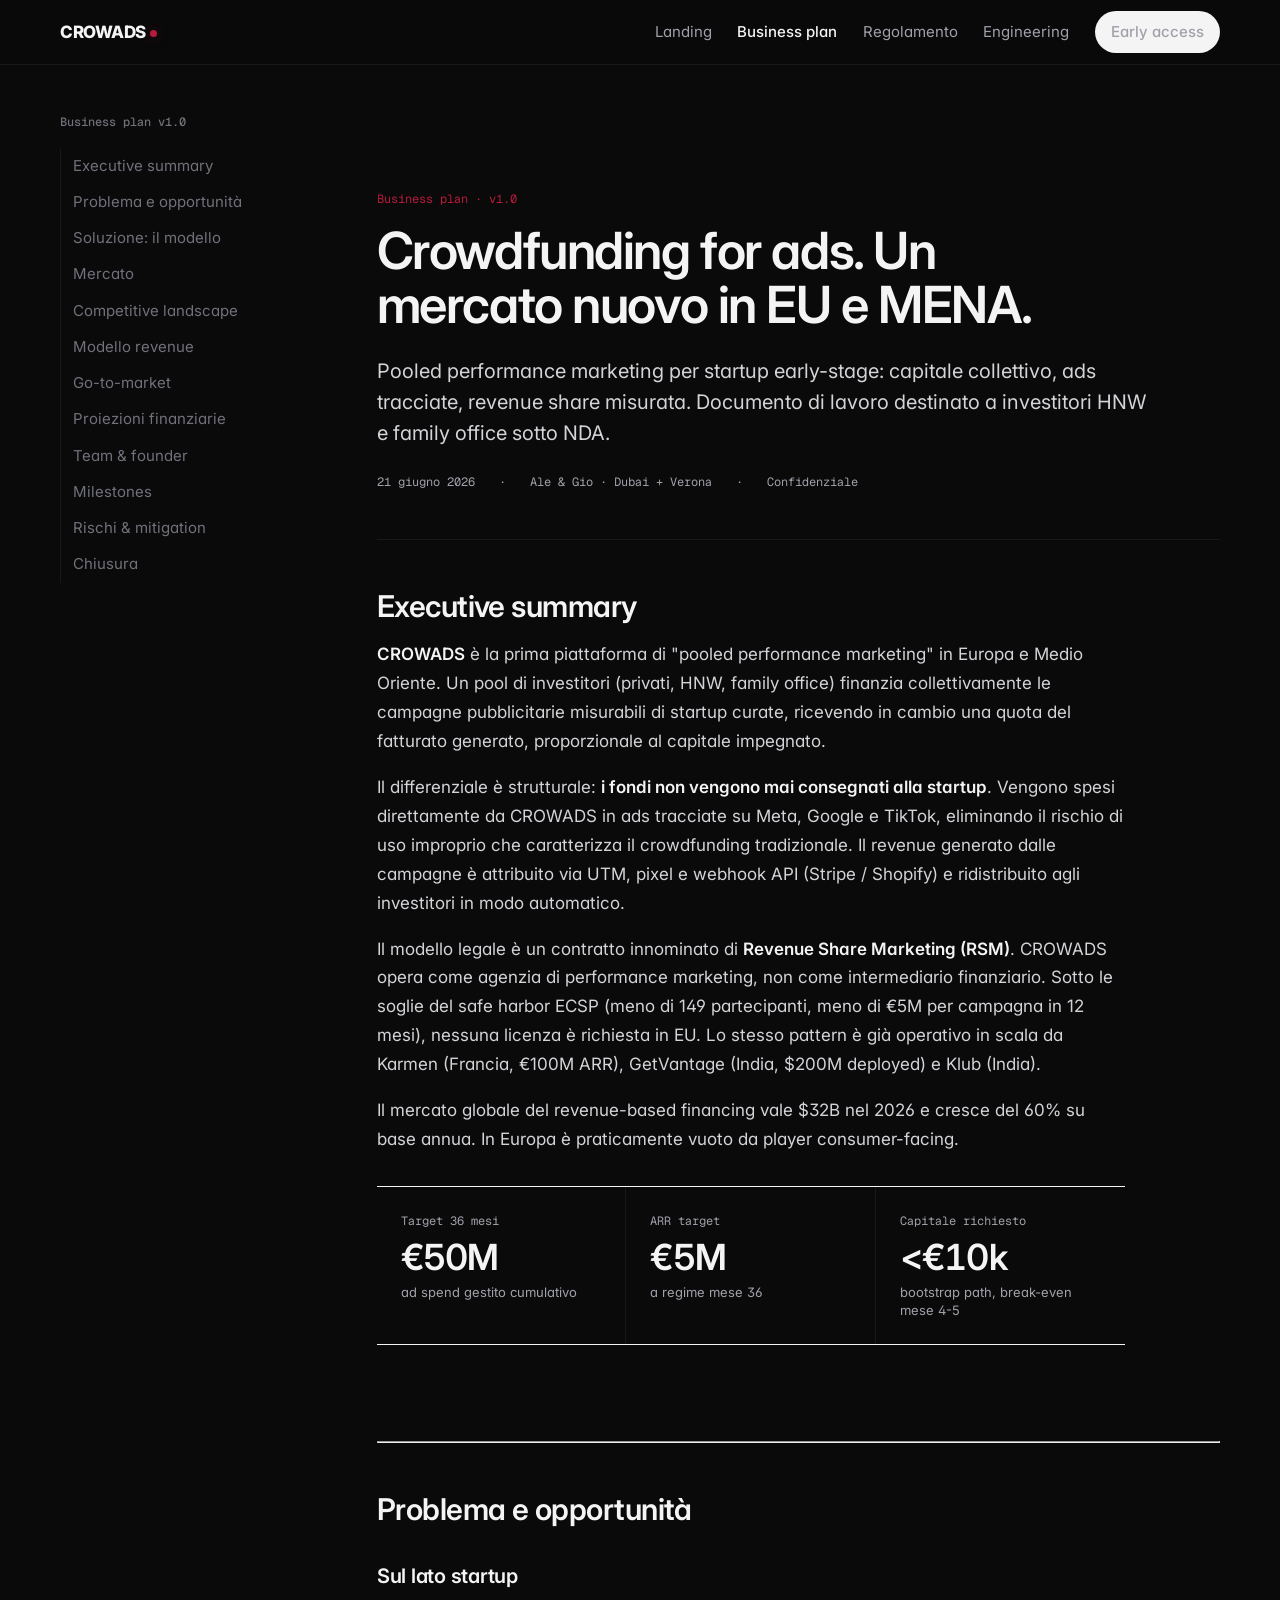
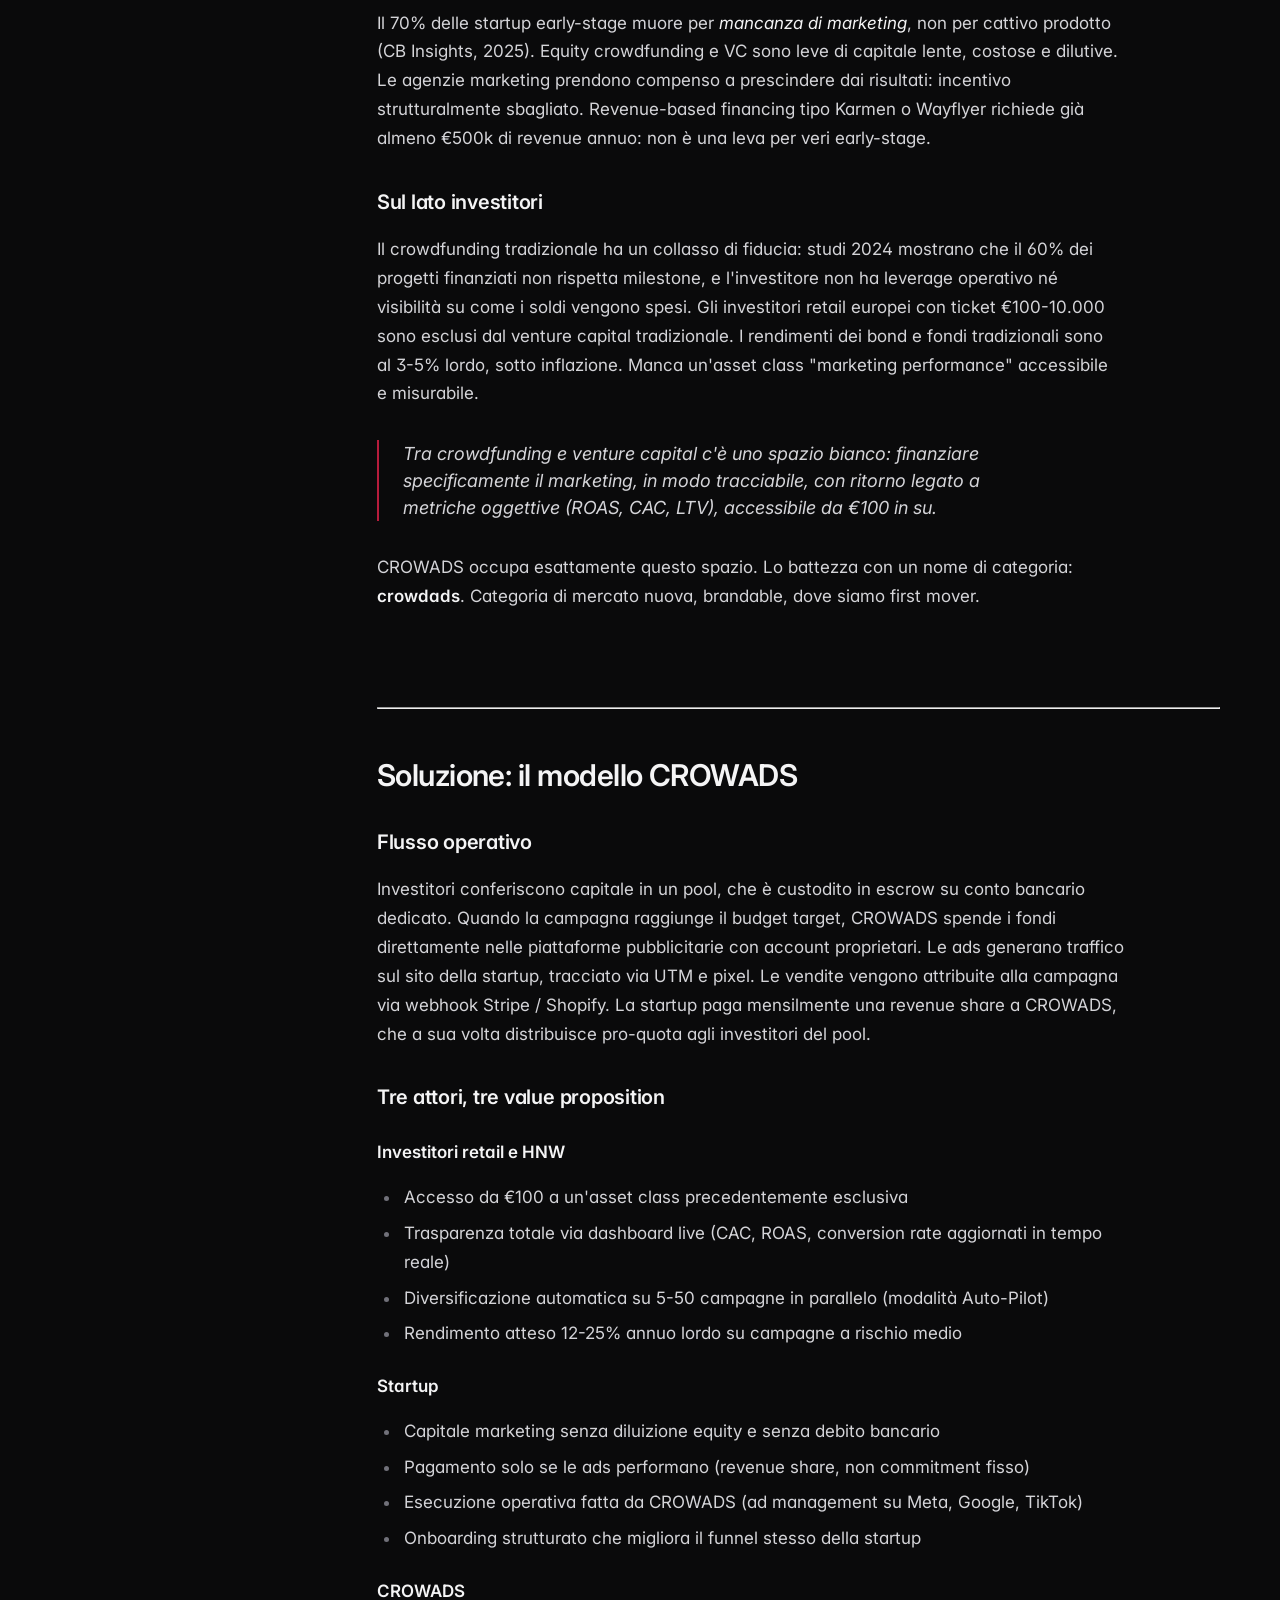
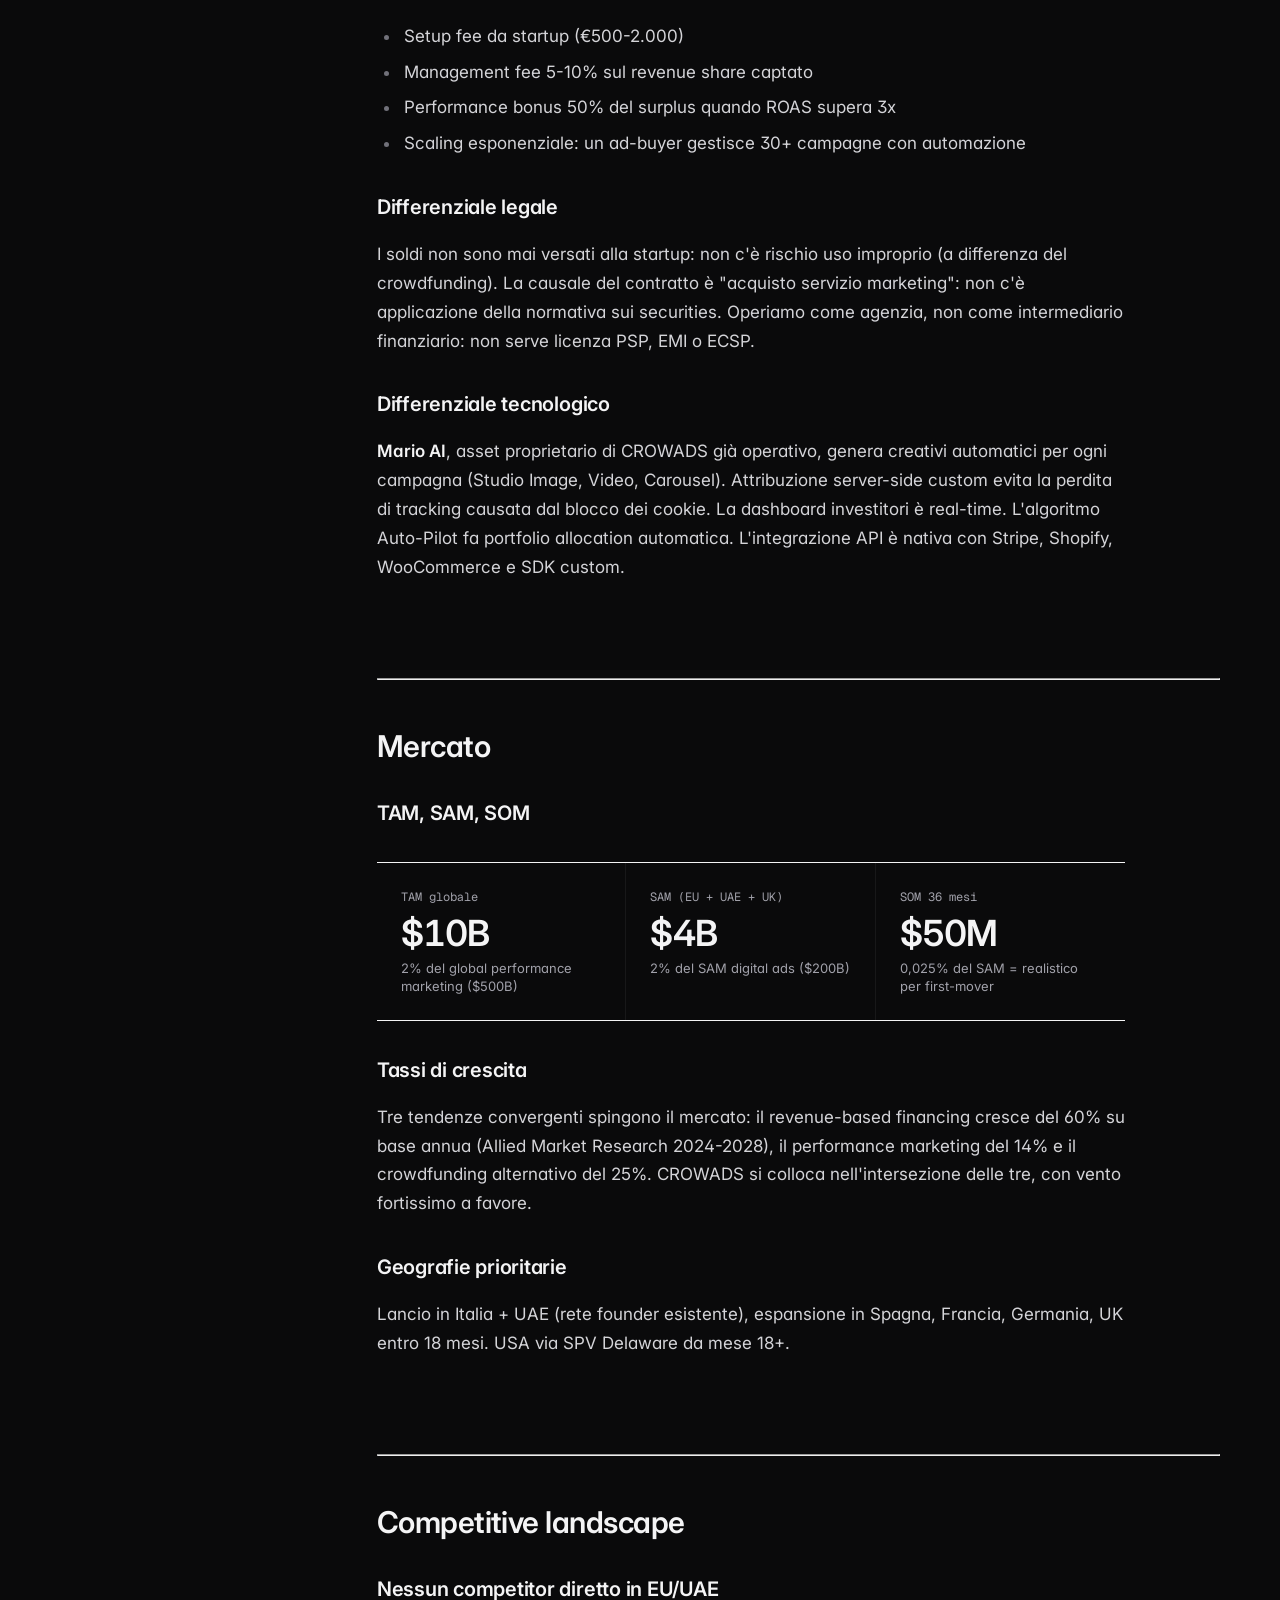
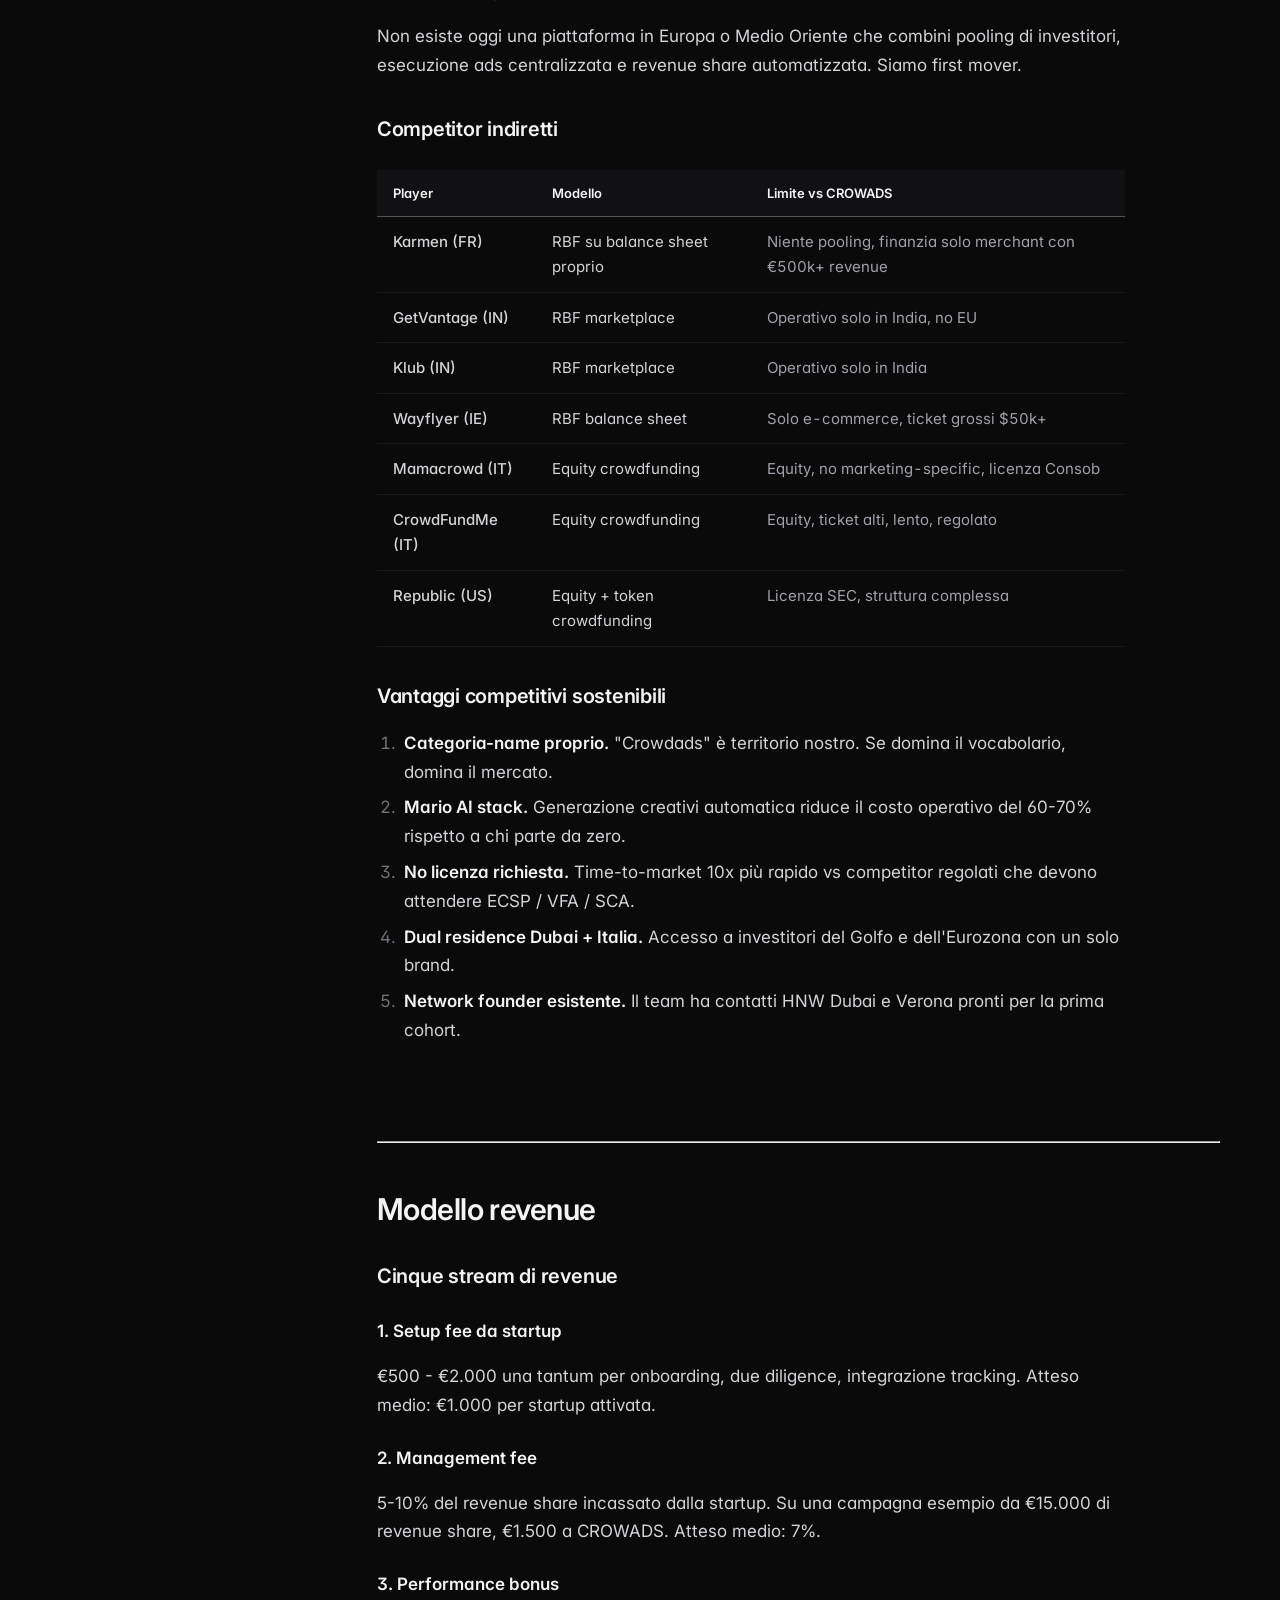
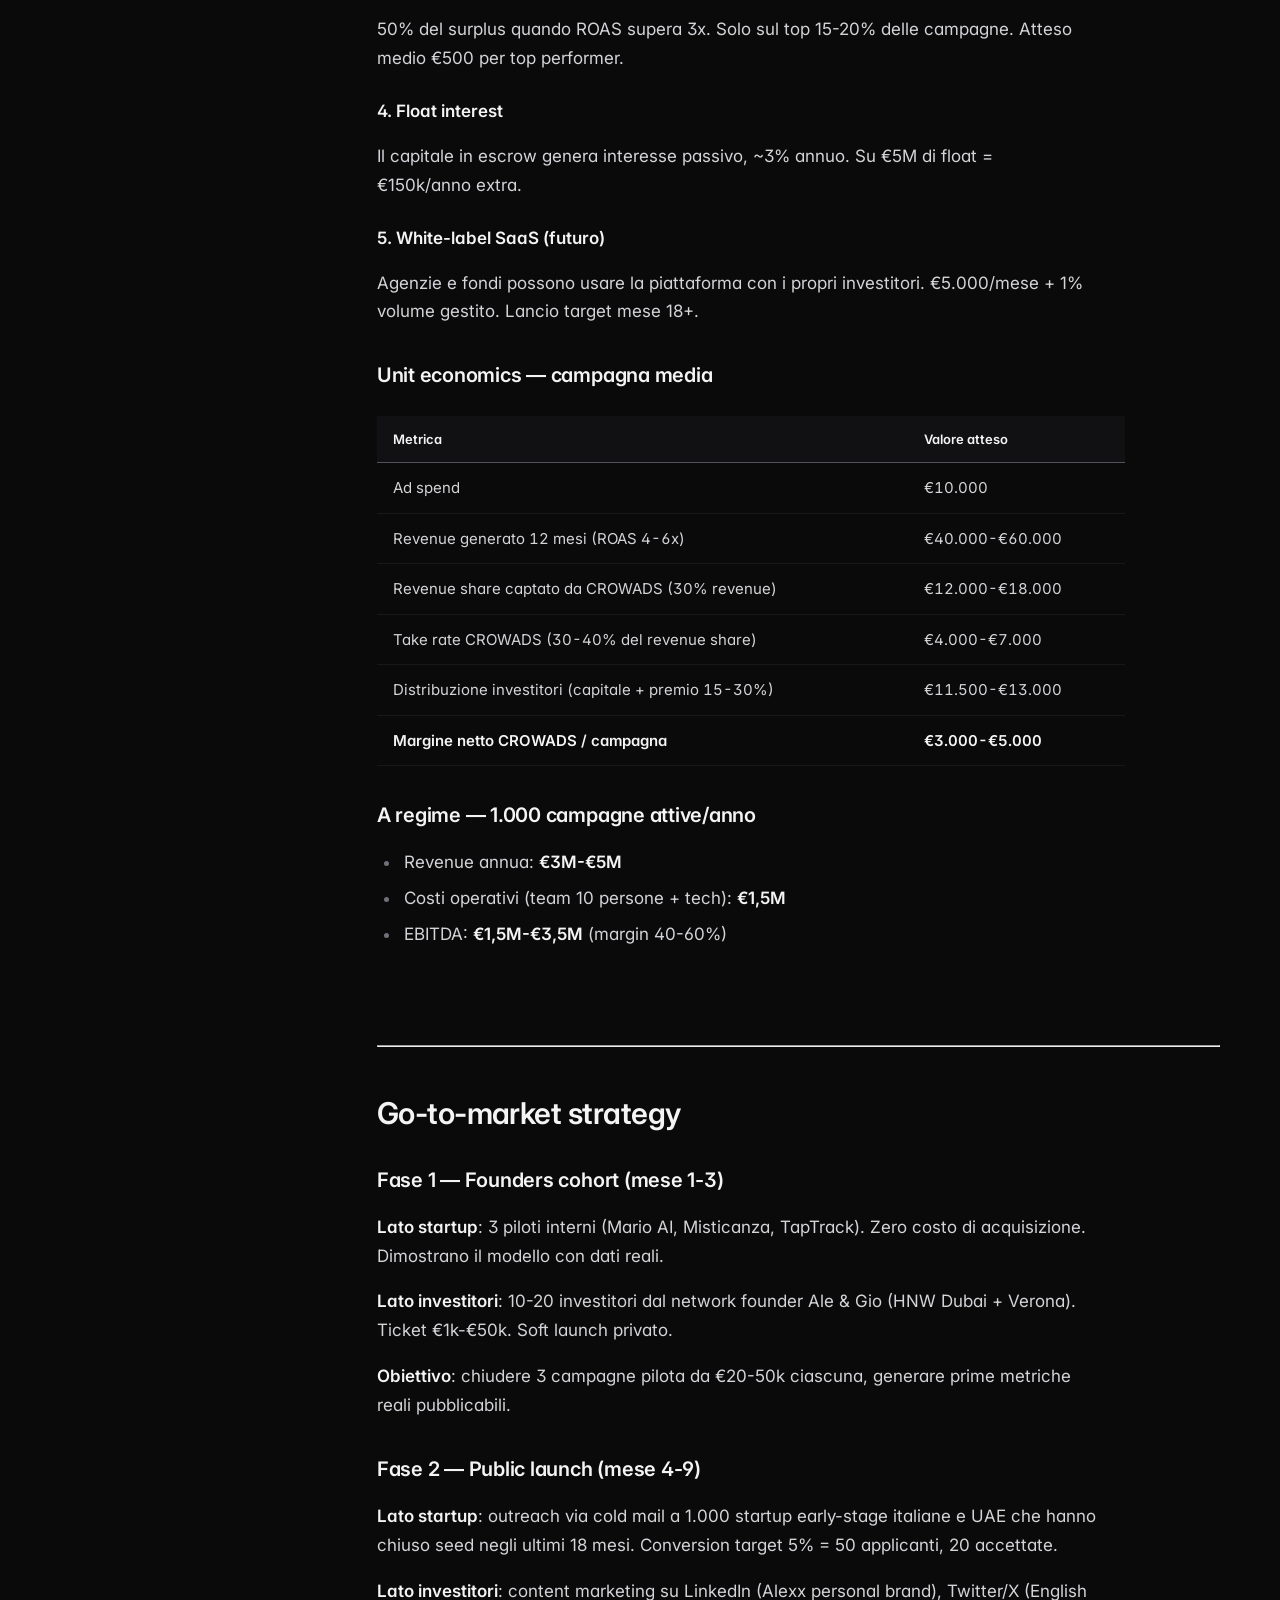
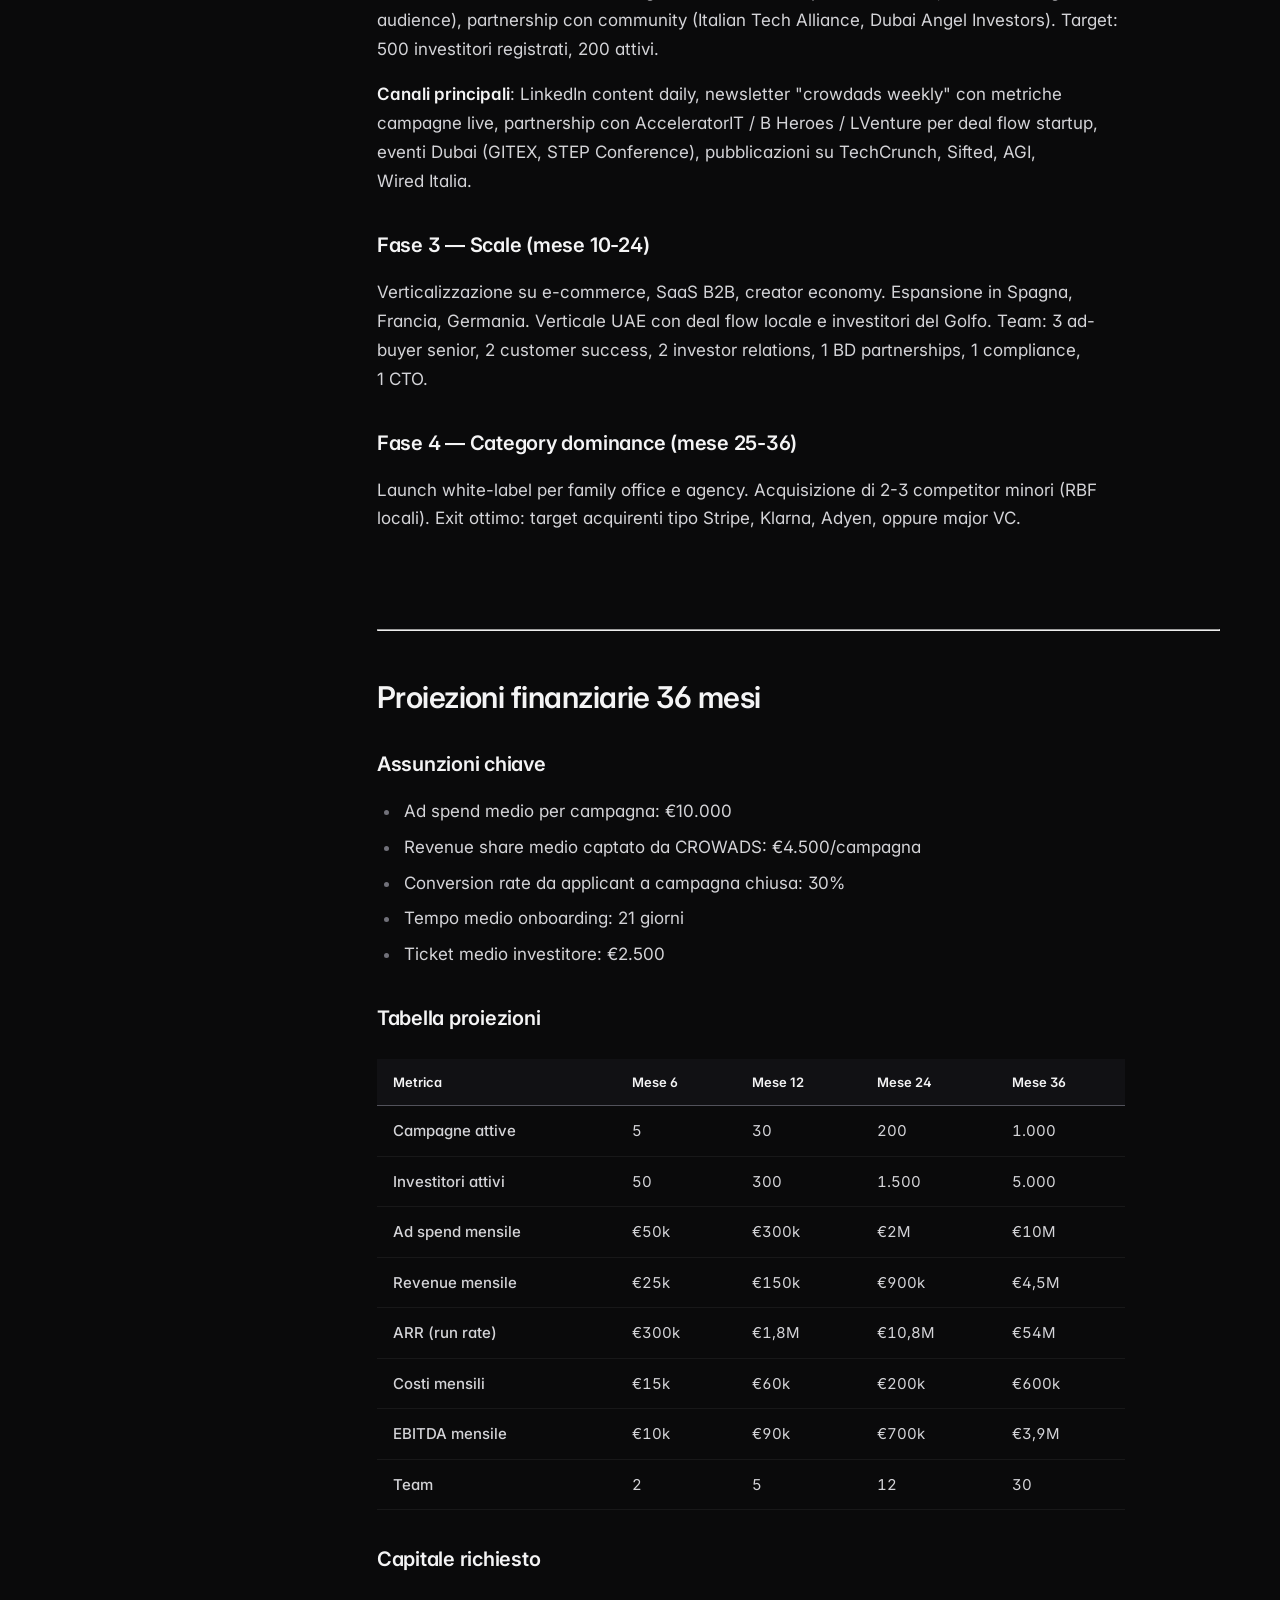
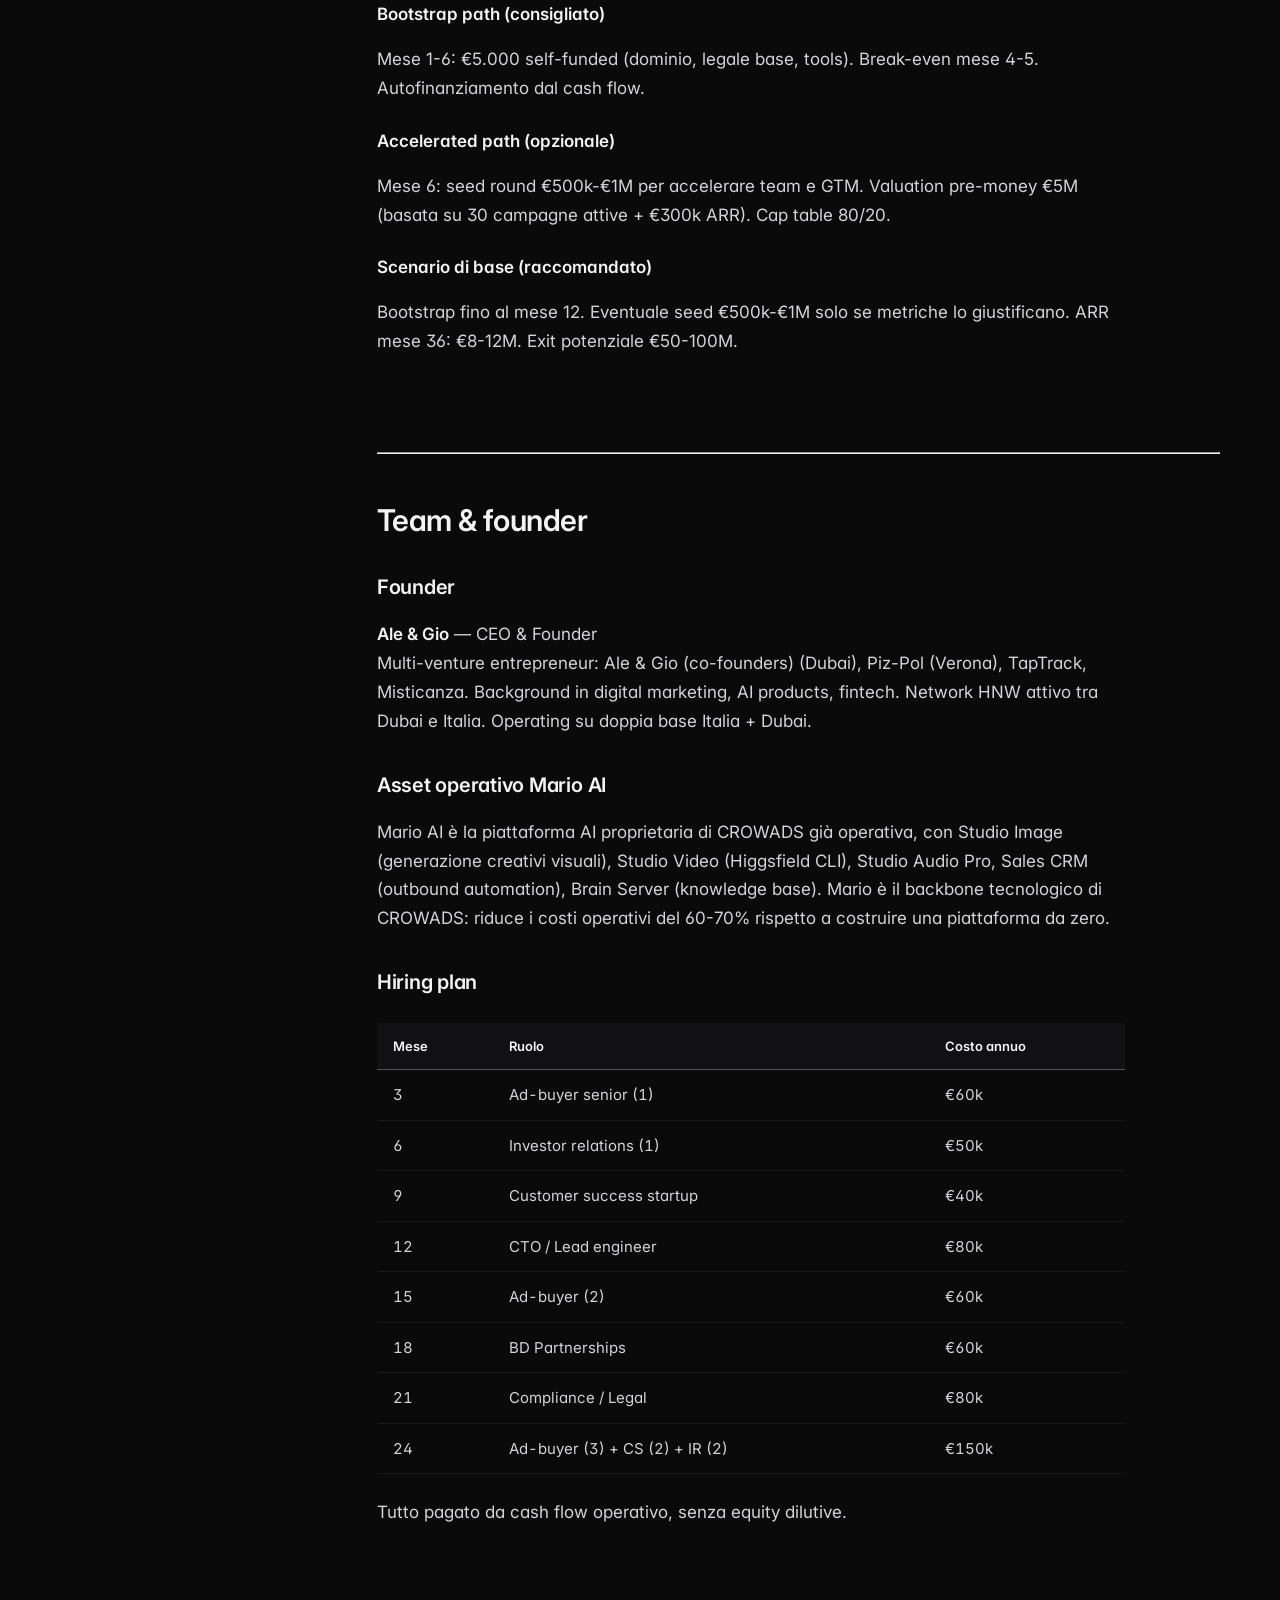
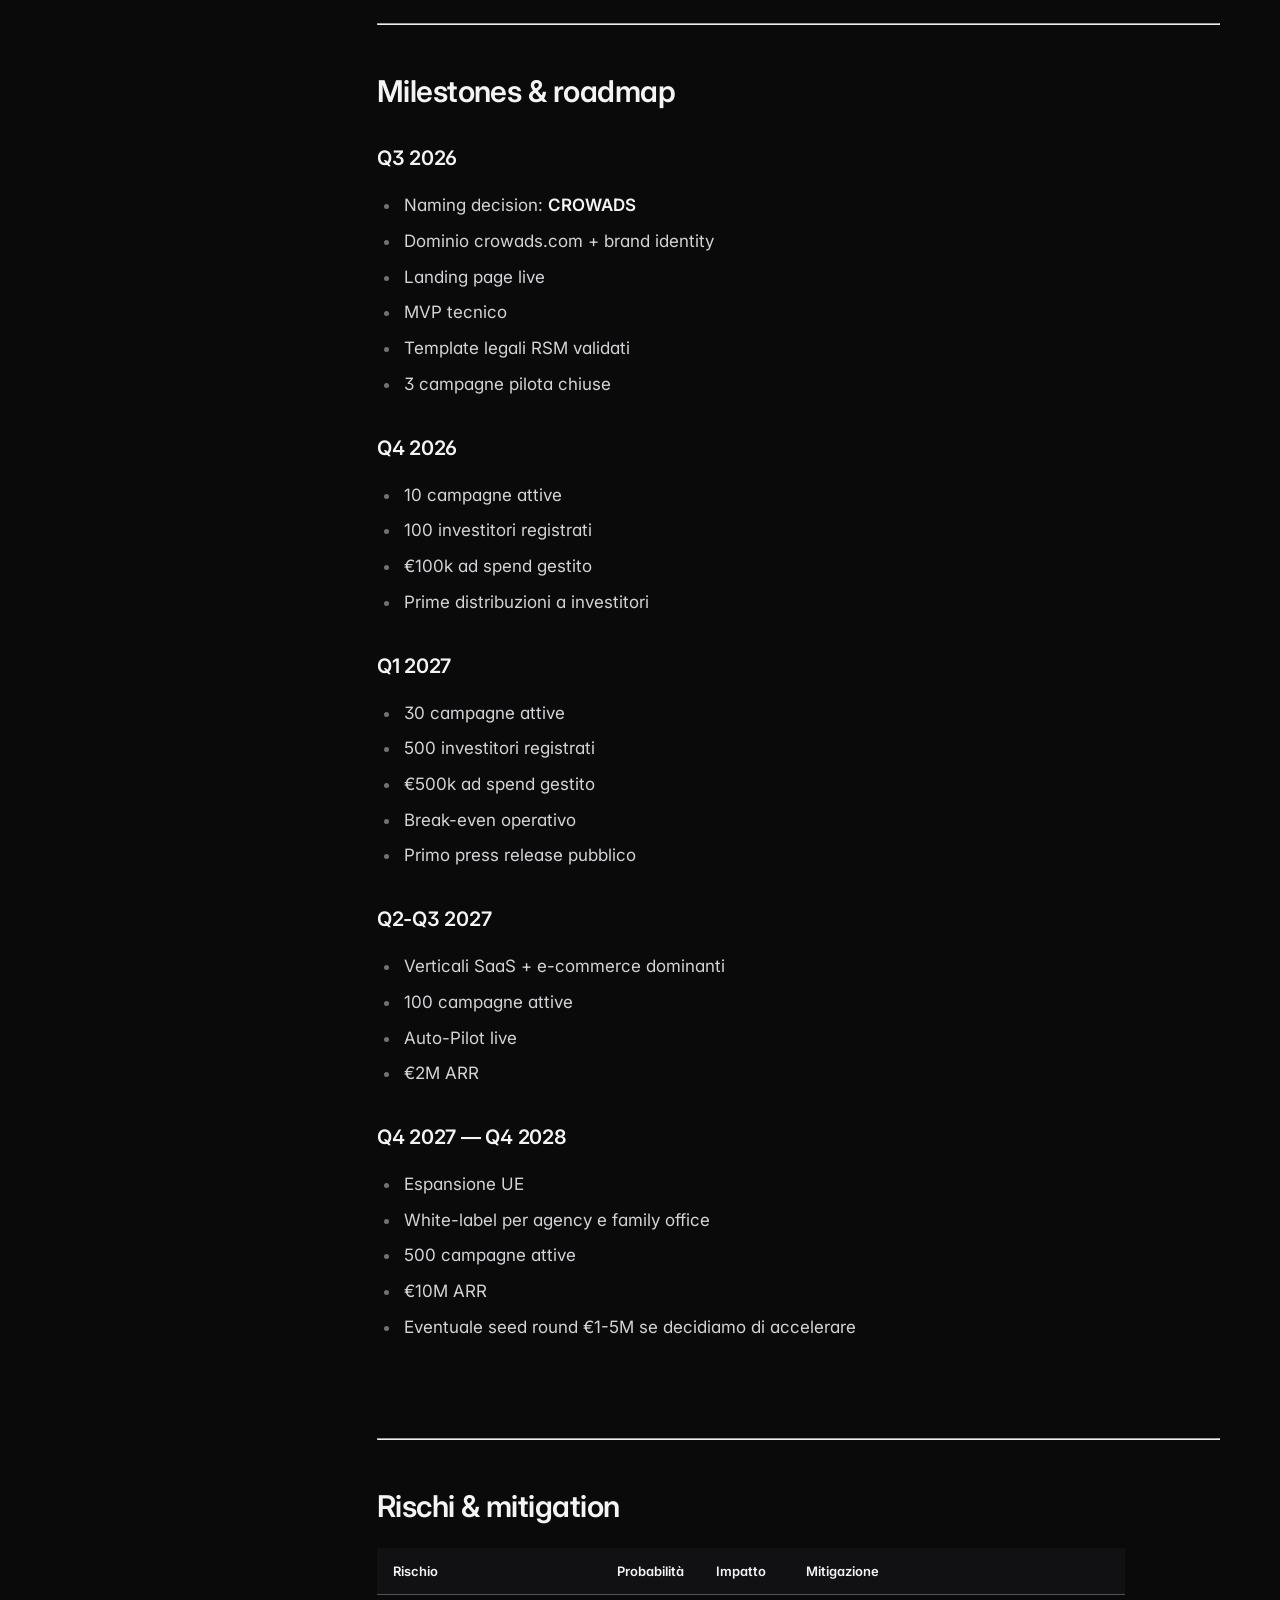
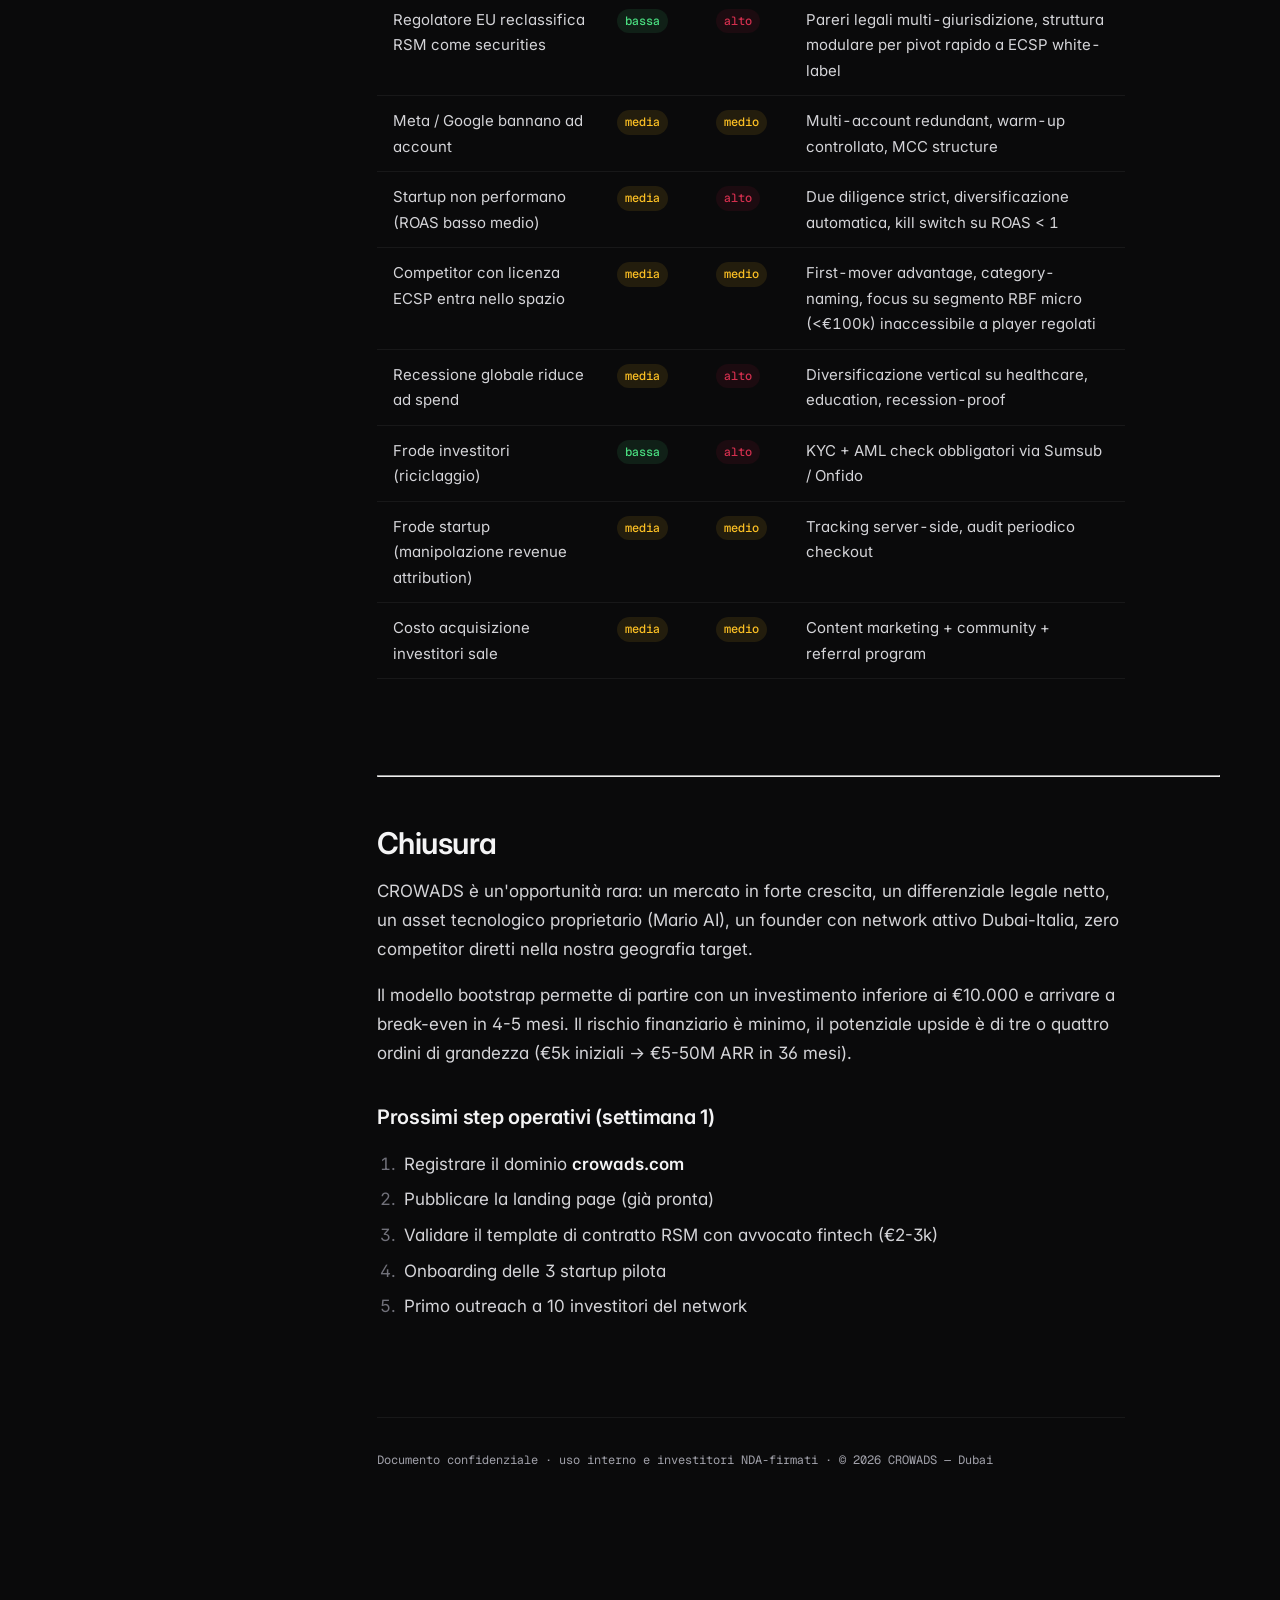
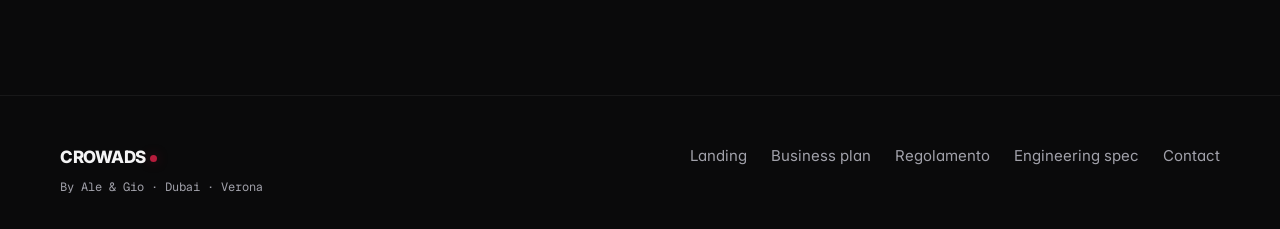
<file: business-plan/index.html>
<!DOCTYPE html>
<html lang="it">
<head>
<meta charset="UTF-8">
<meta name="viewport" content="width=device-width, initial-scale=1.0">
<meta name="description" content="CROWADS · Business plan v1.0 · Ale & Gio · 21 giugno 2026">
<title>CROWADS — Business plan</title>
<link rel="stylesheet" href="../assets/styles.css">
<style>
  .doc-header {
    padding: clamp(3rem, 6vw, 5rem) 0 var(--s-7);
    border-bottom: 1px solid var(--hairline);
    margin-bottom: var(--s-7);
  }
  .doc-header .label {
    font-family: var(--font-mono);
    font-size: var(--t-tiny);
    color: var(--accent);
    margin-bottom: var(--s-4);
  }
  .doc-header h1 {
    font-size: clamp(2.25rem, 4vw, 3.25rem);
    font-weight: 600;
    letter-spacing: -0.028em;
    line-height: 1.05;
    margin: 0 0 var(--s-3);
    text-wrap: balance;
  }
  .doc-header .meta {
    display: flex;
    gap: var(--s-5);
    flex-wrap: wrap;
    margin-top: var(--s-5);
    font-family: var(--font-mono);
    font-size: var(--t-tiny);
    color: var(--ink-3);
  }
  .doc-header .meta span { display: inline-block; }

  /* Pull quotes / callouts inline in prose */
  .pull {
    border-left: 2px solid var(--accent);
    padding: 0 0 0 var(--s-5);
    margin: var(--s-6) 0;
    font-style: italic;
    font-size: 1.125rem;
    color: var(--ink-2);
    line-height: 1.5;
    max-width: 60ch;
  }

  /* Big number callouts (TAM SAM SOM etc.) */
  .nums {
    display: grid;
    grid-template-columns: repeat(3, 1fr);
    gap: 1px;
    background: var(--hairline);
    border-top: 1px solid var(--ink);
    border-bottom: 1px solid var(--ink);
    margin: var(--s-6) 0;
  }
  @media (max-width: 640px) { .nums { grid-template-columns: 1fr; } }
  .nums .cell {
    background: var(--bg);
    padding: var(--s-5);
    display: flex;
    flex-direction: column;
    gap: var(--s-2);
  }
  .nums .cell .k {
    font-family: var(--font-mono);
    font-size: var(--t-tiny);
    color: var(--ink-3);
  }
  .nums .cell .v {
    font-family: var(--font-sans);
    font-size: clamp(1.75rem, 3vw, 2.25rem);
    font-weight: 600;
    letter-spacing: -0.025em;
    line-height: 1;
    color: var(--ink);
    font-variant-numeric: tabular-nums;
  }
  .nums .cell .desc {
    font-size: var(--t-micro);
    color: var(--ink-3);
    line-height: 1.4;
  }

  /* Comparison table */
  .compare {
    width: 100%;
    border-collapse: collapse;
    margin: var(--s-6) 0;
    font-size: var(--t-small);
  }
  .compare th, .compare td {
    text-align: left;
    padding: var(--s-3) var(--s-4);
    border-bottom: 1px solid var(--hairline);
    vertical-align: top;
  }
  .compare th {
    font-weight: 600;
    border-bottom: 1px solid var(--ink);
    font-size: var(--t-micro);
  }
  .compare td.name { font-weight: 500; }
  .compare td.muted { color: var(--ink-3); }

  /* Risk table colored */
  .risk-tab tr { border-bottom: 1px solid var(--hairline); }
  .risk-tab .pill {
    display: inline-block;
    font-size: var(--t-tiny);
    font-weight: 500;
    padding: 2px 8px;
    border-radius: var(--r-pill);
    font-family: var(--font-mono);
  }
  .risk-tab .pill.low { background: rgba(74,222,128,0.10); color: #4ADE80; }
  .risk-tab .pill.med { background: rgba(251,191,36,0.10); color: #FBBF24; }
  .risk-tab .pill.high { background: var(--accent-soft); color: var(--accent-hi); }

  /* Section break */
  .section-rule {
    height: 1px;
    background: var(--hairline);
    margin: var(--s-9) 0 var(--s-7);
    width: 100%;
  }

  .doc-foot {
    margin-top: var(--s-9);
    padding-top: var(--s-6);
    border-top: 1px solid var(--hairline);
    font-family: var(--font-mono);
    font-size: var(--t-tiny);
    color: var(--ink-3);
  }
</style>
</head>
<body>

<header class="nav">
  <div class="nav-inner">
    <a href="/" class="brand">CROWADS<span class="dot"></span></a>
    <nav class="nav-links">
      <a href="../landing/">Landing</a>
      <a href="../business-plan/" aria-current="page">Business plan</a>
      <a href="../regolamento/">Regolamento</a>
      <a href="../spec/">Engineering</a>
      <a href="landing.html#cta" class="nav-cta">Early access</a>
    </nav>
  </div>
</header>

<button class="toc-mobile-trigger" aria-label="Apri indice">TOC</button>

<div class="doc-drawer toc-drawer">
  <div class="toc-drawer-panel">
    <div class="toc-label">Indice — Business plan</div>
    <ol class="toc-list">
      <li><a href="#executive-summary">Executive summary</a></li>
      <li><a href="#problema">Problema e opportunità</a></li>
      <li><a href="#soluzione">Soluzione: il modello</a></li>
      <li><a href="#mercato">Mercato</a></li>
      <li><a href="#competitor">Competitive landscape</a></li>
      <li><a href="#revenue">Modello revenue</a></li>
      <li><a href="#gtm">Go-to-market</a></li>
      <li><a href="#finanziarie">Proiezioni finanziarie</a></li>
      <li><a href="#team">Team & founder</a></li>
      <li><a href="#milestones">Milestones</a></li>
      <li><a href="#rischi">Rischi & mitigation</a></li>
      <li><a href="#chiusura">Chiusura</a></li>
    </ol>
  </div>
</div>

<div class="doc-layout">

  <!-- TOC desktop -->
  <aside class="toc-aside">
    <div class="toc-label">Business plan v1.0</div>
    <ol class="toc-list">
      <li><a href="#executive-summary">Executive summary</a></li>
      <li><a href="#problema">Problema e opportunità</a></li>
      <li><a href="#soluzione">Soluzione: il modello</a></li>
      <li><a href="#mercato">Mercato</a></li>
      <li><a href="#competitor">Competitive landscape</a></li>
      <li><a href="#revenue">Modello revenue</a></li>
      <li><a href="#gtm">Go-to-market</a></li>
      <li><a href="#finanziarie">Proiezioni finanziarie</a></li>
      <li><a href="#team">Team & founder</a></li>
      <li><a href="#milestones">Milestones</a></li>
      <li><a href="#rischi">Rischi & mitigation</a></li>
      <li><a href="#chiusura">Chiusura</a></li>
    </ol>
  </aside>

  <!-- DOC CONTENT -->
  <article>
    <header class="doc-header">
      <div class="label">Business plan · v1.0</div>
      <h1>Crowdfunding for ads. Un mercato nuovo in EU e MENA.</h1>
      <p class="lede" style="margin-top: var(--s-5);">Pooled performance marketing per startup early-stage: capitale collettivo, ads tracciate, revenue share misurata. Documento di lavoro destinato a investitori HNW e family office sotto NDA.</p>
      <div class="meta">
        <span>21 giugno 2026</span>
        <span>·</span>
        <span>Ale & Gio · Dubai + Verona</span>
        <span>·</span>
        <span>Confidenziale</span>
      </div>
    </header>

    <section id="executive-summary" class="prose">
      <h2>Executive summary</h2>
      <p><strong>CROWADS</strong> è la prima piattaforma di "pooled performance marketing" in Europa e Medio Oriente. Un pool di investitori (privati, HNW, family office) finanzia collettivamente le campagne pubblicitarie misurabili di startup curate, ricevendo in cambio una quota del fatturato generato, proporzionale al capitale impegnato.</p>

      <p>Il differenziale è strutturale: <strong>i fondi non vengono mai consegnati alla startup</strong>. Vengono spesi direttamente da CROWADS in ads tracciate su Meta, Google e TikTok, eliminando il rischio di uso improprio che caratterizza il crowdfunding tradizionale. Il revenue generato dalle campagne è attribuito via UTM, pixel e webhook API (Stripe / Shopify) e ridistribuito agli investitori in modo automatico.</p>

      <p>Il modello legale è un contratto innominato di <strong>Revenue Share Marketing (RSM)</strong>. CROWADS opera come agenzia di performance marketing, non come intermediario finanziario. Sotto le soglie del safe harbor ECSP (meno di 149 partecipanti, meno di €5M per campagna in 12 mesi), nessuna licenza è richiesta in EU. Lo stesso pattern è già operativo in scala da Karmen (Francia, €100M ARR), GetVantage (India, $200M deployed) e Klub (India).</p>

      <p>Il mercato globale del revenue-based financing vale $32B nel 2026 e cresce del 60% su base annua. In Europa è praticamente vuoto da player consumer-facing.</p>

      <div class="nums">
        <div class="cell">
          <span class="k">Target 36 mesi</span>
          <span class="v tnum">€50M</span>
          <span class="desc">ad spend gestito cumulativo</span>
        </div>
        <div class="cell">
          <span class="k">ARR target</span>
          <span class="v tnum">€5M</span>
          <span class="desc">a regime mese 36</span>
        </div>
        <div class="cell">
          <span class="k">Capitale richiesto</span>
          <span class="v tnum">&lt;€10k</span>
          <span class="desc">bootstrap path, break-even mese 4-5</span>
        </div>
      </div>
    </section>

    <hr class="section-rule">

    <section id="problema" class="prose">
      <h2>Problema e opportunità</h2>

      <h3>Sul lato startup</h3>
      <p>Il 70% delle startup early-stage muore per <em>mancanza di marketing</em>, non per cattivo prodotto (CB Insights, 2025). Equity crowdfunding e VC sono leve di capitale lente, costose e dilutive. Le agenzie marketing prendono compenso a prescindere dai risultati: incentivo strutturalmente sbagliato. Revenue-based financing tipo Karmen o Wayflyer richiede già almeno €500k di revenue annuo: non è una leva per veri early-stage.</p>

      <h3>Sul lato investitori</h3>
      <p>Il crowdfunding tradizionale ha un collasso di fiducia: studi 2024 mostrano che il 60% dei progetti finanziati non rispetta milestone, e l'investitore non ha leverage operativo né visibilità su come i soldi vengono spesi. Gli investitori retail europei con ticket €100-10.000 sono esclusi dal venture capital tradizionale. I rendimenti dei bond e fondi tradizionali sono al 3-5% lordo, sotto inflazione. Manca un'asset class "marketing performance" accessibile e misurabile.</p>

      <div class="pull">Tra crowdfunding e venture capital c'è uno spazio bianco: finanziare specificamente il marketing, in modo tracciabile, con ritorno legato a metriche oggettive (ROAS, CAC, LTV), accessibile da €100 in su.</div>

      <p>CROWADS occupa esattamente questo spazio. Lo battezza con un nome di categoria: <strong>crowdads</strong>. Categoria di mercato nuova, brandable, dove siamo first mover.</p>
    </section>

    <hr class="section-rule">

    <section id="soluzione" class="prose">
      <h2>Soluzione: il modello CROWADS</h2>

      <h3>Flusso operativo</h3>
      <p>Investitori conferiscono capitale in un pool, che è custodito in escrow su conto bancario dedicato. Quando la campagna raggiunge il budget target, CROWADS spende i fondi direttamente nelle piattaforme pubblicitarie con account proprietari. Le ads generano traffico sul sito della startup, tracciato via UTM e pixel. Le vendite vengono attribuite alla campagna via webhook Stripe / Shopify. La startup paga mensilmente una revenue share a CROWADS, che a sua volta distribuisce pro-quota agli investitori del pool.</p>

      <h3>Tre attori, tre value proposition</h3>

      <h4>Investitori retail e HNW</h4>
      <ul>
        <li>Accesso da €100 a un'asset class precedentemente esclusiva</li>
        <li>Trasparenza totale via dashboard live (CAC, ROAS, conversion rate aggiornati in tempo reale)</li>
        <li>Diversificazione automatica su 5-50 campagne in parallelo (modalità Auto-Pilot)</li>
        <li>Rendimento atteso 12-25% annuo lordo su campagne a rischio medio</li>
      </ul>

      <h4>Startup</h4>
      <ul>
        <li>Capitale marketing senza diluizione equity e senza debito bancario</li>
        <li>Pagamento solo se le ads performano (revenue share, non commitment fisso)</li>
        <li>Esecuzione operativa fatta da CROWADS (ad management su Meta, Google, TikTok)</li>
        <li>Onboarding strutturato che migliora il funnel stesso della startup</li>
      </ul>

      <h4>CROWADS</h4>
      <ul>
        <li>Setup fee da startup (€500-2.000)</li>
        <li>Management fee 5-10% sul revenue share captato</li>
        <li>Performance bonus 50% del surplus quando ROAS supera 3x</li>
        <li>Scaling esponenziale: un ad-buyer gestisce 30+ campagne con automazione</li>
      </ul>

      <h3>Differenziale legale</h3>
      <p>I soldi non sono mai versati alla startup: non c'è rischio uso improprio (a differenza del crowdfunding). La causale del contratto è "acquisto servizio marketing": non c'è applicazione della normativa sui securities. Operiamo come agenzia, non come intermediario finanziario: non serve licenza PSP, EMI o ECSP.</p>

      <h3>Differenziale tecnologico</h3>
      <p><strong>Mario AI</strong>, asset proprietario di CROWADS già operativo, genera creativi automatici per ogni campagna (Studio Image, Video, Carousel). Attribuzione server-side custom evita la perdita di tracking causata dal blocco dei cookie. La dashboard investitori è real-time. L'algoritmo Auto-Pilot fa portfolio allocation automatica. L'integrazione API è nativa con Stripe, Shopify, WooCommerce e SDK custom.</p>
    </section>

    <hr class="section-rule">

    <section id="mercato" class="prose">
      <h2>Mercato</h2>

      <h3>TAM, SAM, SOM</h3>
      <div class="nums">
        <div class="cell">
          <span class="k">TAM globale</span>
          <span class="v tnum">$10B</span>
          <span class="desc">2% del global performance marketing ($500B)</span>
        </div>
        <div class="cell">
          <span class="k">SAM (EU + UAE + UK)</span>
          <span class="v tnum">$4B</span>
          <span class="desc">2% del SAM digital ads ($200B)</span>
        </div>
        <div class="cell">
          <span class="k">SOM 36 mesi</span>
          <span class="v tnum">$50M</span>
          <span class="desc">0,025% del SAM = realistico per first-mover</span>
        </div>
      </div>

      <h3>Tassi di crescita</h3>
      <p>Tre tendenze convergenti spingono il mercato: il revenue-based financing cresce del 60% su base annua (Allied Market Research 2024-2028), il performance marketing del 14% e il crowdfunding alternativo del 25%. CROWADS si colloca nell'intersezione delle tre, con vento fortissimo a favore.</p>

      <h3>Geografie prioritarie</h3>
      <p>Lancio in Italia + UAE (rete founder esistente), espansione in Spagna, Francia, Germania, UK entro 18 mesi. USA via SPV Delaware da mese 18+.</p>
    </section>

    <hr class="section-rule">

    <section id="competitor" class="prose">
      <h2>Competitive landscape</h2>

      <h3>Nessun competitor diretto in EU/UAE</h3>
      <p>Non esiste oggi una piattaforma in Europa o Medio Oriente che combini pooling di investitori, esecuzione ads centralizzata e revenue share automatizzata. Siamo first mover.</p>

      <h3>Competitor indiretti</h3>
      <table class="compare">
        <thead>
          <tr>
            <th>Player</th>
            <th>Modello</th>
            <th>Limite vs CROWADS</th>
          </tr>
        </thead>
        <tbody>
          <tr><td class="name">Karmen (FR)</td><td>RBF su balance sheet proprio</td><td class="muted">Niente pooling, finanzia solo merchant con €500k+ revenue</td></tr>
          <tr><td class="name">GetVantage (IN)</td><td>RBF marketplace</td><td class="muted">Operativo solo in India, no EU</td></tr>
          <tr><td class="name">Klub (IN)</td><td>RBF marketplace</td><td class="muted">Operativo solo in India</td></tr>
          <tr><td class="name">Wayflyer (IE)</td><td>RBF balance sheet</td><td class="muted">Solo e-commerce, ticket grossi $50k+</td></tr>
          <tr><td class="name">Mamacrowd (IT)</td><td>Equity crowdfunding</td><td class="muted">Equity, no marketing-specific, licenza Consob</td></tr>
          <tr><td class="name">CrowdFundMe (IT)</td><td>Equity crowdfunding</td><td class="muted">Equity, ticket alti, lento, regolato</td></tr>
          <tr><td class="name">Republic (US)</td><td>Equity + token crowdfunding</td><td class="muted">Licenza SEC, struttura complessa</td></tr>
        </tbody>
      </table>

      <h3>Vantaggi competitivi sostenibili</h3>
      <ol>
        <li><strong>Categoria-name proprio.</strong> "Crowdads" è territorio nostro. Se domina il vocabolario, domina il mercato.</li>
        <li><strong>Mario AI stack.</strong> Generazione creativi automatica riduce il costo operativo del 60-70% rispetto a chi parte da zero.</li>
        <li><strong>No licenza richiesta.</strong> Time-to-market 10x più rapido vs competitor regolati che devono attendere ECSP / VFA / SCA.</li>
        <li><strong>Dual residence Dubai + Italia.</strong> Accesso a investitori del Golfo e dell'Eurozona con un solo brand.</li>
        <li><strong>Network founder esistente.</strong> Il team ha contatti HNW Dubai e Verona pronti per la prima cohort.</li>
      </ol>
    </section>

    <hr class="section-rule">

    <section id="revenue" class="prose">
      <h2>Modello revenue</h2>

      <h3>Cinque stream di revenue</h3>

      <h4>1. Setup fee da startup</h4>
      <p>€500 - €2.000 una tantum per onboarding, due diligence, integrazione tracking. Atteso medio: €1.000 per startup attivata.</p>

      <h4>2. Management fee</h4>
      <p>5-10% del revenue share incassato dalla startup. Su una campagna esempio da €15.000 di revenue share, €1.500 a CROWADS. Atteso medio: 7%.</p>

      <h4>3. Performance bonus</h4>
      <p>50% del surplus quando ROAS supera 3x. Solo sul top 15-20% delle campagne. Atteso medio €500 per top performer.</p>

      <h4>4. Float interest</h4>
      <p>Il capitale in escrow genera interesse passivo, ~3% annuo. Su €5M di float = €150k/anno extra.</p>

      <h4>5. White-label SaaS (futuro)</h4>
      <p>Agenzie e fondi possono usare la piattaforma con i propri investitori. €5.000/mese + 1% volume gestito. Lancio target mese 18+.</p>

      <h3>Unit economics — campagna media</h3>
      <table class="compare">
        <thead><tr><th>Metrica</th><th>Valore atteso</th></tr></thead>
        <tbody>
          <tr><td>Ad spend</td><td class="tnum">€10.000</td></tr>
          <tr><td>Revenue generato 12 mesi (ROAS 4-6x)</td><td class="tnum">€40.000-€60.000</td></tr>
          <tr><td>Revenue share captato da CROWADS (30% revenue)</td><td class="tnum">€12.000-€18.000</td></tr>
          <tr><td>Take rate CROWADS (30-40% del revenue share)</td><td class="tnum">€4.000-€7.000</td></tr>
          <tr><td>Distribuzione investitori (capitale + premio 15-30%)</td><td class="tnum">€11.500-€13.000</td></tr>
          <tr><td><strong>Margine netto CROWADS / campagna</strong></td><td class="tnum"><strong>€3.000-€5.000</strong></td></tr>
        </tbody>
      </table>

      <h3>A regime — 1.000 campagne attive/anno</h3>
      <ul>
        <li>Revenue annua: <strong>€3M-€5M</strong></li>
        <li>Costi operativi (team 10 persone + tech): <strong>€1,5M</strong></li>
        <li>EBITDA: <strong>€1,5M-€3,5M</strong> (margin 40-60%)</li>
      </ul>
    </section>

    <hr class="section-rule">

    <section id="gtm" class="prose">
      <h2>Go-to-market strategy</h2>

      <h3>Fase 1 — Founders cohort (mese 1-3)</h3>
      <p><strong>Lato startup</strong>: 3 piloti interni (Mario AI, Misticanza, TapTrack). Zero costo di acquisizione. Dimostrano il modello con dati reali.</p>
      <p><strong>Lato investitori</strong>: 10-20 investitori dal network founder Ale & Gio (HNW Dubai + Verona). Ticket €1k-€50k. Soft launch privato.</p>
      <p><strong>Obiettivo</strong>: chiudere 3 campagne pilota da €20-50k ciascuna, generare prime metriche reali pubblicabili.</p>

      <h3>Fase 2 — Public launch (mese 4-9)</h3>
      <p><strong>Lato startup</strong>: outreach via cold mail a 1.000 startup early-stage italiane e UAE che hanno chiuso seed negli ultimi 18 mesi. Conversion target 5% = 50 applicanti, 20 accettate.</p>
      <p><strong>Lato investitori</strong>: content marketing su LinkedIn (Alexx personal brand), Twitter/X (English audience), partnership con community (Italian Tech Alliance, Dubai Angel Investors). Target: 500 investitori registrati, 200 attivi.</p>
      <p><strong>Canali principali</strong>: LinkedIn content daily, newsletter "crowdads weekly" con metriche campagne live, partnership con AcceleratorIT / B Heroes / LVenture per deal flow startup, eventi Dubai (GITEX, STEP Conference), pubblicazioni su TechCrunch, Sifted, AGI, Wired Italia.</p>

      <h3>Fase 3 — Scale (mese 10-24)</h3>
      <p>Verticalizzazione su e-commerce, SaaS B2B, creator economy. Espansione in Spagna, Francia, Germania. Verticale UAE con deal flow locale e investitori del Golfo. Team: 3 ad-buyer senior, 2 customer success, 2 investor relations, 1 BD partnerships, 1 compliance, 1 CTO.</p>

      <h3>Fase 4 — Category dominance (mese 25-36)</h3>
      <p>Launch white-label per family office e agency. Acquisizione di 2-3 competitor minori (RBF locali). Exit ottimo: target acquirenti tipo Stripe, Klarna, Adyen, oppure major VC.</p>
    </section>

    <hr class="section-rule">

    <section id="finanziarie" class="prose">
      <h2>Proiezioni finanziarie 36 mesi</h2>

      <h3>Assunzioni chiave</h3>
      <ul>
        <li>Ad spend medio per campagna: €10.000</li>
        <li>Revenue share medio captato da CROWADS: €4.500/campagna</li>
        <li>Conversion rate da applicant a campagna chiusa: 30%</li>
        <li>Tempo medio onboarding: 21 giorni</li>
        <li>Ticket medio investitore: €2.500</li>
      </ul>

      <h3>Tabella proiezioni</h3>
      <table class="compare">
        <thead>
          <tr>
            <th>Metrica</th>
            <th>Mese 6</th>
            <th>Mese 12</th>
            <th>Mese 24</th>
            <th>Mese 36</th>
          </tr>
        </thead>
        <tbody>
          <tr><td class="name">Campagne attive</td><td class="tnum">5</td><td class="tnum">30</td><td class="tnum">200</td><td class="tnum">1.000</td></tr>
          <tr><td class="name">Investitori attivi</td><td class="tnum">50</td><td class="tnum">300</td><td class="tnum">1.500</td><td class="tnum">5.000</td></tr>
          <tr><td class="name">Ad spend mensile</td><td class="tnum">€50k</td><td class="tnum">€300k</td><td class="tnum">€2M</td><td class="tnum">€10M</td></tr>
          <tr><td class="name">Revenue mensile</td><td class="tnum">€25k</td><td class="tnum">€150k</td><td class="tnum">€900k</td><td class="tnum">€4,5M</td></tr>
          <tr><td class="name">ARR (run rate)</td><td class="tnum">€300k</td><td class="tnum">€1,8M</td><td class="tnum">€10,8M</td><td class="tnum">€54M</td></tr>
          <tr><td class="name">Costi mensili</td><td class="tnum">€15k</td><td class="tnum">€60k</td><td class="tnum">€200k</td><td class="tnum">€600k</td></tr>
          <tr><td class="name">EBITDA mensile</td><td class="tnum">€10k</td><td class="tnum">€90k</td><td class="tnum">€700k</td><td class="tnum">€3,9M</td></tr>
          <tr><td class="name">Team</td><td class="tnum">2</td><td class="tnum">5</td><td class="tnum">12</td><td class="tnum">30</td></tr>
        </tbody>
      </table>

      <h3>Capitale richiesto</h3>

      <h4>Bootstrap path (consigliato)</h4>
      <p>Mese 1-6: €5.000 self-funded (dominio, legale base, tools). Break-even mese 4-5. Autofinanziamento dal cash flow.</p>

      <h4>Accelerated path (opzionale)</h4>
      <p>Mese 6: seed round €500k-€1M per accelerare team e GTM. Valuation pre-money €5M (basata su 30 campagne attive + €300k ARR). Cap table 80/20.</p>

      <h4>Scenario di base (raccomandato)</h4>
      <p>Bootstrap fino al mese 12. Eventuale seed €500k-€1M solo se metriche lo giustificano. ARR mese 36: €8-12M. Exit potenziale €50-100M.</p>
    </section>

    <hr class="section-rule">

    <section id="team" class="prose">
      <h2>Team & founder</h2>

      <h3>Founder</h3>
      <p><strong>Ale & Gio</strong> — CEO &amp; Founder<br>
      Multi-venture entrepreneur: Ale & Gio (co-founders) (Dubai), Piz-Pol (Verona), TapTrack, Misticanza. Background in digital marketing, AI products, fintech. Network HNW attivo tra Dubai e Italia. Operating su doppia base Italia + Dubai.</p>

      <h3>Asset operativo Mario AI</h3>
      <p>Mario AI è la piattaforma AI proprietaria di CROWADS già operativa, con Studio Image (generazione creativi visuali), Studio Video (Higgsfield CLI), Studio Audio Pro, Sales CRM (outbound automation), Brain Server (knowledge base). Mario è il backbone tecnologico di CROWADS: riduce i costi operativi del 60-70% rispetto a costruire una piattaforma da zero.</p>

      <h3>Hiring plan</h3>
      <table class="compare">
        <thead>
          <tr><th>Mese</th><th>Ruolo</th><th>Costo annuo</th></tr>
        </thead>
        <tbody>
          <tr><td class="tnum">3</td><td>Ad-buyer senior (1)</td><td class="tnum">€60k</td></tr>
          <tr><td class="tnum">6</td><td>Investor relations (1)</td><td class="tnum">€50k</td></tr>
          <tr><td class="tnum">9</td><td>Customer success startup</td><td class="tnum">€40k</td></tr>
          <tr><td class="tnum">12</td><td>CTO / Lead engineer</td><td class="tnum">€80k</td></tr>
          <tr><td class="tnum">15</td><td>Ad-buyer (2)</td><td class="tnum">€60k</td></tr>
          <tr><td class="tnum">18</td><td>BD Partnerships</td><td class="tnum">€60k</td></tr>
          <tr><td class="tnum">21</td><td>Compliance / Legal</td><td class="tnum">€80k</td></tr>
          <tr><td class="tnum">24</td><td>Ad-buyer (3) + CS (2) + IR (2)</td><td class="tnum">€150k</td></tr>
        </tbody>
      </table>
      <p>Tutto pagato da cash flow operativo, senza equity dilutive.</p>
    </section>

    <hr class="section-rule">

    <section id="milestones" class="prose">
      <h2>Milestones & roadmap</h2>

      <h3>Q3 2026</h3>
      <ul>
        <li>Naming decision: <strong>CROWADS</strong></li>
        <li>Dominio crowads.com + brand identity</li>
        <li>Landing page live</li>
        <li>MVP tecnico</li>
        <li>Template legali RSM validati</li>
        <li>3 campagne pilota chiuse</li>
      </ul>

      <h3>Q4 2026</h3>
      <ul>
        <li>10 campagne attive</li>
        <li>100 investitori registrati</li>
        <li>€100k ad spend gestito</li>
        <li>Prime distribuzioni a investitori</li>
      </ul>

      <h3>Q1 2027</h3>
      <ul>
        <li>30 campagne attive</li>
        <li>500 investitori registrati</li>
        <li>€500k ad spend gestito</li>
        <li>Break-even operativo</li>
        <li>Primo press release pubblico</li>
      </ul>

      <h3>Q2-Q3 2027</h3>
      <ul>
        <li>Verticali SaaS + e-commerce dominanti</li>
        <li>100 campagne attive</li>
        <li>Auto-Pilot live</li>
        <li>€2M ARR</li>
      </ul>

      <h3>Q4 2027 — Q4 2028</h3>
      <ul>
        <li>Espansione UE</li>
        <li>White-label per agency e family office</li>
        <li>500 campagne attive</li>
        <li>€10M ARR</li>
        <li>Eventuale seed round €1-5M se decidiamo di accelerare</li>
      </ul>
    </section>

    <hr class="section-rule">

    <section id="rischi" class="prose">
      <h2>Rischi & mitigation</h2>

      <table class="compare risk-tab">
        <thead>
          <tr>
            <th style="width: 30%;">Rischio</th>
            <th style="width: 12%;">Probabilità</th>
            <th style="width: 12%;">Impatto</th>
            <th>Mitigazione</th>
          </tr>
        </thead>
        <tbody>
          <tr>
            <td>Regolatore EU reclassifica RSM come securities</td>
            <td><span class="pill low">bassa</span></td>
            <td><span class="pill high">alto</span></td>
            <td>Pareri legali multi-giurisdizione, struttura modulare per pivot rapido a ECSP white-label</td>
          </tr>
          <tr>
            <td>Meta / Google bannano ad account</td>
            <td><span class="pill med">media</span></td>
            <td><span class="pill med">medio</span></td>
            <td>Multi-account redundant, warm-up controllato, MCC structure</td>
          </tr>
          <tr>
            <td>Startup non performano (ROAS basso medio)</td>
            <td><span class="pill med">media</span></td>
            <td><span class="pill high">alto</span></td>
            <td>Due diligence strict, diversificazione automatica, kill switch su ROAS &lt; 1</td>
          </tr>
          <tr>
            <td>Competitor con licenza ECSP entra nello spazio</td>
            <td><span class="pill med">media</span></td>
            <td><span class="pill med">medio</span></td>
            <td>First-mover advantage, category-naming, focus su segmento RBF micro (&lt;€100k) inaccessibile a player regolati</td>
          </tr>
          <tr>
            <td>Recessione globale riduce ad spend</td>
            <td><span class="pill med">media</span></td>
            <td><span class="pill high">alto</span></td>
            <td>Diversificazione vertical su healthcare, education, recession-proof</td>
          </tr>
          <tr>
            <td>Frode investitori (riciclaggio)</td>
            <td><span class="pill low">bassa</span></td>
            <td><span class="pill high">alto</span></td>
            <td>KYC + AML check obbligatori via Sumsub / Onfido</td>
          </tr>
          <tr>
            <td>Frode startup (manipolazione revenue attribution)</td>
            <td><span class="pill med">media</span></td>
            <td><span class="pill med">medio</span></td>
            <td>Tracking server-side, audit periodico checkout</td>
          </tr>
          <tr>
            <td>Costo acquisizione investitori sale</td>
            <td><span class="pill med">media</span></td>
            <td><span class="pill med">medio</span></td>
            <td>Content marketing + community + referral program</td>
          </tr>
        </tbody>
      </table>
    </section>

    <hr class="section-rule">

    <section id="chiusura" class="prose">
      <h2>Chiusura</h2>
      <p>CROWADS è un'opportunità rara: un mercato in forte crescita, un differenziale legale netto, un asset tecnologico proprietario (Mario AI), un founder con network attivo Dubai-Italia, zero competitor diretti nella nostra geografia target.</p>

      <p>Il modello bootstrap permette di partire con un investimento inferiore ai €10.000 e arrivare a break-even in 4-5 mesi. Il rischio finanziario è minimo, il potenziale upside è di tre o quattro ordini di grandezza (€5k iniziali → €5-50M ARR in 36 mesi).</p>

      <h3>Prossimi step operativi (settimana 1)</h3>
      <ol>
        <li>Registrare il dominio <strong>crowads.com</strong></li>
        <li>Pubblicare la landing page (già pronta)</li>
        <li>Validare il template di contratto RSM con avvocato fintech (€2-3k)</li>
        <li>Onboarding delle 3 startup pilota</li>
        <li>Primo outreach a 10 investitori del network</li>
      </ol>

      <div class="doc-foot">
        Documento confidenziale · uso interno e investitori NDA-firmati · © 2026 CROWADS — Dubai
      </div>
    </section>

  </article>
</div>

<footer class="footer">
  <div class="footer-inner">
    <div>
      <a href="/" class="brand">CROWADS<span class="dot"></span></a>
      <div class="mono" style="margin-top: 0.5rem;">By Ale & Gio · Dubai · Verona</div>
    </div>
    <nav class="footer-links">
      <a href="../landing/">Landing</a>
      <a href="../business-plan/">Business plan</a>
      <a href="../regolamento/">Regolamento</a>
      <a href="../spec/">Engineering spec</a>
      <a href="mailto:hello@crowads.com">Contact</a>
    </nav>
  </div>
</footer>

<script src="../assets/doc.js"></script>
</body>
</html>
</file>
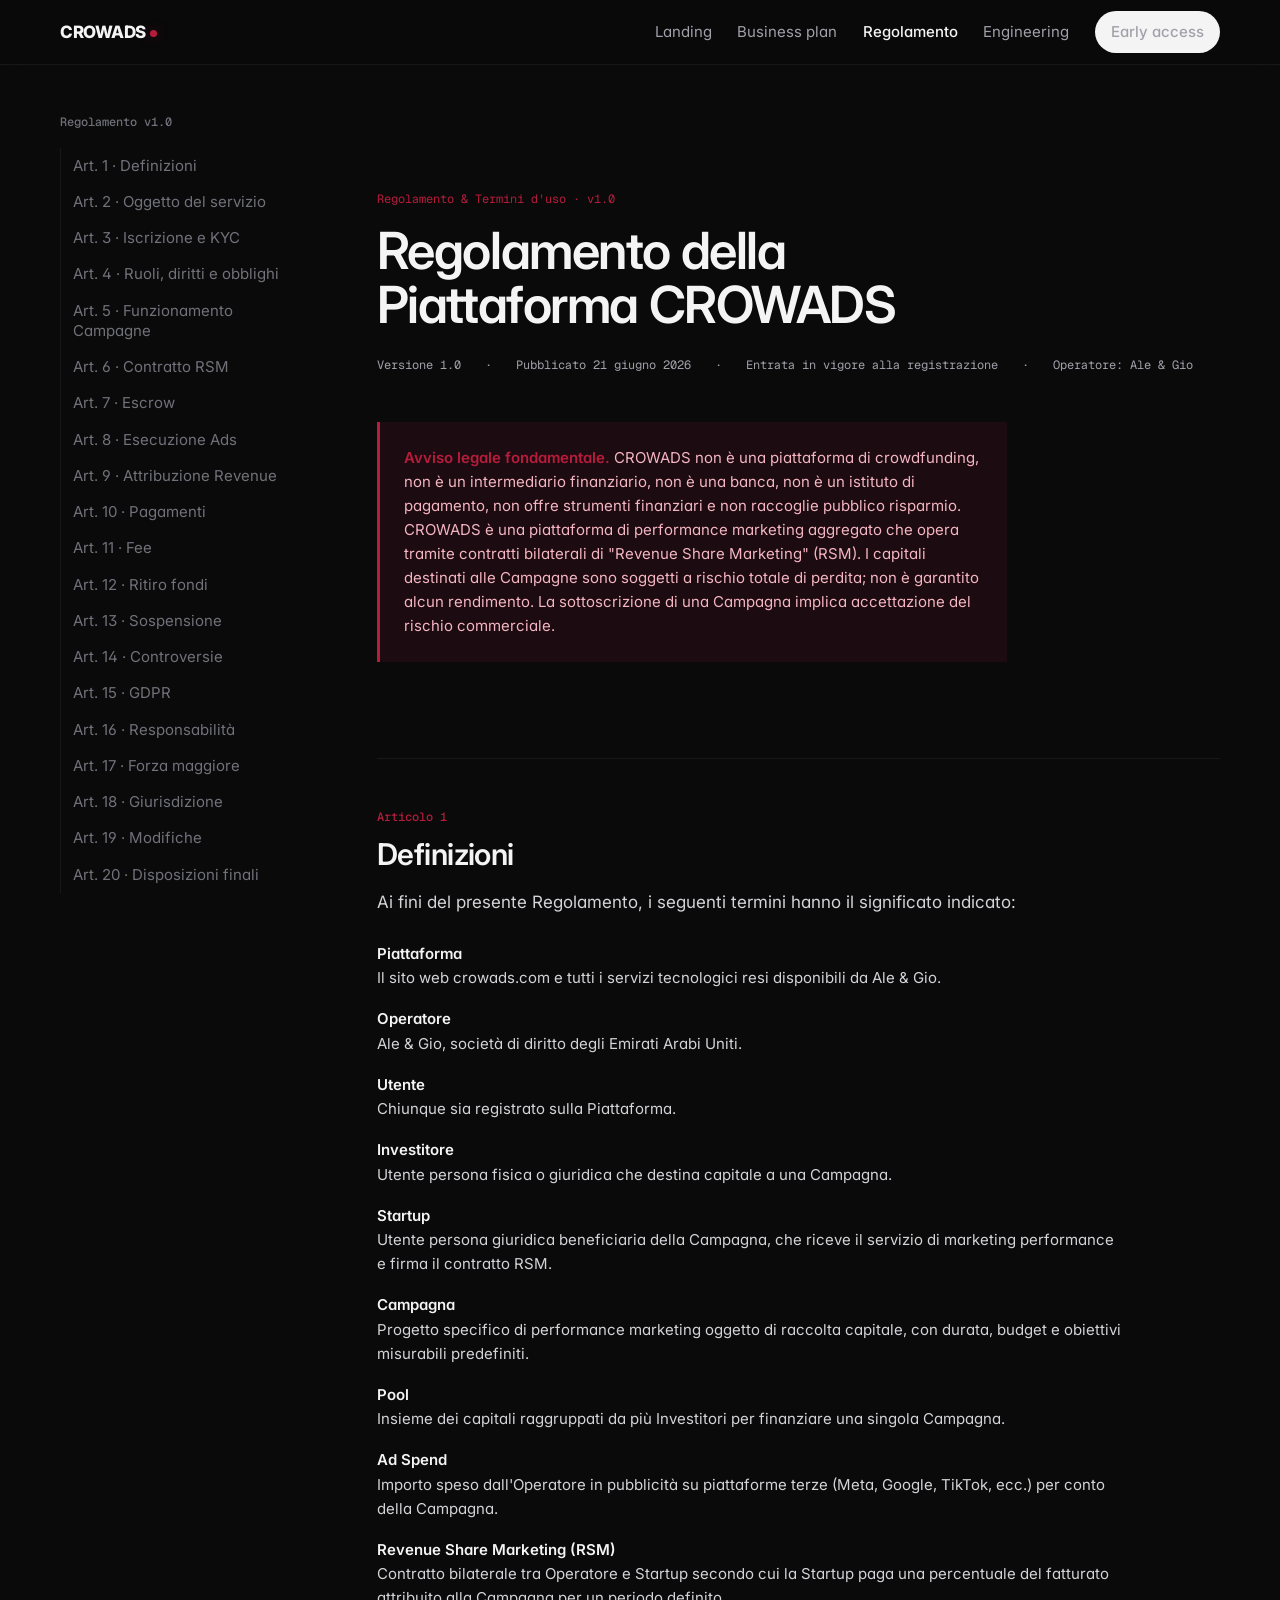
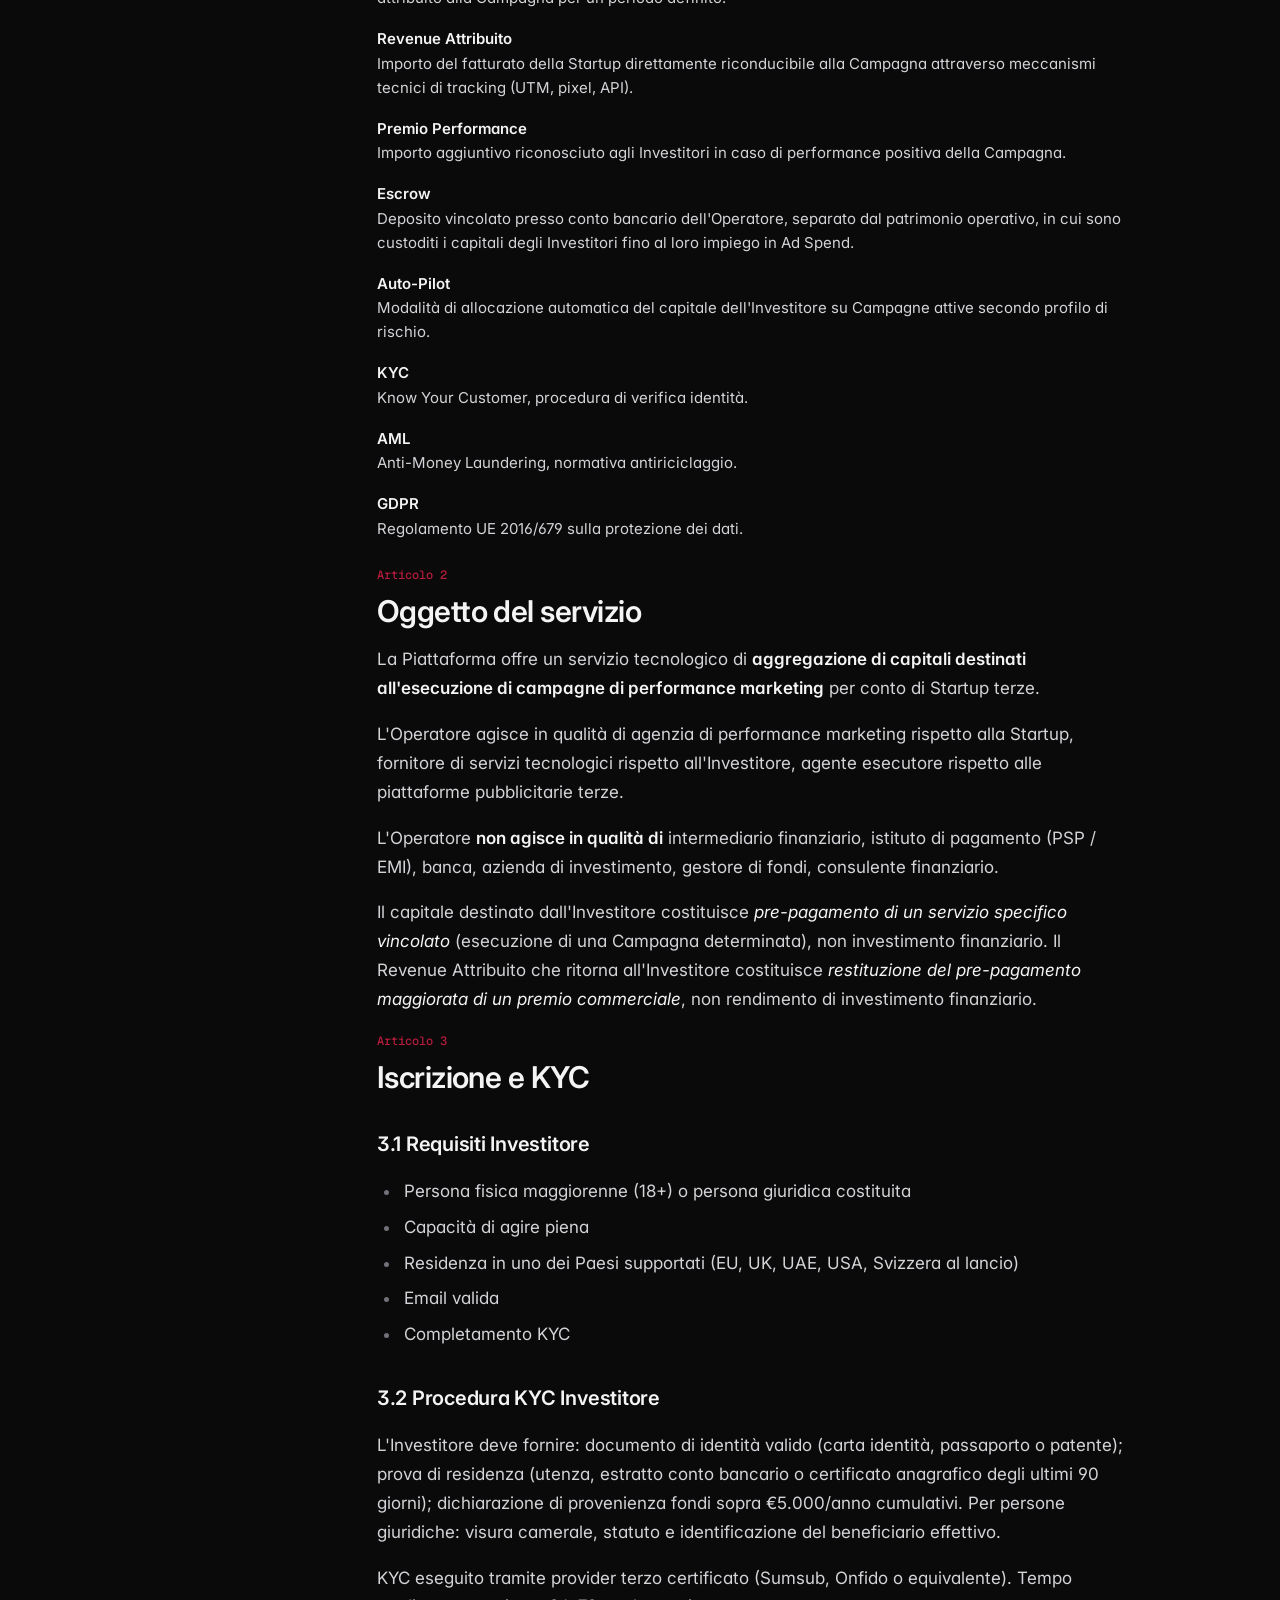
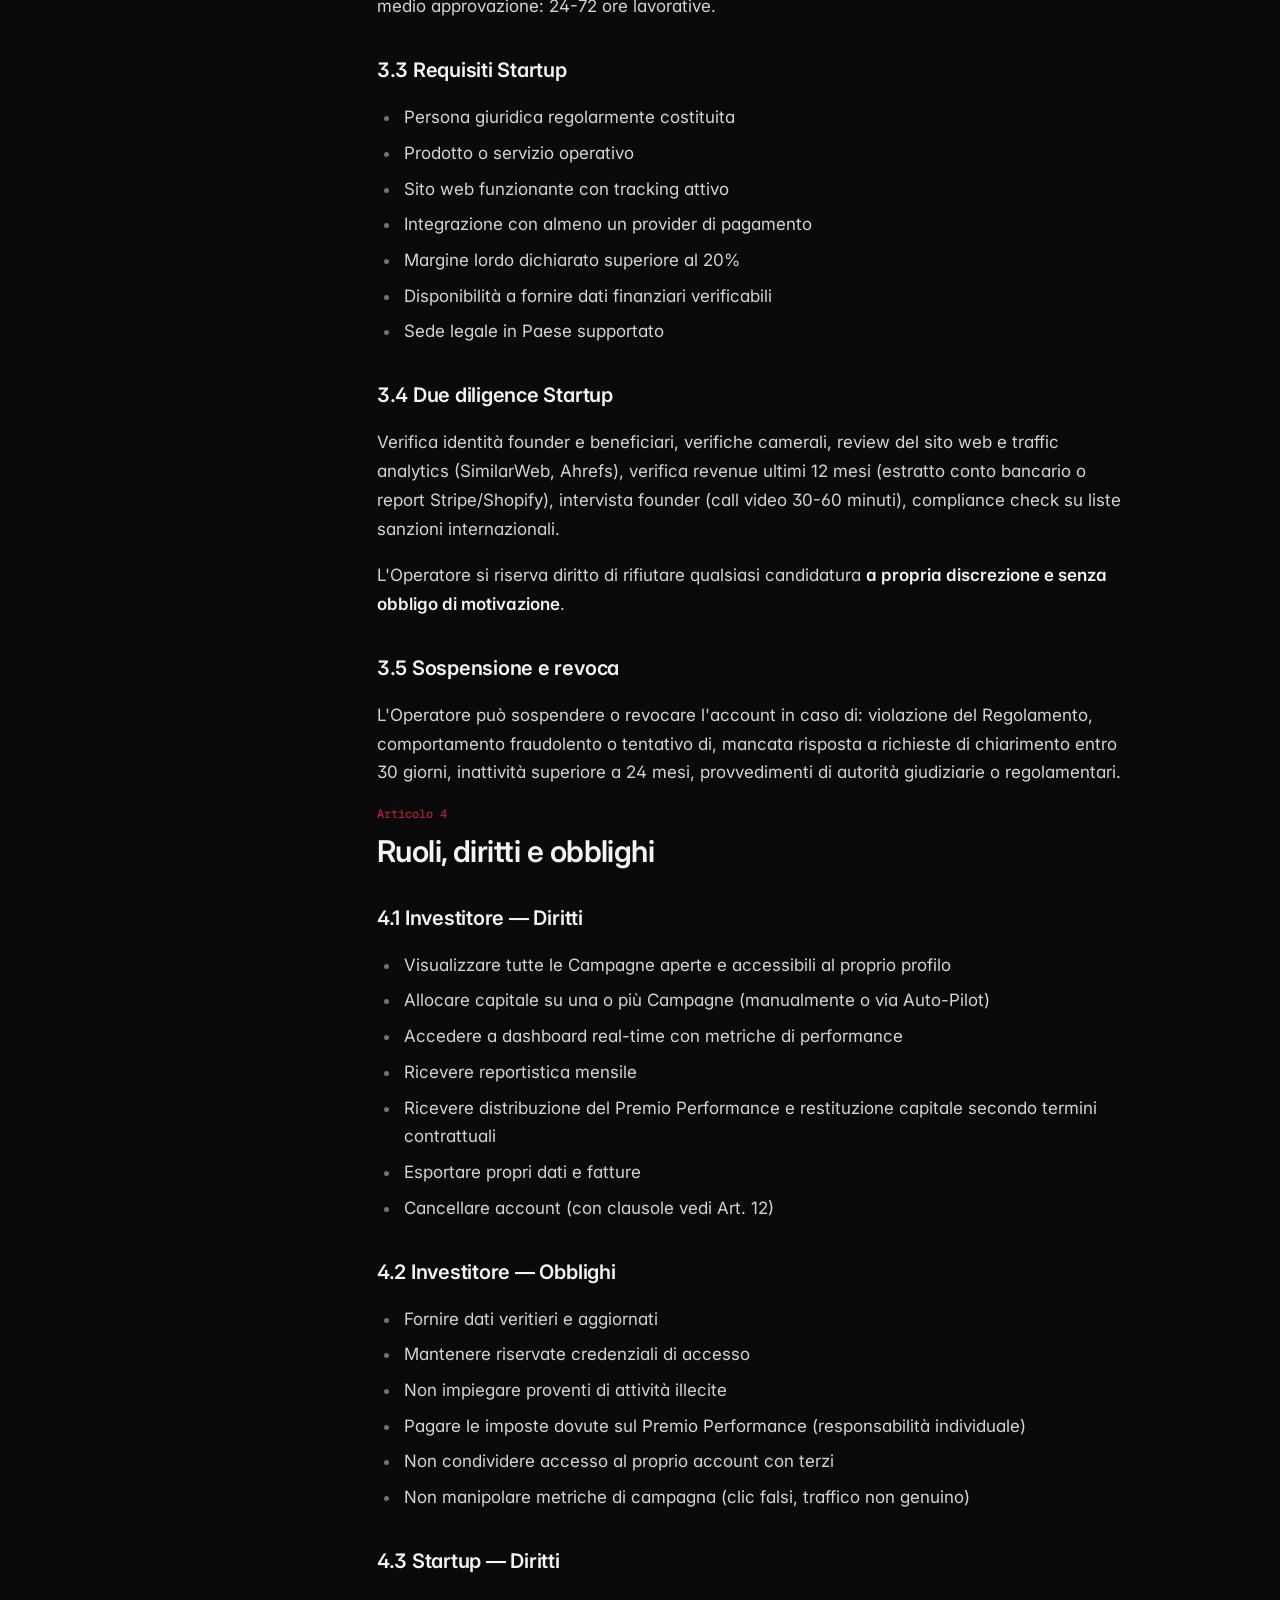
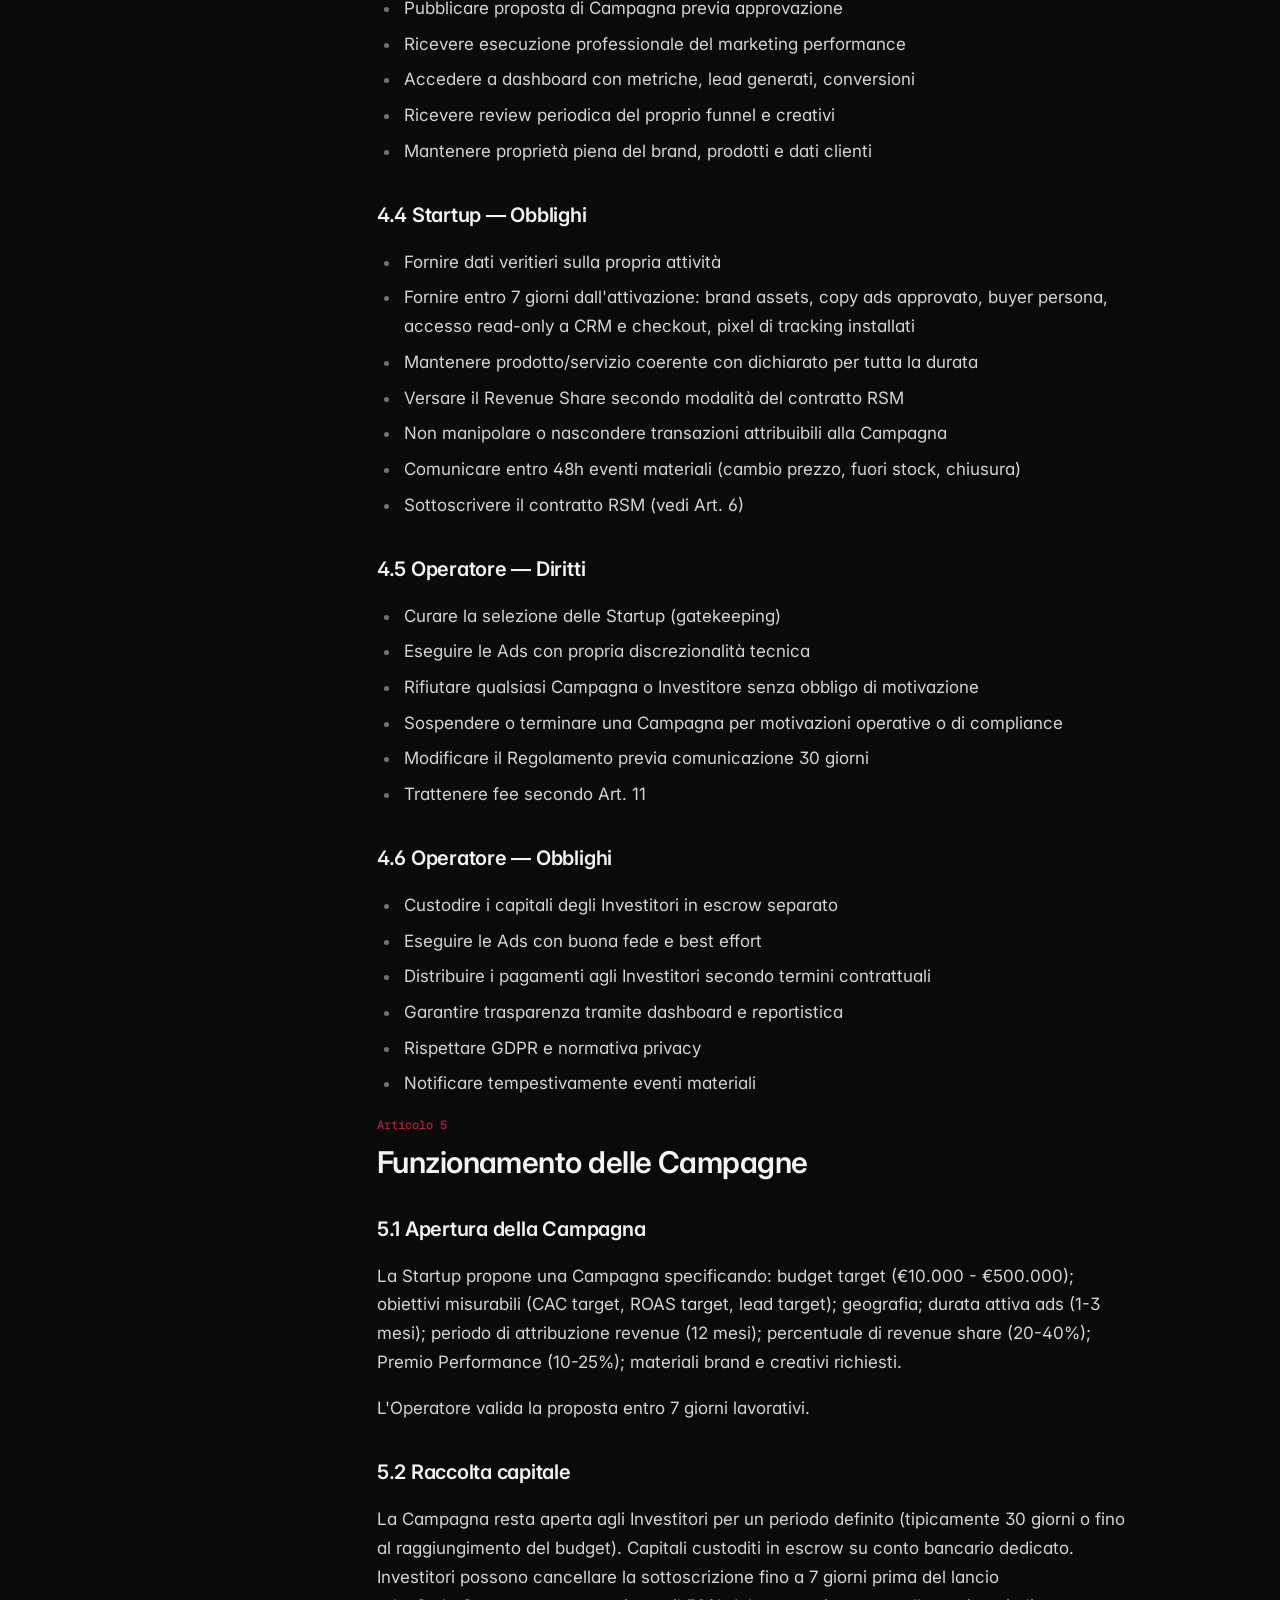
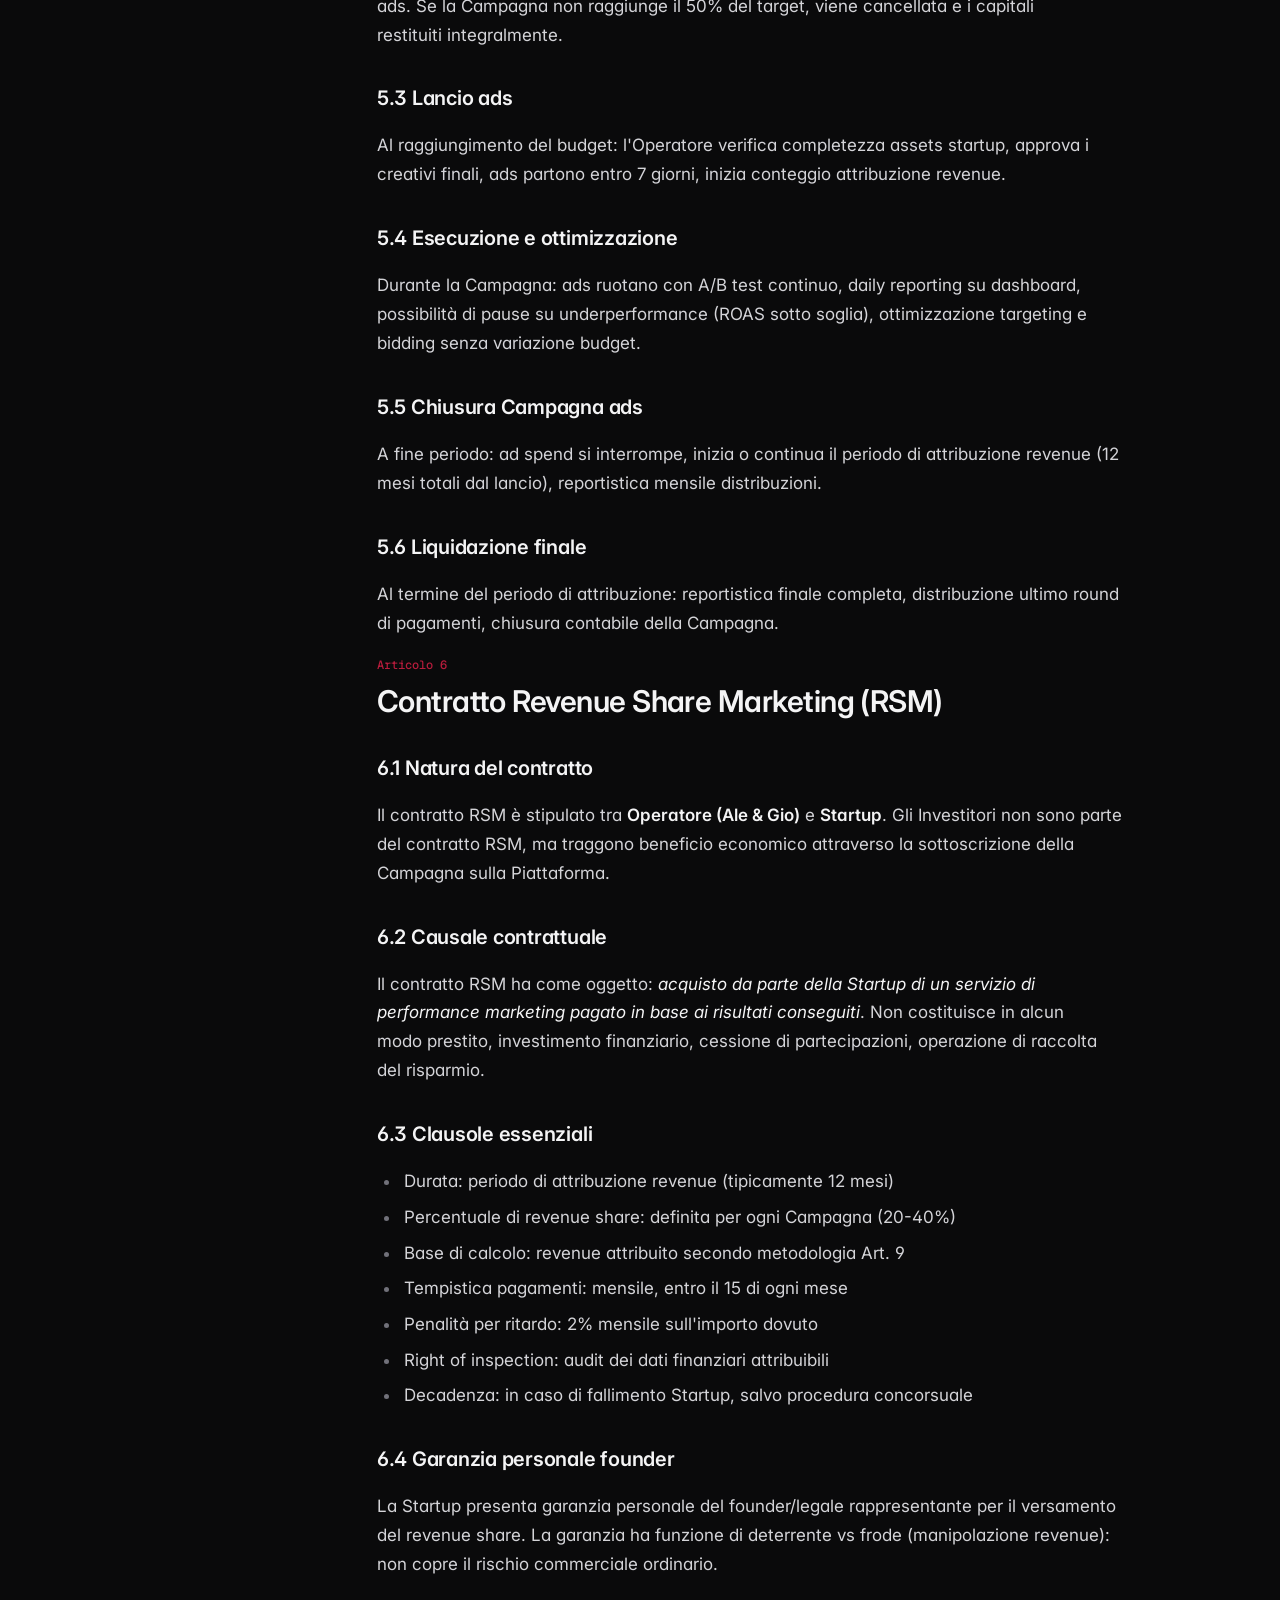
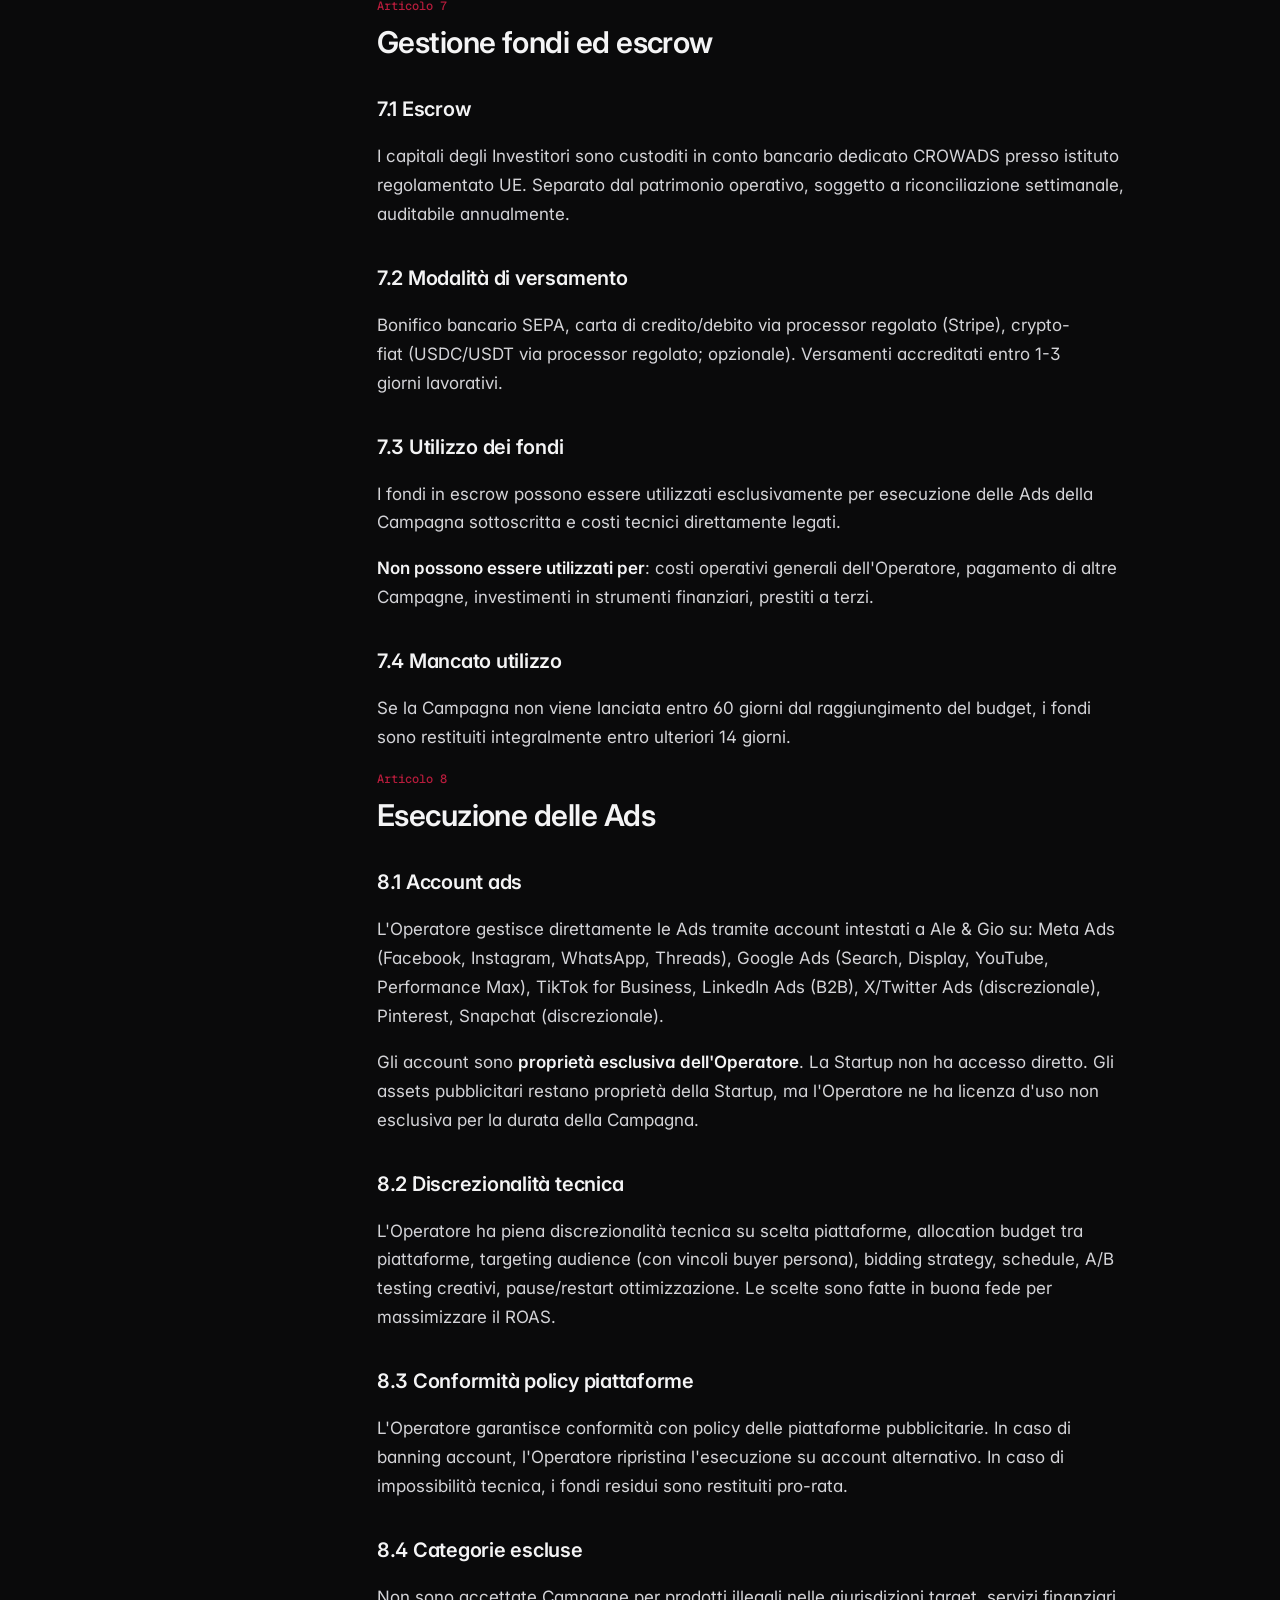
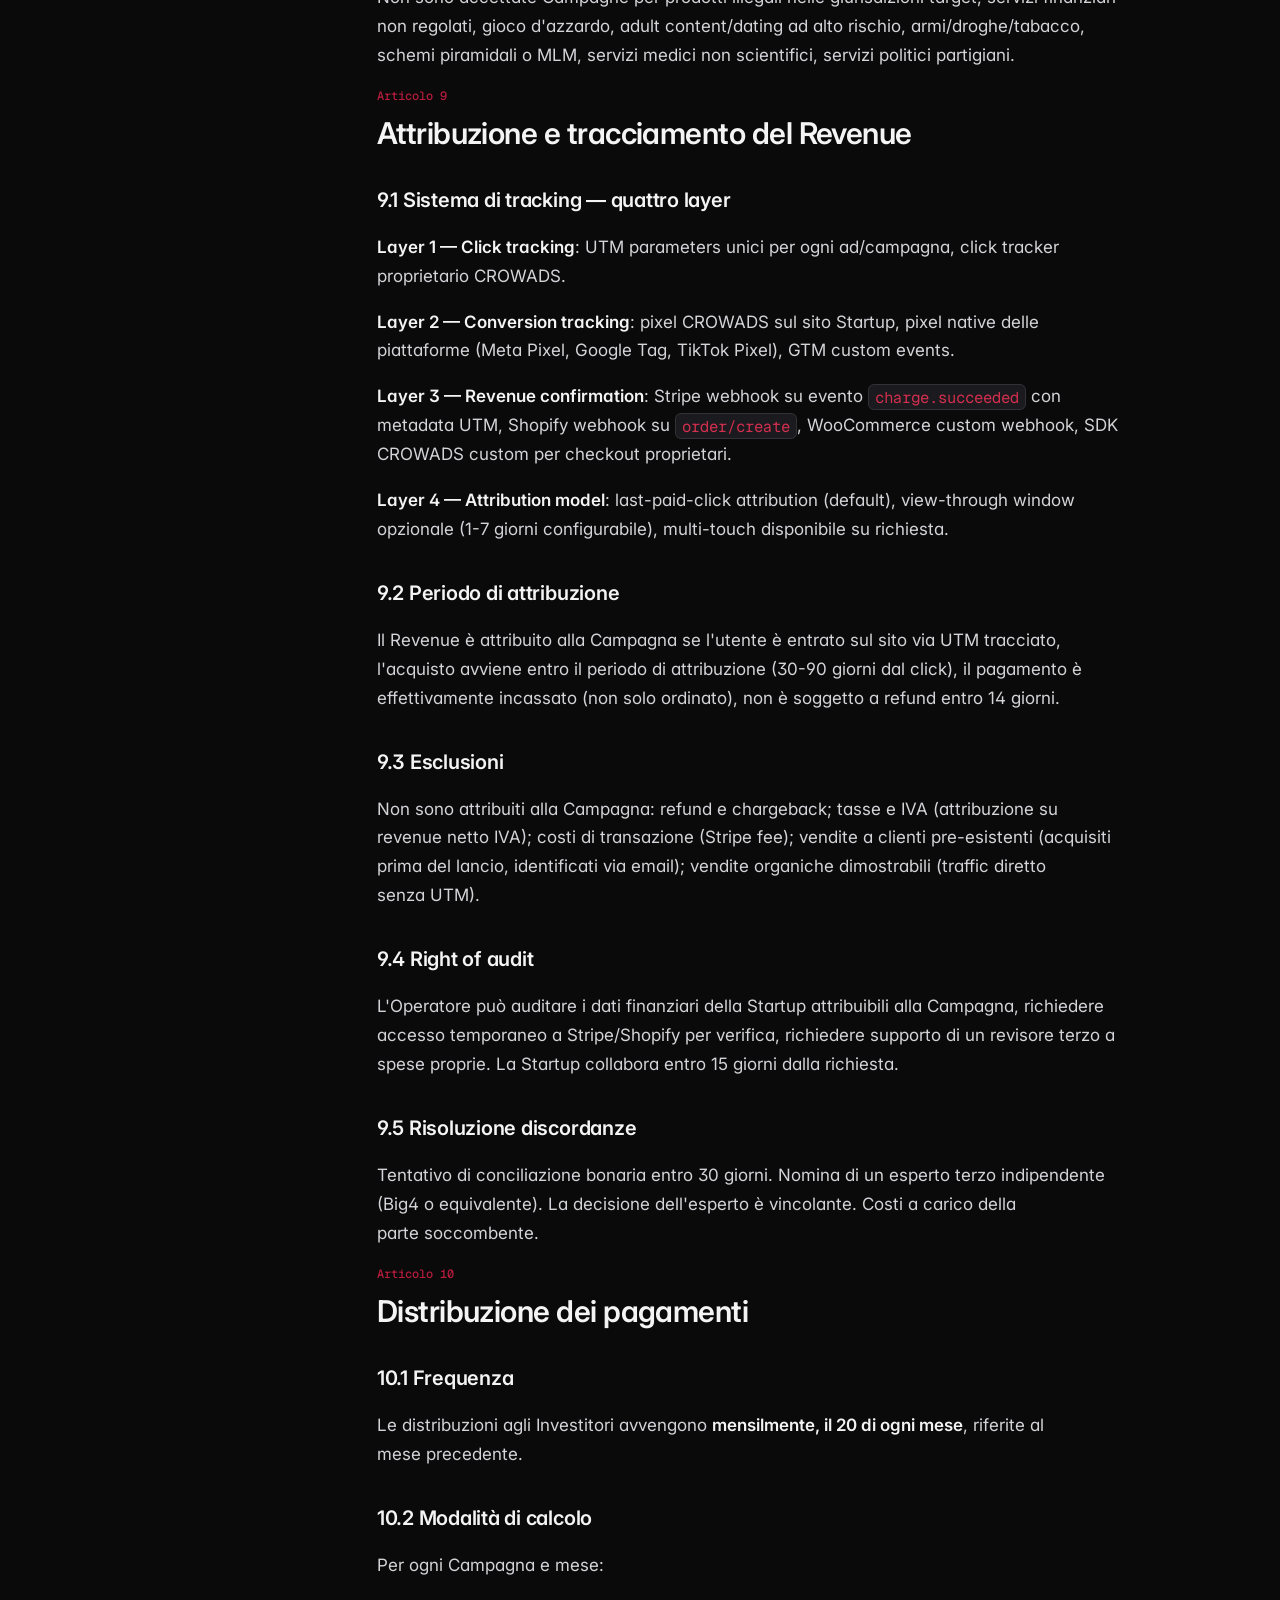
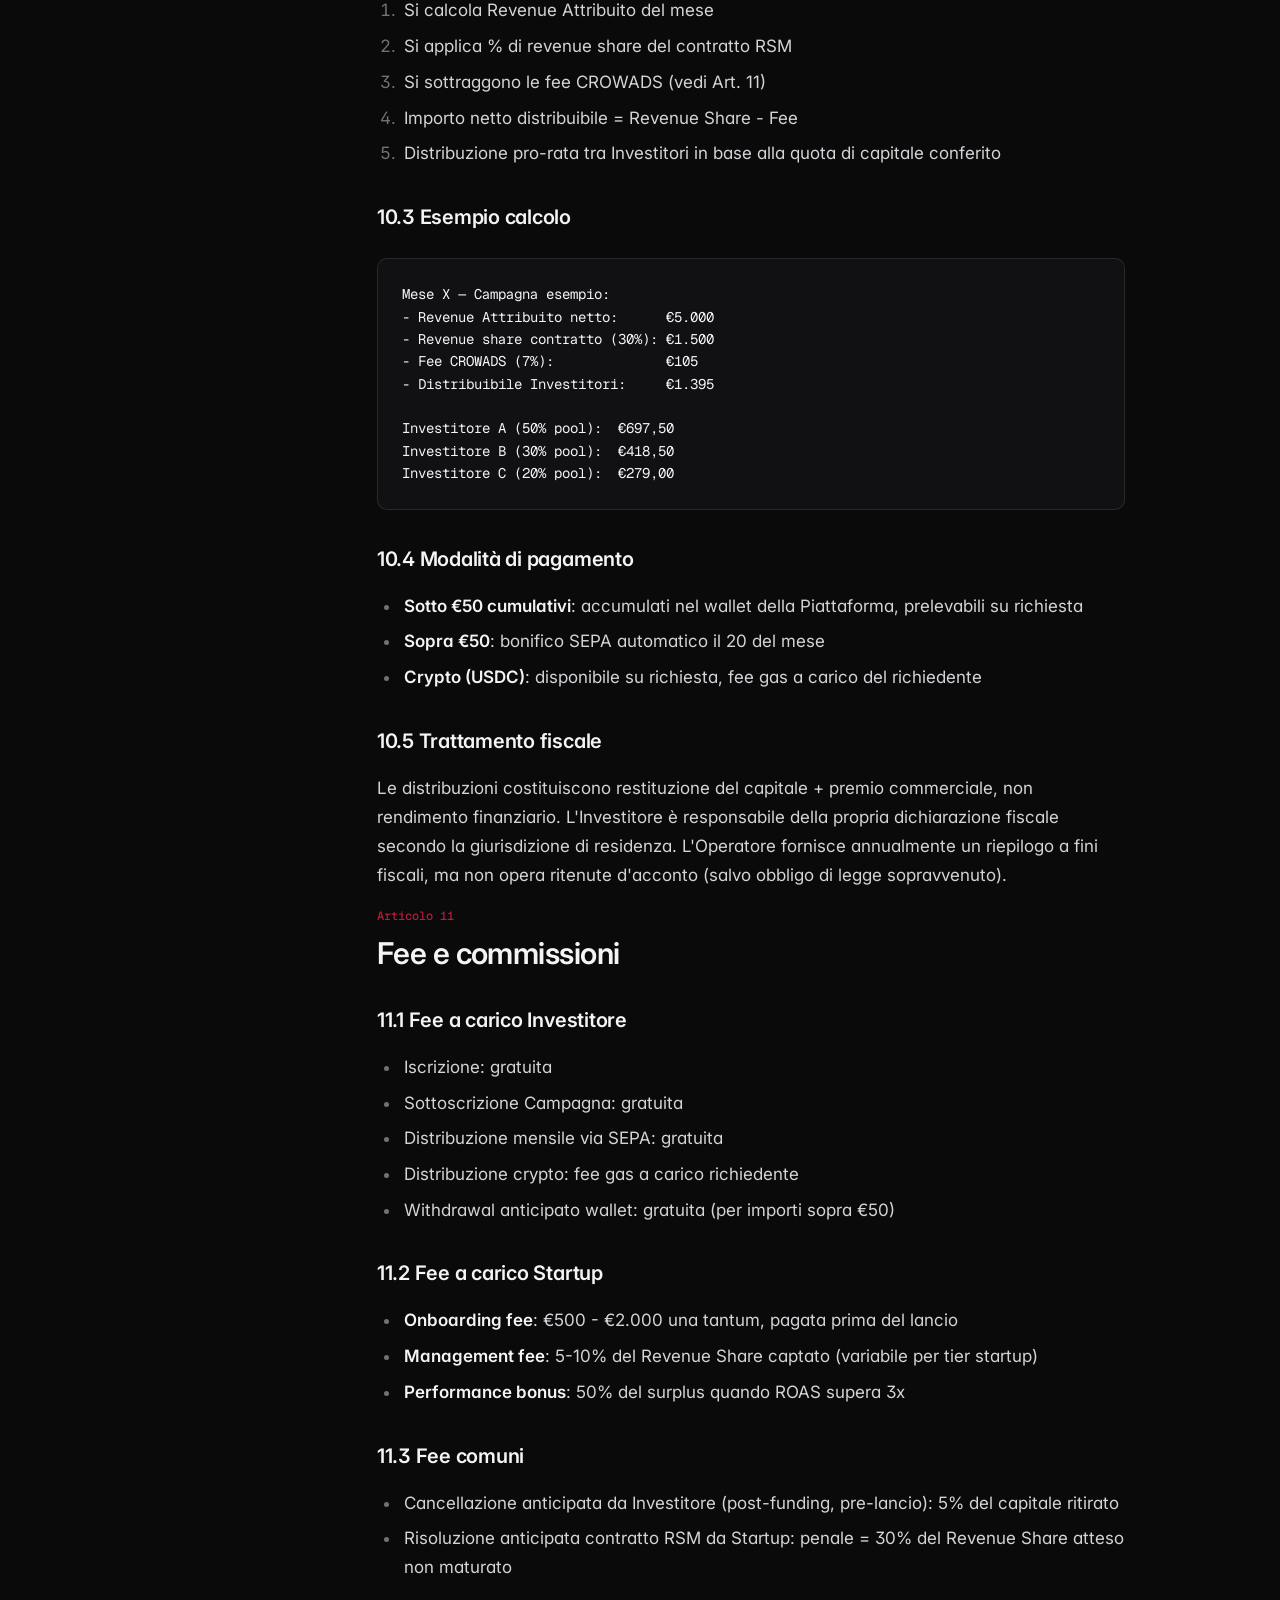
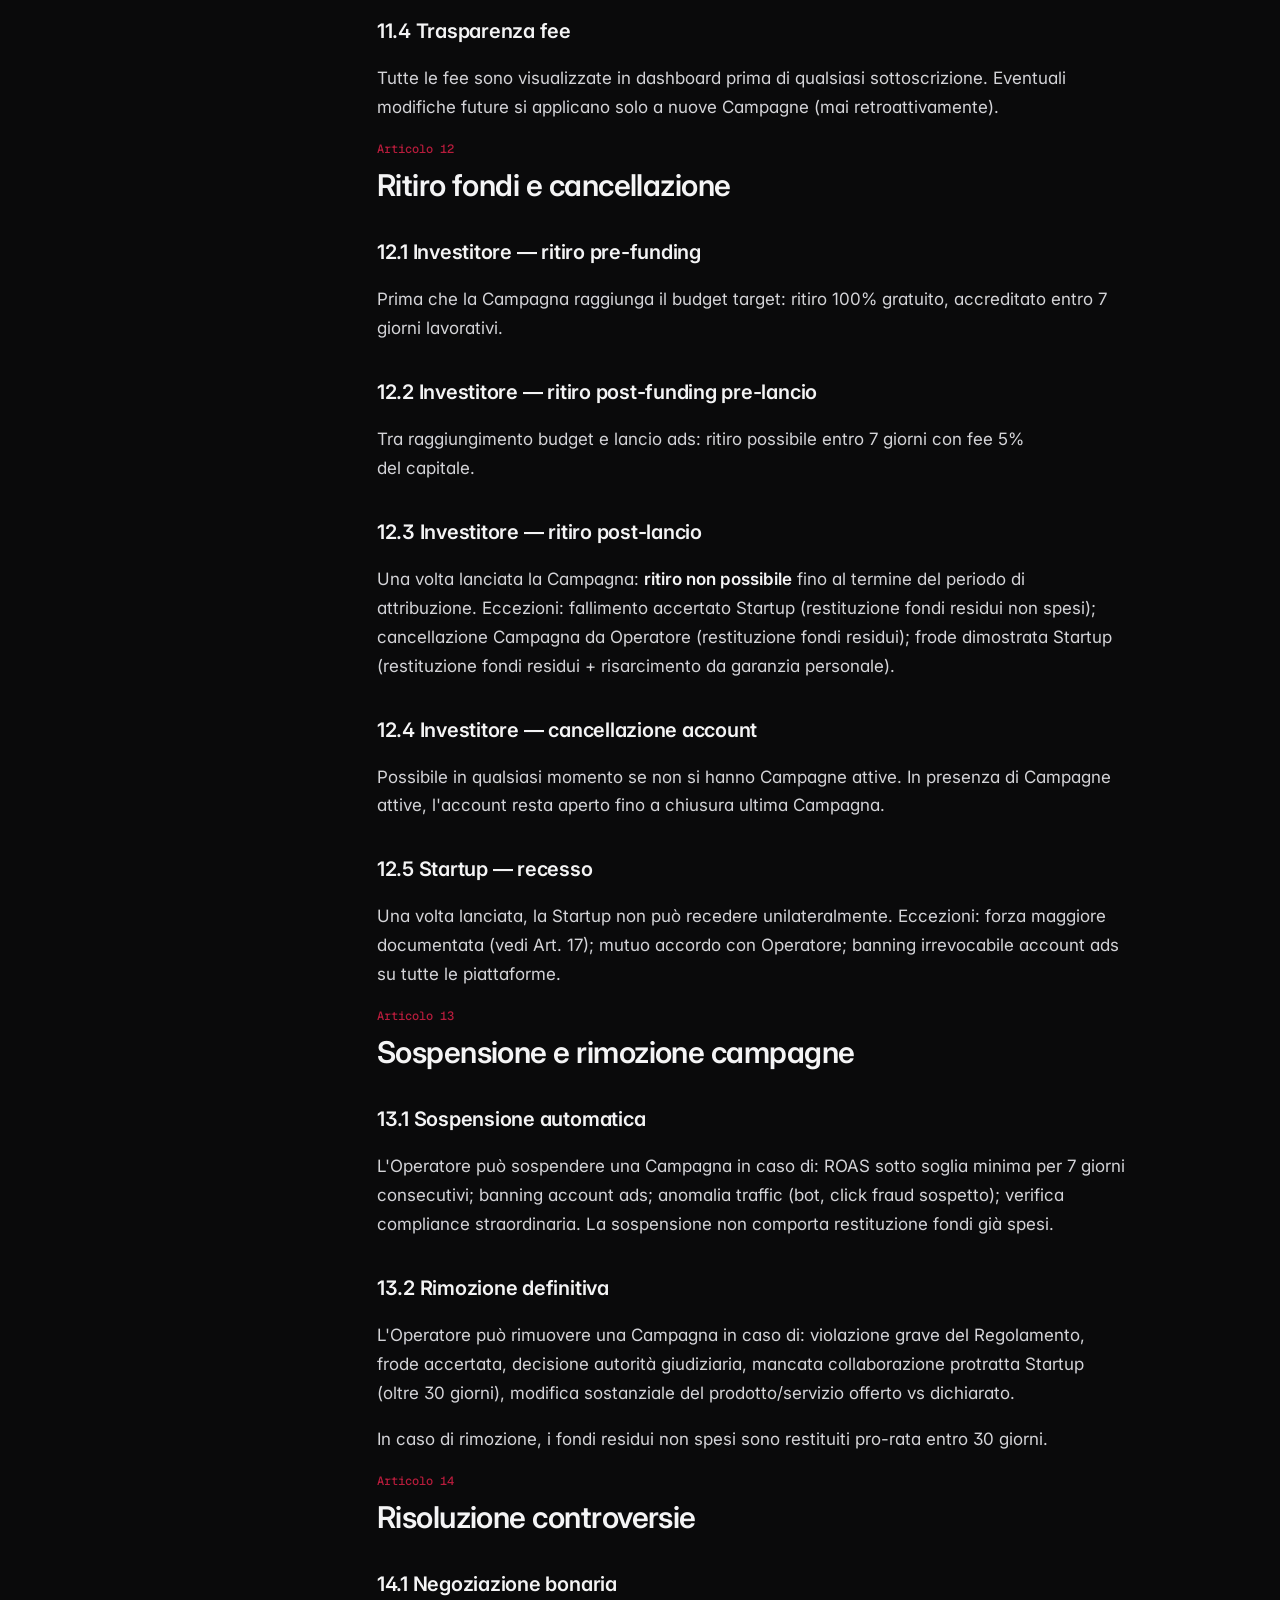
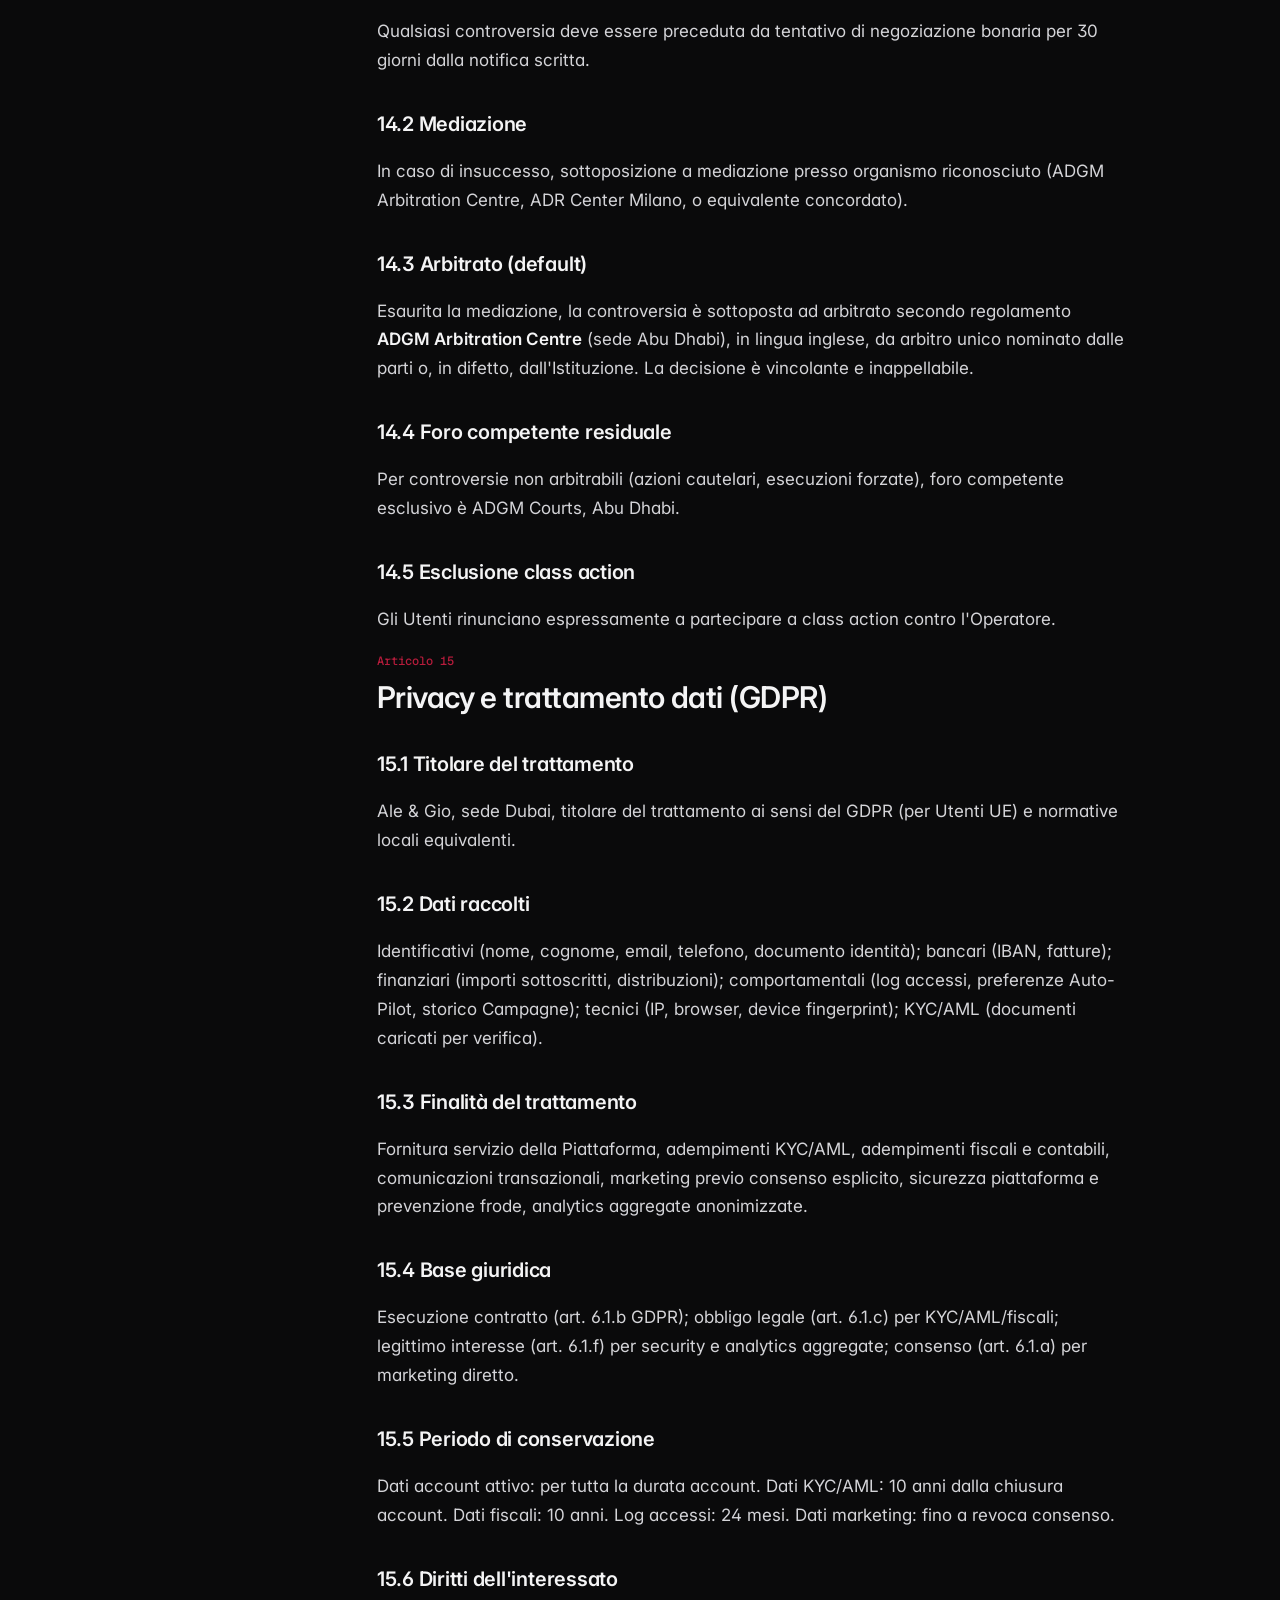
<file: regolamento/index.html>
<!DOCTYPE html>
<html lang="it">
<head>
<meta charset="UTF-8">
<meta name="viewport" content="width=device-width, initial-scale=1.0">
<meta name="description" content="CROWADS · Regolamento della piattaforma e termini d'uso · v1.0 · 21 giugno 2026">
<title>CROWADS — Regolamento</title>
<link rel="stylesheet" href="../assets/styles.css">
<style>
  .doc-header {
    padding: clamp(3rem, 6vw, 5rem) 0 var(--s-7);
    border-bottom: 1px solid var(--hairline);
    margin-bottom: var(--s-7);
  }
  .doc-header .label {
    font-family: var(--font-mono);
    font-size: var(--t-tiny);
    color: var(--accent);
    margin-bottom: var(--s-4);
  }
  .doc-header h1 {
    font-size: clamp(2.25rem, 4vw, 3.25rem);
    font-weight: 600;
    letter-spacing: -0.028em;
    line-height: 1.05;
    margin: 0 0 var(--s-3);
    text-wrap: balance;
  }
  .doc-header .meta {
    display: flex;
    gap: var(--s-5);
    flex-wrap: wrap;
    margin-top: var(--s-5);
    font-family: var(--font-mono);
    font-size: var(--t-tiny);
    color: var(--ink-3);
  }
  .legal-warning {
    background: var(--accent-soft);
    border-left: 3px solid var(--accent);
    padding: var(--s-5);
    margin: var(--s-7) 0;
    font-size: var(--t-small);
    line-height: 1.6;
    color: var(--accent-ink);
    max-width: 70ch;
  }
  .legal-warning strong { color: var(--accent); font-weight: 600; }

  .article-num {
    font-family: var(--font-mono);
    font-size: var(--t-tiny);
    color: var(--accent);
    margin-bottom: var(--s-2);
    font-weight: 500;
    letter-spacing: 0;
  }

  .prose h2 {
    margin-top: var(--s-8);
    padding-top: var(--s-7);
    border-top: 1px solid var(--hairline);
  }
  .prose h2:first-of-type { border-top: 0; padding-top: 0; }

  .clause {
    margin-top: var(--s-5);
    padding-left: var(--s-4);
    border-left: 1px solid var(--hairline);
  }
  .clause .num {
    font-family: var(--font-mono);
    font-size: var(--t-tiny);
    color: var(--ink-3);
    margin-bottom: var(--s-2);
  }

  .defs dl {
    margin: var(--s-5) 0;
  }
  .defs dt {
    font-weight: 600;
    color: var(--ink);
    margin-top: var(--s-4);
    font-size: var(--t-small);
  }
  .defs dd {
    margin: 0 0 0 0;
    color: var(--ink-2);
    font-size: var(--t-small);
    line-height: 1.6;
  }

  .doc-foot {
    margin-top: var(--s-9);
    padding-top: var(--s-6);
    border-top: 1px solid var(--hairline);
    font-family: var(--font-mono);
    font-size: var(--t-tiny);
    color: var(--ink-3);
  }
</style>
</head>
<body>

<header class="nav">
  <div class="nav-inner">
    <a href="/" class="brand">CROWADS<span class="dot"></span></a>
    <nav class="nav-links">
      <a href="../landing/">Landing</a>
      <a href="../business-plan/">Business plan</a>
      <a href="../regolamento/" aria-current="page">Regolamento</a>
      <a href="../spec/">Engineering</a>
      <a href="landing.html#cta" class="nav-cta">Early access</a>
    </nav>
  </div>
</header>

<button class="toc-mobile-trigger" aria-label="Apri indice">TOC</button>

<div class="toc-drawer">
  <div class="toc-drawer-panel">
    <div class="toc-label">Indice — Regolamento</div>
    <ol class="toc-list">
      <li><a href="#art-1">Art. 1 · Definizioni</a></li>
      <li><a href="#art-2">Art. 2 · Oggetto del servizio</a></li>
      <li><a href="#art-3">Art. 3 · Iscrizione e KYC</a></li>
      <li><a href="#art-4">Art. 4 · Ruoli, diritti e obblighi</a></li>
      <li><a href="#art-5">Art. 5 · Funzionamento delle Campagne</a></li>
      <li><a href="#art-6">Art. 6 · Contratto RSM</a></li>
      <li><a href="#art-7">Art. 7 · Gestione fondi ed escrow</a></li>
      <li><a href="#art-8">Art. 8 · Esecuzione delle Ads</a></li>
      <li><a href="#art-9">Art. 9 · Attribuzione del Revenue</a></li>
      <li><a href="#art-10">Art. 10 · Distribuzione pagamenti</a></li>
      <li><a href="#art-11">Art. 11 · Fee e commissioni</a></li>
      <li><a href="#art-12">Art. 12 · Ritiro fondi</a></li>
      <li><a href="#art-13">Art. 13 · Sospensione campagne</a></li>
      <li><a href="#art-14">Art. 14 · Risoluzione controversie</a></li>
      <li><a href="#art-15">Art. 15 · Privacy GDPR</a></li>
      <li><a href="#art-16">Art. 16 · Limitazione responsabilità</a></li>
      <li><a href="#art-17">Art. 17 · Forza maggiore</a></li>
      <li><a href="#art-18">Art. 18 · Giurisdizione</a></li>
      <li><a href="#art-19">Art. 19 · Modifiche</a></li>
      <li><a href="#art-20">Art. 20 · Disposizioni finali</a></li>
    </ol>
  </div>
</div>

<div class="doc-layout">

  <aside class="toc-aside">
    <div class="toc-label">Regolamento v1.0</div>
    <ol class="toc-list">
      <li><a href="#art-1">Art. 1 · Definizioni</a></li>
      <li><a href="#art-2">Art. 2 · Oggetto del servizio</a></li>
      <li><a href="#art-3">Art. 3 · Iscrizione e KYC</a></li>
      <li><a href="#art-4">Art. 4 · Ruoli, diritti e obblighi</a></li>
      <li><a href="#art-5">Art. 5 · Funzionamento Campagne</a></li>
      <li><a href="#art-6">Art. 6 · Contratto RSM</a></li>
      <li><a href="#art-7">Art. 7 · Escrow</a></li>
      <li><a href="#art-8">Art. 8 · Esecuzione Ads</a></li>
      <li><a href="#art-9">Art. 9 · Attribuzione Revenue</a></li>
      <li><a href="#art-10">Art. 10 · Pagamenti</a></li>
      <li><a href="#art-11">Art. 11 · Fee</a></li>
      <li><a href="#art-12">Art. 12 · Ritiro fondi</a></li>
      <li><a href="#art-13">Art. 13 · Sospensione</a></li>
      <li><a href="#art-14">Art. 14 · Controversie</a></li>
      <li><a href="#art-15">Art. 15 · GDPR</a></li>
      <li><a href="#art-16">Art. 16 · Responsabilità</a></li>
      <li><a href="#art-17">Art. 17 · Forza maggiore</a></li>
      <li><a href="#art-18">Art. 18 · Giurisdizione</a></li>
      <li><a href="#art-19">Art. 19 · Modifiche</a></li>
      <li><a href="#art-20">Art. 20 · Disposizioni finali</a></li>
    </ol>
  </aside>

  <article>
    <header class="doc-header">
      <div class="label">Regolamento &amp; Termini d'uso · v1.0</div>
      <h1>Regolamento della Piattaforma CROWADS</h1>
      <div class="meta">
        <span>Versione 1.0</span><span>·</span>
        <span>Pubblicato 21 giugno 2026</span><span>·</span>
        <span>Entrata in vigore alla registrazione</span><span>·</span>
        <span>Operatore: Ale & Gio</span>
      </div>

      <div class="legal-warning">
        <strong>Avviso legale fondamentale.</strong> CROWADS non è una piattaforma di crowdfunding, non è un intermediario finanziario, non è una banca, non è un istituto di pagamento, non offre strumenti finanziari e non raccoglie pubblico risparmio. CROWADS è una piattaforma di performance marketing aggregato che opera tramite contratti bilaterali di "Revenue Share Marketing" (RSM). I capitali destinati alle Campagne sono soggetti a rischio totale di perdita; non è garantito alcun rendimento. La sottoscrizione di una Campagna implica accettazione del rischio commerciale.
      </div>
    </header>

    <section id="art-1" class="prose defs">
      <div class="article-num">Articolo 1</div>
      <h2>Definizioni</h2>
      <p>Ai fini del presente Regolamento, i seguenti termini hanno il significato indicato:</p>
      <dl>
        <dt>Piattaforma</dt>
        <dd>Il sito web crowads.com e tutti i servizi tecnologici resi disponibili da Ale & Gio.</dd>
        <dt>Operatore</dt>
        <dd>Ale & Gio, società di diritto degli Emirati Arabi Uniti.</dd>
        <dt>Utente</dt>
        <dd>Chiunque sia registrato sulla Piattaforma.</dd>
        <dt>Investitore</dt>
        <dd>Utente persona fisica o giuridica che destina capitale a una Campagna.</dd>
        <dt>Startup</dt>
        <dd>Utente persona giuridica beneficiaria della Campagna, che riceve il servizio di marketing performance e firma il contratto RSM.</dd>
        <dt>Campagna</dt>
        <dd>Progetto specifico di performance marketing oggetto di raccolta capitale, con durata, budget e obiettivi misurabili predefiniti.</dd>
        <dt>Pool</dt>
        <dd>Insieme dei capitali raggruppati da più Investitori per finanziare una singola Campagna.</dd>
        <dt>Ad Spend</dt>
        <dd>Importo speso dall'Operatore in pubblicità su piattaforme terze (Meta, Google, TikTok, ecc.) per conto della Campagna.</dd>
        <dt>Revenue Share Marketing (RSM)</dt>
        <dd>Contratto bilaterale tra Operatore e Startup secondo cui la Startup paga una percentuale del fatturato attribuito alla Campagna per un periodo definito.</dd>
        <dt>Revenue Attribuito</dt>
        <dd>Importo del fatturato della Startup direttamente riconducibile alla Campagna attraverso meccanismi tecnici di tracking (UTM, pixel, API).</dd>
        <dt>Premio Performance</dt>
        <dd>Importo aggiuntivo riconosciuto agli Investitori in caso di performance positiva della Campagna.</dd>
        <dt>Escrow</dt>
        <dd>Deposito vincolato presso conto bancario dell'Operatore, separato dal patrimonio operativo, in cui sono custoditi i capitali degli Investitori fino al loro impiego in Ad Spend.</dd>
        <dt>Auto-Pilot</dt>
        <dd>Modalità di allocazione automatica del capitale dell'Investitore su Campagne attive secondo profilo di rischio.</dd>
        <dt>KYC</dt>
        <dd>Know Your Customer, procedura di verifica identità.</dd>
        <dt>AML</dt>
        <dd>Anti-Money Laundering, normativa antiriciclaggio.</dd>
        <dt>GDPR</dt>
        <dd>Regolamento UE 2016/679 sulla protezione dei dati.</dd>
      </dl>
    </section>

    <section id="art-2" class="prose">
      <div class="article-num">Articolo 2</div>
      <h2>Oggetto del servizio</h2>
      <p>La Piattaforma offre un servizio tecnologico di <strong>aggregazione di capitali destinati all'esecuzione di campagne di performance marketing</strong> per conto di Startup terze.</p>
      <p>L'Operatore agisce in qualità di agenzia di performance marketing rispetto alla Startup, fornitore di servizi tecnologici rispetto all'Investitore, agente esecutore rispetto alle piattaforme pubblicitarie terze.</p>
      <p>L'Operatore <strong>non agisce in qualità di</strong> intermediario finanziario, istituto di pagamento (PSP / EMI), banca, azienda di investimento, gestore di fondi, consulente finanziario.</p>
      <p>Il capitale destinato dall'Investitore costituisce <em>pre-pagamento di un servizio specifico vincolato</em> (esecuzione di una Campagna determinata), non investimento finanziario. Il Revenue Attribuito che ritorna all'Investitore costituisce <em>restituzione del pre-pagamento maggiorata di un premio commerciale</em>, non rendimento di investimento finanziario.</p>
    </section>

    <section id="art-3" class="prose">
      <div class="article-num">Articolo 3</div>
      <h2>Iscrizione e KYC</h2>

      <h3>3.1 Requisiti Investitore</h3>
      <ul>
        <li>Persona fisica maggiorenne (18+) o persona giuridica costituita</li>
        <li>Capacità di agire piena</li>
        <li>Residenza in uno dei Paesi supportati (EU, UK, UAE, USA, Svizzera al lancio)</li>
        <li>Email valida</li>
        <li>Completamento KYC</li>
      </ul>

      <h3>3.2 Procedura KYC Investitore</h3>
      <p>L'Investitore deve fornire: documento di identità valido (carta identità, passaporto o patente); prova di residenza (utenza, estratto conto bancario o certificato anagrafico degli ultimi 90 giorni); dichiarazione di provenienza fondi sopra €5.000/anno cumulativi. Per persone giuridiche: visura camerale, statuto e identificazione del beneficiario effettivo.</p>
      <p>KYC eseguito tramite provider terzo certificato (Sumsub, Onfido o equivalente). Tempo medio approvazione: 24-72 ore lavorative.</p>

      <h3>3.3 Requisiti Startup</h3>
      <ul>
        <li>Persona giuridica regolarmente costituita</li>
        <li>Prodotto o servizio operativo</li>
        <li>Sito web funzionante con tracking attivo</li>
        <li>Integrazione con almeno un provider di pagamento</li>
        <li>Margine lordo dichiarato superiore al 20%</li>
        <li>Disponibilità a fornire dati finanziari verificabili</li>
        <li>Sede legale in Paese supportato</li>
      </ul>

      <h3>3.4 Due diligence Startup</h3>
      <p>Verifica identità founder e beneficiari, verifiche camerali, review del sito web e traffic analytics (SimilarWeb, Ahrefs), verifica revenue ultimi 12 mesi (estratto conto bancario o report Stripe/Shopify), intervista founder (call video 30-60 minuti), compliance check su liste sanzioni internazionali.</p>
      <p>L'Operatore si riserva diritto di rifiutare qualsiasi candidatura <strong>a propria discrezione e senza obbligo di motivazione</strong>.</p>

      <h3>3.5 Sospensione e revoca</h3>
      <p>L'Operatore può sospendere o revocare l'account in caso di: violazione del Regolamento, comportamento fraudolento o tentativo di, mancata risposta a richieste di chiarimento entro 30 giorni, inattività superiore a 24 mesi, provvedimenti di autorità giudiziarie o regolamentari.</p>
    </section>

    <section id="art-4" class="prose">
      <div class="article-num">Articolo 4</div>
      <h2>Ruoli, diritti e obblighi</h2>

      <h3>4.1 Investitore — Diritti</h3>
      <ul>
        <li>Visualizzare tutte le Campagne aperte e accessibili al proprio profilo</li>
        <li>Allocare capitale su una o più Campagne (manualmente o via Auto-Pilot)</li>
        <li>Accedere a dashboard real-time con metriche di performance</li>
        <li>Ricevere reportistica mensile</li>
        <li>Ricevere distribuzione del Premio Performance e restituzione capitale secondo termini contrattuali</li>
        <li>Esportare propri dati e fatture</li>
        <li>Cancellare account (con clausole vedi Art. 12)</li>
      </ul>

      <h3>4.2 Investitore — Obblighi</h3>
      <ul>
        <li>Fornire dati veritieri e aggiornati</li>
        <li>Mantenere riservate credenziali di accesso</li>
        <li>Non impiegare proventi di attività illecite</li>
        <li>Pagare le imposte dovute sul Premio Performance (responsabilità individuale)</li>
        <li>Non condividere accesso al proprio account con terzi</li>
        <li>Non manipolare metriche di campagna (clic falsi, traffico non genuino)</li>
      </ul>

      <h3>4.3 Startup — Diritti</h3>
      <ul>
        <li>Pubblicare proposta di Campagna previa approvazione</li>
        <li>Ricevere esecuzione professionale del marketing performance</li>
        <li>Accedere a dashboard con metriche, lead generati, conversioni</li>
        <li>Ricevere review periodica del proprio funnel e creativi</li>
        <li>Mantenere proprietà piena del brand, prodotti e dati clienti</li>
      </ul>

      <h3>4.4 Startup — Obblighi</h3>
      <ul>
        <li>Fornire dati veritieri sulla propria attività</li>
        <li>Fornire entro 7 giorni dall'attivazione: brand assets, copy ads approvato, buyer persona, accesso read-only a CRM e checkout, pixel di tracking installati</li>
        <li>Mantenere prodotto/servizio coerente con dichiarato per tutta la durata</li>
        <li>Versare il Revenue Share secondo modalità del contratto RSM</li>
        <li>Non manipolare o nascondere transazioni attribuibili alla Campagna</li>
        <li>Comunicare entro 48h eventi materiali (cambio prezzo, fuori stock, chiusura)</li>
        <li>Sottoscrivere il contratto RSM (vedi Art. 6)</li>
      </ul>

      <h3>4.5 Operatore — Diritti</h3>
      <ul>
        <li>Curare la selezione delle Startup (gatekeeping)</li>
        <li>Eseguire le Ads con propria discrezionalità tecnica</li>
        <li>Rifiutare qualsiasi Campagna o Investitore senza obbligo di motivazione</li>
        <li>Sospendere o terminare una Campagna per motivazioni operative o di compliance</li>
        <li>Modificare il Regolamento previa comunicazione 30 giorni</li>
        <li>Trattenere fee secondo Art. 11</li>
      </ul>

      <h3>4.6 Operatore — Obblighi</h3>
      <ul>
        <li>Custodire i capitali degli Investitori in escrow separato</li>
        <li>Eseguire le Ads con buona fede e best effort</li>
        <li>Distribuire i pagamenti agli Investitori secondo termini contrattuali</li>
        <li>Garantire trasparenza tramite dashboard e reportistica</li>
        <li>Rispettare GDPR e normativa privacy</li>
        <li>Notificare tempestivamente eventi materiali</li>
      </ul>
    </section>

    <section id="art-5" class="prose">
      <div class="article-num">Articolo 5</div>
      <h2>Funzionamento delle Campagne</h2>

      <h3>5.1 Apertura della Campagna</h3>
      <p>La Startup propone una Campagna specificando: budget target (€10.000 - €500.000); obiettivi misurabili (CAC target, ROAS target, lead target); geografia; durata attiva ads (1-3 mesi); periodo di attribuzione revenue (12 mesi); percentuale di revenue share (20-40%); Premio Performance (10-25%); materiali brand e creativi richiesti.</p>
      <p>L'Operatore valida la proposta entro 7 giorni lavorativi.</p>

      <h3>5.2 Raccolta capitale</h3>
      <p>La Campagna resta aperta agli Investitori per un periodo definito (tipicamente 30 giorni o fino al raggiungimento del budget). Capitali custoditi in escrow su conto bancario dedicato. Investitori possono cancellare la sottoscrizione fino a 7 giorni prima del lancio ads. Se la Campagna non raggiunge il 50% del target, viene cancellata e i capitali restituiti integralmente.</p>

      <h3>5.3 Lancio ads</h3>
      <p>Al raggiungimento del budget: l'Operatore verifica completezza assets startup, approva i creativi finali, ads partono entro 7 giorni, inizia conteggio attribuzione revenue.</p>

      <h3>5.4 Esecuzione e ottimizzazione</h3>
      <p>Durante la Campagna: ads ruotano con A/B test continuo, daily reporting su dashboard, possibilità di pause su underperformance (ROAS sotto soglia), ottimizzazione targeting e bidding senza variazione budget.</p>

      <h3>5.5 Chiusura Campagna ads</h3>
      <p>A fine periodo: ad spend si interrompe, inizia o continua il periodo di attribuzione revenue (12 mesi totali dal lancio), reportistica mensile distribuzioni.</p>

      <h3>5.6 Liquidazione finale</h3>
      <p>Al termine del periodo di attribuzione: reportistica finale completa, distribuzione ultimo round di pagamenti, chiusura contabile della Campagna.</p>
    </section>

    <section id="art-6" class="prose">
      <div class="article-num">Articolo 6</div>
      <h2>Contratto Revenue Share Marketing (RSM)</h2>

      <h3>6.1 Natura del contratto</h3>
      <p>Il contratto RSM è stipulato tra <strong>Operatore (Ale & Gio)</strong> e <strong>Startup</strong>. Gli Investitori non sono parte del contratto RSM, ma traggono beneficio economico attraverso la sottoscrizione della Campagna sulla Piattaforma.</p>

      <h3>6.2 Causale contrattuale</h3>
      <p>Il contratto RSM ha come oggetto: <em>acquisto da parte della Startup di un servizio di performance marketing pagato in base ai risultati conseguiti</em>. Non costituisce in alcun modo prestito, investimento finanziario, cessione di partecipazioni, operazione di raccolta del risparmio.</p>

      <h3>6.3 Clausole essenziali</h3>
      <ul>
        <li>Durata: periodo di attribuzione revenue (tipicamente 12 mesi)</li>
        <li>Percentuale di revenue share: definita per ogni Campagna (20-40%)</li>
        <li>Base di calcolo: revenue attribuito secondo metodologia Art. 9</li>
        <li>Tempistica pagamenti: mensile, entro il 15 di ogni mese</li>
        <li>Penalità per ritardo: 2% mensile sull'importo dovuto</li>
        <li>Right of inspection: audit dei dati finanziari attribuibili</li>
        <li>Decadenza: in caso di fallimento Startup, salvo procedura concorsuale</li>
      </ul>

      <h3>6.4 Garanzia personale founder</h3>
      <p>La Startup presenta garanzia personale del founder/legale rappresentante per il versamento del revenue share. La garanzia ha funzione di deterrente vs frode (manipolazione revenue): non copre il rischio commerciale ordinario.</p>
    </section>

    <section id="art-7" class="prose">
      <div class="article-num">Articolo 7</div>
      <h2>Gestione fondi ed escrow</h2>

      <h3>7.1 Escrow</h3>
      <p>I capitali degli Investitori sono custoditi in conto bancario dedicato CROWADS presso istituto regolamentato UE. Separato dal patrimonio operativo, soggetto a riconciliazione settimanale, auditabile annualmente.</p>

      <h3>7.2 Modalità di versamento</h3>
      <p>Bonifico bancario SEPA, carta di credito/debito via processor regolato (Stripe), crypto-fiat (USDC/USDT via processor regolato; opzionale). Versamenti accreditati entro 1-3 giorni lavorativi.</p>

      <h3>7.3 Utilizzo dei fondi</h3>
      <p>I fondi in escrow possono essere utilizzati esclusivamente per esecuzione delle Ads della Campagna sottoscritta e costi tecnici direttamente legati.</p>
      <p><strong>Non possono essere utilizzati per</strong>: costi operativi generali dell'Operatore, pagamento di altre Campagne, investimenti in strumenti finanziari, prestiti a terzi.</p>

      <h3>7.4 Mancato utilizzo</h3>
      <p>Se la Campagna non viene lanciata entro 60 giorni dal raggiungimento del budget, i fondi sono restituiti integralmente entro ulteriori 14 giorni.</p>
    </section>

    <section id="art-8" class="prose">
      <div class="article-num">Articolo 8</div>
      <h2>Esecuzione delle Ads</h2>

      <h3>8.1 Account ads</h3>
      <p>L'Operatore gestisce direttamente le Ads tramite account intestati a Ale & Gio su: Meta Ads (Facebook, Instagram, WhatsApp, Threads), Google Ads (Search, Display, YouTube, Performance Max), TikTok for Business, LinkedIn Ads (B2B), X/Twitter Ads (discrezionale), Pinterest, Snapchat (discrezionale).</p>
      <p>Gli account sono <strong>proprietà esclusiva dell'Operatore</strong>. La Startup non ha accesso diretto. Gli assets pubblicitari restano proprietà della Startup, ma l'Operatore ne ha licenza d'uso non esclusiva per la durata della Campagna.</p>

      <h3>8.2 Discrezionalità tecnica</h3>
      <p>L'Operatore ha piena discrezionalità tecnica su scelta piattaforme, allocation budget tra piattaforme, targeting audience (con vincoli buyer persona), bidding strategy, schedule, A/B testing creativi, pause/restart ottimizzazione. Le scelte sono fatte in buona fede per massimizzare il ROAS.</p>

      <h3>8.3 Conformità policy piattaforme</h3>
      <p>L'Operatore garantisce conformità con policy delle piattaforme pubblicitarie. In caso di banning account, l'Operatore ripristina l'esecuzione su account alternativo. In caso di impossibilità tecnica, i fondi residui sono restituiti pro-rata.</p>

      <h3>8.4 Categorie escluse</h3>
      <p>Non sono accettate Campagne per prodotti illegali nelle giurisdizioni target, servizi finanziari non regolati, gioco d'azzardo, adult content/dating ad alto rischio, armi/droghe/tabacco, schemi piramidali o MLM, servizi medici non scientifici, servizi politici partigiani.</p>
    </section>

    <section id="art-9" class="prose">
      <div class="article-num">Articolo 9</div>
      <h2>Attribuzione e tracciamento del Revenue</h2>

      <h3>9.1 Sistema di tracking — quattro layer</h3>
      <p><strong>Layer 1 — Click tracking</strong>: UTM parameters unici per ogni ad/campagna, click tracker proprietario CROWADS.</p>
      <p><strong>Layer 2 — Conversion tracking</strong>: pixel CROWADS sul sito Startup, pixel native delle piattaforme (Meta Pixel, Google Tag, TikTok Pixel), GTM custom events.</p>
      <p><strong>Layer 3 — Revenue confirmation</strong>: Stripe webhook su evento <code>charge.succeeded</code> con metadata UTM, Shopify webhook su <code>order/create</code>, WooCommerce custom webhook, SDK CROWADS custom per checkout proprietari.</p>
      <p><strong>Layer 4 — Attribution model</strong>: last-paid-click attribution (default), view-through window opzionale (1-7 giorni configurabile), multi-touch disponibile su richiesta.</p>

      <h3>9.2 Periodo di attribuzione</h3>
      <p>Il Revenue è attribuito alla Campagna se l'utente è entrato sul sito via UTM tracciato, l'acquisto avviene entro il periodo di attribuzione (30-90 giorni dal click), il pagamento è effettivamente incassato (non solo ordinato), non è soggetto a refund entro 14 giorni.</p>

      <h3>9.3 Esclusioni</h3>
      <p>Non sono attribuiti alla Campagna: refund e chargeback; tasse e IVA (attribuzione su revenue netto IVA); costi di transazione (Stripe fee); vendite a clienti pre-esistenti (acquisiti prima del lancio, identificati via email); vendite organiche dimostrabili (traffic diretto senza UTM).</p>

      <h3>9.4 Right of audit</h3>
      <p>L'Operatore può auditare i dati finanziari della Startup attribuibili alla Campagna, richiedere accesso temporaneo a Stripe/Shopify per verifica, richiedere supporto di un revisore terzo a spese proprie. La Startup collabora entro 15 giorni dalla richiesta.</p>

      <h3>9.5 Risoluzione discordanze</h3>
      <p>Tentativo di conciliazione bonaria entro 30 giorni. Nomina di un esperto terzo indipendente (Big4 o equivalente). La decisione dell'esperto è vincolante. Costi a carico della parte soccombente.</p>
    </section>

    <section id="art-10" class="prose">
      <div class="article-num">Articolo 10</div>
      <h2>Distribuzione dei pagamenti</h2>

      <h3>10.1 Frequenza</h3>
      <p>Le distribuzioni agli Investitori avvengono <strong>mensilmente, il 20 di ogni mese</strong>, riferite al mese precedente.</p>

      <h3>10.2 Modalità di calcolo</h3>
      <p>Per ogni Campagna e mese:</p>
      <ol>
        <li>Si calcola Revenue Attribuito del mese</li>
        <li>Si applica % di revenue share del contratto RSM</li>
        <li>Si sottraggono le fee CROWADS (vedi Art. 11)</li>
        <li>Importo netto distribuibile = Revenue Share - Fee</li>
        <li>Distribuzione pro-rata tra Investitori in base alla quota di capitale conferito</li>
      </ol>

      <h3>10.3 Esempio calcolo</h3>
      <pre>Mese X — Campagna esempio:
- Revenue Attribuito netto:      €5.000
- Revenue share contratto (30%): €1.500
- Fee CROWADS (7%):              €105
- Distribuibile Investitori:     €1.395

Investitore A (50% pool):  €697,50
Investitore B (30% pool):  €418,50
Investitore C (20% pool):  €279,00</pre>

      <h3>10.4 Modalità di pagamento</h3>
      <ul>
        <li><strong>Sotto €50 cumulativi</strong>: accumulati nel wallet della Piattaforma, prelevabili su richiesta</li>
        <li><strong>Sopra €50</strong>: bonifico SEPA automatico il 20 del mese</li>
        <li><strong>Crypto (USDC)</strong>: disponibile su richiesta, fee gas a carico del richiedente</li>
      </ul>

      <h3>10.5 Trattamento fiscale</h3>
      <p>Le distribuzioni costituiscono restituzione del capitale + premio commerciale, non rendimento finanziario. L'Investitore è responsabile della propria dichiarazione fiscale secondo la giurisdizione di residenza. L'Operatore fornisce annualmente un riepilogo a fini fiscali, ma non opera ritenute d'acconto (salvo obbligo di legge sopravvenuto).</p>
    </section>

    <section id="art-11" class="prose">
      <div class="article-num">Articolo 11</div>
      <h2>Fee e commissioni</h2>

      <h3>11.1 Fee a carico Investitore</h3>
      <ul>
        <li>Iscrizione: gratuita</li>
        <li>Sottoscrizione Campagna: gratuita</li>
        <li>Distribuzione mensile via SEPA: gratuita</li>
        <li>Distribuzione crypto: fee gas a carico richiedente</li>
        <li>Withdrawal anticipato wallet: gratuita (per importi sopra €50)</li>
      </ul>

      <h3>11.2 Fee a carico Startup</h3>
      <ul>
        <li><strong>Onboarding fee</strong>: €500 - €2.000 una tantum, pagata prima del lancio</li>
        <li><strong>Management fee</strong>: 5-10% del Revenue Share captato (variabile per tier startup)</li>
        <li><strong>Performance bonus</strong>: 50% del surplus quando ROAS supera 3x</li>
      </ul>

      <h3>11.3 Fee comuni</h3>
      <ul>
        <li>Cancellazione anticipata da Investitore (post-funding, pre-lancio): 5% del capitale ritirato</li>
        <li>Risoluzione anticipata contratto RSM da Startup: penale = 30% del Revenue Share atteso non maturato</li>
      </ul>

      <h3>11.4 Trasparenza fee</h3>
      <p>Tutte le fee sono visualizzate in dashboard prima di qualsiasi sottoscrizione. Eventuali modifiche future si applicano solo a nuove Campagne (mai retroattivamente).</p>
    </section>

    <section id="art-12" class="prose">
      <div class="article-num">Articolo 12</div>
      <h2>Ritiro fondi e cancellazione</h2>

      <h3>12.1 Investitore — ritiro pre-funding</h3>
      <p>Prima che la Campagna raggiunga il budget target: ritiro 100% gratuito, accreditato entro 7 giorni lavorativi.</p>

      <h3>12.2 Investitore — ritiro post-funding pre-lancio</h3>
      <p>Tra raggiungimento budget e lancio ads: ritiro possibile entro 7 giorni con fee 5% del capitale.</p>

      <h3>12.3 Investitore — ritiro post-lancio</h3>
      <p>Una volta lanciata la Campagna: <strong>ritiro non possibile</strong> fino al termine del periodo di attribuzione. Eccezioni: fallimento accertato Startup (restituzione fondi residui non spesi); cancellazione Campagna da Operatore (restituzione fondi residui); frode dimostrata Startup (restituzione fondi residui + risarcimento da garanzia personale).</p>

      <h3>12.4 Investitore — cancellazione account</h3>
      <p>Possibile in qualsiasi momento se non si hanno Campagne attive. In presenza di Campagne attive, l'account resta aperto fino a chiusura ultima Campagna.</p>

      <h3>12.5 Startup — recesso</h3>
      <p>Una volta lanciata, la Startup non può recedere unilateralmente. Eccezioni: forza maggiore documentata (vedi Art. 17); mutuo accordo con Operatore; banning irrevocabile account ads su tutte le piattaforme.</p>
    </section>

    <section id="art-13" class="prose">
      <div class="article-num">Articolo 13</div>
      <h2>Sospensione e rimozione campagne</h2>

      <h3>13.1 Sospensione automatica</h3>
      <p>L'Operatore può sospendere una Campagna in caso di: ROAS sotto soglia minima per 7 giorni consecutivi; banning account ads; anomalia traffic (bot, click fraud sospetto); verifica compliance straordinaria. La sospensione non comporta restituzione fondi già spesi.</p>

      <h3>13.2 Rimozione definitiva</h3>
      <p>L'Operatore può rimuovere una Campagna in caso di: violazione grave del Regolamento, frode accertata, decisione autorità giudiziaria, mancata collaborazione protratta Startup (oltre 30 giorni), modifica sostanziale del prodotto/servizio offerto vs dichiarato.</p>
      <p>In caso di rimozione, i fondi residui non spesi sono restituiti pro-rata entro 30 giorni.</p>
    </section>

    <section id="art-14" class="prose">
      <div class="article-num">Articolo 14</div>
      <h2>Risoluzione controversie</h2>

      <h3>14.1 Negoziazione bonaria</h3>
      <p>Qualsiasi controversia deve essere preceduta da tentativo di negoziazione bonaria per 30 giorni dalla notifica scritta.</p>

      <h3>14.2 Mediazione</h3>
      <p>In caso di insuccesso, sottoposizione a mediazione presso organismo riconosciuto (ADGM Arbitration Centre, ADR Center Milano, o equivalente concordato).</p>

      <h3>14.3 Arbitrato (default)</h3>
      <p>Esaurita la mediazione, la controversia è sottoposta ad arbitrato secondo regolamento <strong>ADGM Arbitration Centre</strong> (sede Abu Dhabi), in lingua inglese, da arbitro unico nominato dalle parti o, in difetto, dall'Istituzione. La decisione è vincolante e inappellabile.</p>

      <h3>14.4 Foro competente residuale</h3>
      <p>Per controversie non arbitrabili (azioni cautelari, esecuzioni forzate), foro competente esclusivo è ADGM Courts, Abu Dhabi.</p>

      <h3>14.5 Esclusione class action</h3>
      <p>Gli Utenti rinunciano espressamente a partecipare a class action contro l'Operatore.</p>
    </section>

    <section id="art-15" class="prose">
      <div class="article-num">Articolo 15</div>
      <h2>Privacy e trattamento dati (GDPR)</h2>

      <h3>15.1 Titolare del trattamento</h3>
      <p>Ale & Gio, sede Dubai, titolare del trattamento ai sensi del GDPR (per Utenti UE) e normative locali equivalenti.</p>

      <h3>15.2 Dati raccolti</h3>
      <p>Identificativi (nome, cognome, email, telefono, documento identità); bancari (IBAN, fatture); finanziari (importi sottoscritti, distribuzioni); comportamentali (log accessi, preferenze Auto-Pilot, storico Campagne); tecnici (IP, browser, device fingerprint); KYC/AML (documenti caricati per verifica).</p>

      <h3>15.3 Finalità del trattamento</h3>
      <p>Fornitura servizio della Piattaforma, adempimenti KYC/AML, adempimenti fiscali e contabili, comunicazioni transazionali, marketing previo consenso esplicito, sicurezza piattaforma e prevenzione frode, analytics aggregate anonimizzate.</p>

      <h3>15.4 Base giuridica</h3>
      <p>Esecuzione contratto (art. 6.1.b GDPR); obbligo legale (art. 6.1.c) per KYC/AML/fiscali; legittimo interesse (art. 6.1.f) per security e analytics aggregate; consenso (art. 6.1.a) per marketing diretto.</p>

      <h3>15.5 Periodo di conservazione</h3>
      <p>Dati account attivo: per tutta la durata account. Dati KYC/AML: 10 anni dalla chiusura account. Dati fiscali: 10 anni. Log accessi: 24 mesi. Dati marketing: fino a revoca consenso.</p>

      <h3>15.6 Diritti dell'interessato</h3>
      <p>L'Utente ha diritto a: accesso (art. 15 GDPR), rettifica (art. 16), cancellazione (art. 17, con limiti per obblighi legali), limitazione (art. 18), portabilità (art. 20), opposizione (art. 21), reclamo a autorità di controllo. Richieste a <a href="mailto:privacy@crowads.com">privacy@crowads.com</a>, risposta entro 30 giorni.</p>

      <h3>15.7 Trasferimenti extra-UE</h3>
      <p>Dati di Utenti UE possono essere trasferiti a UAE (server CROWADS) e USA (cloud provider) sulla base di Standard Contractual Clauses approvate da Commissione UE.</p>

      <h3>15.8 Sicurezza</h3>
      <p>Crittografia at-rest (AES-256), in-transit (TLS 1.3), 2FA obbligatorio, penetration test annuali, backup giornalieri geo-distributed, target ISO 27001 entro 24 mesi.</p>
    </section>

    <section id="art-16" class="prose">
      <div class="article-num">Articolo 16</div>
      <h2>Limitazione responsabilità</h2>

      <h3>16.1 Esclusione garanzie performance</h3>
      <p>L'Operatore non garantisce risultato positivo di alcuna Campagna, rendimento minimo, restituzione integrale del capitale conferito, performance di una specifica Startup. L'Investitore accetta espressamente il <strong>rischio di perdita totale del capitale conferito</strong>.</p>

      <h3>16.2 Limitazione importo</h3>
      <p>Salvo dolo o colpa grave, la responsabilità complessiva dell'Operatore verso un singolo Utente è limitata al minore tra: importo totale fee versate dall'Utente nei 12 mesi precedenti, €10.000.</p>

      <h3>16.3 Esclusioni</h3>
      <p>L'Operatore non risponde di: decisioni delle piattaforme pubblicitarie terze; fallimento della Startup; modifiche normative sopravvenute; forza maggiore (Art. 17); interruzioni dovute a fornitori terzi (cloud provider, banche); hacking di account utente per negligenza dell'Utente.</p>

      <h3>16.4 Indemnification</h3>
      <p>L'Utente si impegna a tenere indenne l'Operatore da qualsiasi richiesta di terzi derivante da violazioni del Regolamento da parte dell'Utente.</p>
    </section>

    <section id="art-17" class="prose">
      <div class="article-num">Articolo 17</div>
      <h2>Forza maggiore</h2>
      <p>Costituiscono forza maggiore eventi straordinari e imprevedibili al di fuori del controllo ragionevole delle parti: guerre, attacchi terroristici, disordini civili; pandemie, emergenze sanitarie; calamità naturali; cyberattacchi su infrastrutture critiche; modifiche normative di emergenza; sospensioni o disservizi prolungati di fornitori critici (banche, cloud, payment processor).</p>
      <p>In caso di forza maggiore, le obbligazioni sono sospese per la durata dell'evento. Se l'evento si protrae oltre 90 giorni, ciascuna parte può recedere senza penali.</p>
    </section>

    <section id="art-18" class="prose">
      <div class="article-num">Articolo 18</div>
      <h2>Giurisdizione e legge applicabile</h2>

      <h3>18.1 Legge applicabile</h3>
      <p>Il Regolamento è governato dalla legge degli <strong>Abu Dhabi Global Market (ADGM)</strong>, che integra elementi di common law inglese. Per Utenti residenti UE sono applicabili le disposizioni inderogabili di consumer protection della legge di residenza.</p>

      <h3>18.2 Lingua</h3>
      <p>Versione vincolante: <strong>inglese</strong>. Versioni in altre lingue per comodità; in caso di discrepanza prevale la versione inglese.</p>

      <h3>18.3 Severability</h3>
      <p>Se una clausola fosse dichiarata invalida da un'autorità competente, le restanti clausole restano in vigore.</p>
    </section>

    <section id="art-19" class="prose">
      <div class="article-num">Articolo 19</div>
      <h2>Modifiche al Regolamento</h2>
      <p>L'Operatore può modificare il Regolamento previo preavviso di <strong>30 giorni</strong> via email e notifica in dashboard. Modifiche di natura tecnica o di compliance possono entrare in vigore immediatamente.</p>
      <p>L'Utente che non accetta le modifiche può recedere senza penali entro 30 giorni dalla notifica.</p>
      <p>Le modifiche <strong>non si applicano retroattivamente</strong> a Campagne già attive: queste continuano a essere governate dal Regolamento vigente al momento della sottoscrizione.</p>
    </section>

    <section id="art-20" class="prose">
      <div class="article-num">Articolo 20</div>
      <h2>Disposizioni finali</h2>

      <h3>20.1 Comunicazioni</h3>
      <p>Comunicazioni ufficiali avvengono via: email registrata, notifiche in dashboard. Per comunicazioni formali: raccomandata con ricevuta di ritorno o PEC.</p>
      <p>Indirizzo Operatore:<br>
      <strong>Ale & Gio</strong><br>
      Abu Dhabi Global Market (ADGM)<br>
      Al Maryah Island, Abu Dhabi, UAE<br>
      Email: <a href="mailto:legal@crowads.com">legal@crowads.com</a></p>

      <h3>20.2 Accettazione integrale</h3>
      <p>L'iscrizione alla Piattaforma e la sottoscrizione di qualsiasi Campagna costituiscono accettazione integrale del Regolamento.</p>

      <h3>20.3 Documentazione complementare</h3>
      <p>Il Regolamento è da leggere congiuntamente a: Privacy Policy, Cookie Policy, Contratto Revenue Share Marketing (modello per Startup), Termini di servizio specifici per Campagna.</p>

      <h3>20.4 Versionamento</h3>
      <p>Ogni modifica genera nuova versione numerata e archiviata. Le versioni storiche restano consultabili a <code>crowads.com/legal/archive</code>.</p>

      <div class="doc-foot">
        Versione 1.0 · 21 giugno 2026 · © 2026 CROWADS — Tutti i diritti riservati
      </div>
    </section>

  </article>
</div>

<footer class="footer">
  <div class="footer-inner">
    <div>
      <a href="/" class="brand">CROWADS<span class="dot"></span></a>
      <div class="mono" style="margin-top: 0.5rem;">By Ale & Gio · Dubai · Verona</div>
    </div>
    <nav class="footer-links">
      <a href="../landing/">Landing</a>
      <a href="../business-plan/">Business plan</a>
      <a href="../regolamento/">Regolamento</a>
      <a href="../spec/">Engineering spec</a>
      <a href="mailto:hello@crowads.com">Contact</a>
    </nav>
  </div>
</footer>

<script src="../assets/doc.js"></script>
</body>
</html>
</file>
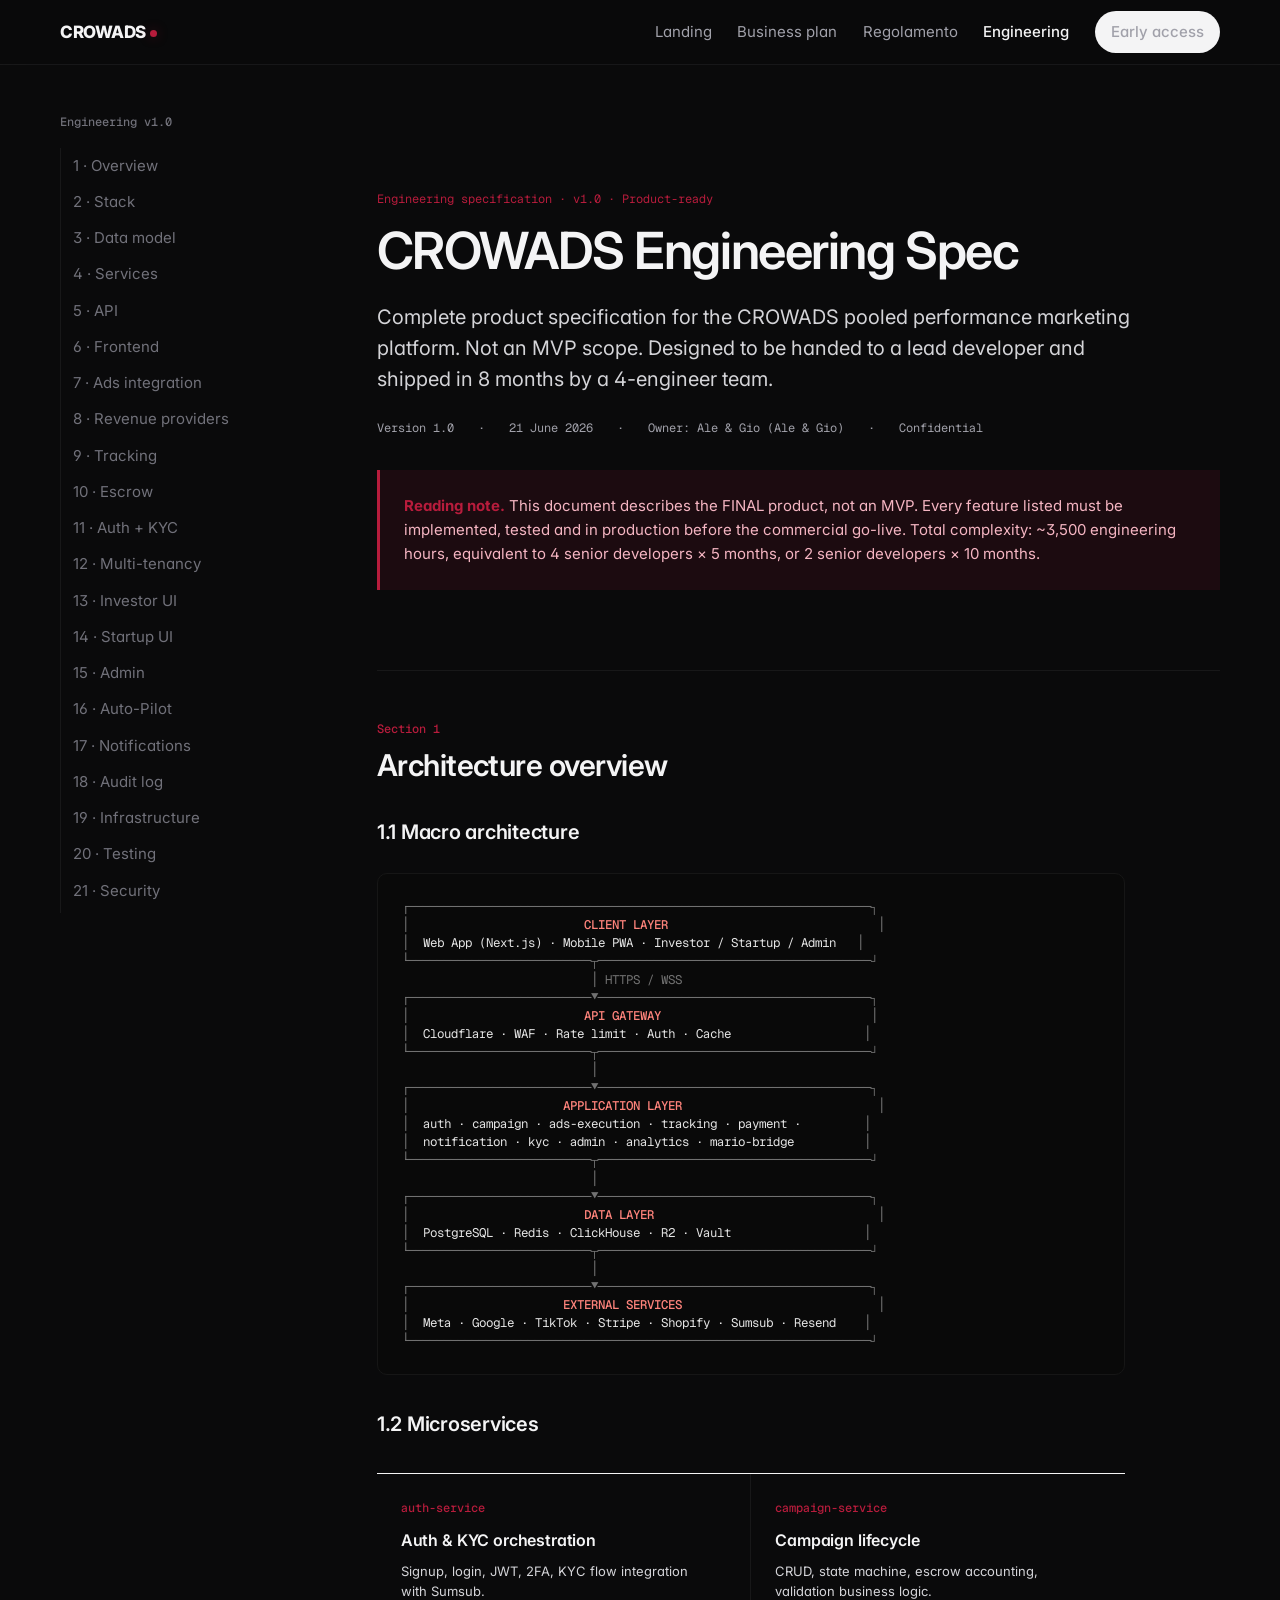
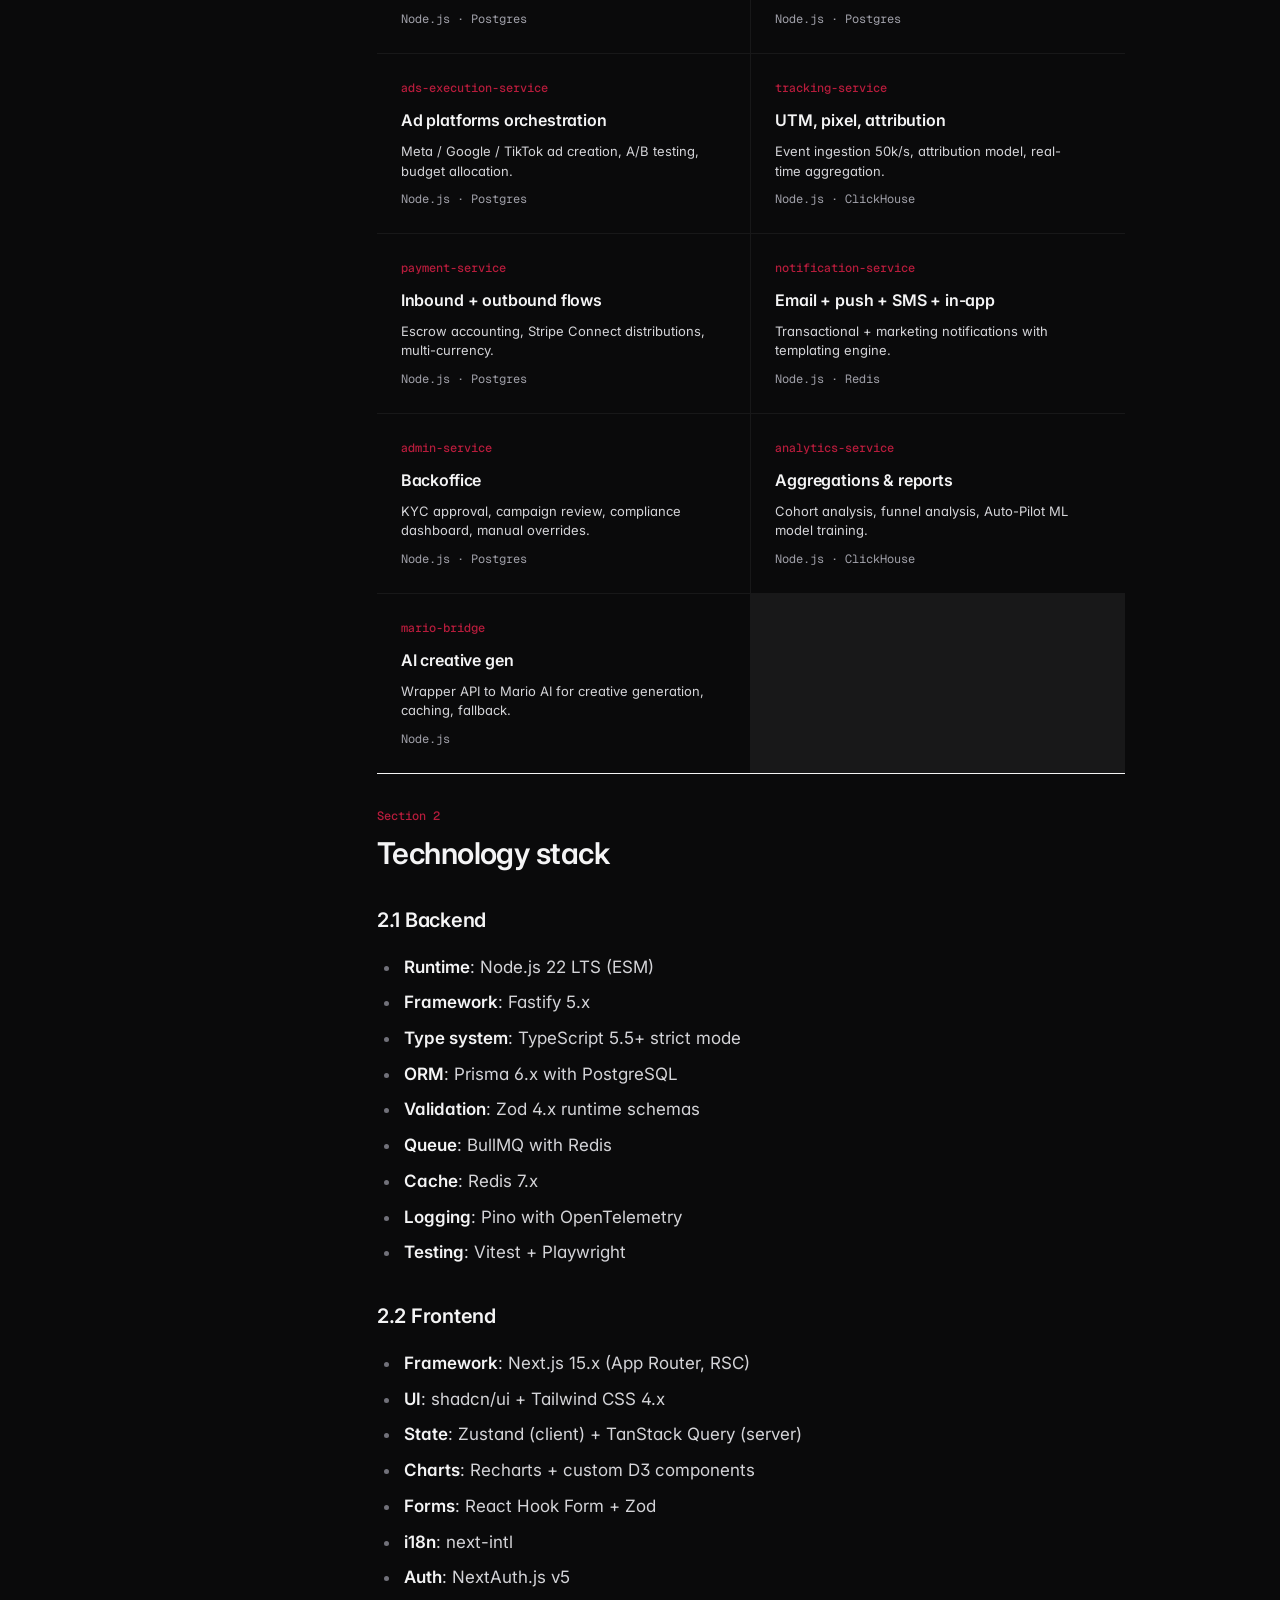
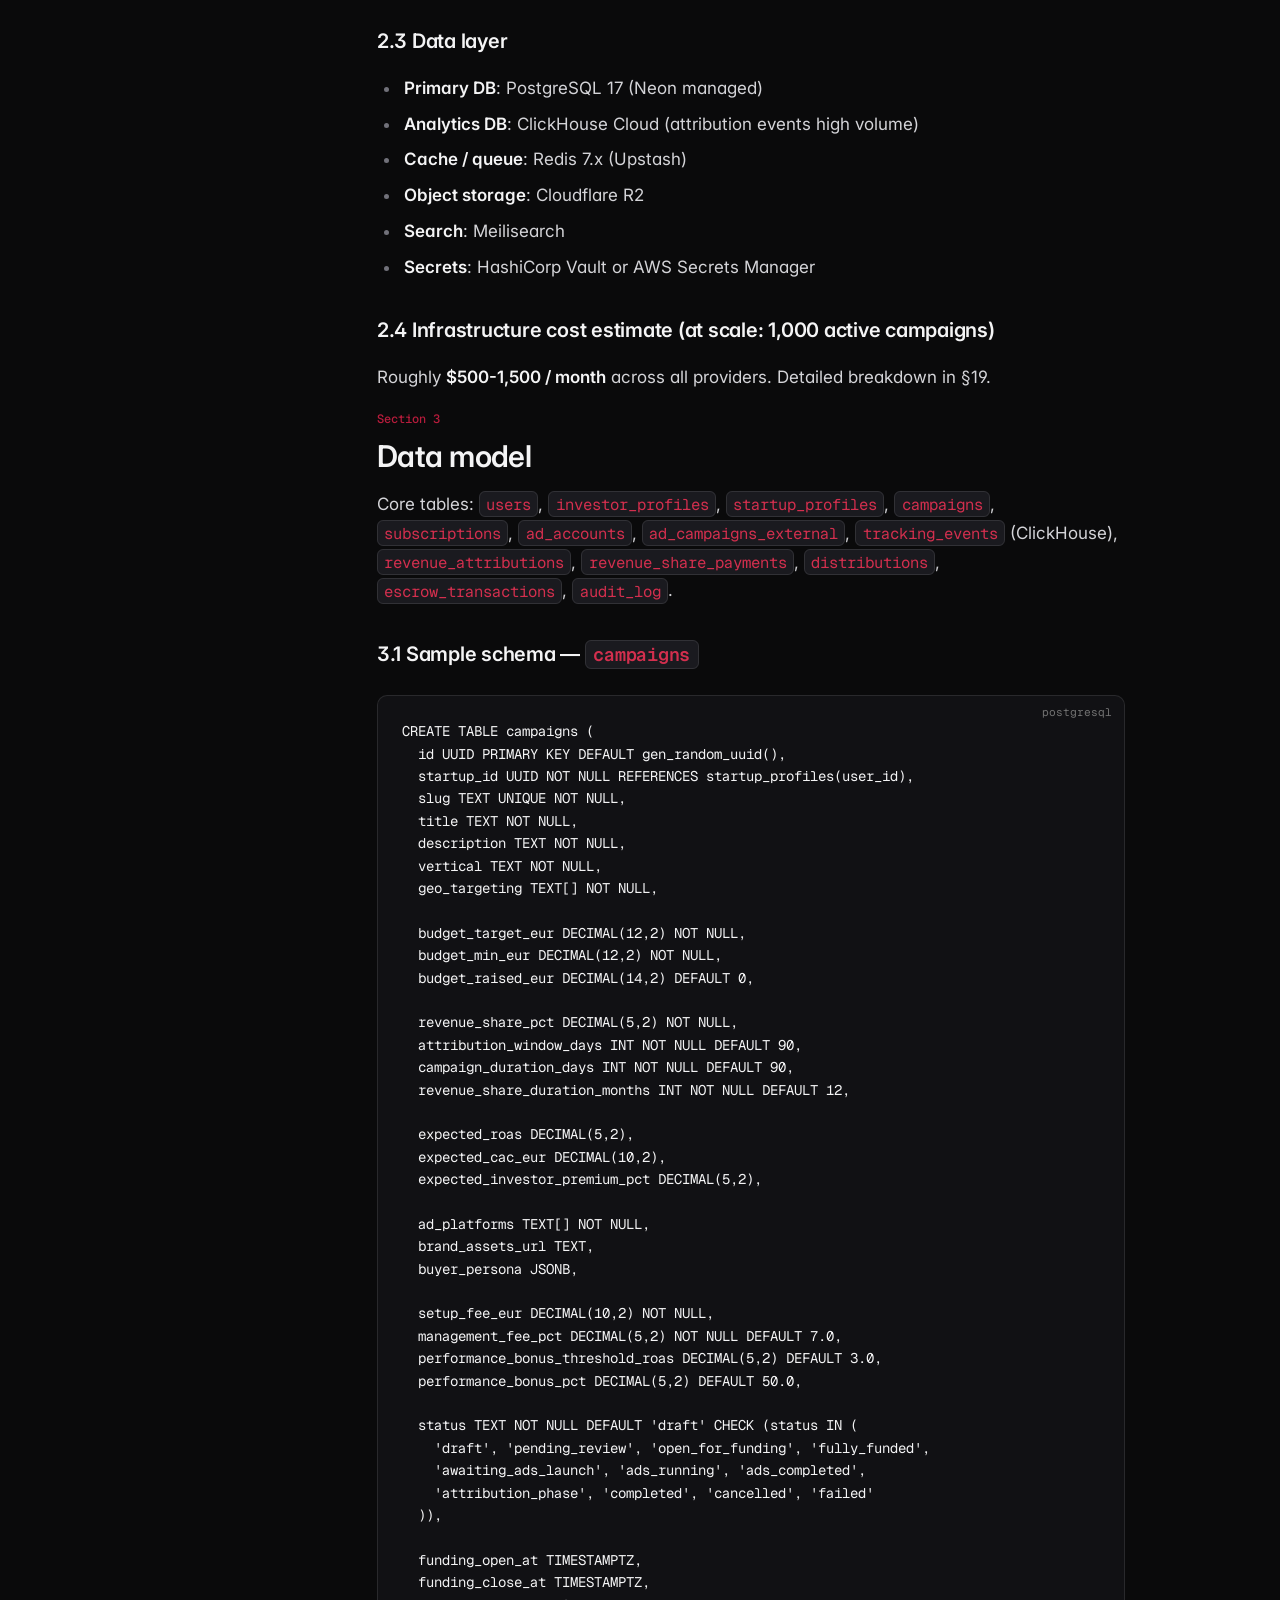
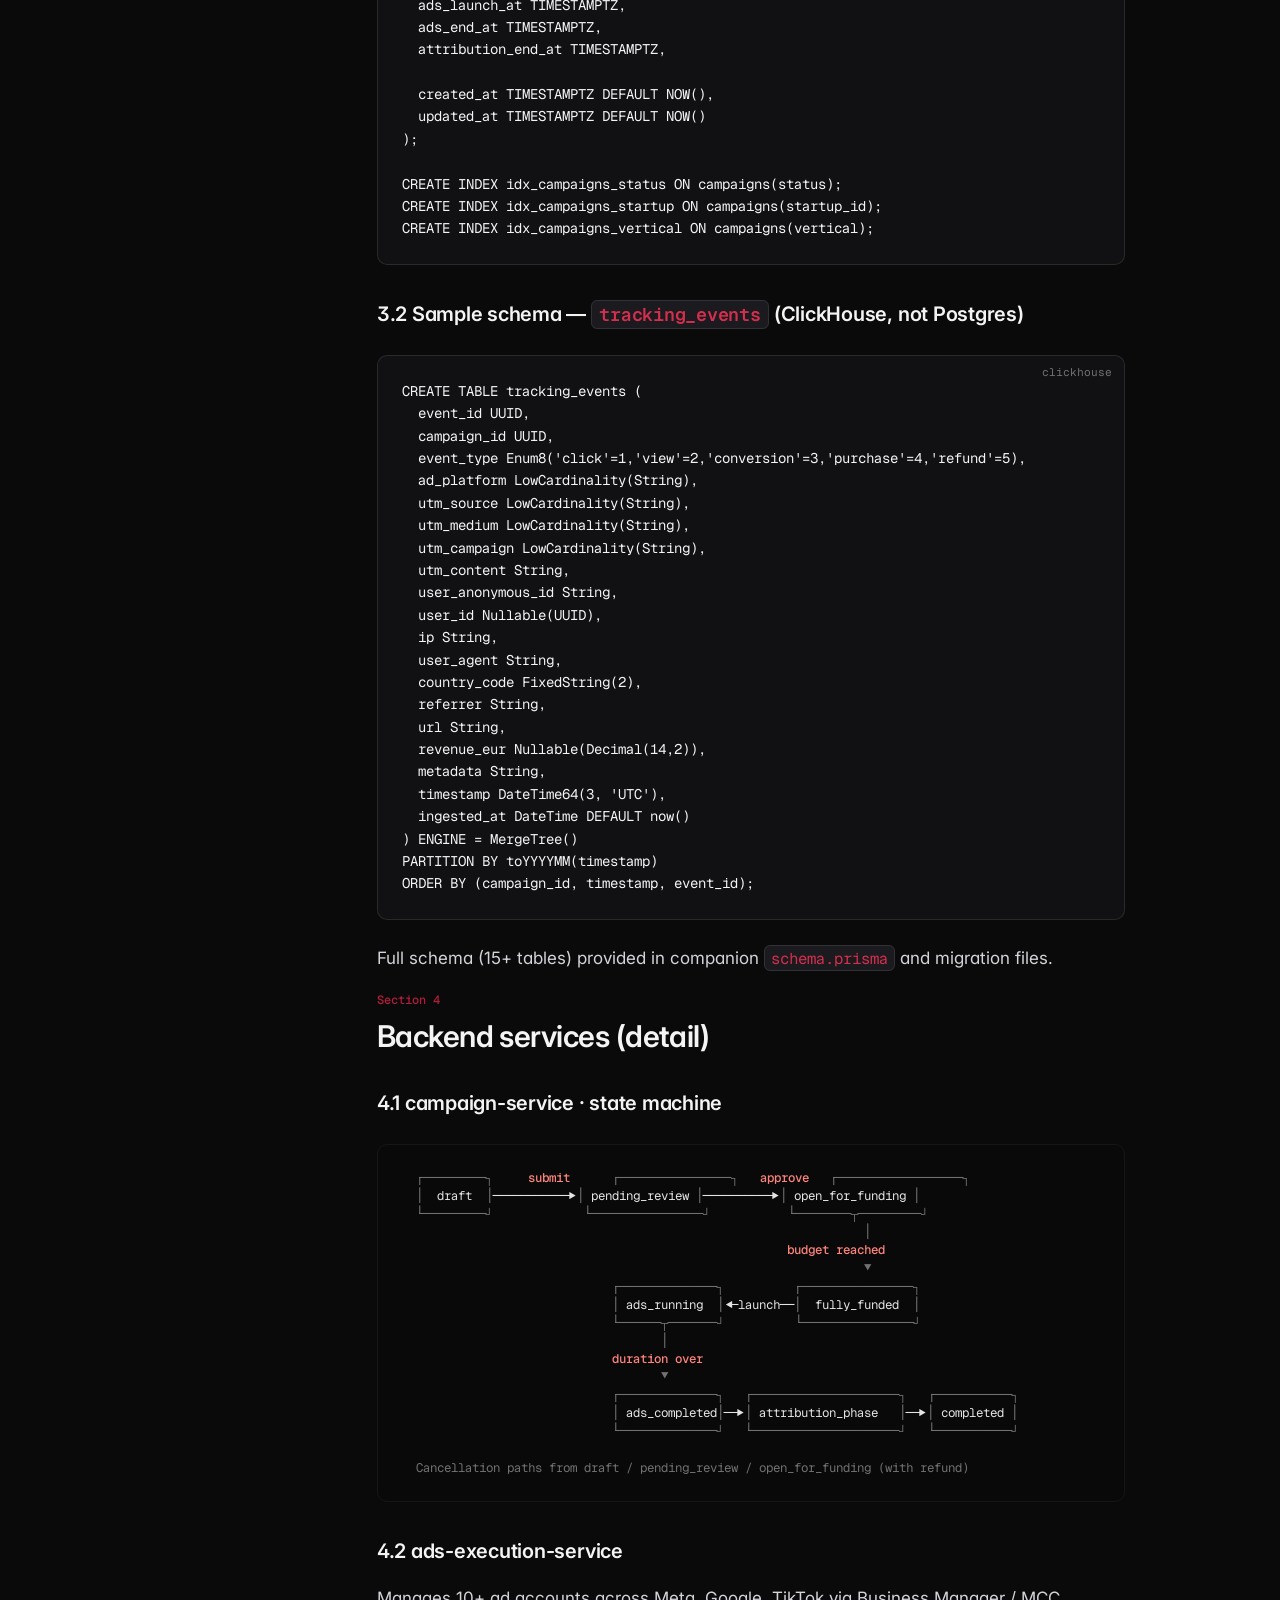
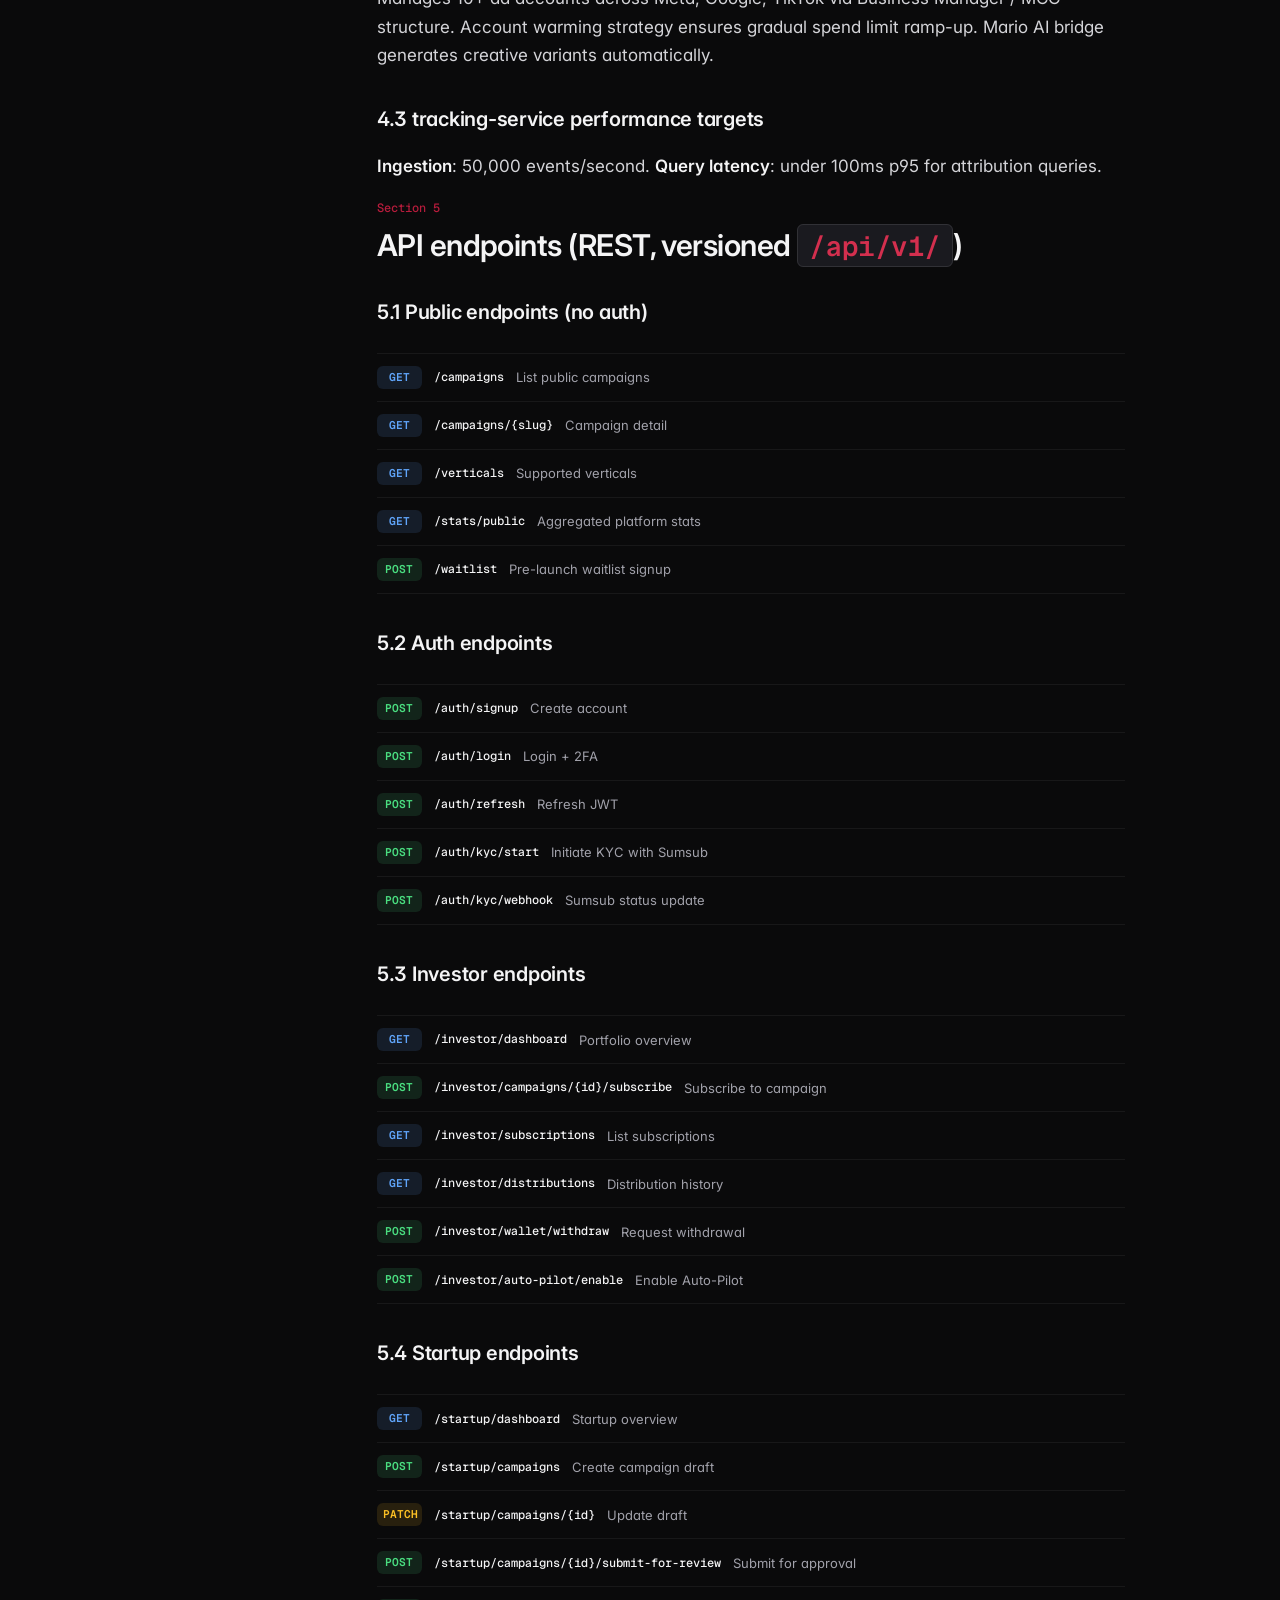
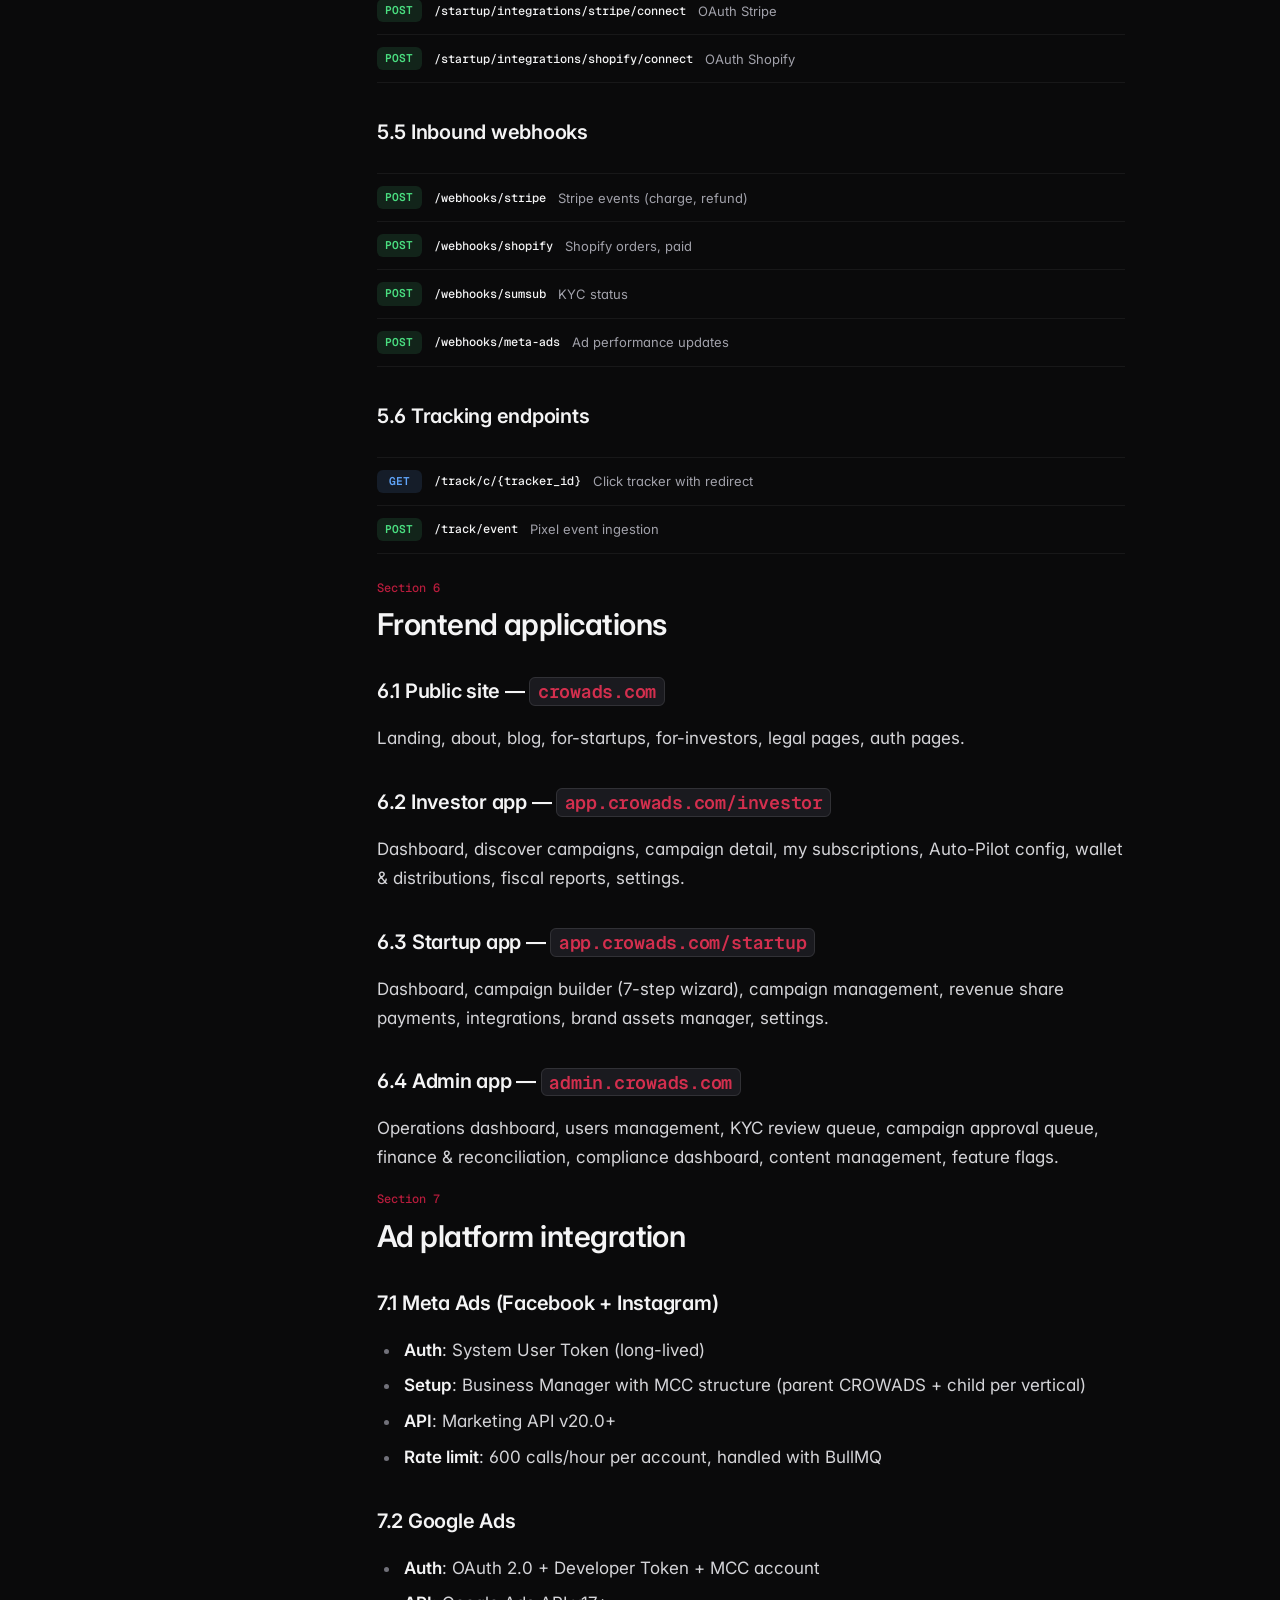
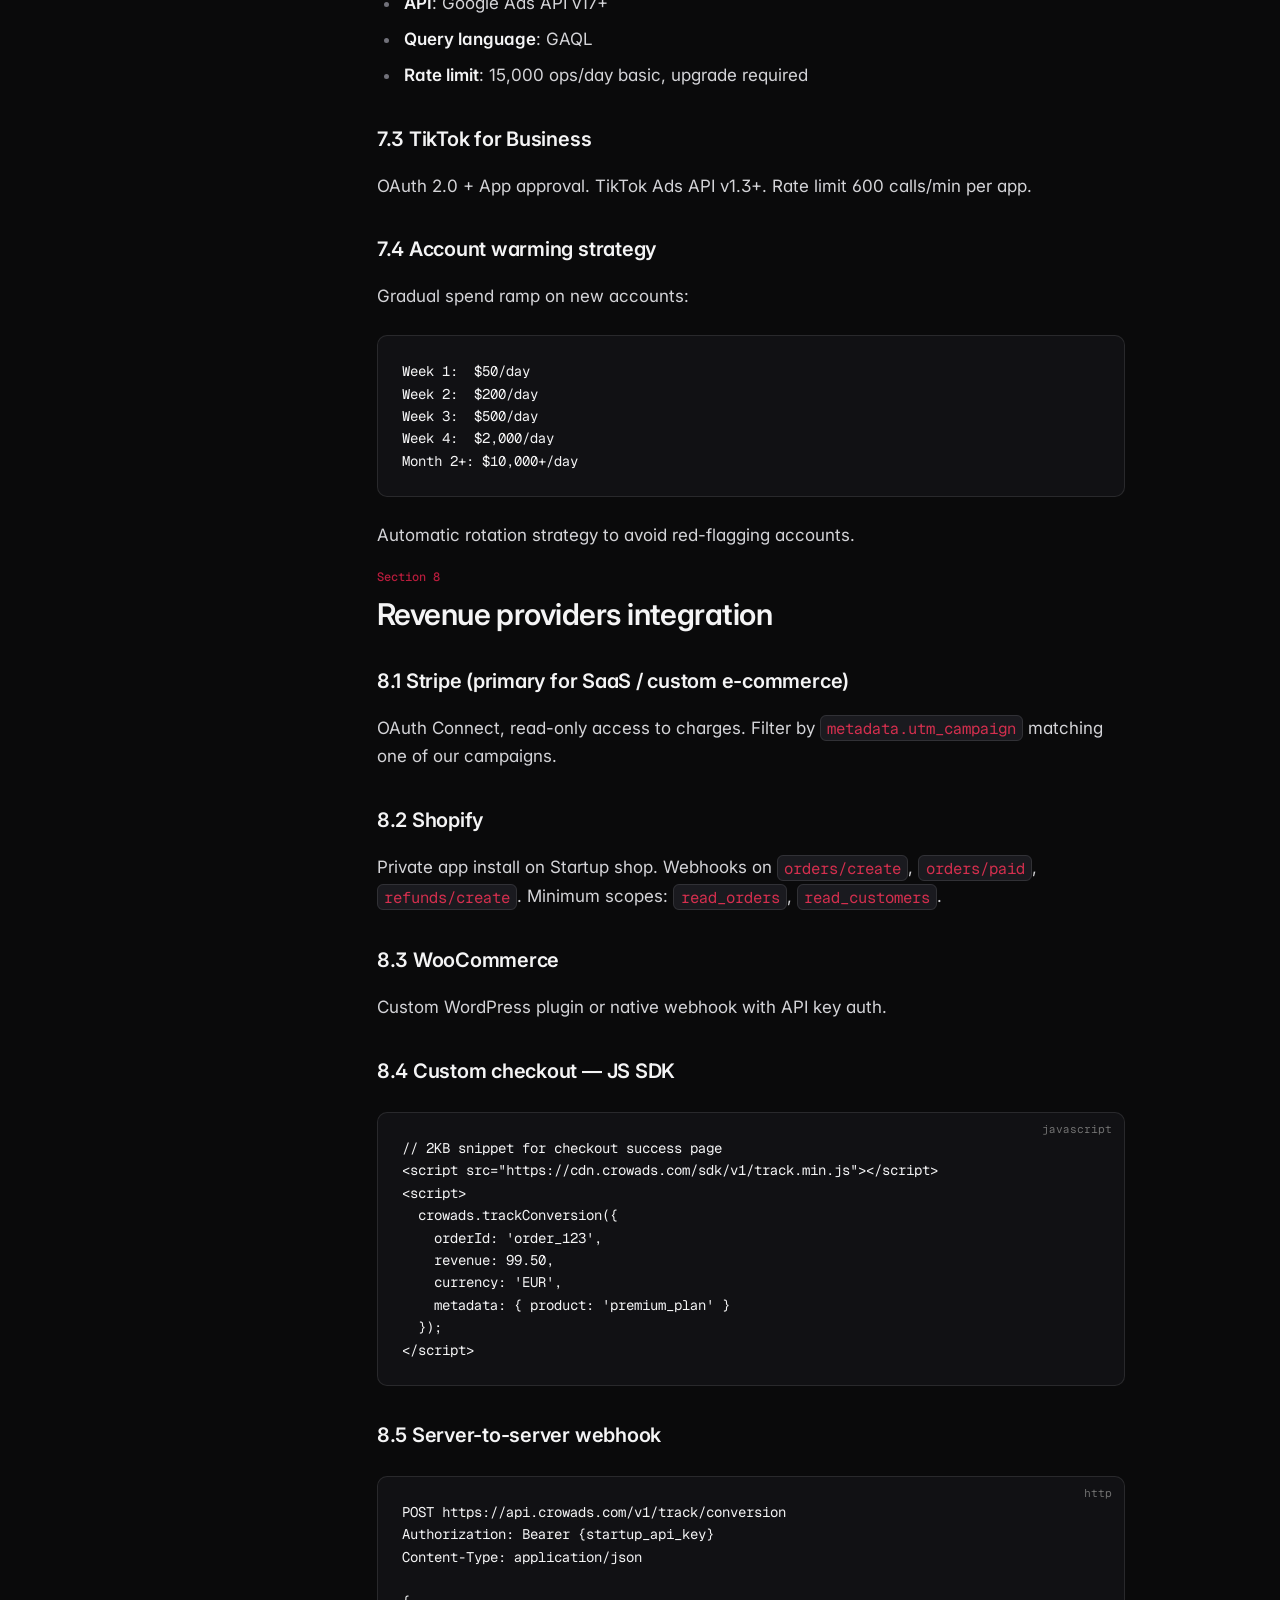
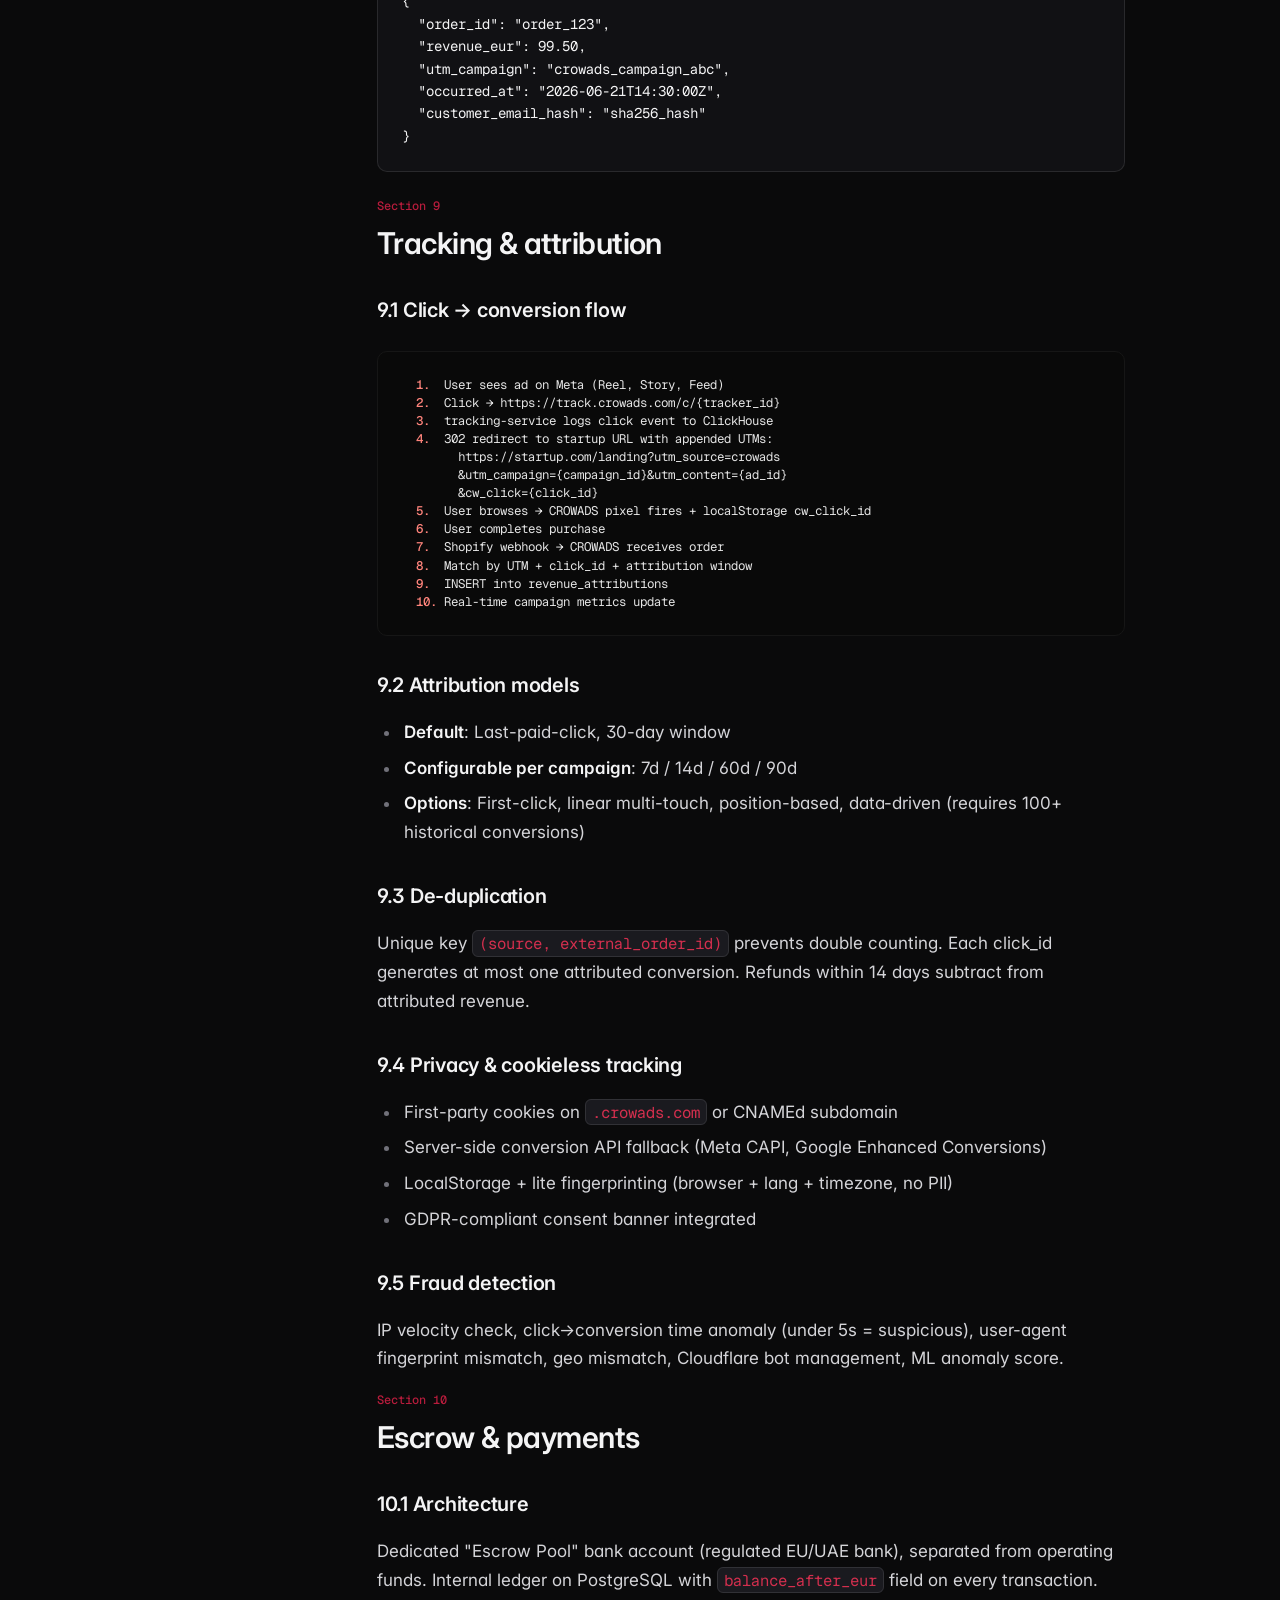
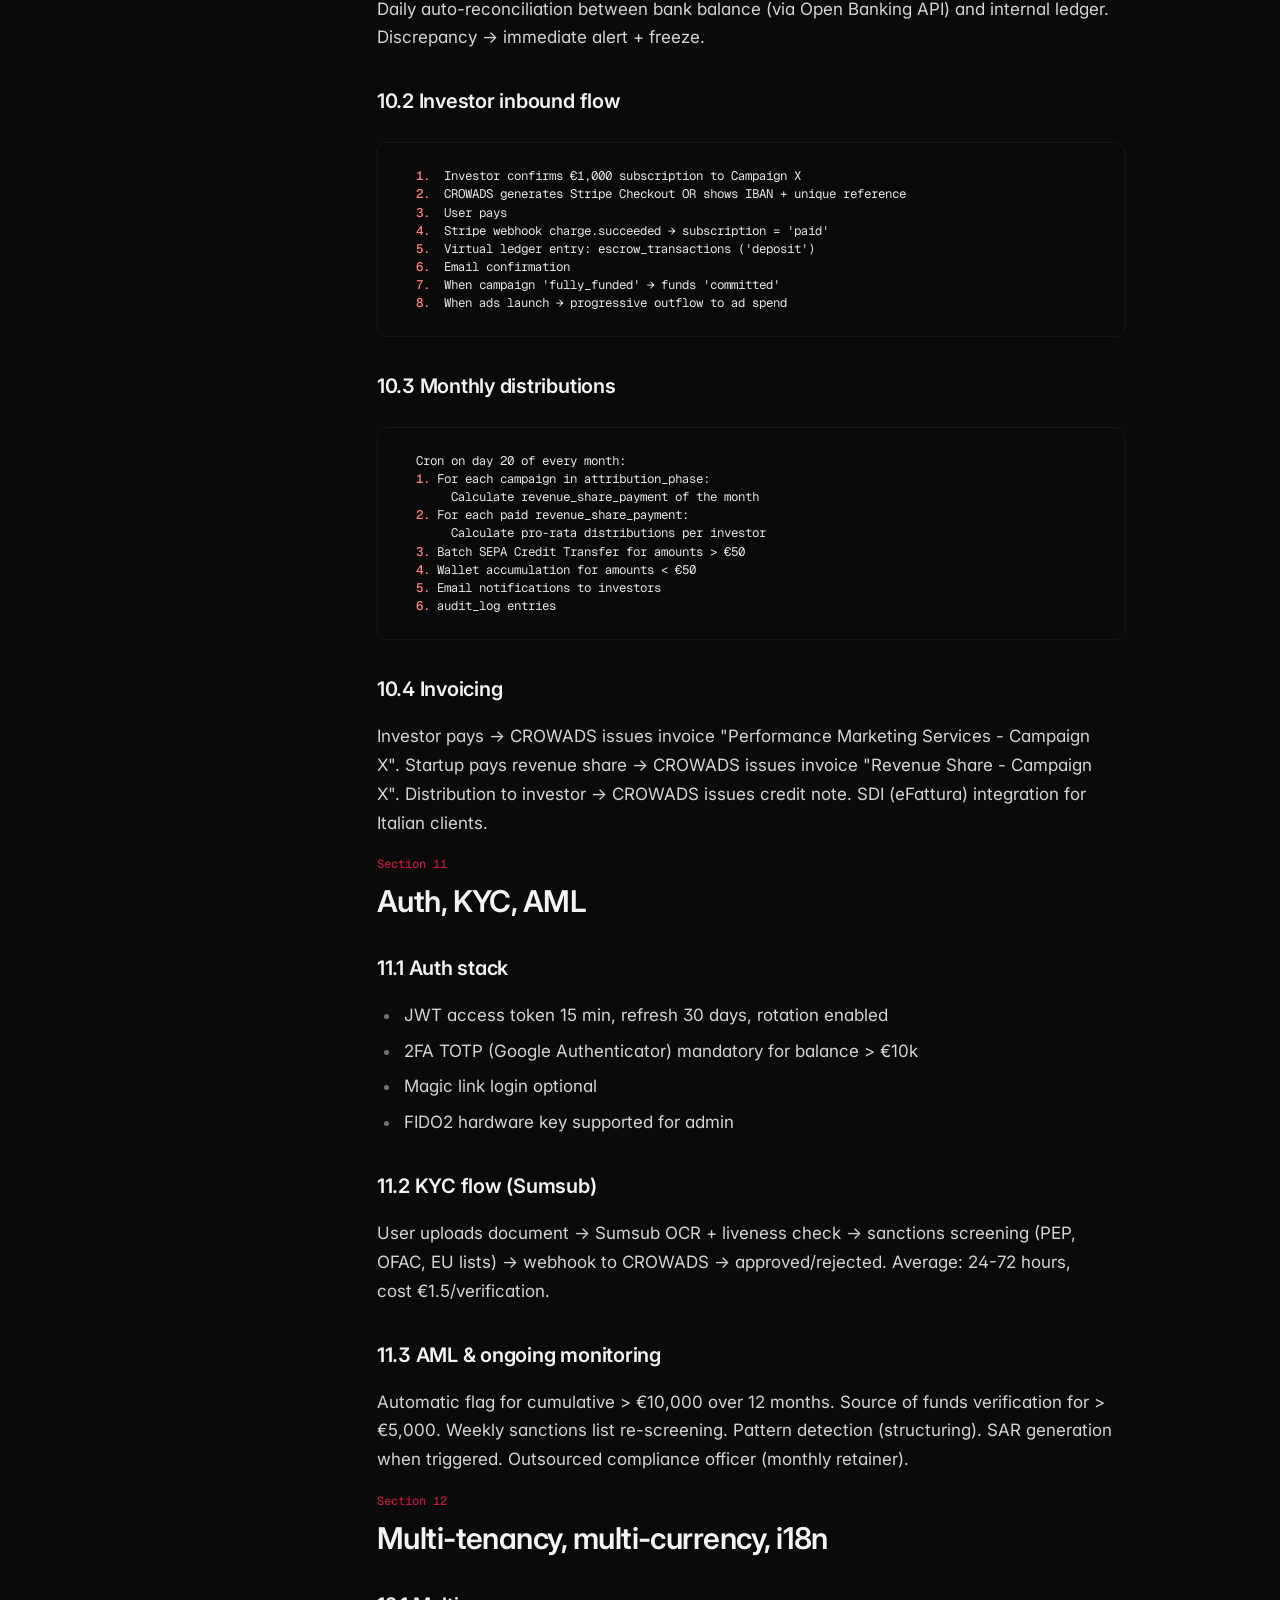
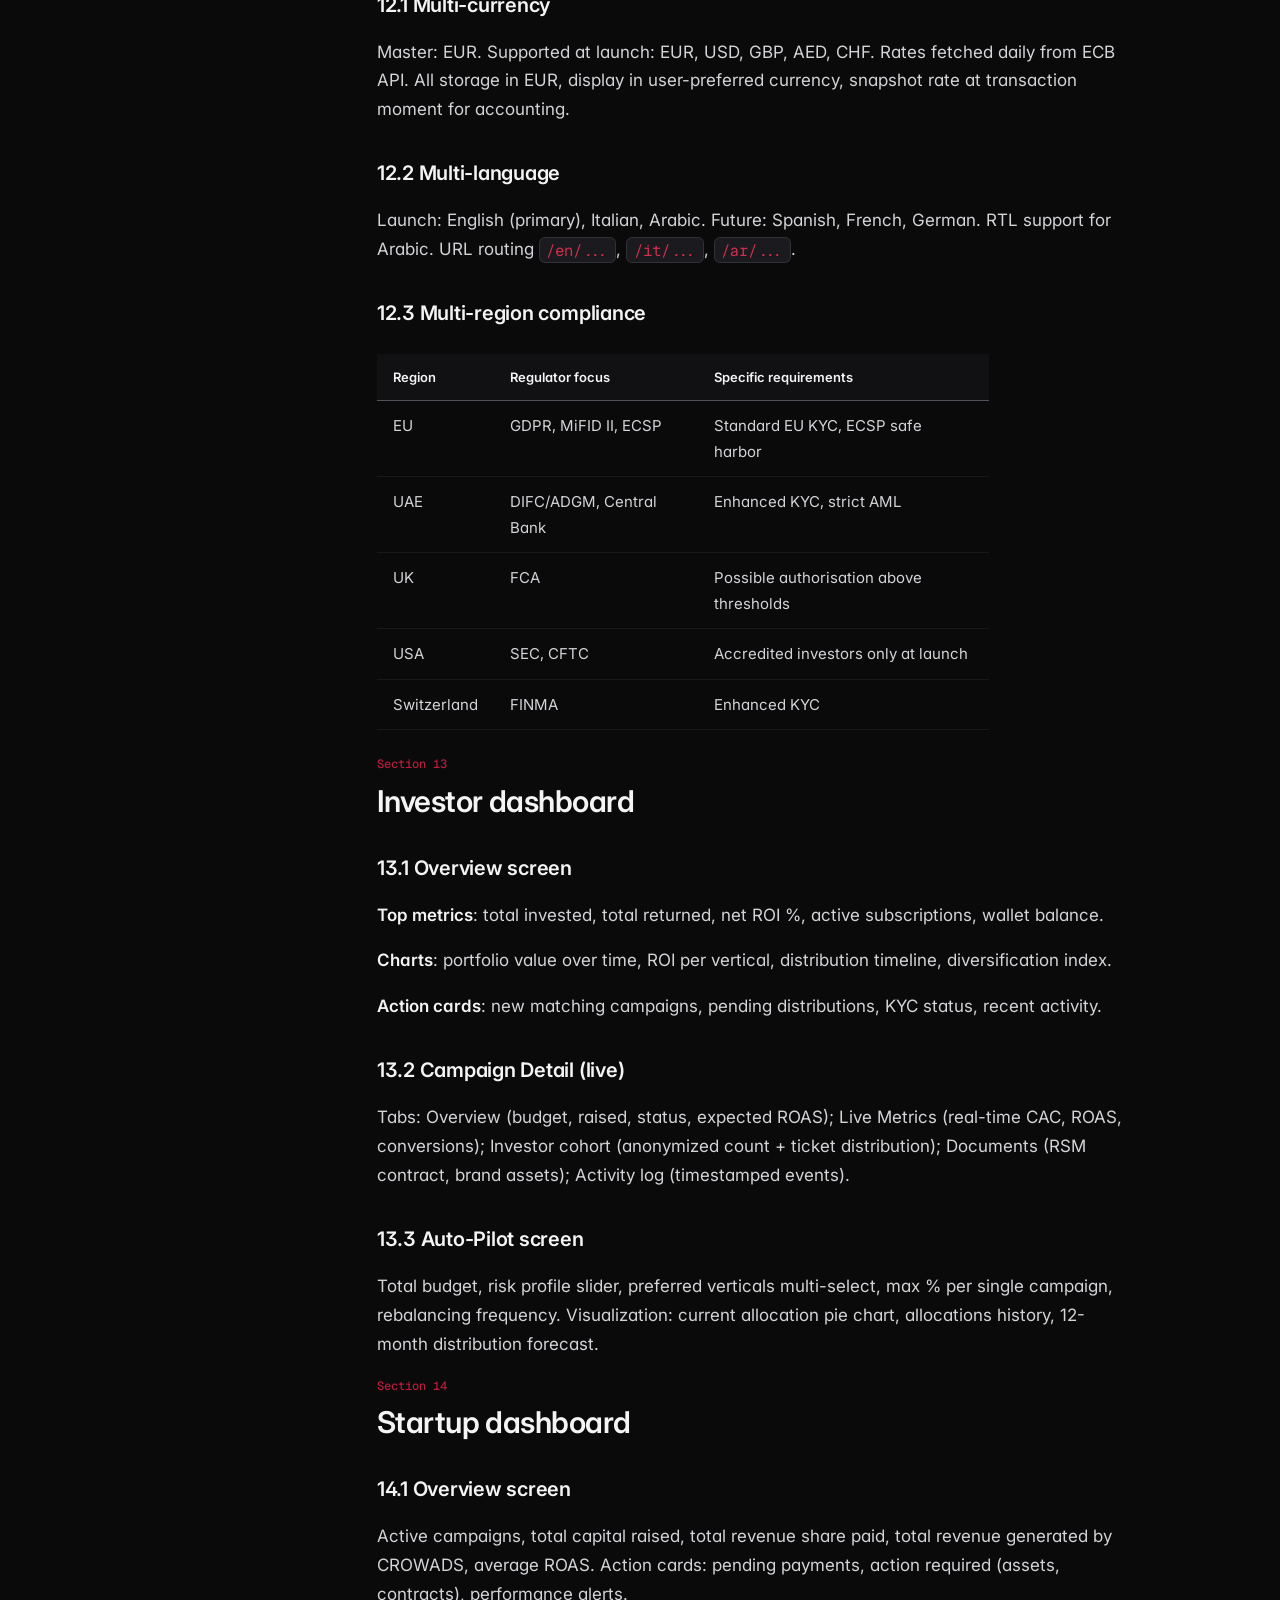
<file: spec/index.html>
<!DOCTYPE html>
<html lang="en">
<head>
<meta charset="UTF-8">
<meta name="viewport" content="width=device-width, initial-scale=1.0">
<meta name="description" content="CROWADS · Engineering specification v1.0 · product-ready (NOT MVP) · 21 June 2026">
<title>CROWADS — Engineering spec</title>
<link rel="stylesheet" href="../assets/styles.css">
<style>
  .doc-header {
    padding: clamp(3rem, 6vw, 5rem) 0 var(--s-7);
    border-bottom: 1px solid var(--hairline);
    margin-bottom: var(--s-7);
  }
  .doc-header .label {
    font-family: var(--font-mono);
    font-size: var(--t-tiny);
    color: var(--accent);
    margin-bottom: var(--s-4);
  }
  .doc-header h1 {
    font-size: clamp(2.25rem, 4vw, 3.25rem);
    font-weight: 600;
    letter-spacing: -0.028em;
    line-height: 1.05;
    margin: 0 0 var(--s-3);
    text-wrap: balance;
  }
  .doc-header .meta {
    display: flex;
    gap: var(--s-5);
    flex-wrap: wrap;
    margin-top: var(--s-5);
    font-family: var(--font-mono);
    font-size: var(--t-tiny);
    color: var(--ink-3);
  }

  .note-warning {
    background: var(--accent-soft);
    border-left: 3px solid var(--accent);
    padding: var(--s-5);
    margin: var(--s-6) 0;
    font-size: var(--t-small);
    line-height: 1.6;
    color: var(--accent-ink);
  }
  .note-warning strong { color: var(--accent); }

  .article-num {
    font-family: var(--font-mono);
    font-size: var(--t-tiny);
    color: var(--accent);
    margin-bottom: var(--s-2);
    font-weight: 500;
  }
  .prose h2 {
    margin-top: var(--s-8);
    padding-top: var(--s-7);
    border-top: 1px solid var(--hairline);
  }
  .prose h2:first-of-type { border-top: 0; padding-top: 0; }

  /* ASCII diagram block */
  .ascii-diagram {
    font-family: var(--font-mono);
    font-size: 0.78rem;
    line-height: 1.45;
    background: oklch(0.14 0 0);
    color: oklch(0.92 0 0);
    padding: var(--s-5);
    border-radius: var(--r-2);
    overflow-x: auto;
    border: 1px solid oklch(0.20 0 0);
    white-space: pre;
    margin: var(--s-5) 0;
  }
  .ascii-diagram .hl { color: oklch(0.78 0.18 25); font-weight: 500; }
  .ascii-diagram .dim { color: oklch(0.55 0 0); }

  /* Service grid */
  .service-grid {
    display: grid;
    grid-template-columns: repeat(auto-fit, minmax(260px, 1fr));
    gap: 1px;
    background: var(--hairline);
    border-top: 1px solid var(--ink);
    border-bottom: 1px solid var(--ink);
    margin: var(--s-6) 0;
  }
  .service-grid .cell {
    background: var(--bg);
    padding: var(--s-5);
    display: flex;
    flex-direction: column;
    gap: var(--s-2);
  }
  .service-grid .cell .name {
    font-family: var(--font-mono);
    font-size: var(--t-tiny);
    color: var(--accent);
    font-weight: 500;
  }
  .service-grid .cell h4 {
    font-size: 1rem;
    font-weight: 600;
    margin: 0;
    letter-spacing: -0.01em;
  }
  .service-grid .cell p {
    font-size: var(--t-micro);
    color: var(--ink-2);
    line-height: 1.5;
    margin: 0;
  }
  .service-grid .cell .stack {
    margin-top: auto;
    font-family: var(--font-mono);
    font-size: var(--t-tiny);
    color: var(--ink-3);
  }

  .doc-foot {
    margin-top: var(--s-9);
    padding-top: var(--s-6);
    border-top: 1px solid var(--hairline);
    font-family: var(--font-mono);
    font-size: var(--t-tiny);
    color: var(--ink-3);
  }

  /* SQL/JS code block: syntax very lite, no library */
  .prose pre.lang-sql,
  .prose pre.lang-ts,
  .prose pre.lang-bash,
  .prose pre.lang-http {
    position: relative;
  }
  .prose pre[class^="lang-"]::before {
    content: attr(data-lang);
    position: absolute;
    top: 8px;
    right: 12px;
    font-family: var(--font-mono);
    font-size: 0.7rem;
    color: oklch(0.55 0 0);
    letter-spacing: 0;
  }

  /* Endpoint list */
  .endpoints {
    border-top: 1px solid var(--hairline);
    margin: var(--s-5) 0;
  }
  .endpoint {
    display: grid;
    grid-template-columns: auto auto 1fr;
    gap: var(--s-3);
    padding: var(--s-3) 0;
    border-bottom: 1px solid var(--hairline);
    font-family: var(--font-mono);
    font-size: var(--t-tiny);
    align-items: center;
  }
  .endpoint .verb {
    font-weight: 600;
    padding: 2px 6px;
    border-radius: var(--r-1);
    font-size: 0.7rem;
    width: 4em;
    text-align: center;
  }
  .endpoint .verb.get { background: rgba(96,165,250,0.12); color: #60A5FA; }
  .endpoint .verb.post { background: rgba(74,222,128,0.12); color: #4ADE80; }
  .endpoint .verb.patch { background: rgba(251,191,36,0.12); color: #FBBF24; }
  .endpoint .verb.del { background: var(--accent-soft); color: var(--accent-hi); }
  .endpoint .path { color: var(--ink); font-weight: 500; }
  .endpoint .desc { color: var(--ink-3); font-family: var(--font-sans); font-size: var(--t-micro); }
  @media (max-width: 600px) { .endpoint { grid-template-columns: auto 1fr; } .endpoint .desc { grid-column: 1 / -1; } }
</style>
</head>
<body>

<header class="nav">
  <div class="nav-inner">
    <a href="/" class="brand">CROWADS<span class="dot"></span></a>
    <nav class="nav-links">
      <a href="../landing/">Landing</a>
      <a href="../business-plan/">Business plan</a>
      <a href="../regolamento/">Regolamento</a>
      <a href="../spec/" aria-current="page">Engineering</a>
      <a href="landing.html#cta" class="nav-cta">Early access</a>
    </nav>
  </div>
</header>

<button class="toc-mobile-trigger" aria-label="Open TOC">TOC</button>

<div class="toc-drawer">
  <div class="toc-drawer-panel">
    <div class="toc-label">Index — Engineering spec</div>
    <ol class="toc-list">
      <li><a href="#overview">1 · Architecture overview</a></li>
      <li><a href="#stack">2 · Stack</a></li>
      <li><a href="#datamodel">3 · Data model</a></li>
      <li><a href="#services">4 · Backend services</a></li>
      <li><a href="#api">5 · API endpoints</a></li>
      <li><a href="#frontend">6 · Frontend</a></li>
      <li><a href="#ads">7 · Ad platform integration</a></li>
      <li><a href="#revenue">8 · Revenue providers</a></li>
      <li><a href="#tracking">9 · Tracking &amp; attribution</a></li>
      <li><a href="#escrow">10 · Escrow &amp; payments</a></li>
      <li><a href="#auth">11 · Auth, KYC, AML</a></li>
      <li><a href="#multi">12 · Multi-tenancy, currency, i18n</a></li>
      <li><a href="#dash-inv">13 · Investor dashboard</a></li>
      <li><a href="#dash-st">14 · Startup dashboard</a></li>
      <li><a href="#admin">15 · Admin panel</a></li>
      <li><a href="#autopilot">16 · Auto-Pilot algorithm</a></li>
      <li><a href="#notify">17 · Notifications</a></li>
      <li><a href="#audit">18 · Audit logging</a></li>
      <li><a href="#infra">19 · Infrastructure</a></li>
      <li><a href="#testing">20 · Testing</a></li>
      <li><a href="#security">21 · Security</a></li>
      <li><a href="#perf">22 · Performance</a></li>
      <li><a href="#roadmap">23 · Implementation roadmap</a></li>
    </ol>
  </div>
</div>

<div class="doc-layout">

  <aside class="toc-aside">
    <div class="toc-label">Engineering v1.0</div>
    <ol class="toc-list">
      <li><a href="#overview">1 · Overview</a></li>
      <li><a href="#stack">2 · Stack</a></li>
      <li><a href="#datamodel">3 · Data model</a></li>
      <li><a href="#services">4 · Services</a></li>
      <li><a href="#api">5 · API</a></li>
      <li><a href="#frontend">6 · Frontend</a></li>
      <li><a href="#ads">7 · Ads integration</a></li>
      <li><a href="#revenue">8 · Revenue providers</a></li>
      <li><a href="#tracking">9 · Tracking</a></li>
      <li><a href="#escrow">10 · Escrow</a></li>
      <li><a href="#auth">11 · Auth + KYC</a></li>
      <li><a href="#multi">12 · Multi-tenancy</a></li>
      <li><a href="#dash-inv">13 · Investor UI</a></li>
      <li><a href="#dash-st">14 · Startup UI</a></li>
      <li><a href="#admin">15 · Admin</a></li>
      <li><a href="#autopilot">16 · Auto-Pilot</a></li>
      <li><a href="#notify">17 · Notifications</a></li>
      <li><a href="#audit">18 · Audit log</a></li>
      <li><a href="#infra">19 · Infrastructure</a></li>
      <li><a href="#testing">20 · Testing</a></li>
      <li><a href="#security">21 · Security</a></li>
      <li><a href="#perf">22 · Performance</a></li>
      <li><a href="#roadmap">23 · Roadmap</a></li>
    </ol>
  </aside>

  <article>
    <header class="doc-header">
      <div class="label">Engineering specification · v1.0 · Product-ready</div>
      <h1>CROWADS Engineering Spec</h1>
      <p class="lede" style="margin-top: var(--s-5);">Complete product specification for the CROWADS pooled performance marketing platform. Not an MVP scope. Designed to be handed to a lead developer and shipped in 8 months by a 4-engineer team.</p>
      <div class="meta">
        <span>Version 1.0</span><span>·</span>
        <span>21 June 2026</span><span>·</span>
        <span>Owner: Ale & Gio (Ale & Gio)</span><span>·</span>
        <span>Confidential</span>
      </div>

      <div class="note-warning">
        <strong>Reading note.</strong> This document describes the FINAL product, not an MVP. Every feature listed must be implemented, tested and in production before the commercial go-live. Total complexity: ~3,500 engineering hours, equivalent to 4 senior developers × 5 months, or 2 senior developers × 10 months.
      </div>
    </header>

    <section id="overview" class="prose">
      <div class="article-num">Section 1</div>
      <h2>Architecture overview</h2>

      <h3>1.1 Macro architecture</h3>
      <div class="ascii-diagram"><span class="dim">┌──────────────────────────────────────────────────────────────────┐</span>
<span class="dim">│</span>                         <span class="hl">CLIENT LAYER</span>                              <span class="dim">│</span>
<span class="dim">│</span>  Web App (Next.js) · Mobile PWA · Investor / Startup / Admin   <span class="dim">│</span>
<span class="dim">└──────────────────────────┬───────────────────────────────────────┘</span>
                           <span class="dim">│ HTTPS / WSS</span>
<span class="dim">┌──────────────────────────▼───────────────────────────────────────┐</span>
<span class="dim">│</span>                         <span class="hl">API GATEWAY</span>                              <span class="dim">│</span>
<span class="dim">│</span>  Cloudflare · WAF · Rate limit · Auth · Cache                   <span class="dim">│</span>
<span class="dim">└──────────────────────────┬───────────────────────────────────────┘</span>
                           <span class="dim">│</span>
<span class="dim">┌──────────────────────────▼───────────────────────────────────────┐</span>
<span class="dim">│</span>                      <span class="hl">APPLICATION LAYER</span>                            <span class="dim">│</span>
<span class="dim">│</span>  auth · campaign · ads-execution · tracking · payment ·         <span class="dim">│</span>
<span class="dim">│</span>  notification · kyc · admin · analytics · mario-bridge          <span class="dim">│</span>
<span class="dim">└──────────────────────────┬───────────────────────────────────────┘</span>
                           <span class="dim">│</span>
<span class="dim">┌──────────────────────────▼───────────────────────────────────────┐</span>
<span class="dim">│</span>                         <span class="hl">DATA LAYER</span>                                <span class="dim">│</span>
<span class="dim">│</span>  PostgreSQL · Redis · ClickHouse · R2 · Vault                   <span class="dim">│</span>
<span class="dim">└──────────────────────────┬───────────────────────────────────────┘</span>
                           <span class="dim">│</span>
<span class="dim">┌──────────────────────────▼───────────────────────────────────────┐</span>
<span class="dim">│</span>                      <span class="hl">EXTERNAL SERVICES</span>                            <span class="dim">│</span>
<span class="dim">│</span>  Meta · Google · TikTok · Stripe · Shopify · Sumsub · Resend    <span class="dim">│</span>
<span class="dim">└──────────────────────────────────────────────────────────────────┘</span></div>

      <h3>1.2 Microservices</h3>
      <div class="service-grid">
        <div class="cell">
          <div class="name">auth-service</div>
          <h4>Auth &amp; KYC orchestration</h4>
          <p>Signup, login, JWT, 2FA, KYC flow integration with Sumsub.</p>
          <div class="stack">Node.js · Postgres</div>
        </div>
        <div class="cell">
          <div class="name">campaign-service</div>
          <h4>Campaign lifecycle</h4>
          <p>CRUD, state machine, escrow accounting, validation business logic.</p>
          <div class="stack">Node.js · Postgres</div>
        </div>
        <div class="cell">
          <div class="name">ads-execution-service</div>
          <h4>Ad platforms orchestration</h4>
          <p>Meta / Google / TikTok ad creation, A/B testing, budget allocation.</p>
          <div class="stack">Node.js · Postgres</div>
        </div>
        <div class="cell">
          <div class="name">tracking-service</div>
          <h4>UTM, pixel, attribution</h4>
          <p>Event ingestion 50k/s, attribution model, real-time aggregation.</p>
          <div class="stack">Node.js · ClickHouse</div>
        </div>
        <div class="cell">
          <div class="name">payment-service</div>
          <h4>Inbound + outbound flows</h4>
          <p>Escrow accounting, Stripe Connect distributions, multi-currency.</p>
          <div class="stack">Node.js · Postgres</div>
        </div>
        <div class="cell">
          <div class="name">notification-service</div>
          <h4>Email + push + SMS + in-app</h4>
          <p>Transactional + marketing notifications with templating engine.</p>
          <div class="stack">Node.js · Redis</div>
        </div>
        <div class="cell">
          <div class="name">admin-service</div>
          <h4>Backoffice</h4>
          <p>KYC approval, campaign review, compliance dashboard, manual overrides.</p>
          <div class="stack">Node.js · Postgres</div>
        </div>
        <div class="cell">
          <div class="name">analytics-service</div>
          <h4>Aggregations &amp; reports</h4>
          <p>Cohort analysis, funnel analysis, Auto-Pilot ML model training.</p>
          <div class="stack">Node.js · ClickHouse</div>
        </div>
        <div class="cell">
          <div class="name">mario-bridge</div>
          <h4>AI creative gen</h4>
          <p>Wrapper API to Mario AI for creative generation, caching, fallback.</p>
          <div class="stack">Node.js</div>
        </div>
      </div>
    </section>

    <section id="stack" class="prose">
      <div class="article-num">Section 2</div>
      <h2>Technology stack</h2>

      <h3>2.1 Backend</h3>
      <ul>
        <li><strong>Runtime</strong>: Node.js 22 LTS (ESM)</li>
        <li><strong>Framework</strong>: Fastify 5.x</li>
        <li><strong>Type system</strong>: TypeScript 5.5+ strict mode</li>
        <li><strong>ORM</strong>: Prisma 6.x with PostgreSQL</li>
        <li><strong>Validation</strong>: Zod 4.x runtime schemas</li>
        <li><strong>Queue</strong>: BullMQ with Redis</li>
        <li><strong>Cache</strong>: Redis 7.x</li>
        <li><strong>Logging</strong>: Pino with OpenTelemetry</li>
        <li><strong>Testing</strong>: Vitest + Playwright</li>
      </ul>

      <h3>2.2 Frontend</h3>
      <ul>
        <li><strong>Framework</strong>: Next.js 15.x (App Router, RSC)</li>
        <li><strong>UI</strong>: shadcn/ui + Tailwind CSS 4.x</li>
        <li><strong>State</strong>: Zustand (client) + TanStack Query (server)</li>
        <li><strong>Charts</strong>: Recharts + custom D3 components</li>
        <li><strong>Forms</strong>: React Hook Form + Zod</li>
        <li><strong>i18n</strong>: next-intl</li>
        <li><strong>Auth</strong>: NextAuth.js v5</li>
      </ul>

      <h3>2.3 Data layer</h3>
      <ul>
        <li><strong>Primary DB</strong>: PostgreSQL 17 (Neon managed)</li>
        <li><strong>Analytics DB</strong>: ClickHouse Cloud (attribution events high volume)</li>
        <li><strong>Cache / queue</strong>: Redis 7.x (Upstash)</li>
        <li><strong>Object storage</strong>: Cloudflare R2</li>
        <li><strong>Search</strong>: Meilisearch</li>
        <li><strong>Secrets</strong>: HashiCorp Vault or AWS Secrets Manager</li>
      </ul>

      <h3>2.4 Infrastructure cost estimate (at scale: 1,000 active campaigns)</h3>
      <p>Roughly <strong>$500-1,500 / month</strong> across all providers. Detailed breakdown in §19.</p>
    </section>

    <section id="datamodel" class="prose">
      <div class="article-num">Section 3</div>
      <h2>Data model</h2>
      <p>Core tables: <code>users</code>, <code>investor_profiles</code>, <code>startup_profiles</code>, <code>campaigns</code>, <code>subscriptions</code>, <code>ad_accounts</code>, <code>ad_campaigns_external</code>, <code>tracking_events</code> (ClickHouse), <code>revenue_attributions</code>, <code>revenue_share_payments</code>, <code>distributions</code>, <code>escrow_transactions</code>, <code>audit_log</code>.</p>

      <h3>3.1 Sample schema — <code>campaigns</code></h3>
      <pre class="lang-sql" data-lang="postgresql">CREATE TABLE campaigns (
  id UUID PRIMARY KEY DEFAULT gen_random_uuid(),
  startup_id UUID NOT NULL REFERENCES startup_profiles(user_id),
  slug TEXT UNIQUE NOT NULL,
  title TEXT NOT NULL,
  description TEXT NOT NULL,
  vertical TEXT NOT NULL,
  geo_targeting TEXT[] NOT NULL,

  budget_target_eur DECIMAL(12,2) NOT NULL,
  budget_min_eur DECIMAL(12,2) NOT NULL,
  budget_raised_eur DECIMAL(14,2) DEFAULT 0,

  revenue_share_pct DECIMAL(5,2) NOT NULL,
  attribution_window_days INT NOT NULL DEFAULT 90,
  campaign_duration_days INT NOT NULL DEFAULT 90,
  revenue_share_duration_months INT NOT NULL DEFAULT 12,

  expected_roas DECIMAL(5,2),
  expected_cac_eur DECIMAL(10,2),
  expected_investor_premium_pct DECIMAL(5,2),

  ad_platforms TEXT[] NOT NULL,
  brand_assets_url TEXT,
  buyer_persona JSONB,

  setup_fee_eur DECIMAL(10,2) NOT NULL,
  management_fee_pct DECIMAL(5,2) NOT NULL DEFAULT 7.0,
  performance_bonus_threshold_roas DECIMAL(5,2) DEFAULT 3.0,
  performance_bonus_pct DECIMAL(5,2) DEFAULT 50.0,

  status TEXT NOT NULL DEFAULT 'draft' CHECK (status IN (
    'draft', 'pending_review', 'open_for_funding', 'fully_funded',
    'awaiting_ads_launch', 'ads_running', 'ads_completed',
    'attribution_phase', 'completed', 'cancelled', 'failed'
  )),

  funding_open_at TIMESTAMPTZ,
  funding_close_at TIMESTAMPTZ,
  ads_launch_at TIMESTAMPTZ,
  ads_end_at TIMESTAMPTZ,
  attribution_end_at TIMESTAMPTZ,

  created_at TIMESTAMPTZ DEFAULT NOW(),
  updated_at TIMESTAMPTZ DEFAULT NOW()
);

CREATE INDEX idx_campaigns_status ON campaigns(status);
CREATE INDEX idx_campaigns_startup ON campaigns(startup_id);
CREATE INDEX idx_campaigns_vertical ON campaigns(vertical);</pre>

      <h3>3.2 Sample schema — <code>tracking_events</code> (ClickHouse, not Postgres)</h3>
      <pre class="lang-sql" data-lang="clickhouse">CREATE TABLE tracking_events (
  event_id UUID,
  campaign_id UUID,
  event_type Enum8('click'=1,'view'=2,'conversion'=3,'purchase'=4,'refund'=5),
  ad_platform LowCardinality(String),
  utm_source LowCardinality(String),
  utm_medium LowCardinality(String),
  utm_campaign LowCardinality(String),
  utm_content String,
  user_anonymous_id String,
  user_id Nullable(UUID),
  ip String,
  user_agent String,
  country_code FixedString(2),
  referrer String,
  url String,
  revenue_eur Nullable(Decimal(14,2)),
  metadata String,
  timestamp DateTime64(3, 'UTC'),
  ingested_at DateTime DEFAULT now()
) ENGINE = MergeTree()
PARTITION BY toYYYYMM(timestamp)
ORDER BY (campaign_id, timestamp, event_id);</pre>

      <p>Full schema (15+ tables) provided in companion <code>schema.prisma</code> and migration files.</p>
    </section>

    <section id="services" class="prose">
      <div class="article-num">Section 4</div>
      <h2>Backend services (detail)</h2>

      <h3>4.1 campaign-service · state machine</h3>
      <div class="ascii-diagram"><span class="dim">  ┌─────────┐</span>     <span class="hl">submit</span>      <span class="dim">┌────────────────┐</span>   <span class="hl">approve</span>   <span class="dim">┌──────────────────┐</span>
  <span class="dim">│</span>  draft  <span class="dim">│</span>───────────▶<span class="dim">│</span> pending_review <span class="dim">│</span>──────────▶<span class="dim">│</span> open_for_funding <span class="dim">│</span>
  <span class="dim">└─────────┘</span>             <span class="dim">└────────────────┘</span>           <span class="dim">└────────┬─────────┘</span>
                                                                  <span class="dim">│</span>
                                                       <span class="hl">budget reached</span>
                                                                  <span class="dim">▼</span>
                              <span class="dim">┌──────────────┐</span>          <span class="dim">┌────────────────┐</span>
                              <span class="dim">│</span> ads_running  <span class="dim">│</span>◀─launch──<span class="dim">│</span>  fully_funded  <span class="dim">│</span>
                              <span class="dim">└──────┬───────┘</span>          <span class="dim">└────────────────┘</span>
                                     <span class="dim">│</span>
                              <span class="hl">duration over</span>
                                     <span class="dim">▼</span>
                              <span class="dim">┌──────────────┐</span>   <span class="dim">┌─────────────────────┐</span>   <span class="dim">┌───────────┐</span>
                              <span class="dim">│</span> ads_completed<span class="dim">│</span>──▶<span class="dim">│</span> attribution_phase   <span class="dim">│</span>──▶<span class="dim">│</span> completed <span class="dim">│</span>
                              <span class="dim">└──────────────┘</span>   <span class="dim">└─────────────────────┘</span>   <span class="dim">└───────────┘</span>

  <span class="dim">Cancellation paths from draft / pending_review / open_for_funding (with refund)</span></div>

      <h3>4.2 ads-execution-service</h3>
      <p>Manages 10+ ad accounts across Meta, Google, TikTok via Business Manager / MCC structure. Account warming strategy ensures gradual spend limit ramp-up. Mario AI bridge generates creative variants automatically.</p>

      <h3>4.3 tracking-service performance targets</h3>
      <p><strong>Ingestion</strong>: 50,000 events/second. <strong>Query latency</strong>: under 100ms p95 for attribution queries.</p>
    </section>

    <section id="api" class="prose">
      <div class="article-num">Section 5</div>
      <h2>API endpoints (REST, versioned <code>/api/v1/</code>)</h2>

      <h3>5.1 Public endpoints (no auth)</h3>
      <div class="endpoints">
        <div class="endpoint"><span class="verb get">GET</span><span class="path">/campaigns</span><span class="desc">List public campaigns</span></div>
        <div class="endpoint"><span class="verb get">GET</span><span class="path">/campaigns/{slug}</span><span class="desc">Campaign detail</span></div>
        <div class="endpoint"><span class="verb get">GET</span><span class="path">/verticals</span><span class="desc">Supported verticals</span></div>
        <div class="endpoint"><span class="verb get">GET</span><span class="path">/stats/public</span><span class="desc">Aggregated platform stats</span></div>
        <div class="endpoint"><span class="verb post">POST</span><span class="path">/waitlist</span><span class="desc">Pre-launch waitlist signup</span></div>
      </div>

      <h3>5.2 Auth endpoints</h3>
      <div class="endpoints">
        <div class="endpoint"><span class="verb post">POST</span><span class="path">/auth/signup</span><span class="desc">Create account</span></div>
        <div class="endpoint"><span class="verb post">POST</span><span class="path">/auth/login</span><span class="desc">Login + 2FA</span></div>
        <div class="endpoint"><span class="verb post">POST</span><span class="path">/auth/refresh</span><span class="desc">Refresh JWT</span></div>
        <div class="endpoint"><span class="verb post">POST</span><span class="path">/auth/kyc/start</span><span class="desc">Initiate KYC with Sumsub</span></div>
        <div class="endpoint"><span class="verb post">POST</span><span class="path">/auth/kyc/webhook</span><span class="desc">Sumsub status update</span></div>
      </div>

      <h3>5.3 Investor endpoints</h3>
      <div class="endpoints">
        <div class="endpoint"><span class="verb get">GET</span><span class="path">/investor/dashboard</span><span class="desc">Portfolio overview</span></div>
        <div class="endpoint"><span class="verb post">POST</span><span class="path">/investor/campaigns/{id}/subscribe</span><span class="desc">Subscribe to campaign</span></div>
        <div class="endpoint"><span class="verb get">GET</span><span class="path">/investor/subscriptions</span><span class="desc">List subscriptions</span></div>
        <div class="endpoint"><span class="verb get">GET</span><span class="path">/investor/distributions</span><span class="desc">Distribution history</span></div>
        <div class="endpoint"><span class="verb post">POST</span><span class="path">/investor/wallet/withdraw</span><span class="desc">Request withdrawal</span></div>
        <div class="endpoint"><span class="verb post">POST</span><span class="path">/investor/auto-pilot/enable</span><span class="desc">Enable Auto-Pilot</span></div>
      </div>

      <h3>5.4 Startup endpoints</h3>
      <div class="endpoints">
        <div class="endpoint"><span class="verb get">GET</span><span class="path">/startup/dashboard</span><span class="desc">Startup overview</span></div>
        <div class="endpoint"><span class="verb post">POST</span><span class="path">/startup/campaigns</span><span class="desc">Create campaign draft</span></div>
        <div class="endpoint"><span class="verb patch">PATCH</span><span class="path">/startup/campaigns/{id}</span><span class="desc">Update draft</span></div>
        <div class="endpoint"><span class="verb post">POST</span><span class="path">/startup/campaigns/{id}/submit-for-review</span><span class="desc">Submit for approval</span></div>
        <div class="endpoint"><span class="verb post">POST</span><span class="path">/startup/integrations/stripe/connect</span><span class="desc">OAuth Stripe</span></div>
        <div class="endpoint"><span class="verb post">POST</span><span class="path">/startup/integrations/shopify/connect</span><span class="desc">OAuth Shopify</span></div>
      </div>

      <h3>5.5 Inbound webhooks</h3>
      <div class="endpoints">
        <div class="endpoint"><span class="verb post">POST</span><span class="path">/webhooks/stripe</span><span class="desc">Stripe events (charge, refund)</span></div>
        <div class="endpoint"><span class="verb post">POST</span><span class="path">/webhooks/shopify</span><span class="desc">Shopify orders, paid</span></div>
        <div class="endpoint"><span class="verb post">POST</span><span class="path">/webhooks/sumsub</span><span class="desc">KYC status</span></div>
        <div class="endpoint"><span class="verb post">POST</span><span class="path">/webhooks/meta-ads</span><span class="desc">Ad performance updates</span></div>
      </div>

      <h3>5.6 Tracking endpoints</h3>
      <div class="endpoints">
        <div class="endpoint"><span class="verb get">GET</span><span class="path">/track/c/{tracker_id}</span><span class="desc">Click tracker with redirect</span></div>
        <div class="endpoint"><span class="verb post">POST</span><span class="path">/track/event</span><span class="desc">Pixel event ingestion</span></div>
      </div>
    </section>

    <section id="frontend" class="prose">
      <div class="article-num">Section 6</div>
      <h2>Frontend applications</h2>

      <h3>6.1 Public site — <code>crowads.com</code></h3>
      <p>Landing, about, blog, for-startups, for-investors, legal pages, auth pages.</p>

      <h3>6.2 Investor app — <code>app.crowads.com/investor</code></h3>
      <p>Dashboard, discover campaigns, campaign detail, my subscriptions, Auto-Pilot config, wallet &amp; distributions, fiscal reports, settings.</p>

      <h3>6.3 Startup app — <code>app.crowads.com/startup</code></h3>
      <p>Dashboard, campaign builder (7-step wizard), campaign management, revenue share payments, integrations, brand assets manager, settings.</p>

      <h3>6.4 Admin app — <code>admin.crowads.com</code></h3>
      <p>Operations dashboard, users management, KYC review queue, campaign approval queue, finance &amp; reconciliation, compliance dashboard, content management, feature flags.</p>
    </section>

    <section id="ads" class="prose">
      <div class="article-num">Section 7</div>
      <h2>Ad platform integration</h2>

      <h3>7.1 Meta Ads (Facebook + Instagram)</h3>
      <ul>
        <li><strong>Auth</strong>: System User Token (long-lived)</li>
        <li><strong>Setup</strong>: Business Manager with MCC structure (parent CROWADS + child per vertical)</li>
        <li><strong>API</strong>: Marketing API v20.0+</li>
        <li><strong>Rate limit</strong>: 600 calls/hour per account, handled with BullMQ</li>
      </ul>

      <h3>7.2 Google Ads</h3>
      <ul>
        <li><strong>Auth</strong>: OAuth 2.0 + Developer Token + MCC account</li>
        <li><strong>API</strong>: Google Ads API v17+</li>
        <li><strong>Query language</strong>: GAQL</li>
        <li><strong>Rate limit</strong>: 15,000 ops/day basic, upgrade required</li>
      </ul>

      <h3>7.3 TikTok for Business</h3>
      <p>OAuth 2.0 + App approval. TikTok Ads API v1.3+. Rate limit 600 calls/min per app.</p>

      <h3>7.4 Account warming strategy</h3>
      <p>Gradual spend ramp on new accounts:</p>
      <pre>Week 1:  $50/day
Week 2:  $200/day
Week 3:  $500/day
Week 4:  $2,000/day
Month 2+: $10,000+/day</pre>
      <p>Automatic rotation strategy to avoid red-flagging accounts.</p>
    </section>

    <section id="revenue" class="prose">
      <div class="article-num">Section 8</div>
      <h2>Revenue providers integration</h2>

      <h3>8.1 Stripe (primary for SaaS / custom e-commerce)</h3>
      <p>OAuth Connect, read-only access to charges. Filter by <code>metadata.utm_campaign</code> matching one of our campaigns.</p>

      <h3>8.2 Shopify</h3>
      <p>Private app install on Startup shop. Webhooks on <code>orders/create</code>, <code>orders/paid</code>, <code>refunds/create</code>. Minimum scopes: <code>read_orders</code>, <code>read_customers</code>.</p>

      <h3>8.3 WooCommerce</h3>
      <p>Custom WordPress plugin or native webhook with API key auth.</p>

      <h3>8.4 Custom checkout — JS SDK</h3>
      <pre class="lang-ts" data-lang="javascript">// 2KB snippet for checkout success page
&lt;script src="https://cdn.crowads.com/sdk/v1/track.min.js"&gt;&lt;/script&gt;
&lt;script&gt;
  crowads.trackConversion({
    orderId: 'order_123',
    revenue: 99.50,
    currency: 'EUR',
    metadata: { product: 'premium_plan' }
  });
&lt;/script&gt;</pre>

      <h3>8.5 Server-to-server webhook</h3>
      <pre class="lang-http" data-lang="http">POST https://api.crowads.com/v1/track/conversion
Authorization: Bearer {startup_api_key}
Content-Type: application/json

{
  "order_id": "order_123",
  "revenue_eur": 99.50,
  "utm_campaign": "crowads_campaign_abc",
  "occurred_at": "2026-06-21T14:30:00Z",
  "customer_email_hash": "sha256_hash"
}</pre>
    </section>

    <section id="tracking" class="prose">
      <div class="article-num">Section 9</div>
      <h2>Tracking &amp; attribution</h2>

      <h3>9.1 Click → conversion flow</h3>
      <div class="ascii-diagram">  <span class="hl">1.</span>  User sees ad on Meta (Reel, Story, Feed)
  <span class="hl">2.</span>  Click → https://track.crowads.com/c/{tracker_id}
  <span class="hl">3.</span>  tracking-service logs click event to ClickHouse
  <span class="hl">4.</span>  302 redirect to startup URL with appended UTMs:
        https://startup.com/landing?utm_source=crowads
        &amp;utm_campaign={campaign_id}&amp;utm_content={ad_id}
        &amp;cw_click={click_id}
  <span class="hl">5.</span>  User browses → CROWADS pixel fires + localStorage cw_click_id
  <span class="hl">6.</span>  User completes purchase
  <span class="hl">7.</span>  Shopify webhook → CROWADS receives order
  <span class="hl">8.</span>  Match by UTM + click_id + attribution window
  <span class="hl">9.</span>  INSERT into revenue_attributions
  <span class="hl">10.</span> Real-time campaign metrics update</div>

      <h3>9.2 Attribution models</h3>
      <ul>
        <li><strong>Default</strong>: Last-paid-click, 30-day window</li>
        <li><strong>Configurable per campaign</strong>: 7d / 14d / 60d / 90d</li>
        <li><strong>Options</strong>: First-click, linear multi-touch, position-based, data-driven (requires 100+ historical conversions)</li>
      </ul>

      <h3>9.3 De-duplication</h3>
      <p>Unique key <code>(source, external_order_id)</code> prevents double counting. Each click_id generates at most one attributed conversion. Refunds within 14 days subtract from attributed revenue.</p>

      <h3>9.4 Privacy &amp; cookieless tracking</h3>
      <ul>
        <li>First-party cookies on <code>.crowads.com</code> or CNAMEd subdomain</li>
        <li>Server-side conversion API fallback (Meta CAPI, Google Enhanced Conversions)</li>
        <li>LocalStorage + lite fingerprinting (browser + lang + timezone, no PII)</li>
        <li>GDPR-compliant consent banner integrated</li>
      </ul>

      <h3>9.5 Fraud detection</h3>
      <p>IP velocity check, click→conversion time anomaly (under 5s = suspicious), user-agent fingerprint mismatch, geo mismatch, Cloudflare bot management, ML anomaly score.</p>
    </section>

    <section id="escrow" class="prose">
      <div class="article-num">Section 10</div>
      <h2>Escrow &amp; payments</h2>

      <h3>10.1 Architecture</h3>
      <p>Dedicated "Escrow Pool" bank account (regulated EU/UAE bank), separated from operating funds. Internal ledger on PostgreSQL with <code>balance_after_eur</code> field on every transaction. Daily auto-reconciliation between bank balance (via Open Banking API) and internal ledger. Discrepancy → immediate alert + freeze.</p>

      <h3>10.2 Investor inbound flow</h3>
      <div class="ascii-diagram">  <span class="hl">1.</span>  Investor confirms €1,000 subscription to Campaign X
  <span class="hl">2.</span>  CROWADS generates Stripe Checkout OR shows IBAN + unique reference
  <span class="hl">3.</span>  User pays
  <span class="hl">4.</span>  Stripe webhook charge.succeeded → subscription = 'paid'
  <span class="hl">5.</span>  Virtual ledger entry: escrow_transactions ('deposit')
  <span class="hl">6.</span>  Email confirmation
  <span class="hl">7.</span>  When campaign 'fully_funded' → funds 'committed'
  <span class="hl">8.</span>  When ads launch → progressive outflow to ad spend</div>

      <h3>10.3 Monthly distributions</h3>
      <div class="ascii-diagram">  Cron on day 20 of every month:
  <span class="hl">1.</span> For each campaign in attribution_phase:
       Calculate revenue_share_payment of the month
  <span class="hl">2.</span> For each paid revenue_share_payment:
       Calculate pro-rata distributions per investor
  <span class="hl">3.</span> Batch SEPA Credit Transfer for amounts &gt; €50
  <span class="hl">4.</span> Wallet accumulation for amounts &lt; €50
  <span class="hl">5.</span> Email notifications to investors
  <span class="hl">6.</span> audit_log entries</div>

      <h3>10.4 Invoicing</h3>
      <p>Investor pays → CROWADS issues invoice "Performance Marketing Services - Campaign X". Startup pays revenue share → CROWADS issues invoice "Revenue Share - Campaign X". Distribution to investor → CROWADS issues credit note. SDI (eFattura) integration for Italian clients.</p>
    </section>

    <section id="auth" class="prose">
      <div class="article-num">Section 11</div>
      <h2>Auth, KYC, AML</h2>

      <h3>11.1 Auth stack</h3>
      <ul>
        <li>JWT access token 15 min, refresh 30 days, rotation enabled</li>
        <li>2FA TOTP (Google Authenticator) mandatory for balance &gt; €10k</li>
        <li>Magic link login optional</li>
        <li>FIDO2 hardware key supported for admin</li>
      </ul>

      <h3>11.2 KYC flow (Sumsub)</h3>
      <p>User uploads document → Sumsub OCR + liveness check → sanctions screening (PEP, OFAC, EU lists) → webhook to CROWADS → approved/rejected. Average: 24-72 hours, cost €1.5/verification.</p>

      <h3>11.3 AML &amp; ongoing monitoring</h3>
      <p>Automatic flag for cumulative &gt; €10,000 over 12 months. Source of funds verification for &gt; €5,000. Weekly sanctions list re-screening. Pattern detection (structuring). SAR generation when triggered. Outsourced compliance officer (monthly retainer).</p>
    </section>

    <section id="multi" class="prose">
      <div class="article-num">Section 12</div>
      <h2>Multi-tenancy, multi-currency, i18n</h2>

      <h3>12.1 Multi-currency</h3>
      <p>Master: EUR. Supported at launch: EUR, USD, GBP, AED, CHF. Rates fetched daily from ECB API. All storage in EUR, display in user-preferred currency, snapshot rate at transaction moment for accounting.</p>

      <h3>12.2 Multi-language</h3>
      <p>Launch: English (primary), Italian, Arabic. Future: Spanish, French, German. RTL support for Arabic. URL routing <code>/en/...</code>, <code>/it/...</code>, <code>/ar/...</code>.</p>

      <h3>12.3 Multi-region compliance</h3>
      <table class="prose">
        <thead><tr><th>Region</th><th>Regulator focus</th><th>Specific requirements</th></tr></thead>
        <tbody>
          <tr><td>EU</td><td>GDPR, MiFID II, ECSP</td><td>Standard EU KYC, ECSP safe harbor</td></tr>
          <tr><td>UAE</td><td>DIFC/ADGM, Central Bank</td><td>Enhanced KYC, strict AML</td></tr>
          <tr><td>UK</td><td>FCA</td><td>Possible authorisation above thresholds</td></tr>
          <tr><td>USA</td><td>SEC, CFTC</td><td>Accredited investors only at launch</td></tr>
          <tr><td>Switzerland</td><td>FINMA</td><td>Enhanced KYC</td></tr>
        </tbody>
      </table>
    </section>

    <section id="dash-inv" class="prose">
      <div class="article-num">Section 13</div>
      <h2>Investor dashboard</h2>

      <h3>13.1 Overview screen</h3>
      <p><strong>Top metrics</strong>: total invested, total returned, net ROI %, active subscriptions, wallet balance.</p>
      <p><strong>Charts</strong>: portfolio value over time, ROI per vertical, distribution timeline, diversification index.</p>
      <p><strong>Action cards</strong>: new matching campaigns, pending distributions, KYC status, recent activity.</p>

      <h3>13.2 Campaign Detail (live)</h3>
      <p>Tabs: Overview (budget, raised, status, expected ROAS); Live Metrics (real-time CAC, ROAS, conversions); Investor cohort (anonymized count + ticket distribution); Documents (RSM contract, brand assets); Activity log (timestamped events).</p>

      <h3>13.3 Auto-Pilot screen</h3>
      <p>Total budget, risk profile slider, preferred verticals multi-select, max % per single campaign, rebalancing frequency. Visualization: current allocation pie chart, allocations history, 12-month distribution forecast.</p>
    </section>

    <section id="dash-st" class="prose">
      <div class="article-num">Section 14</div>
      <h2>Startup dashboard</h2>

      <h3>14.1 Overview screen</h3>
      <p>Active campaigns, total capital raised, total revenue share paid, total revenue generated by CROWADS, average ROAS. Action cards: pending payments, action required (assets, contracts), performance alerts.</p>

      <h3>14.2 Campaign Builder (7-step wizard)</h3>
      <ol>
        <li>Basic info (title, description, vertical)</li>
        <li>Budget &amp; targets (budget, expected ROAS)</li>
        <li>Audience (buyer persona, geo)</li>
        <li>Creatives (upload or generate with Mario AI)</li>
        <li>Revenue Share setup (% offered, duration, premium)</li>
        <li>Legal (sign RSM contract)</li>
        <li>Review &amp; submit</li>
      </ol>

      <h3>14.3 Revenue Share Payments</h3>
      <p>List of payments due per campaign, calculated breakdown (revenue, %, fees), "Pay now" button (Stripe checkout or bank transfer), overdue alerts, payment history.</p>
    </section>

    <section id="admin" class="prose">
      <div class="article-num">Section 15</div>
      <h2>Admin panel</h2>

      <h3>15.1 Operations dashboard</h3>
      <p>Real-time platform metrics (campaigns, users, $ flowing). Health checks (escrow reconciliation, ad accounts, integrations). Alert queue. Today's tasks.</p>

      <h3>15.2 Compliance dashboard</h3>
      <p>AML flags (auto + reviewed). KYC pending queue. Suspicious patterns. Sanctions list hits. SAR report drafts.</p>

      <h3>15.3 Finance section</h3>
      <p>Cash flow ledger. Escrow reconciliation status. Distribution queue. Failed payments. Pending invoices. Tax reports per geography.</p>
    </section>

    <section id="autopilot" class="prose">
      <div class="article-num">Section 16</div>
      <h2>Auto-Pilot algorithm</h2>

      <h3>16.1 Scoring formula (composite score per campaign)</h3>
      <pre>score = w1 * historical_roas_vertical
      + w2 * startup_tier_score          (bronze=1, silver=2, gold=3, platinum=4)
      + w3 * startup_track_record        (% paid on time on previous campaigns)
      + w4 * remaining_budget_ratio      (favor near-funded for fast close)
      - p1 * risk_penalty                (per high-risk if profile is low)</pre>
      <p>Weights tuned via ML model retrained monthly on historical outcomes.</p>

      <h3>16.2 Allocation algorithm</h3>
      <ol>
        <li>Filter open campaigns by preferred vertical + risk-profile-compatible</li>
        <li>Calculate score</li>
        <li>Allocate with constraints: max % per campaign, min # of campaigns</li>
        <li>Quadratic programming to optimize expected ROI / variance</li>
      </ol>

      <h3>16.3 Rebalancing</h3>
      <p>Monthly or on-trigger (new top-rated campaign, end of campaign). Released capital (distributions) automatically reallocated. Committed capital is never reallocated (legal constraints).</p>
    </section>

    <section id="notify" class="prose">
      <div class="article-num">Section 17</div>
      <h2>Notifications &amp; communications</h2>

      <h3>17.1 Trigger events</h3>
      <p><strong>Investor</strong>: matching campaign suggestion, subscription confirmed, campaign fully funded, ads launched, monthly distribution received, campaign ending soon, KYC updates.</p>
      <p><strong>Startup</strong>: campaign approved/rejected, fully funded (ads launching), daily performance digest, revenue share due (T-7, T-3, T-0, overdue), assets needed.</p>
      <p><strong>Admin</strong>: new campaign pending, new KYC, AML flag, reconciliation discrepancy, failed distribution, ad account banned.</p>

      <h3>17.2 Channels matrix</h3>
      <table>
        <thead><tr><th>Type</th><th>Email</th><th>In-app</th><th>Push</th><th>SMS</th></tr></thead>
        <tbody>
          <tr><td>Transactional critical</td><td>✓</td><td>✓</td><td>✓</td><td>✓ (selected)</td></tr>
          <tr><td>Transactional standard</td><td>✓</td><td>✓</td><td>✓</td><td>—</td></tr>
          <tr><td>Marketing (opt-in)</td><td>✓</td><td>—</td><td>—</td><td>—</td></tr>
          <tr><td>Admin alerts</td><td>✓</td><td>✓</td><td>✓</td><td>✓</td></tr>
        </tbody>
      </table>

      <h3>17.3 Templating engine</h3>
      <p>MJML for email, JSX for in-app. Variables system with i18n. A/B test on subject lines. Automatic suppression list. Open/click rate tracking.</p>
    </section>

    <section id="audit" class="prose">
      <div class="article-num">Section 18</div>
      <h2>Compliance &amp; audit logging</h2>

      <h3>18.1 Audit log requirements</h3>
      <p>Every critical action logged in <code>audit_log</code>: user actions (login, signup, KYC, subscription, withdrawal), admin actions (approve/reject, manual override, refund), system actions (distributions, payments, attribution updates), integration events (webhooks).</p>
      <p>Retention: 7 years minimum, 10 years for financial data.</p>

      <h3>18.2 Immutability</h3>
      <p>Append-only on PostgreSQL. Periodically sealed with hash chain (blockchain-lite or WORM storage) for verifiable immutability.</p>

      <h3>18.3 Regulator reporting</h3>
      <p>Annual ECSP-style report (for transparency, even though we're unregulated). KYC stats. AML SAR submissions. Tax reports per geography (FATCA, CRS).</p>
    </section>

    <section id="infra" class="prose">
      <div class="article-num">Section 19</div>
      <h2>Infrastructure, deployment, monitoring</h2>

      <h3>19.1 Deployment architecture</h3>
      <p><strong>Production</strong>: Backend on Fly.io multi-region (EU-Frankfurt + UAE-Dubai), Frontend on Vercel Edge, Postgres on Neon (primary EU + read replica UAE), ClickHouse Cloud, Upstash Redis global, Cloudflare R2.</p>

      <h3>19.2 CI/CD</h3>
      <p>Monorepo (Turborepo) → GitHub Actions. Required tests: unit (&gt;80% coverage), integration, e2e Playwright. Linting: ESLint, Prettier, TypeScript strict. Pre-commit Husky + lint-staged. Auto-deploy to staging on <code>main</code>, manual approval to prod.</p>

      <h3>19.3 Monitoring</h3>
      <ul>
        <li><strong>Errors</strong>: Sentry (frontend + backend)</li>
        <li><strong>APM</strong>: Grafana Cloud (OpenTelemetry)</li>
        <li><strong>Logs</strong>: Better Stack / Logtail</li>
        <li><strong>Uptime</strong>: Better Stack synthetic checks</li>
        <li><strong>Alerting</strong>: PagerDuty (critical), Slack (warning), email (info)</li>
      </ul>

      <h3>19.4 Backup &amp; DR</h3>
      <p>Daily DB backup + PITR. Weekly ClickHouse snapshot. R2 geo-replication. Documented DR runbook. Quarterly DR drill.</p>

      <h3>19.5 SLO</h3>
      <p>Uptime 99.9% (allowed downtime: ~9h/year). API p95 latency &lt; 200ms. Page load (LCP) &lt; 2.5s mobile, &lt; 1.5s desktop.</p>
    </section>

    <section id="testing" class="prose">
      <div class="article-num">Section 20</div>
      <h2>Testing strategy</h2>

      <h3>20.1 Test pyramid</h3>
      <ul>
        <li><strong>Unit tests</strong>: Vitest, &gt;80% coverage</li>
        <li><strong>Integration tests</strong>: Vitest + Testcontainers per service</li>
        <li><strong>API contract tests</strong>: Pact or equivalent</li>
        <li><strong>E2E tests</strong>: Playwright on critical paths</li>
        <li><strong>Load tests</strong>: k6, &gt;10x expected production load</li>
        <li><strong>Security tests</strong>: OWASP ZAP automated, annual manual pentest</li>
      </ul>

      <h3>20.2 Critical user journeys</h3>
      <ol>
        <li>Investor signup → KYC → first subscription → distribution received</li>
        <li>Startup signup → KYC → campaign create → submit → approve → ads launch → revenue → revenue share paid → investor distribution</li>
        <li>Auto-Pilot activation → first allocation → rebalancing</li>
        <li>Refund flow</li>
        <li>Attribution dispute flow</li>
        <li>Admin manual override</li>
      </ol>
    </section>

    <section id="security" class="prose">
      <div class="article-num">Section 21</div>
      <h2>Security requirements</h2>

      <h3>21.1 Application security</h3>
      <p>OWASP Top 10 mitigations. CSP, HSTS, X-Frame-Options. Input validation via Zod. SQL injection prevention via Prisma. CSRF tokens. Rate limiting. Cloudflare bot management.</p>

      <h3>21.2 Auth security</h3>
      <p>Argon2id password hash, min 12 chars, HaveIBeenPwned breach check. Mandatory 2FA for balance &gt; €10k. Session timeout 30min idle, max 30 days. Login notifications on new device.</p>

      <h3>21.3 Data security</h3>
      <p>Encryption at-rest (AES-256). TLS 1.3 in-transit. Secrets in Vault, never in repo env files. PII pseudonymization for analytics. Annual pentest + bug bounty.</p>

      <h3>21.4 Compliance certifications target</h3>
      <ul>
        <li><strong>Year 1</strong>: GDPR + SOC 2 Type I</li>
        <li><strong>Year 2</strong>: SOC 2 Type II + ISO 27001</li>
        <li><strong>Year 3</strong>: PCI DSS Level 2</li>
      </ul>
    </section>

    <section id="perf" class="prose">
      <div class="article-num">Section 22</div>
      <h2>Performance requirements</h2>

      <h3>22.1 Throughput targets (at scale)</h3>
      <ul>
        <li>1,000 concurrent active campaigns</li>
        <li>10,000 monthly active users</li>
        <li>100,000 tracking events / minute (peak)</li>
        <li>10,000 subscriptions / day</li>
        <li>100,000 distributions / month</li>
      </ul>

      <h3>22.2 Latency targets</h3>
      <ul>
        <li>API p95: &lt; 200ms</li>
        <li>Tracking ingestion: &lt; 50ms</li>
        <li>Dashboard load: &lt; 2s</li>
        <li>Campaign search: &lt; 300ms</li>
      </ul>

      <h3>22.3 Scaling strategy</h3>
      <p>Stateless services for horizontal scale. DB read replicas for analytics. ClickHouse partitioning by date. Cloudflare CDN for static assets. Queue for heavy operations.</p>
    </section>

    <section id="roadmap" class="prose">
      <div class="article-num">Section 23</div>
      <h2>Implementation roadmap (suggested)</h2>

      <table>
        <thead><tr><th>Phase</th><th>Weeks</th><th>Scope</th></tr></thead>
        <tbody>
          <tr><td>1 · Foundation</td><td>1-4</td><td>Monorepo setup, CI/CD, infra base, auth-service, Sumsub KYC, DB schema, admin skeleton</td></tr>
          <tr><td>2 · Campaign lifecycle</td><td>5-8</td><td>Campaign CRUD + state machine, subscription + Stripe Checkout, escrow accounting, basic dashboards</td></tr>
          <tr><td>3 · Ads execution</td><td>9-12</td><td>Meta + Google + TikTok integration, ads-execution-service core, Mario AI bridge</td></tr>
          <tr><td>4 · Tracking &amp; attribution</td><td>13-16</td><td>ClickHouse setup, click tracker, pixel, Stripe + Shopify webhooks, attribution model</td></tr>
          <tr><td>5 · Payments &amp; distributions</td><td>17-20</td><td>Payment-service, distribution batching, multi-currency, invoicing, investor wallet</td></tr>
          <tr><td>6 · Polish &amp; Auto-Pilot</td><td>21-24</td><td>Auto-Pilot algorithm, notifications, analytics dashboards, A/B test framework</td></tr>
          <tr><td>7 · Compliance &amp; launch prep</td><td>25-28</td><td>Legal review, pentest + remediation, load testing, DR drill, pilot with 3 internal campaigns</td></tr>
          <tr><td>8 · Soft launch</td><td>29-32</td><td>10 pilot campaigns, 100 investors, intensive monitoring, quick iterations</td></tr>
          <tr><td>9 · Public launch</td><td>33+</td><td>Marketing push, scale infrastructure, hire ops team</td></tr>
        </tbody>
      </table>

      <p><strong>Total estimate</strong>: 8 months with 4 senior developers + 1 designer + 1 PM.</p>

      <div class="doc-foot">
        © 2026 CROWADS · CROWADS Engineering Spec v1.0 · Confidential
      </div>
    </section>

  </article>
</div>

<footer class="footer">
  <div class="footer-inner">
    <div>
      <a href="/" class="brand">CROWADS<span class="dot"></span></a>
      <div class="mono" style="margin-top: 0.5rem;">By Ale & Gio · Dubai · Verona</div>
    </div>
    <nav class="footer-links">
      <a href="../landing/">Landing</a>
      <a href="../business-plan/">Business plan</a>
      <a href="../regolamento/">Regolamento</a>
      <a href="../spec/">Engineering spec</a>
      <a href="mailto:hello@crowads.com">Contact</a>
    </nav>
  </div>
</footer>

<script src="../assets/doc.js"></script>
</body>
</html>
</file>
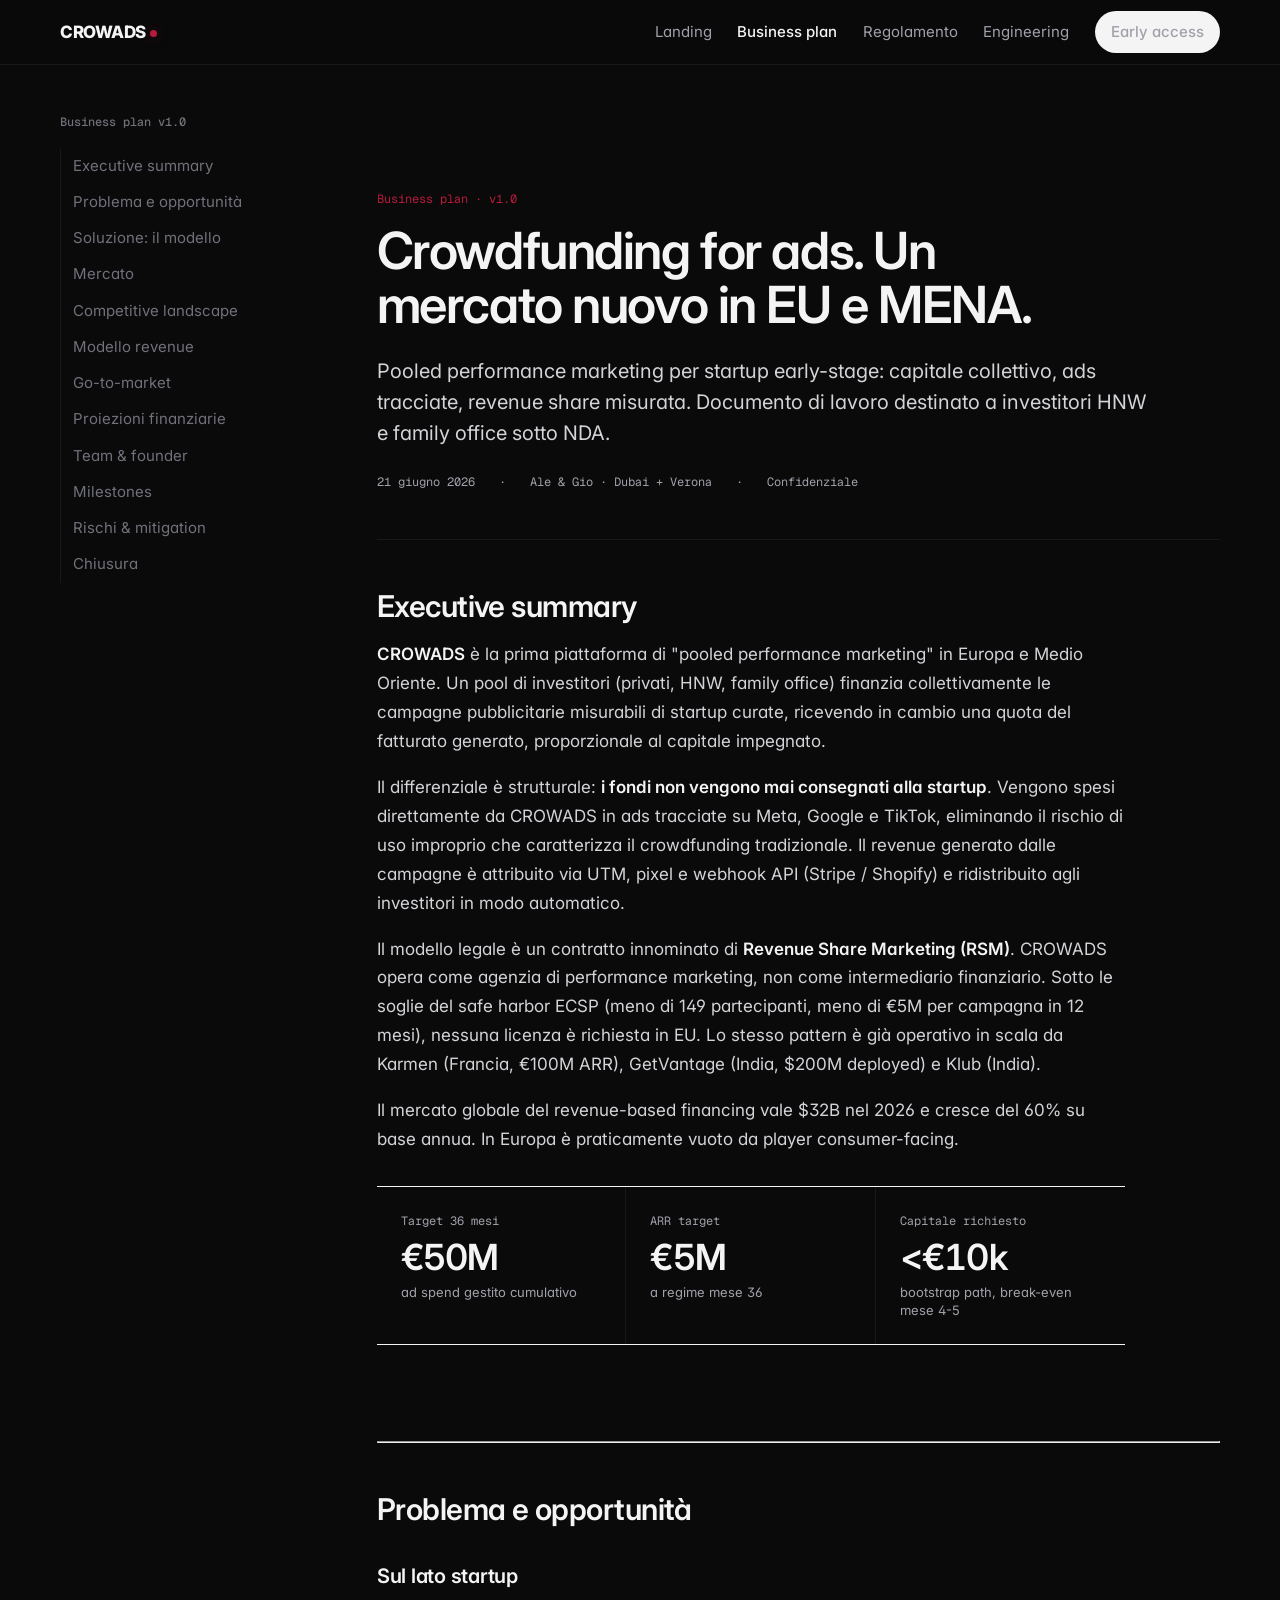
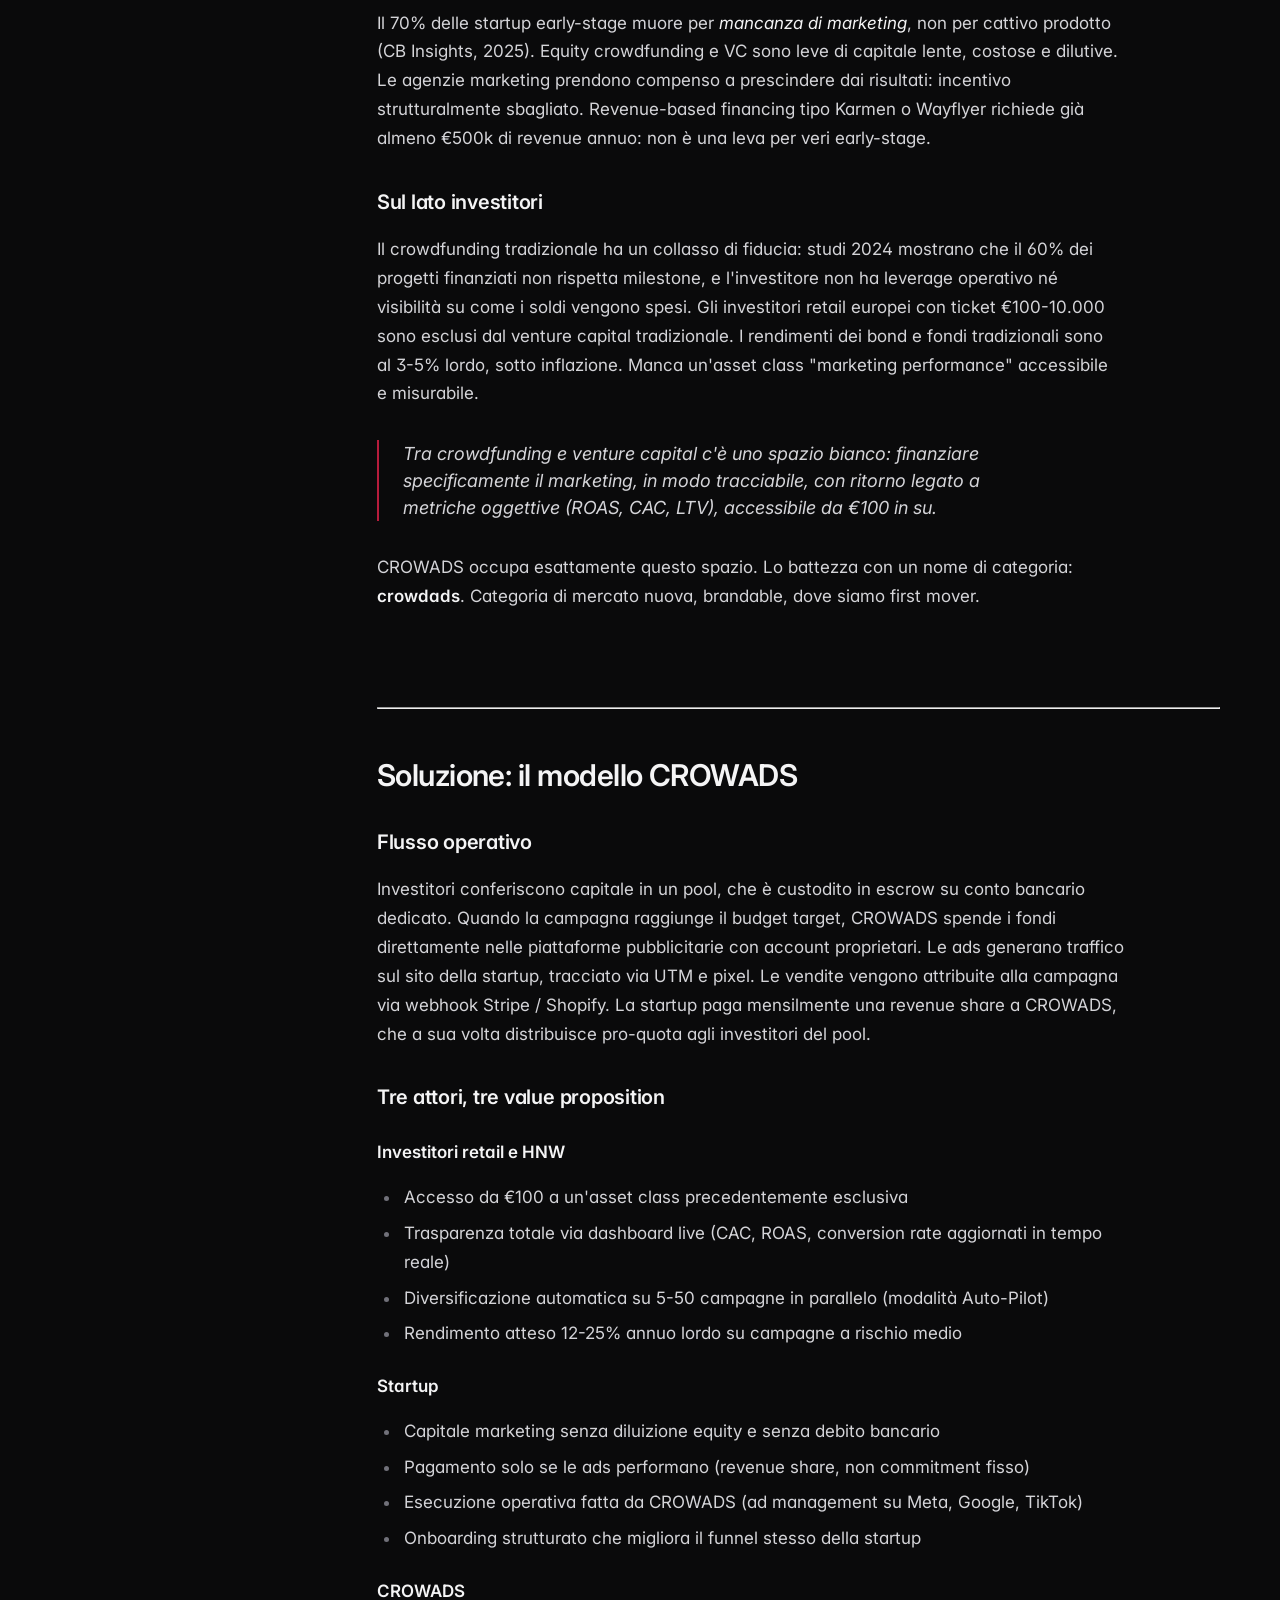
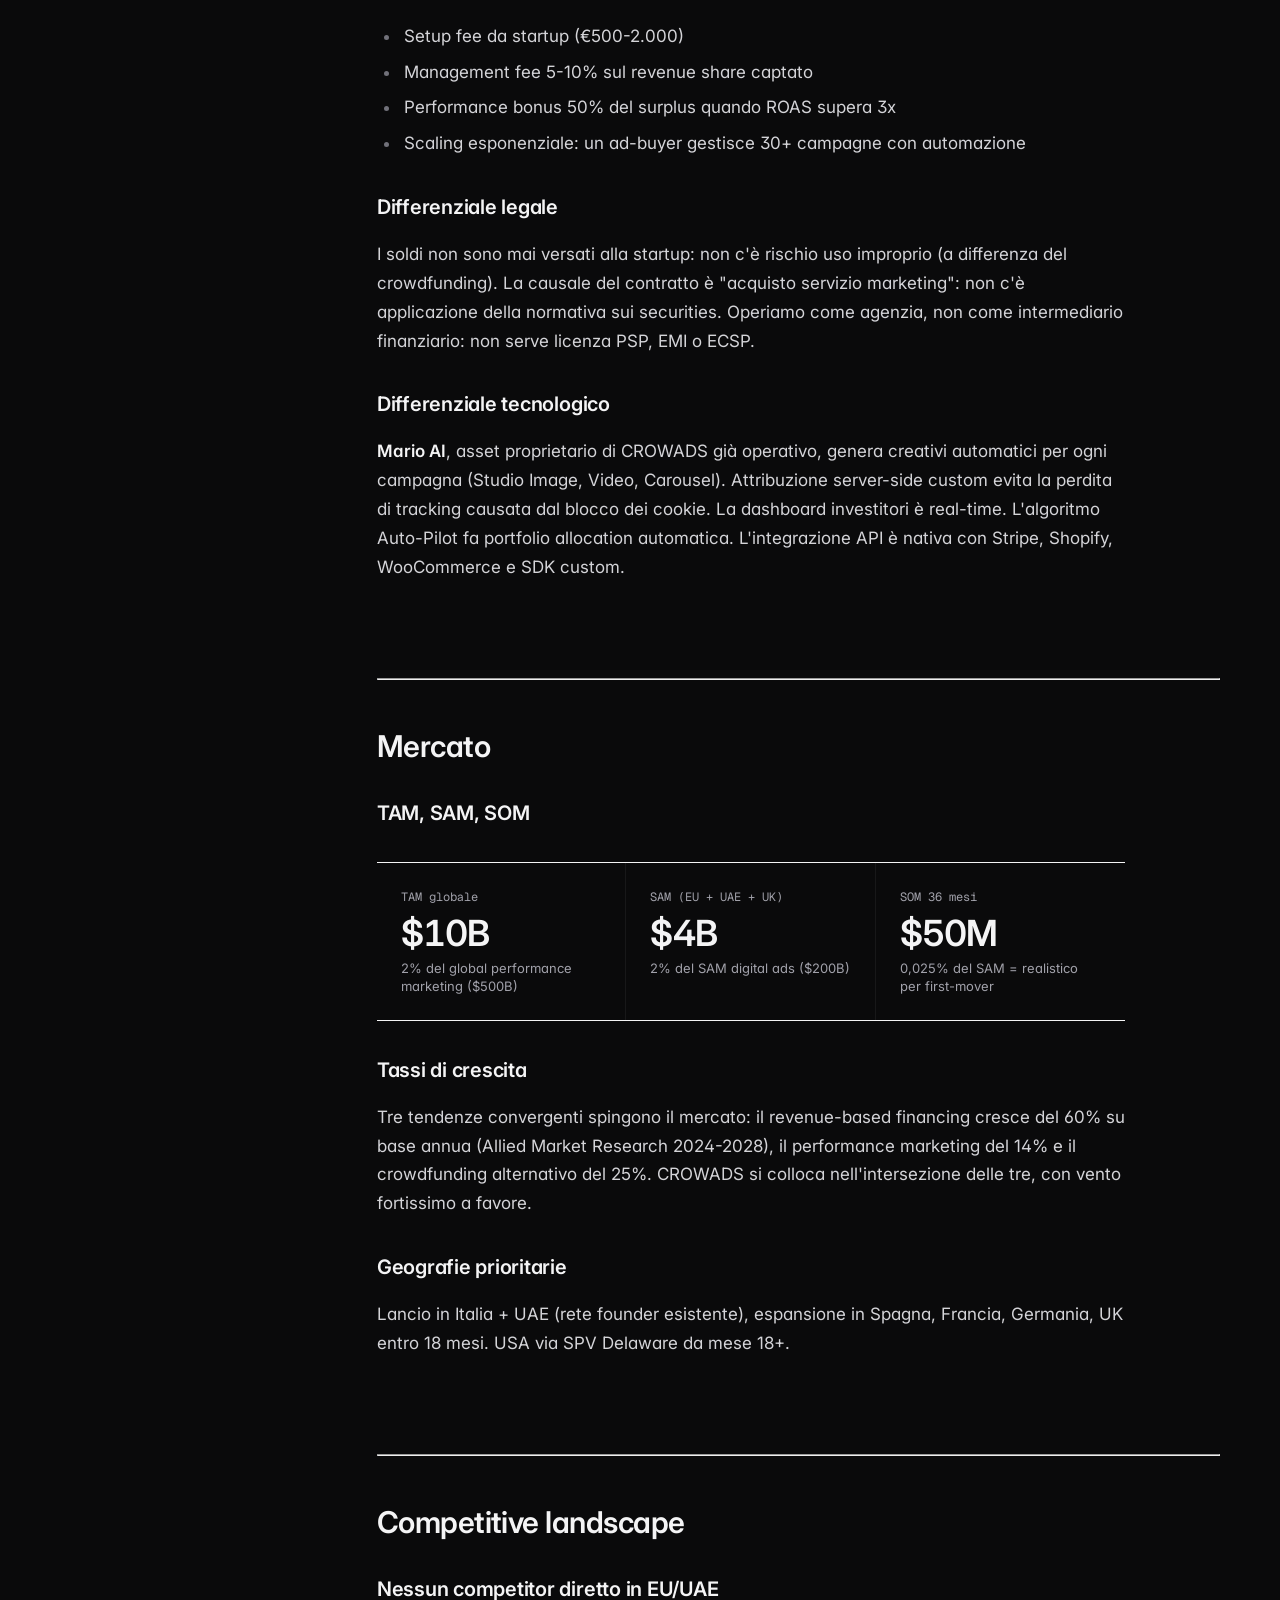
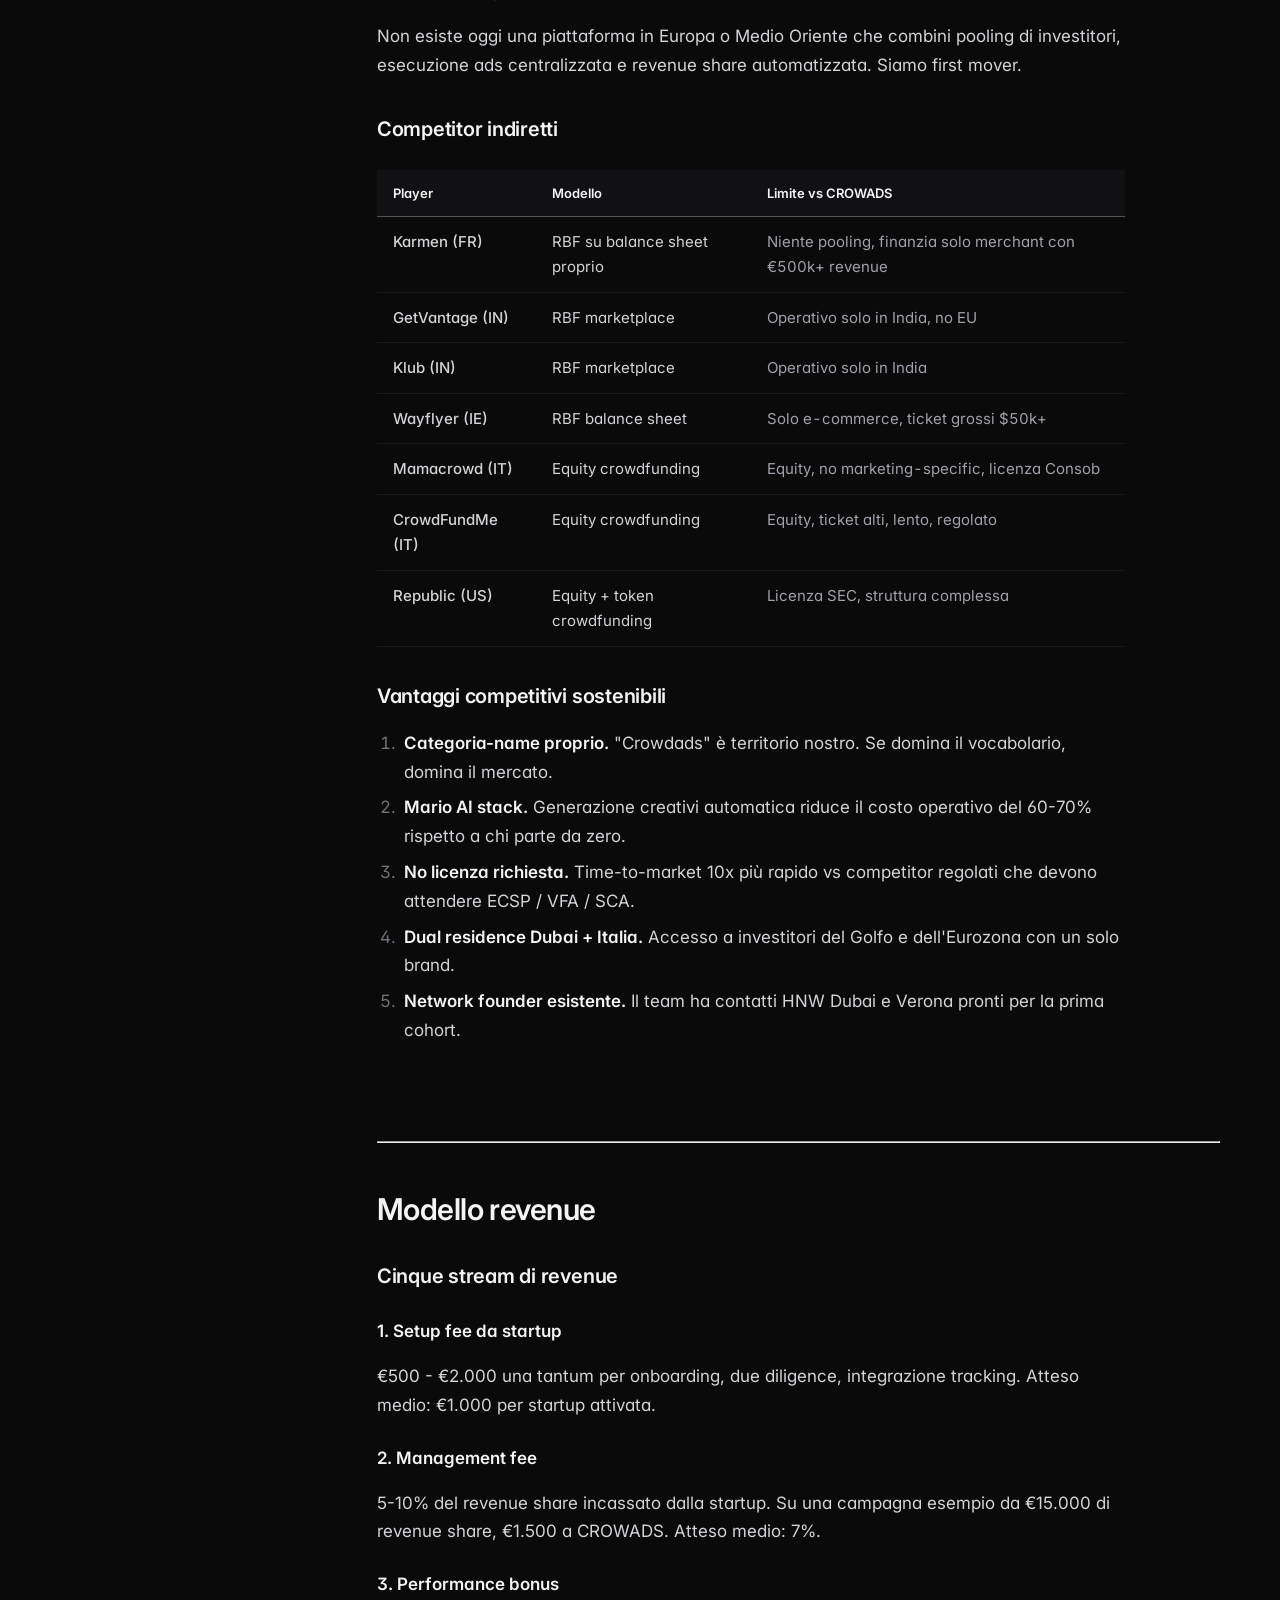
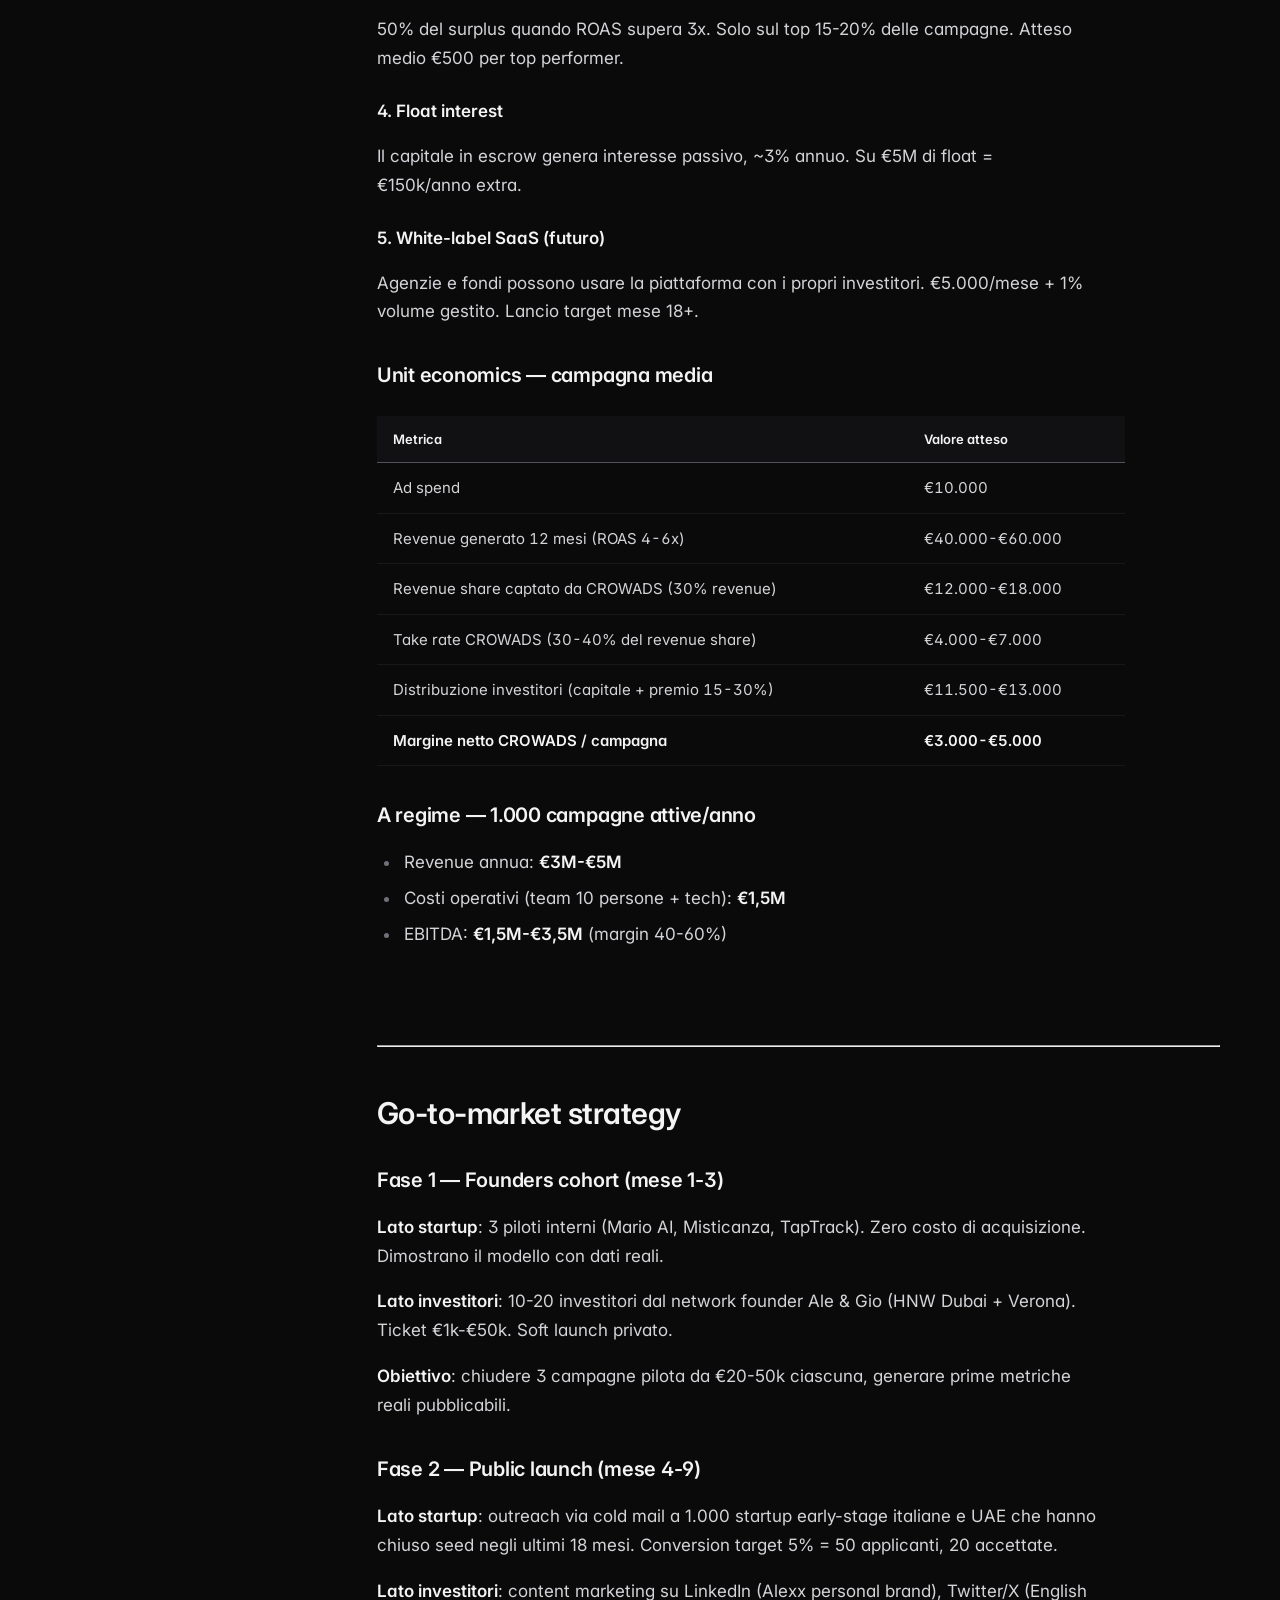
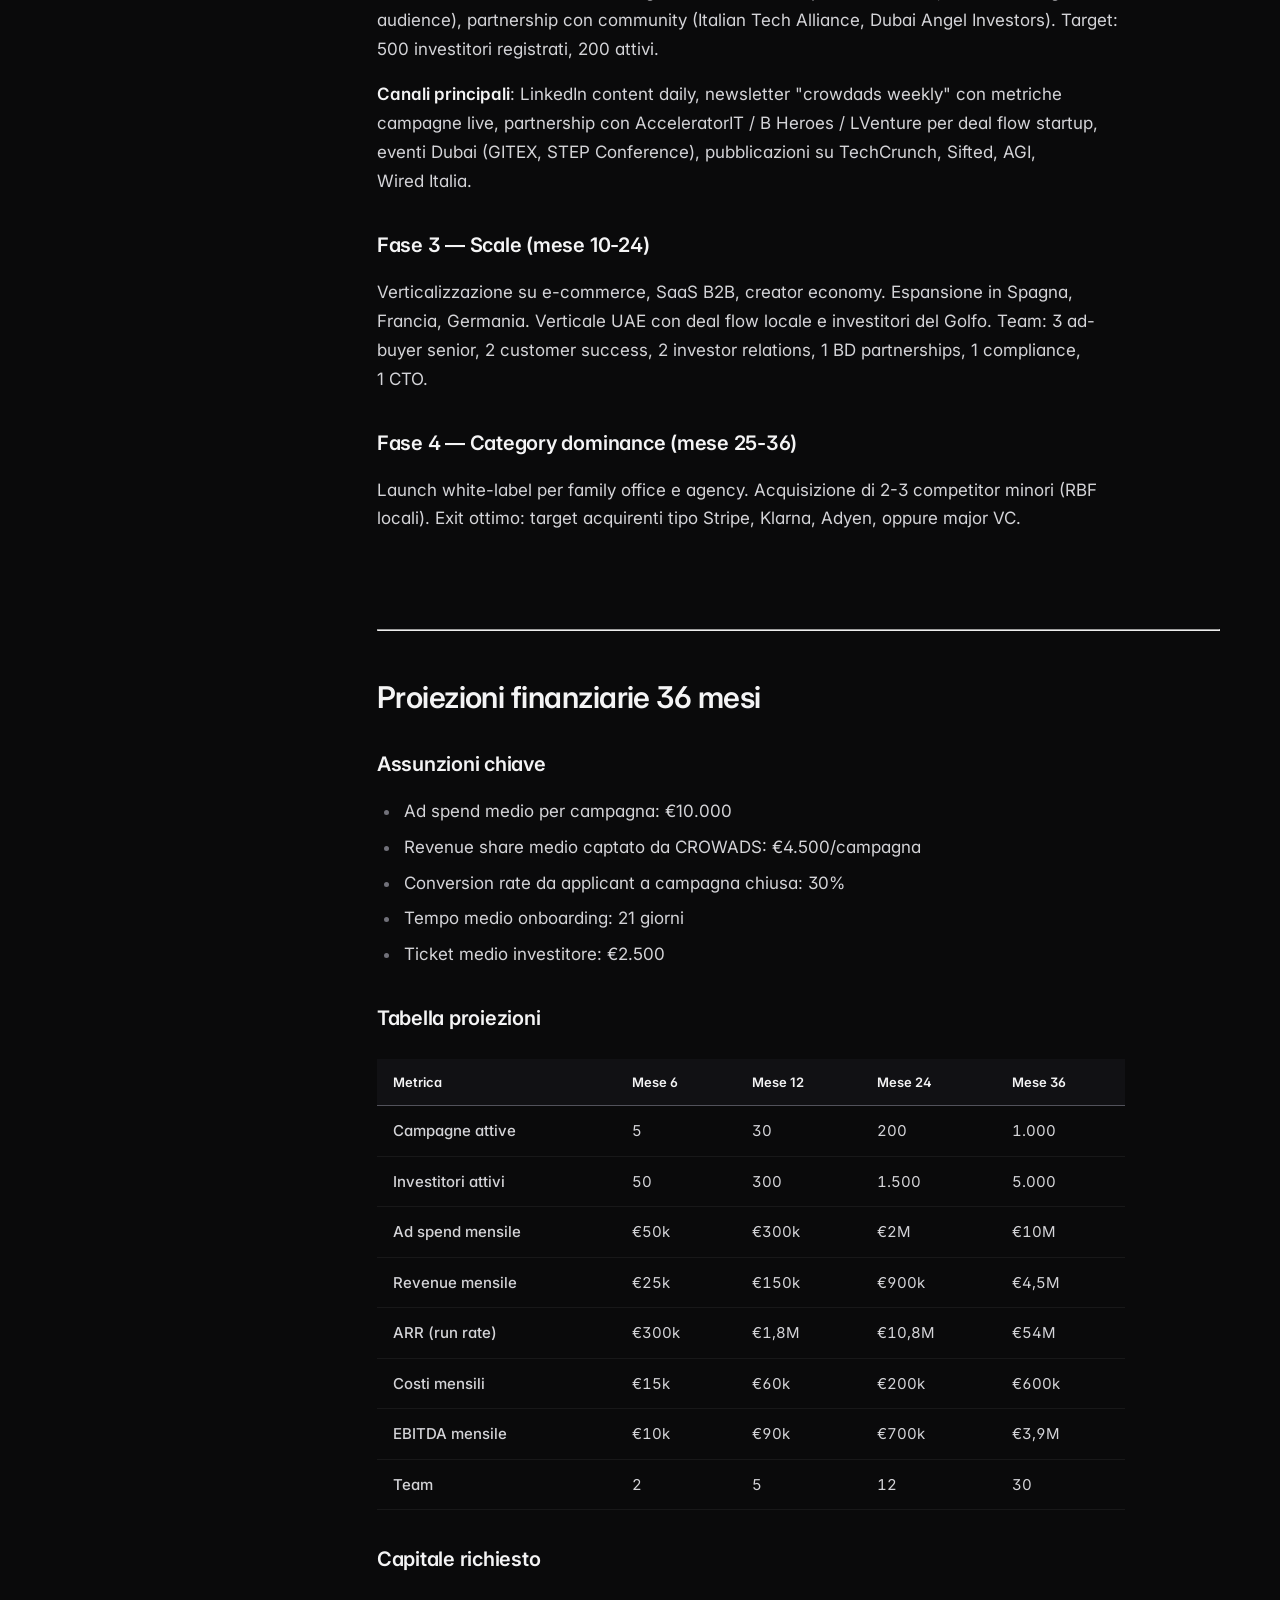
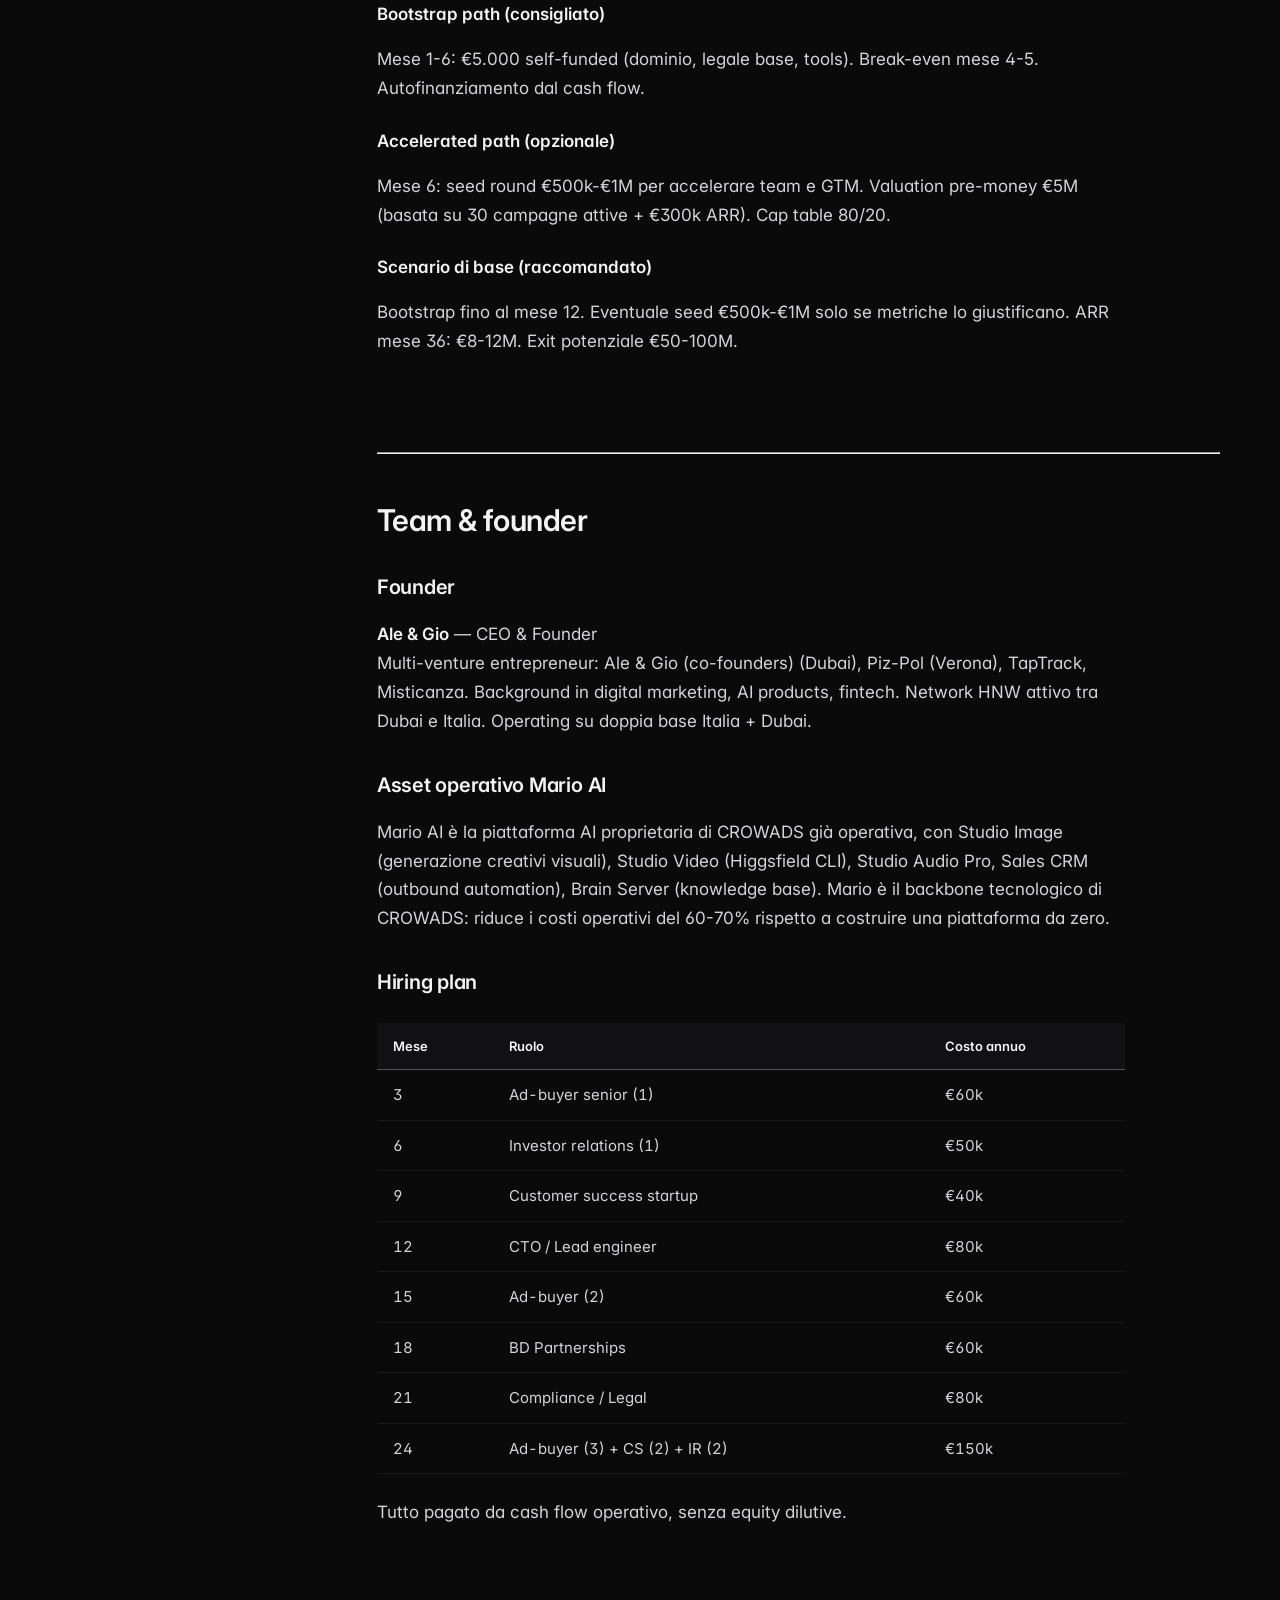
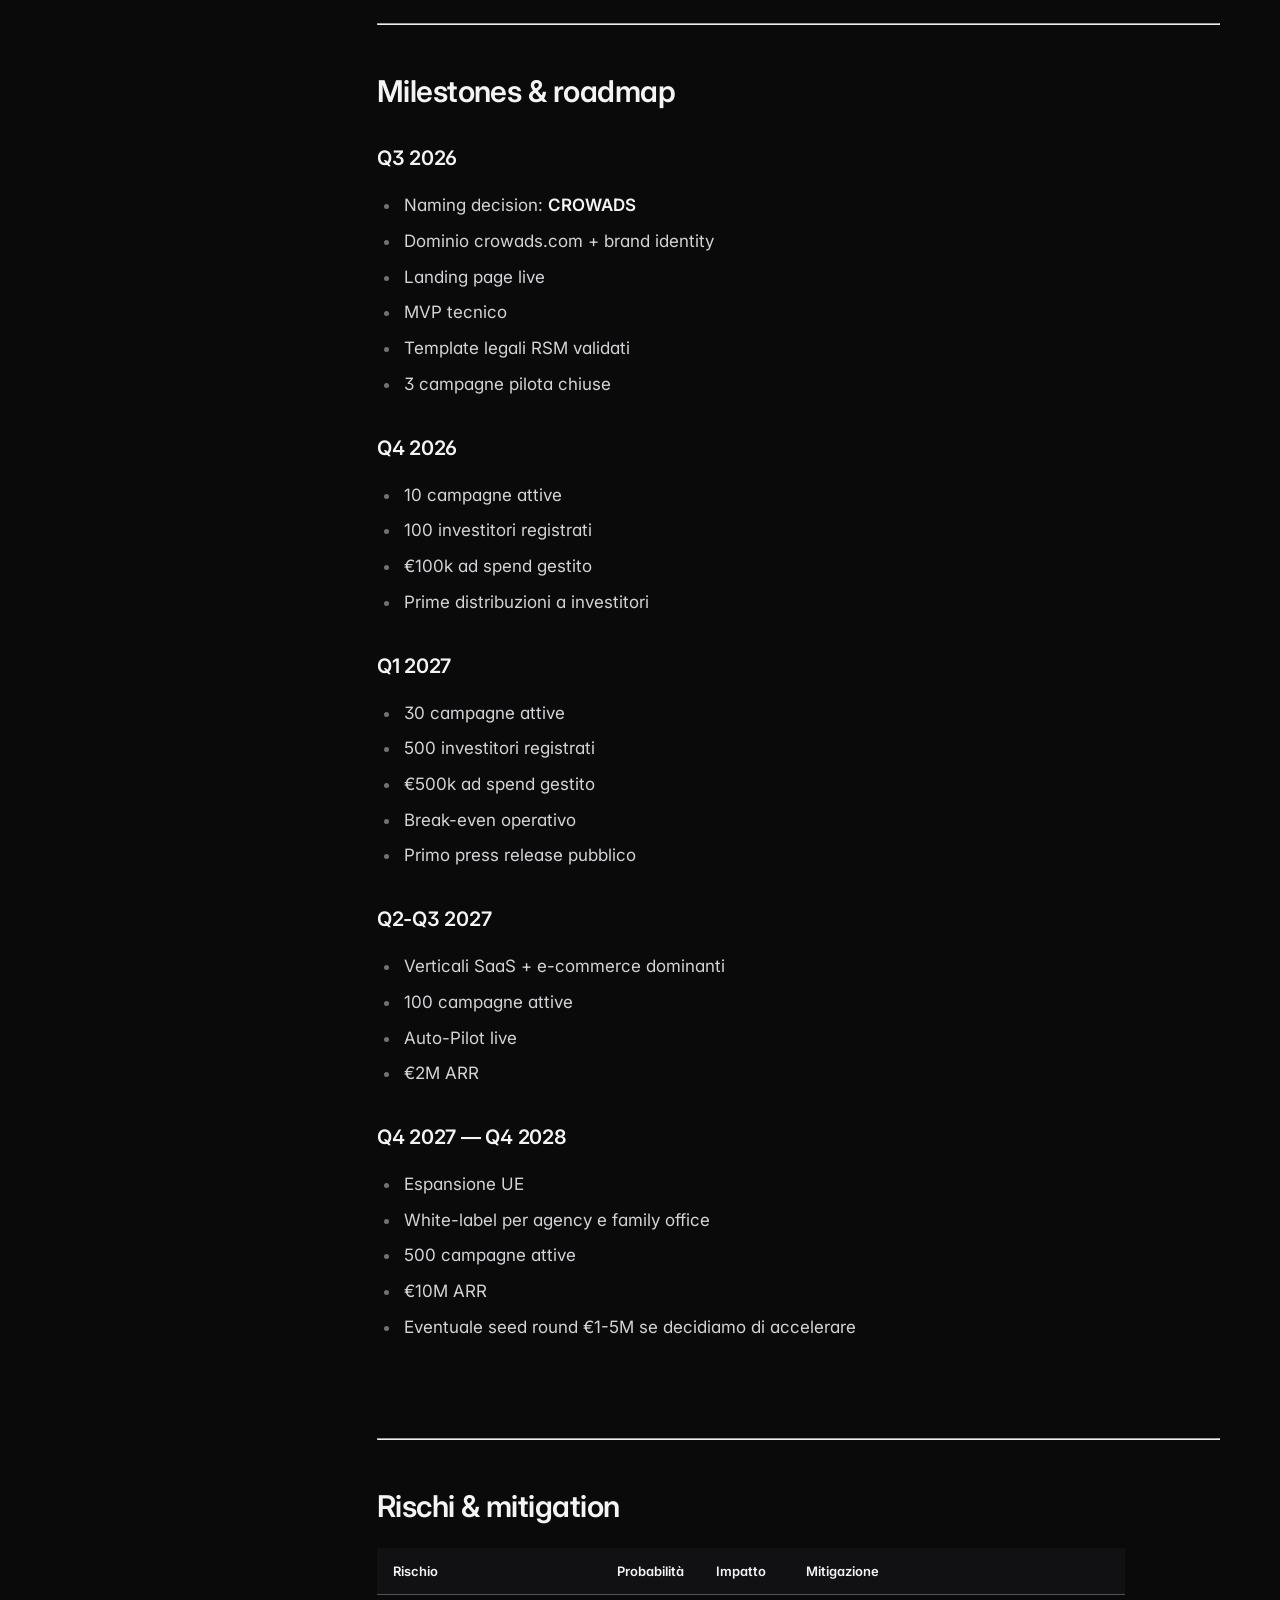
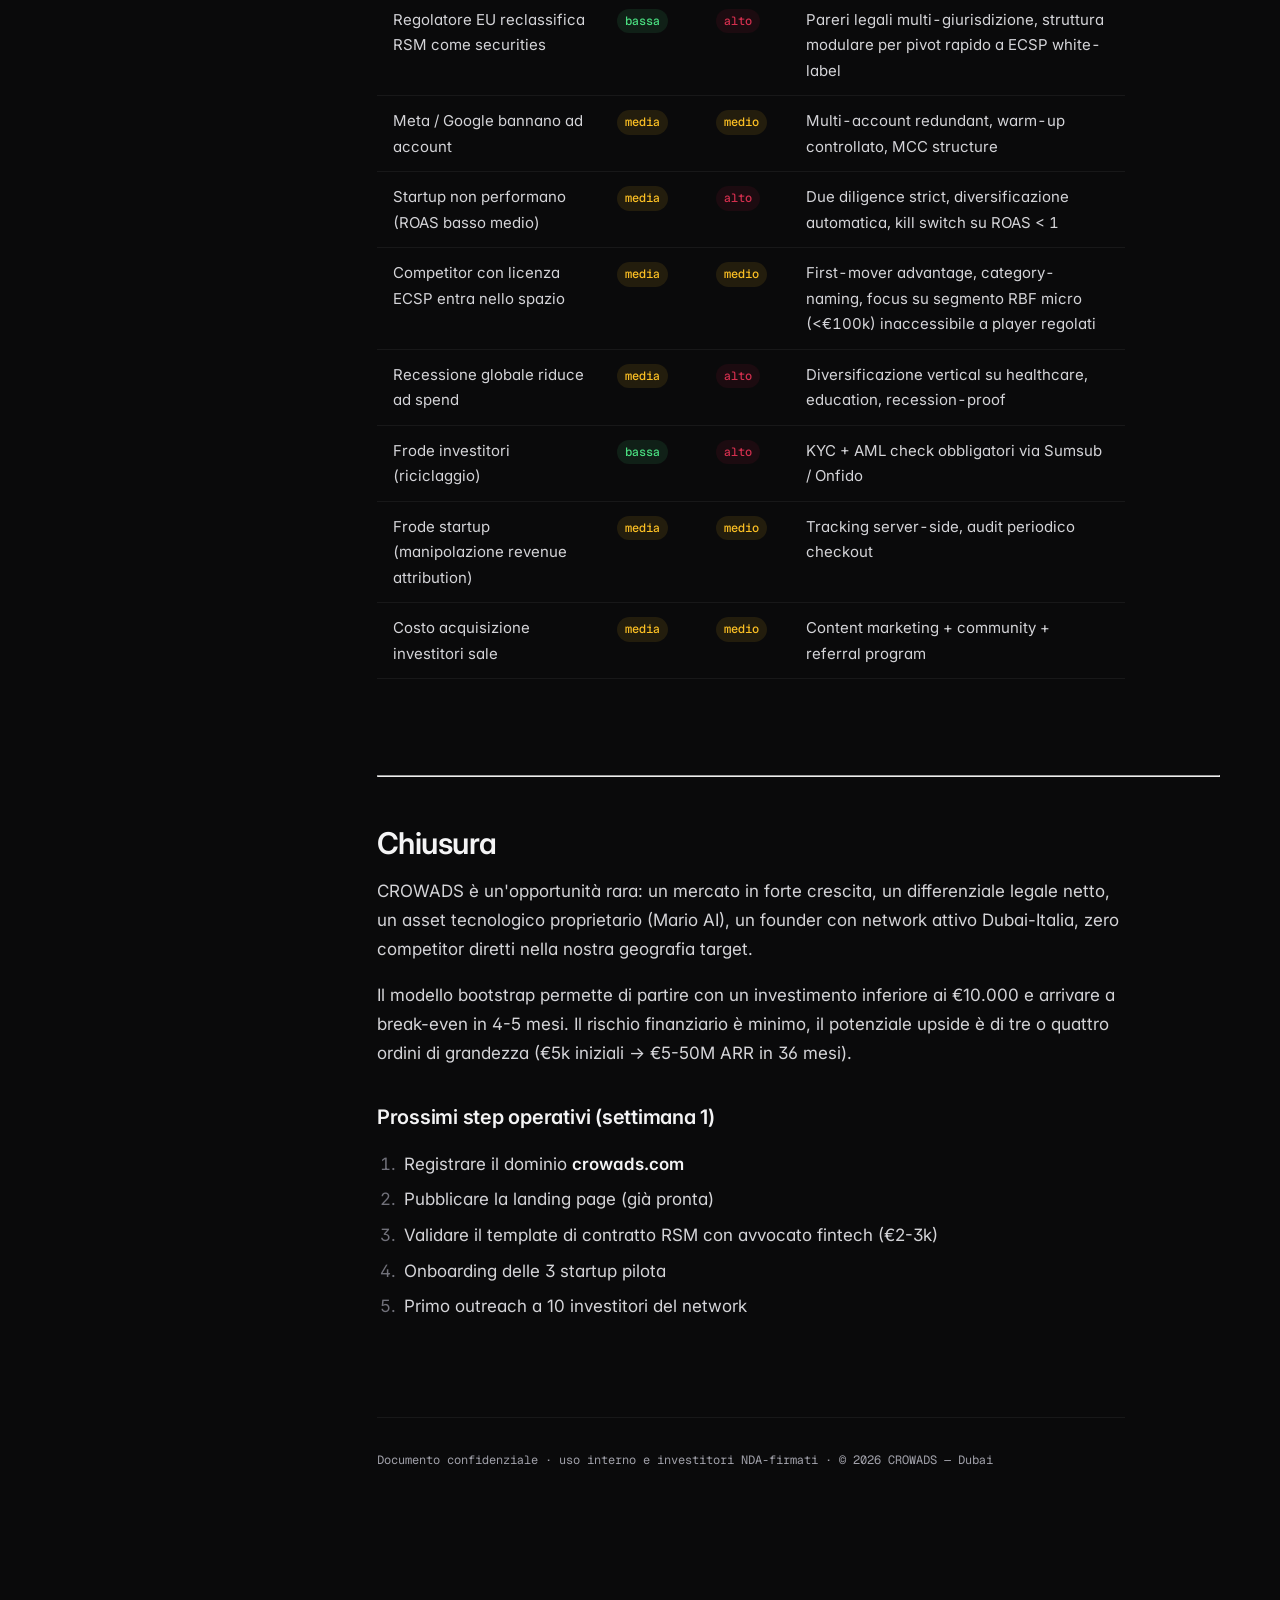
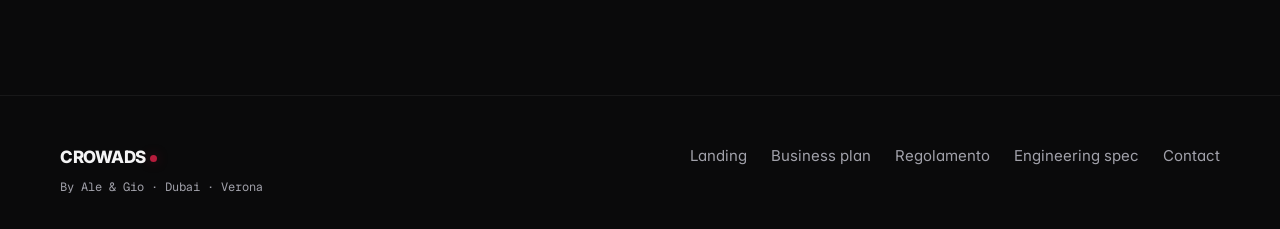
<file: business-plan.html>
<!DOCTYPE html>
<html lang="it">
<head>
<meta charset="UTF-8">
<meta name="viewport" content="width=device-width, initial-scale=1.0">
<meta name="description" content="CROWADS · Business plan v1.0 · Ale & Gio · 21 giugno 2026">
<title>CROWADS — Business plan</title>
<link rel="stylesheet" href="assets/styles.css">
<style>
  .doc-header {
    padding: clamp(3rem, 6vw, 5rem) 0 var(--s-7);
    border-bottom: 1px solid var(--hairline);
    margin-bottom: var(--s-7);
  }
  .doc-header .label {
    font-family: var(--font-mono);
    font-size: var(--t-tiny);
    color: var(--accent);
    margin-bottom: var(--s-4);
  }
  .doc-header h1 {
    font-size: clamp(2.25rem, 4vw, 3.25rem);
    font-weight: 600;
    letter-spacing: -0.028em;
    line-height: 1.05;
    margin: 0 0 var(--s-3);
    text-wrap: balance;
  }
  .doc-header .meta {
    display: flex;
    gap: var(--s-5);
    flex-wrap: wrap;
    margin-top: var(--s-5);
    font-family: var(--font-mono);
    font-size: var(--t-tiny);
    color: var(--ink-3);
  }
  .doc-header .meta span { display: inline-block; }

  /* Pull quotes / callouts inline in prose */
  .pull {
    border-left: 2px solid var(--accent);
    padding: 0 0 0 var(--s-5);
    margin: var(--s-6) 0;
    font-style: italic;
    font-size: 1.125rem;
    color: var(--ink-2);
    line-height: 1.5;
    max-width: 60ch;
  }

  /* Big number callouts (TAM SAM SOM etc.) */
  .nums {
    display: grid;
    grid-template-columns: repeat(3, 1fr);
    gap: 1px;
    background: var(--hairline);
    border-top: 1px solid var(--ink);
    border-bottom: 1px solid var(--ink);
    margin: var(--s-6) 0;
  }
  @media (max-width: 640px) { .nums { grid-template-columns: 1fr; } }
  .nums .cell {
    background: var(--bg);
    padding: var(--s-5);
    display: flex;
    flex-direction: column;
    gap: var(--s-2);
  }
  .nums .cell .k {
    font-family: var(--font-mono);
    font-size: var(--t-tiny);
    color: var(--ink-3);
  }
  .nums .cell .v {
    font-family: var(--font-sans);
    font-size: clamp(1.75rem, 3vw, 2.25rem);
    font-weight: 600;
    letter-spacing: -0.025em;
    line-height: 1;
    color: var(--ink);
    font-variant-numeric: tabular-nums;
  }
  .nums .cell .desc {
    font-size: var(--t-micro);
    color: var(--ink-3);
    line-height: 1.4;
  }

  /* Comparison table */
  .compare {
    width: 100%;
    border-collapse: collapse;
    margin: var(--s-6) 0;
    font-size: var(--t-small);
  }
  .compare th, .compare td {
    text-align: left;
    padding: var(--s-3) var(--s-4);
    border-bottom: 1px solid var(--hairline);
    vertical-align: top;
  }
  .compare th {
    font-weight: 600;
    border-bottom: 1px solid var(--ink);
    font-size: var(--t-micro);
  }
  .compare td.name { font-weight: 500; }
  .compare td.muted { color: var(--ink-3); }

  /* Risk table colored */
  .risk-tab tr { border-bottom: 1px solid var(--hairline); }
  .risk-tab .pill {
    display: inline-block;
    font-size: var(--t-tiny);
    font-weight: 500;
    padding: 2px 8px;
    border-radius: var(--r-pill);
    font-family: var(--font-mono);
  }
  .risk-tab .pill.low { background: rgba(74,222,128,0.10); color: #4ADE80; }
  .risk-tab .pill.med { background: rgba(251,191,36,0.10); color: #FBBF24; }
  .risk-tab .pill.high { background: var(--accent-soft); color: var(--accent-hi); }

  /* Section break */
  .section-rule {
    height: 1px;
    background: var(--hairline);
    margin: var(--s-9) 0 var(--s-7);
    width: 100%;
  }

  .doc-foot {
    margin-top: var(--s-9);
    padding-top: var(--s-6);
    border-top: 1px solid var(--hairline);
    font-family: var(--font-mono);
    font-size: var(--t-tiny);
    color: var(--ink-3);
  }
</style>
</head>
<body>

<header class="nav">
  <div class="nav-inner">
    <a href="/" class="brand">CROWADS<span class="dot"></span></a>
    <nav class="nav-links">
      <a href="landing.html">Landing</a>
      <a href="business-plan.html" aria-current="page">Business plan</a>
      <a href="regolamento.html">Regolamento</a>
      <a href="spec-tecnica.html">Engineering</a>
      <a href="landing.html#cta" class="nav-cta">Early access</a>
    </nav>
  </div>
</header>

<button class="toc-mobile-trigger" aria-label="Apri indice">TOC</button>

<div class="doc-drawer toc-drawer">
  <div class="toc-drawer-panel">
    <div class="toc-label">Indice — Business plan</div>
    <ol class="toc-list">
      <li><a href="#executive-summary">Executive summary</a></li>
      <li><a href="#problema">Problema e opportunità</a></li>
      <li><a href="#soluzione">Soluzione: il modello</a></li>
      <li><a href="#mercato">Mercato</a></li>
      <li><a href="#competitor">Competitive landscape</a></li>
      <li><a href="#revenue">Modello revenue</a></li>
      <li><a href="#gtm">Go-to-market</a></li>
      <li><a href="#finanziarie">Proiezioni finanziarie</a></li>
      <li><a href="#team">Team & founder</a></li>
      <li><a href="#milestones">Milestones</a></li>
      <li><a href="#rischi">Rischi & mitigation</a></li>
      <li><a href="#chiusura">Chiusura</a></li>
    </ol>
  </div>
</div>

<div class="doc-layout">

  <!-- TOC desktop -->
  <aside class="toc-aside">
    <div class="toc-label">Business plan v1.0</div>
    <ol class="toc-list">
      <li><a href="#executive-summary">Executive summary</a></li>
      <li><a href="#problema">Problema e opportunità</a></li>
      <li><a href="#soluzione">Soluzione: il modello</a></li>
      <li><a href="#mercato">Mercato</a></li>
      <li><a href="#competitor">Competitive landscape</a></li>
      <li><a href="#revenue">Modello revenue</a></li>
      <li><a href="#gtm">Go-to-market</a></li>
      <li><a href="#finanziarie">Proiezioni finanziarie</a></li>
      <li><a href="#team">Team & founder</a></li>
      <li><a href="#milestones">Milestones</a></li>
      <li><a href="#rischi">Rischi & mitigation</a></li>
      <li><a href="#chiusura">Chiusura</a></li>
    </ol>
  </aside>

  <!-- DOC CONTENT -->
  <article>
    <header class="doc-header">
      <div class="label">Business plan · v1.0</div>
      <h1>Crowdfunding for ads. Un mercato nuovo in EU e MENA.</h1>
      <p class="lede" style="margin-top: var(--s-5);">Pooled performance marketing per startup early-stage: capitale collettivo, ads tracciate, revenue share misurata. Documento di lavoro destinato a investitori HNW e family office sotto NDA.</p>
      <div class="meta">
        <span>21 giugno 2026</span>
        <span>·</span>
        <span>Ale & Gio · Dubai + Verona</span>
        <span>·</span>
        <span>Confidenziale</span>
      </div>
    </header>

    <section id="executive-summary" class="prose">
      <h2>Executive summary</h2>
      <p><strong>CROWADS</strong> è la prima piattaforma di "pooled performance marketing" in Europa e Medio Oriente. Un pool di investitori (privati, HNW, family office) finanzia collettivamente le campagne pubblicitarie misurabili di startup curate, ricevendo in cambio una quota del fatturato generato, proporzionale al capitale impegnato.</p>

      <p>Il differenziale è strutturale: <strong>i fondi non vengono mai consegnati alla startup</strong>. Vengono spesi direttamente da CROWADS in ads tracciate su Meta, Google e TikTok, eliminando il rischio di uso improprio che caratterizza il crowdfunding tradizionale. Il revenue generato dalle campagne è attribuito via UTM, pixel e webhook API (Stripe / Shopify) e ridistribuito agli investitori in modo automatico.</p>

      <p>Il modello legale è un contratto innominato di <strong>Revenue Share Marketing (RSM)</strong>. CROWADS opera come agenzia di performance marketing, non come intermediario finanziario. Sotto le soglie del safe harbor ECSP (meno di 149 partecipanti, meno di €5M per campagna in 12 mesi), nessuna licenza è richiesta in EU. Lo stesso pattern è già operativo in scala da Karmen (Francia, €100M ARR), GetVantage (India, $200M deployed) e Klub (India).</p>

      <p>Il mercato globale del revenue-based financing vale $32B nel 2026 e cresce del 60% su base annua. In Europa è praticamente vuoto da player consumer-facing.</p>

      <div class="nums">
        <div class="cell">
          <span class="k">Target 36 mesi</span>
          <span class="v tnum">€50M</span>
          <span class="desc">ad spend gestito cumulativo</span>
        </div>
        <div class="cell">
          <span class="k">ARR target</span>
          <span class="v tnum">€5M</span>
          <span class="desc">a regime mese 36</span>
        </div>
        <div class="cell">
          <span class="k">Capitale richiesto</span>
          <span class="v tnum">&lt;€10k</span>
          <span class="desc">bootstrap path, break-even mese 4-5</span>
        </div>
      </div>
    </section>

    <hr class="section-rule">

    <section id="problema" class="prose">
      <h2>Problema e opportunità</h2>

      <h3>Sul lato startup</h3>
      <p>Il 70% delle startup early-stage muore per <em>mancanza di marketing</em>, non per cattivo prodotto (CB Insights, 2025). Equity crowdfunding e VC sono leve di capitale lente, costose e dilutive. Le agenzie marketing prendono compenso a prescindere dai risultati: incentivo strutturalmente sbagliato. Revenue-based financing tipo Karmen o Wayflyer richiede già almeno €500k di revenue annuo: non è una leva per veri early-stage.</p>

      <h3>Sul lato investitori</h3>
      <p>Il crowdfunding tradizionale ha un collasso di fiducia: studi 2024 mostrano che il 60% dei progetti finanziati non rispetta milestone, e l'investitore non ha leverage operativo né visibilità su come i soldi vengono spesi. Gli investitori retail europei con ticket €100-10.000 sono esclusi dal venture capital tradizionale. I rendimenti dei bond e fondi tradizionali sono al 3-5% lordo, sotto inflazione. Manca un'asset class "marketing performance" accessibile e misurabile.</p>

      <div class="pull">Tra crowdfunding e venture capital c'è uno spazio bianco: finanziare specificamente il marketing, in modo tracciabile, con ritorno legato a metriche oggettive (ROAS, CAC, LTV), accessibile da €100 in su.</div>

      <p>CROWADS occupa esattamente questo spazio. Lo battezza con un nome di categoria: <strong>crowdads</strong>. Categoria di mercato nuova, brandable, dove siamo first mover.</p>
    </section>

    <hr class="section-rule">

    <section id="soluzione" class="prose">
      <h2>Soluzione: il modello CROWADS</h2>

      <h3>Flusso operativo</h3>
      <p>Investitori conferiscono capitale in un pool, che è custodito in escrow su conto bancario dedicato. Quando la campagna raggiunge il budget target, CROWADS spende i fondi direttamente nelle piattaforme pubblicitarie con account proprietari. Le ads generano traffico sul sito della startup, tracciato via UTM e pixel. Le vendite vengono attribuite alla campagna via webhook Stripe / Shopify. La startup paga mensilmente una revenue share a CROWADS, che a sua volta distribuisce pro-quota agli investitori del pool.</p>

      <h3>Tre attori, tre value proposition</h3>

      <h4>Investitori retail e HNW</h4>
      <ul>
        <li>Accesso da €100 a un'asset class precedentemente esclusiva</li>
        <li>Trasparenza totale via dashboard live (CAC, ROAS, conversion rate aggiornati in tempo reale)</li>
        <li>Diversificazione automatica su 5-50 campagne in parallelo (modalità Auto-Pilot)</li>
        <li>Rendimento atteso 12-25% annuo lordo su campagne a rischio medio</li>
      </ul>

      <h4>Startup</h4>
      <ul>
        <li>Capitale marketing senza diluizione equity e senza debito bancario</li>
        <li>Pagamento solo se le ads performano (revenue share, non commitment fisso)</li>
        <li>Esecuzione operativa fatta da CROWADS (ad management su Meta, Google, TikTok)</li>
        <li>Onboarding strutturato che migliora il funnel stesso della startup</li>
      </ul>

      <h4>CROWADS</h4>
      <ul>
        <li>Setup fee da startup (€500-2.000)</li>
        <li>Management fee 5-10% sul revenue share captato</li>
        <li>Performance bonus 50% del surplus quando ROAS supera 3x</li>
        <li>Scaling esponenziale: un ad-buyer gestisce 30+ campagne con automazione</li>
      </ul>

      <h3>Differenziale legale</h3>
      <p>I soldi non sono mai versati alla startup: non c'è rischio uso improprio (a differenza del crowdfunding). La causale del contratto è "acquisto servizio marketing": non c'è applicazione della normativa sui securities. Operiamo come agenzia, non come intermediario finanziario: non serve licenza PSP, EMI o ECSP.</p>

      <h3>Differenziale tecnologico</h3>
      <p><strong>Mario AI</strong>, asset proprietario di CROWADS già operativo, genera creativi automatici per ogni campagna (Studio Image, Video, Carousel). Attribuzione server-side custom evita la perdita di tracking causata dal blocco dei cookie. La dashboard investitori è real-time. L'algoritmo Auto-Pilot fa portfolio allocation automatica. L'integrazione API è nativa con Stripe, Shopify, WooCommerce e SDK custom.</p>
    </section>

    <hr class="section-rule">

    <section id="mercato" class="prose">
      <h2>Mercato</h2>

      <h3>TAM, SAM, SOM</h3>
      <div class="nums">
        <div class="cell">
          <span class="k">TAM globale</span>
          <span class="v tnum">$10B</span>
          <span class="desc">2% del global performance marketing ($500B)</span>
        </div>
        <div class="cell">
          <span class="k">SAM (EU + UAE + UK)</span>
          <span class="v tnum">$4B</span>
          <span class="desc">2% del SAM digital ads ($200B)</span>
        </div>
        <div class="cell">
          <span class="k">SOM 36 mesi</span>
          <span class="v tnum">$50M</span>
          <span class="desc">0,025% del SAM = realistico per first-mover</span>
        </div>
      </div>

      <h3>Tassi di crescita</h3>
      <p>Tre tendenze convergenti spingono il mercato: il revenue-based financing cresce del 60% su base annua (Allied Market Research 2024-2028), il performance marketing del 14% e il crowdfunding alternativo del 25%. CROWADS si colloca nell'intersezione delle tre, con vento fortissimo a favore.</p>

      <h3>Geografie prioritarie</h3>
      <p>Lancio in Italia + UAE (rete founder esistente), espansione in Spagna, Francia, Germania, UK entro 18 mesi. USA via SPV Delaware da mese 18+.</p>
    </section>

    <hr class="section-rule">

    <section id="competitor" class="prose">
      <h2>Competitive landscape</h2>

      <h3>Nessun competitor diretto in EU/UAE</h3>
      <p>Non esiste oggi una piattaforma in Europa o Medio Oriente che combini pooling di investitori, esecuzione ads centralizzata e revenue share automatizzata. Siamo first mover.</p>

      <h3>Competitor indiretti</h3>
      <table class="compare">
        <thead>
          <tr>
            <th>Player</th>
            <th>Modello</th>
            <th>Limite vs CROWADS</th>
          </tr>
        </thead>
        <tbody>
          <tr><td class="name">Karmen (FR)</td><td>RBF su balance sheet proprio</td><td class="muted">Niente pooling, finanzia solo merchant con €500k+ revenue</td></tr>
          <tr><td class="name">GetVantage (IN)</td><td>RBF marketplace</td><td class="muted">Operativo solo in India, no EU</td></tr>
          <tr><td class="name">Klub (IN)</td><td>RBF marketplace</td><td class="muted">Operativo solo in India</td></tr>
          <tr><td class="name">Wayflyer (IE)</td><td>RBF balance sheet</td><td class="muted">Solo e-commerce, ticket grossi $50k+</td></tr>
          <tr><td class="name">Mamacrowd (IT)</td><td>Equity crowdfunding</td><td class="muted">Equity, no marketing-specific, licenza Consob</td></tr>
          <tr><td class="name">CrowdFundMe (IT)</td><td>Equity crowdfunding</td><td class="muted">Equity, ticket alti, lento, regolato</td></tr>
          <tr><td class="name">Republic (US)</td><td>Equity + token crowdfunding</td><td class="muted">Licenza SEC, struttura complessa</td></tr>
        </tbody>
      </table>

      <h3>Vantaggi competitivi sostenibili</h3>
      <ol>
        <li><strong>Categoria-name proprio.</strong> "Crowdads" è territorio nostro. Se domina il vocabolario, domina il mercato.</li>
        <li><strong>Mario AI stack.</strong> Generazione creativi automatica riduce il costo operativo del 60-70% rispetto a chi parte da zero.</li>
        <li><strong>No licenza richiesta.</strong> Time-to-market 10x più rapido vs competitor regolati che devono attendere ECSP / VFA / SCA.</li>
        <li><strong>Dual residence Dubai + Italia.</strong> Accesso a investitori del Golfo e dell'Eurozona con un solo brand.</li>
        <li><strong>Network founder esistente.</strong> Il team ha contatti HNW Dubai e Verona pronti per la prima cohort.</li>
      </ol>
    </section>

    <hr class="section-rule">

    <section id="revenue" class="prose">
      <h2>Modello revenue</h2>

      <h3>Cinque stream di revenue</h3>

      <h4>1. Setup fee da startup</h4>
      <p>€500 - €2.000 una tantum per onboarding, due diligence, integrazione tracking. Atteso medio: €1.000 per startup attivata.</p>

      <h4>2. Management fee</h4>
      <p>5-10% del revenue share incassato dalla startup. Su una campagna esempio da €15.000 di revenue share, €1.500 a CROWADS. Atteso medio: 7%.</p>

      <h4>3. Performance bonus</h4>
      <p>50% del surplus quando ROAS supera 3x. Solo sul top 15-20% delle campagne. Atteso medio €500 per top performer.</p>

      <h4>4. Float interest</h4>
      <p>Il capitale in escrow genera interesse passivo, ~3% annuo. Su €5M di float = €150k/anno extra.</p>

      <h4>5. White-label SaaS (futuro)</h4>
      <p>Agenzie e fondi possono usare la piattaforma con i propri investitori. €5.000/mese + 1% volume gestito. Lancio target mese 18+.</p>

      <h3>Unit economics — campagna media</h3>
      <table class="compare">
        <thead><tr><th>Metrica</th><th>Valore atteso</th></tr></thead>
        <tbody>
          <tr><td>Ad spend</td><td class="tnum">€10.000</td></tr>
          <tr><td>Revenue generato 12 mesi (ROAS 4-6x)</td><td class="tnum">€40.000-€60.000</td></tr>
          <tr><td>Revenue share captato da CROWADS (30% revenue)</td><td class="tnum">€12.000-€18.000</td></tr>
          <tr><td>Take rate CROWADS (30-40% del revenue share)</td><td class="tnum">€4.000-€7.000</td></tr>
          <tr><td>Distribuzione investitori (capitale + premio 15-30%)</td><td class="tnum">€11.500-€13.000</td></tr>
          <tr><td><strong>Margine netto CROWADS / campagna</strong></td><td class="tnum"><strong>€3.000-€5.000</strong></td></tr>
        </tbody>
      </table>

      <h3>A regime — 1.000 campagne attive/anno</h3>
      <ul>
        <li>Revenue annua: <strong>€3M-€5M</strong></li>
        <li>Costi operativi (team 10 persone + tech): <strong>€1,5M</strong></li>
        <li>EBITDA: <strong>€1,5M-€3,5M</strong> (margin 40-60%)</li>
      </ul>
    </section>

    <hr class="section-rule">

    <section id="gtm" class="prose">
      <h2>Go-to-market strategy</h2>

      <h3>Fase 1 — Founders cohort (mese 1-3)</h3>
      <p><strong>Lato startup</strong>: 3 piloti interni (Mario AI, Misticanza, TapTrack). Zero costo di acquisizione. Dimostrano il modello con dati reali.</p>
      <p><strong>Lato investitori</strong>: 10-20 investitori dal network founder Ale & Gio (HNW Dubai + Verona). Ticket €1k-€50k. Soft launch privato.</p>
      <p><strong>Obiettivo</strong>: chiudere 3 campagne pilota da €20-50k ciascuna, generare prime metriche reali pubblicabili.</p>

      <h3>Fase 2 — Public launch (mese 4-9)</h3>
      <p><strong>Lato startup</strong>: outreach via cold mail a 1.000 startup early-stage italiane e UAE che hanno chiuso seed negli ultimi 18 mesi. Conversion target 5% = 50 applicanti, 20 accettate.</p>
      <p><strong>Lato investitori</strong>: content marketing su LinkedIn (Alexx personal brand), Twitter/X (English audience), partnership con community (Italian Tech Alliance, Dubai Angel Investors). Target: 500 investitori registrati, 200 attivi.</p>
      <p><strong>Canali principali</strong>: LinkedIn content daily, newsletter "crowdads weekly" con metriche campagne live, partnership con AcceleratorIT / B Heroes / LVenture per deal flow startup, eventi Dubai (GITEX, STEP Conference), pubblicazioni su TechCrunch, Sifted, AGI, Wired Italia.</p>

      <h3>Fase 3 — Scale (mese 10-24)</h3>
      <p>Verticalizzazione su e-commerce, SaaS B2B, creator economy. Espansione in Spagna, Francia, Germania. Verticale UAE con deal flow locale e investitori del Golfo. Team: 3 ad-buyer senior, 2 customer success, 2 investor relations, 1 BD partnerships, 1 compliance, 1 CTO.</p>

      <h3>Fase 4 — Category dominance (mese 25-36)</h3>
      <p>Launch white-label per family office e agency. Acquisizione di 2-3 competitor minori (RBF locali). Exit ottimo: target acquirenti tipo Stripe, Klarna, Adyen, oppure major VC.</p>
    </section>

    <hr class="section-rule">

    <section id="finanziarie" class="prose">
      <h2>Proiezioni finanziarie 36 mesi</h2>

      <h3>Assunzioni chiave</h3>
      <ul>
        <li>Ad spend medio per campagna: €10.000</li>
        <li>Revenue share medio captato da CROWADS: €4.500/campagna</li>
        <li>Conversion rate da applicant a campagna chiusa: 30%</li>
        <li>Tempo medio onboarding: 21 giorni</li>
        <li>Ticket medio investitore: €2.500</li>
      </ul>

      <h3>Tabella proiezioni</h3>
      <table class="compare">
        <thead>
          <tr>
            <th>Metrica</th>
            <th>Mese 6</th>
            <th>Mese 12</th>
            <th>Mese 24</th>
            <th>Mese 36</th>
          </tr>
        </thead>
        <tbody>
          <tr><td class="name">Campagne attive</td><td class="tnum">5</td><td class="tnum">30</td><td class="tnum">200</td><td class="tnum">1.000</td></tr>
          <tr><td class="name">Investitori attivi</td><td class="tnum">50</td><td class="tnum">300</td><td class="tnum">1.500</td><td class="tnum">5.000</td></tr>
          <tr><td class="name">Ad spend mensile</td><td class="tnum">€50k</td><td class="tnum">€300k</td><td class="tnum">€2M</td><td class="tnum">€10M</td></tr>
          <tr><td class="name">Revenue mensile</td><td class="tnum">€25k</td><td class="tnum">€150k</td><td class="tnum">€900k</td><td class="tnum">€4,5M</td></tr>
          <tr><td class="name">ARR (run rate)</td><td class="tnum">€300k</td><td class="tnum">€1,8M</td><td class="tnum">€10,8M</td><td class="tnum">€54M</td></tr>
          <tr><td class="name">Costi mensili</td><td class="tnum">€15k</td><td class="tnum">€60k</td><td class="tnum">€200k</td><td class="tnum">€600k</td></tr>
          <tr><td class="name">EBITDA mensile</td><td class="tnum">€10k</td><td class="tnum">€90k</td><td class="tnum">€700k</td><td class="tnum">€3,9M</td></tr>
          <tr><td class="name">Team</td><td class="tnum">2</td><td class="tnum">5</td><td class="tnum">12</td><td class="tnum">30</td></tr>
        </tbody>
      </table>

      <h3>Capitale richiesto</h3>

      <h4>Bootstrap path (consigliato)</h4>
      <p>Mese 1-6: €5.000 self-funded (dominio, legale base, tools). Break-even mese 4-5. Autofinanziamento dal cash flow.</p>

      <h4>Accelerated path (opzionale)</h4>
      <p>Mese 6: seed round €500k-€1M per accelerare team e GTM. Valuation pre-money €5M (basata su 30 campagne attive + €300k ARR). Cap table 80/20.</p>

      <h4>Scenario di base (raccomandato)</h4>
      <p>Bootstrap fino al mese 12. Eventuale seed €500k-€1M solo se metriche lo giustificano. ARR mese 36: €8-12M. Exit potenziale €50-100M.</p>
    </section>

    <hr class="section-rule">

    <section id="team" class="prose">
      <h2>Team & founder</h2>

      <h3>Founder</h3>
      <p><strong>Ale & Gio</strong> — CEO &amp; Founder<br>
      Multi-venture entrepreneur: Ale & Gio (co-founders) (Dubai), Piz-Pol (Verona), TapTrack, Misticanza. Background in digital marketing, AI products, fintech. Network HNW attivo tra Dubai e Italia. Operating su doppia base Italia + Dubai.</p>

      <h3>Asset operativo Mario AI</h3>
      <p>Mario AI è la piattaforma AI proprietaria di CROWADS già operativa, con Studio Image (generazione creativi visuali), Studio Video (Higgsfield CLI), Studio Audio Pro, Sales CRM (outbound automation), Brain Server (knowledge base). Mario è il backbone tecnologico di CROWADS: riduce i costi operativi del 60-70% rispetto a costruire una piattaforma da zero.</p>

      <h3>Hiring plan</h3>
      <table class="compare">
        <thead>
          <tr><th>Mese</th><th>Ruolo</th><th>Costo annuo</th></tr>
        </thead>
        <tbody>
          <tr><td class="tnum">3</td><td>Ad-buyer senior (1)</td><td class="tnum">€60k</td></tr>
          <tr><td class="tnum">6</td><td>Investor relations (1)</td><td class="tnum">€50k</td></tr>
          <tr><td class="tnum">9</td><td>Customer success startup</td><td class="tnum">€40k</td></tr>
          <tr><td class="tnum">12</td><td>CTO / Lead engineer</td><td class="tnum">€80k</td></tr>
          <tr><td class="tnum">15</td><td>Ad-buyer (2)</td><td class="tnum">€60k</td></tr>
          <tr><td class="tnum">18</td><td>BD Partnerships</td><td class="tnum">€60k</td></tr>
          <tr><td class="tnum">21</td><td>Compliance / Legal</td><td class="tnum">€80k</td></tr>
          <tr><td class="tnum">24</td><td>Ad-buyer (3) + CS (2) + IR (2)</td><td class="tnum">€150k</td></tr>
        </tbody>
      </table>
      <p>Tutto pagato da cash flow operativo, senza equity dilutive.</p>
    </section>

    <hr class="section-rule">

    <section id="milestones" class="prose">
      <h2>Milestones & roadmap</h2>

      <h3>Q3 2026</h3>
      <ul>
        <li>Naming decision: <strong>CROWADS</strong></li>
        <li>Dominio crowads.com + brand identity</li>
        <li>Landing page live</li>
        <li>MVP tecnico</li>
        <li>Template legali RSM validati</li>
        <li>3 campagne pilota chiuse</li>
      </ul>

      <h3>Q4 2026</h3>
      <ul>
        <li>10 campagne attive</li>
        <li>100 investitori registrati</li>
        <li>€100k ad spend gestito</li>
        <li>Prime distribuzioni a investitori</li>
      </ul>

      <h3>Q1 2027</h3>
      <ul>
        <li>30 campagne attive</li>
        <li>500 investitori registrati</li>
        <li>€500k ad spend gestito</li>
        <li>Break-even operativo</li>
        <li>Primo press release pubblico</li>
      </ul>

      <h3>Q2-Q3 2027</h3>
      <ul>
        <li>Verticali SaaS + e-commerce dominanti</li>
        <li>100 campagne attive</li>
        <li>Auto-Pilot live</li>
        <li>€2M ARR</li>
      </ul>

      <h3>Q4 2027 — Q4 2028</h3>
      <ul>
        <li>Espansione UE</li>
        <li>White-label per agency e family office</li>
        <li>500 campagne attive</li>
        <li>€10M ARR</li>
        <li>Eventuale seed round €1-5M se decidiamo di accelerare</li>
      </ul>
    </section>

    <hr class="section-rule">

    <section id="rischi" class="prose">
      <h2>Rischi & mitigation</h2>

      <table class="compare risk-tab">
        <thead>
          <tr>
            <th style="width: 30%;">Rischio</th>
            <th style="width: 12%;">Probabilità</th>
            <th style="width: 12%;">Impatto</th>
            <th>Mitigazione</th>
          </tr>
        </thead>
        <tbody>
          <tr>
            <td>Regolatore EU reclassifica RSM come securities</td>
            <td><span class="pill low">bassa</span></td>
            <td><span class="pill high">alto</span></td>
            <td>Pareri legali multi-giurisdizione, struttura modulare per pivot rapido a ECSP white-label</td>
          </tr>
          <tr>
            <td>Meta / Google bannano ad account</td>
            <td><span class="pill med">media</span></td>
            <td><span class="pill med">medio</span></td>
            <td>Multi-account redundant, warm-up controllato, MCC structure</td>
          </tr>
          <tr>
            <td>Startup non performano (ROAS basso medio)</td>
            <td><span class="pill med">media</span></td>
            <td><span class="pill high">alto</span></td>
            <td>Due diligence strict, diversificazione automatica, kill switch su ROAS &lt; 1</td>
          </tr>
          <tr>
            <td>Competitor con licenza ECSP entra nello spazio</td>
            <td><span class="pill med">media</span></td>
            <td><span class="pill med">medio</span></td>
            <td>First-mover advantage, category-naming, focus su segmento RBF micro (&lt;€100k) inaccessibile a player regolati</td>
          </tr>
          <tr>
            <td>Recessione globale riduce ad spend</td>
            <td><span class="pill med">media</span></td>
            <td><span class="pill high">alto</span></td>
            <td>Diversificazione vertical su healthcare, education, recession-proof</td>
          </tr>
          <tr>
            <td>Frode investitori (riciclaggio)</td>
            <td><span class="pill low">bassa</span></td>
            <td><span class="pill high">alto</span></td>
            <td>KYC + AML check obbligatori via Sumsub / Onfido</td>
          </tr>
          <tr>
            <td>Frode startup (manipolazione revenue attribution)</td>
            <td><span class="pill med">media</span></td>
            <td><span class="pill med">medio</span></td>
            <td>Tracking server-side, audit periodico checkout</td>
          </tr>
          <tr>
            <td>Costo acquisizione investitori sale</td>
            <td><span class="pill med">media</span></td>
            <td><span class="pill med">medio</span></td>
            <td>Content marketing + community + referral program</td>
          </tr>
        </tbody>
      </table>
    </section>

    <hr class="section-rule">

    <section id="chiusura" class="prose">
      <h2>Chiusura</h2>
      <p>CROWADS è un'opportunità rara: un mercato in forte crescita, un differenziale legale netto, un asset tecnologico proprietario (Mario AI), un founder con network attivo Dubai-Italia, zero competitor diretti nella nostra geografia target.</p>

      <p>Il modello bootstrap permette di partire con un investimento inferiore ai €10.000 e arrivare a break-even in 4-5 mesi. Il rischio finanziario è minimo, il potenziale upside è di tre o quattro ordini di grandezza (€5k iniziali → €5-50M ARR in 36 mesi).</p>

      <h3>Prossimi step operativi (settimana 1)</h3>
      <ol>
        <li>Registrare il dominio <strong>crowads.com</strong></li>
        <li>Pubblicare la landing page (già pronta)</li>
        <li>Validare il template di contratto RSM con avvocato fintech (€2-3k)</li>
        <li>Onboarding delle 3 startup pilota</li>
        <li>Primo outreach a 10 investitori del network</li>
      </ol>

      <div class="doc-foot">
        Documento confidenziale · uso interno e investitori NDA-firmati · © 2026 CROWADS — Dubai
      </div>
    </section>

  </article>
</div>

<footer class="footer">
  <div class="footer-inner">
    <div>
      <a href="/" class="brand">CROWADS<span class="dot"></span></a>
      <div class="mono" style="margin-top: 0.5rem;">By Ale & Gio · Dubai · Verona</div>
    </div>
    <nav class="footer-links">
      <a href="landing.html">Landing</a>
      <a href="business-plan.html">Business plan</a>
      <a href="regolamento.html">Regolamento</a>
      <a href="spec-tecnica.html">Engineering spec</a>
      <a href="mailto:hello@crowads.com">Contact</a>
    </nav>
  </div>
</footer>

<script src="assets/doc.js"></script>
</body>
</html>
</file>
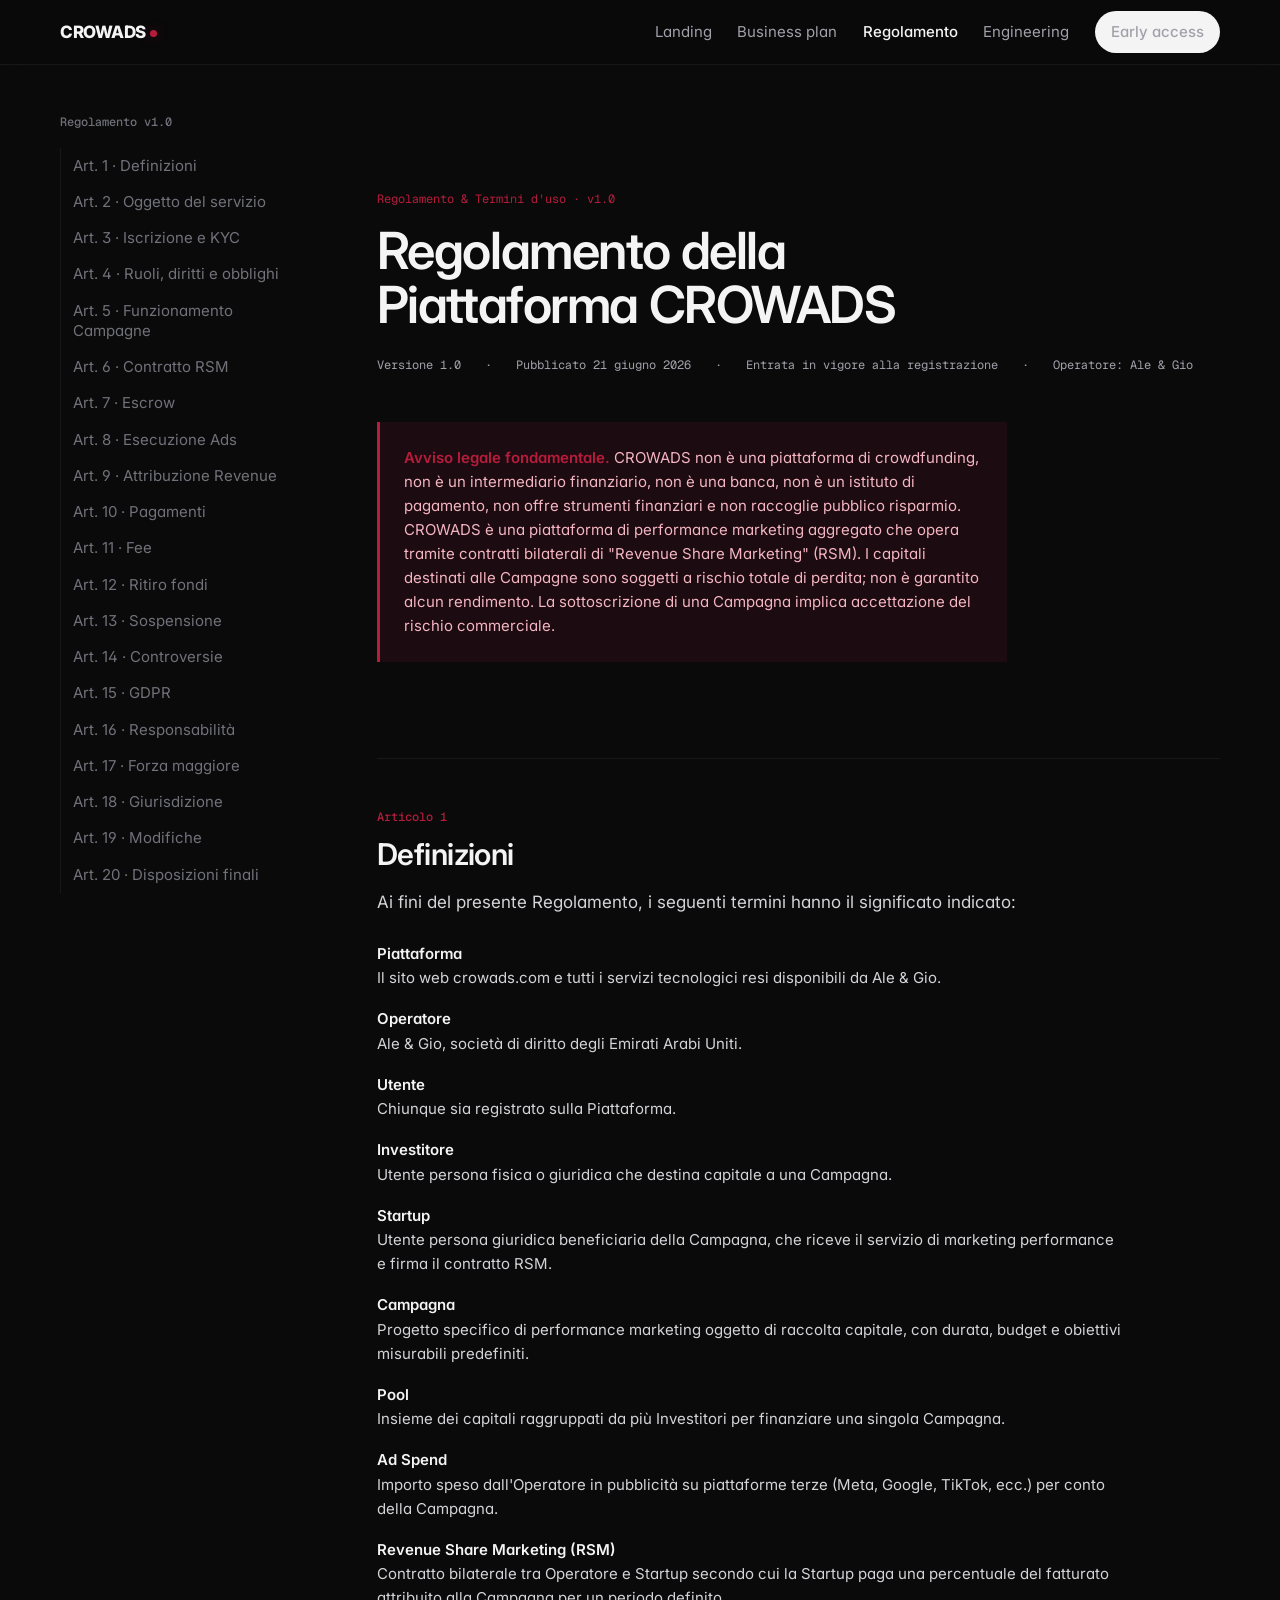
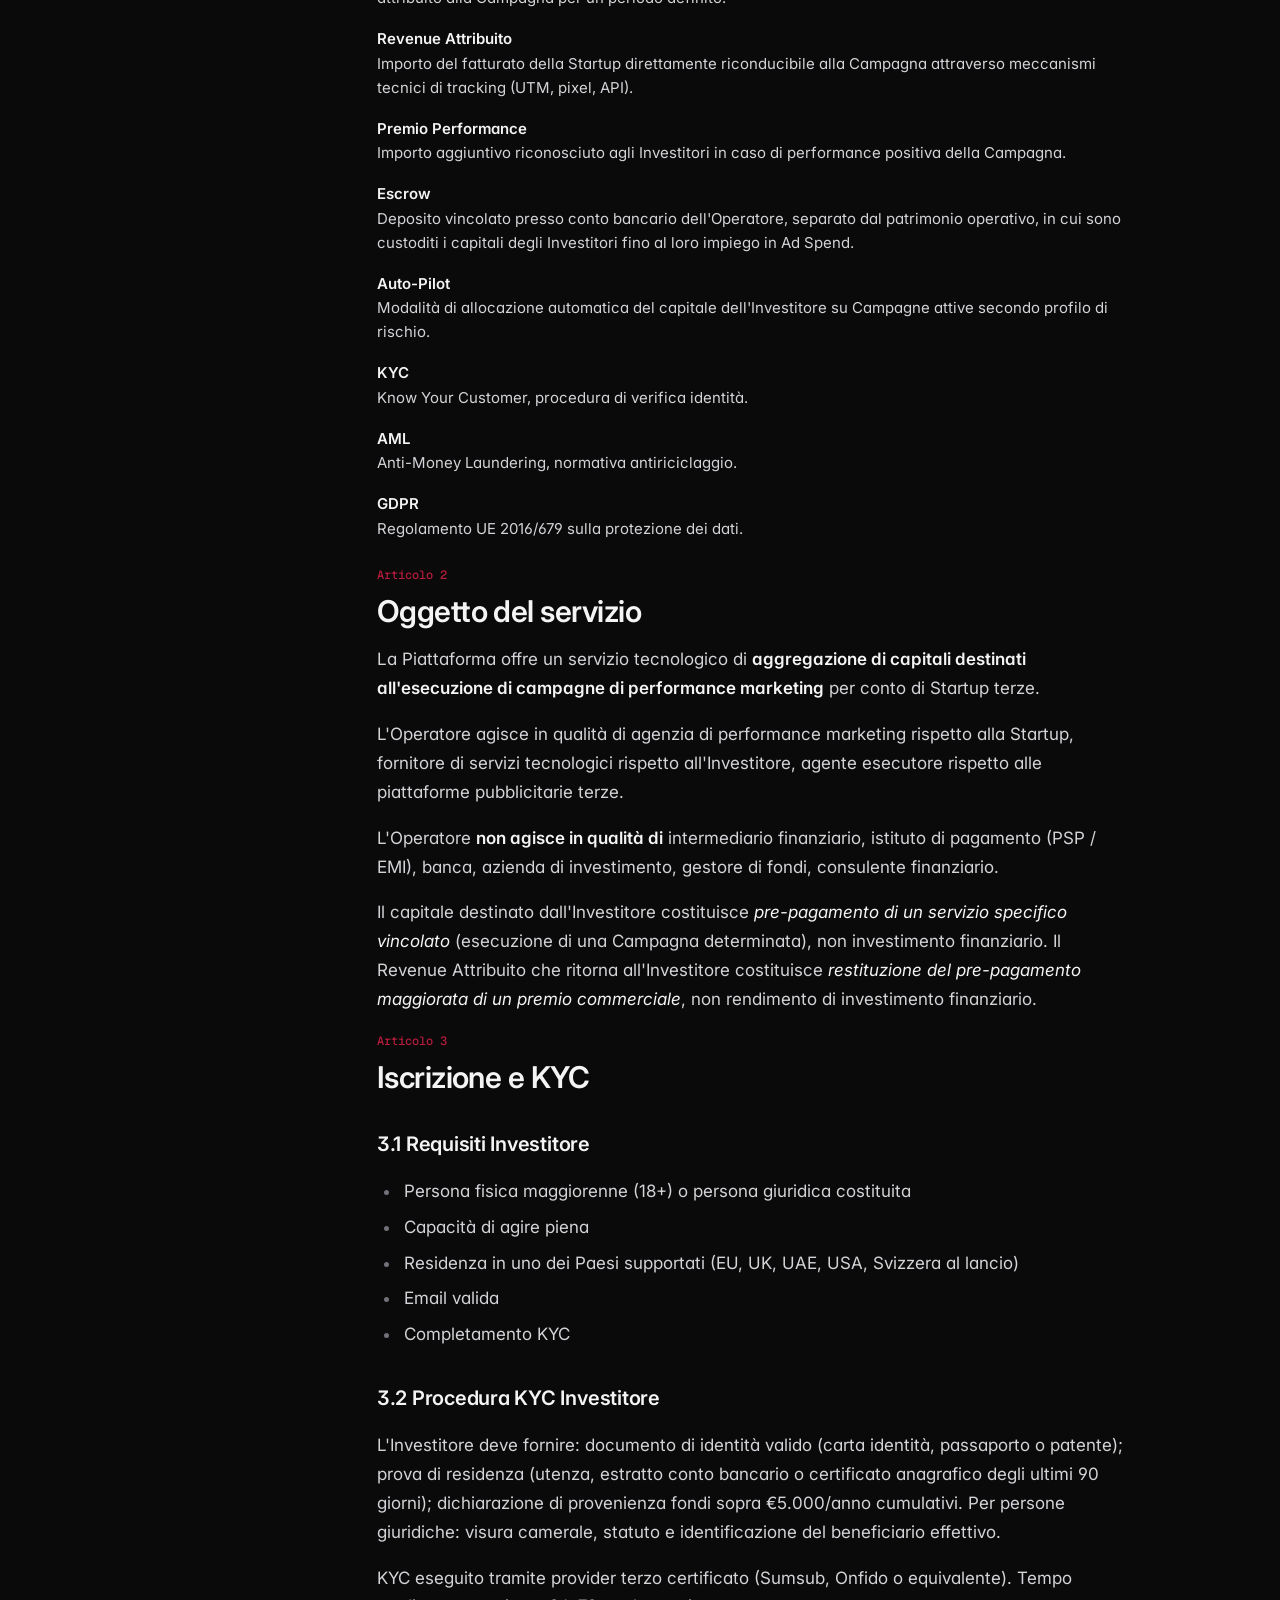
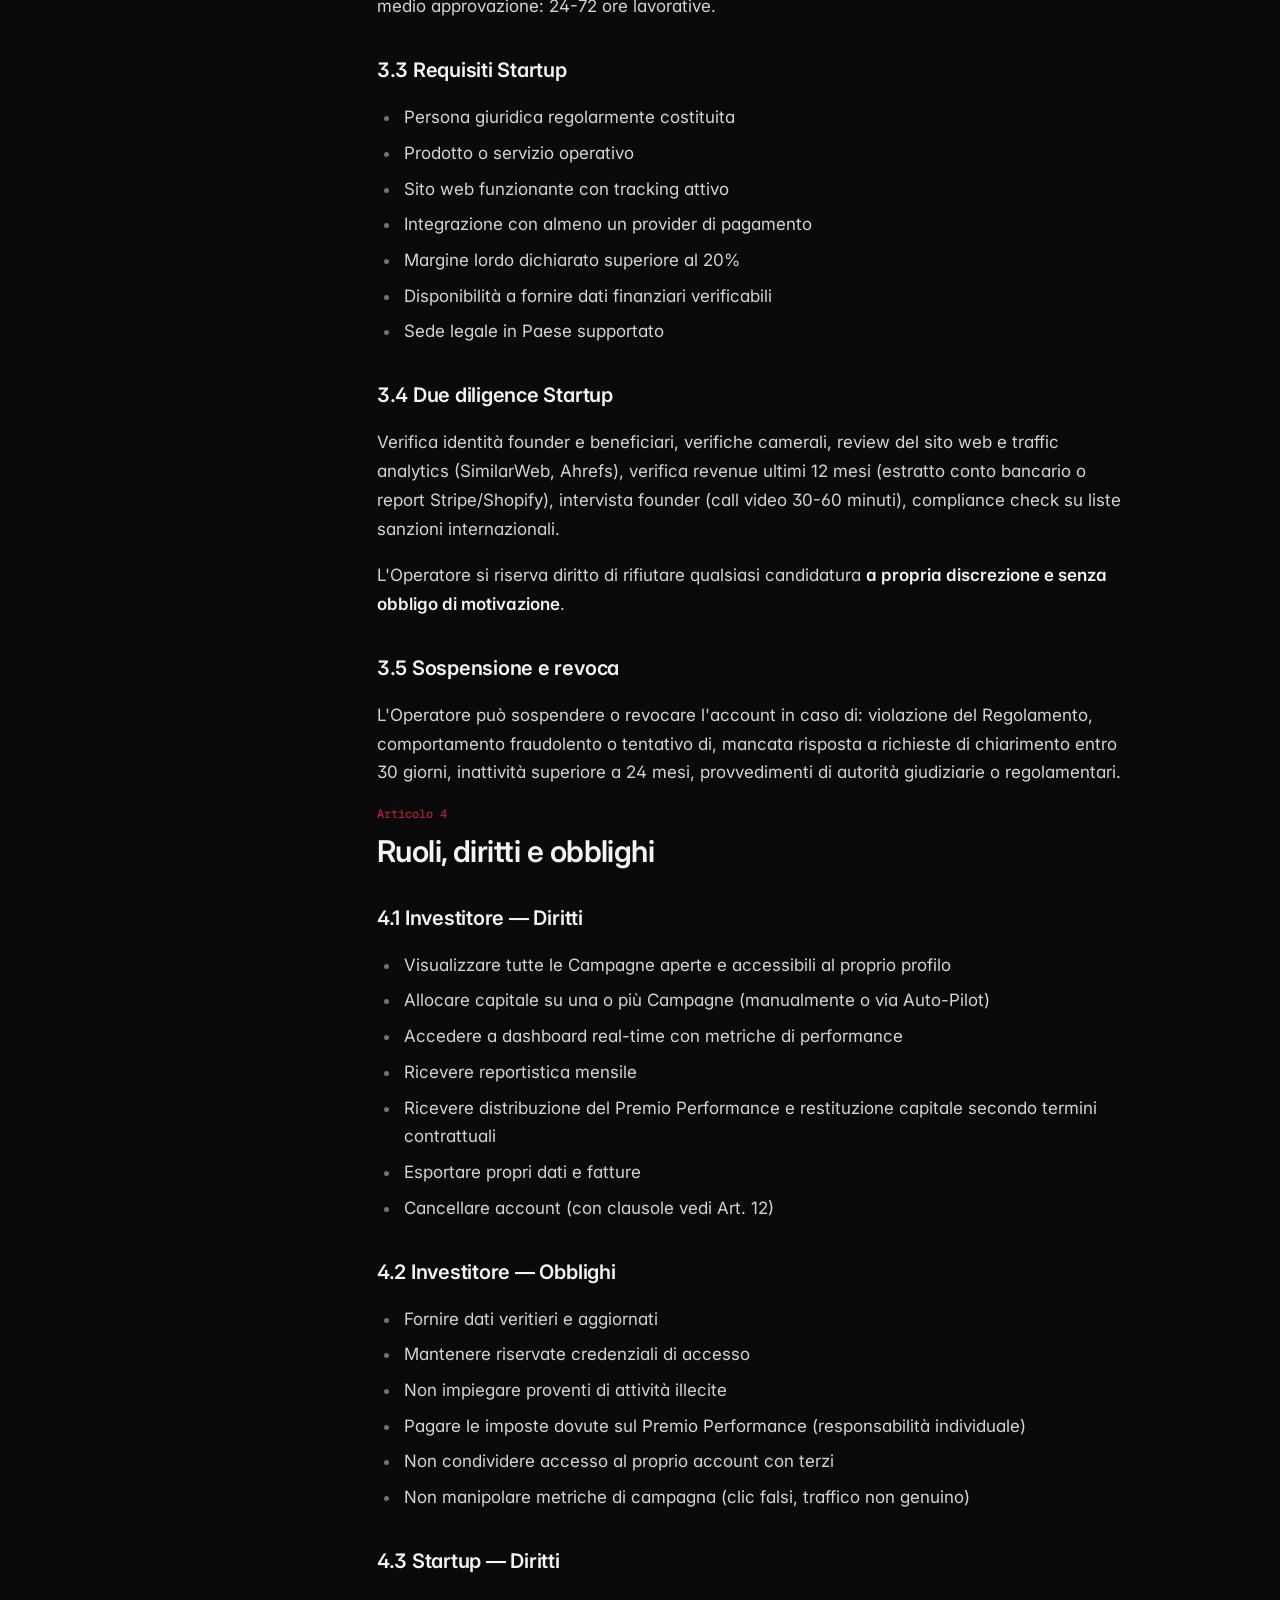
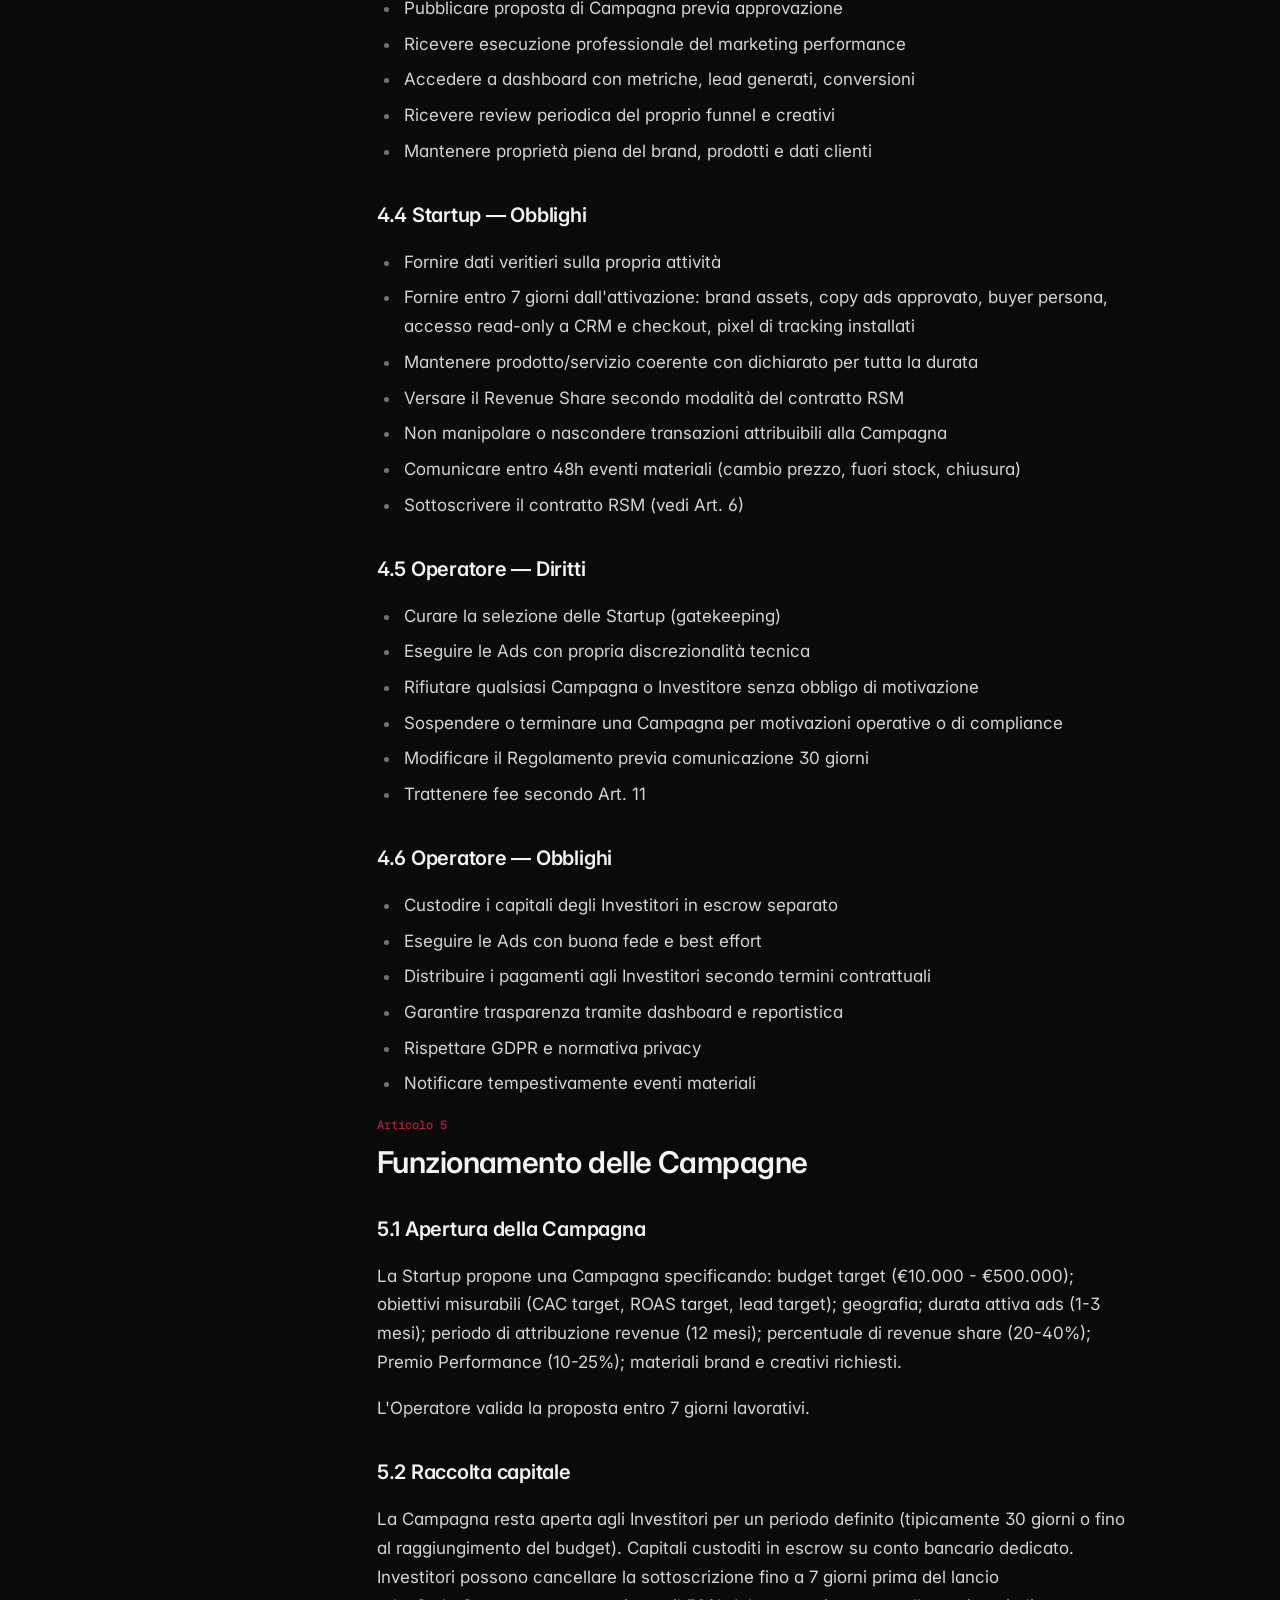
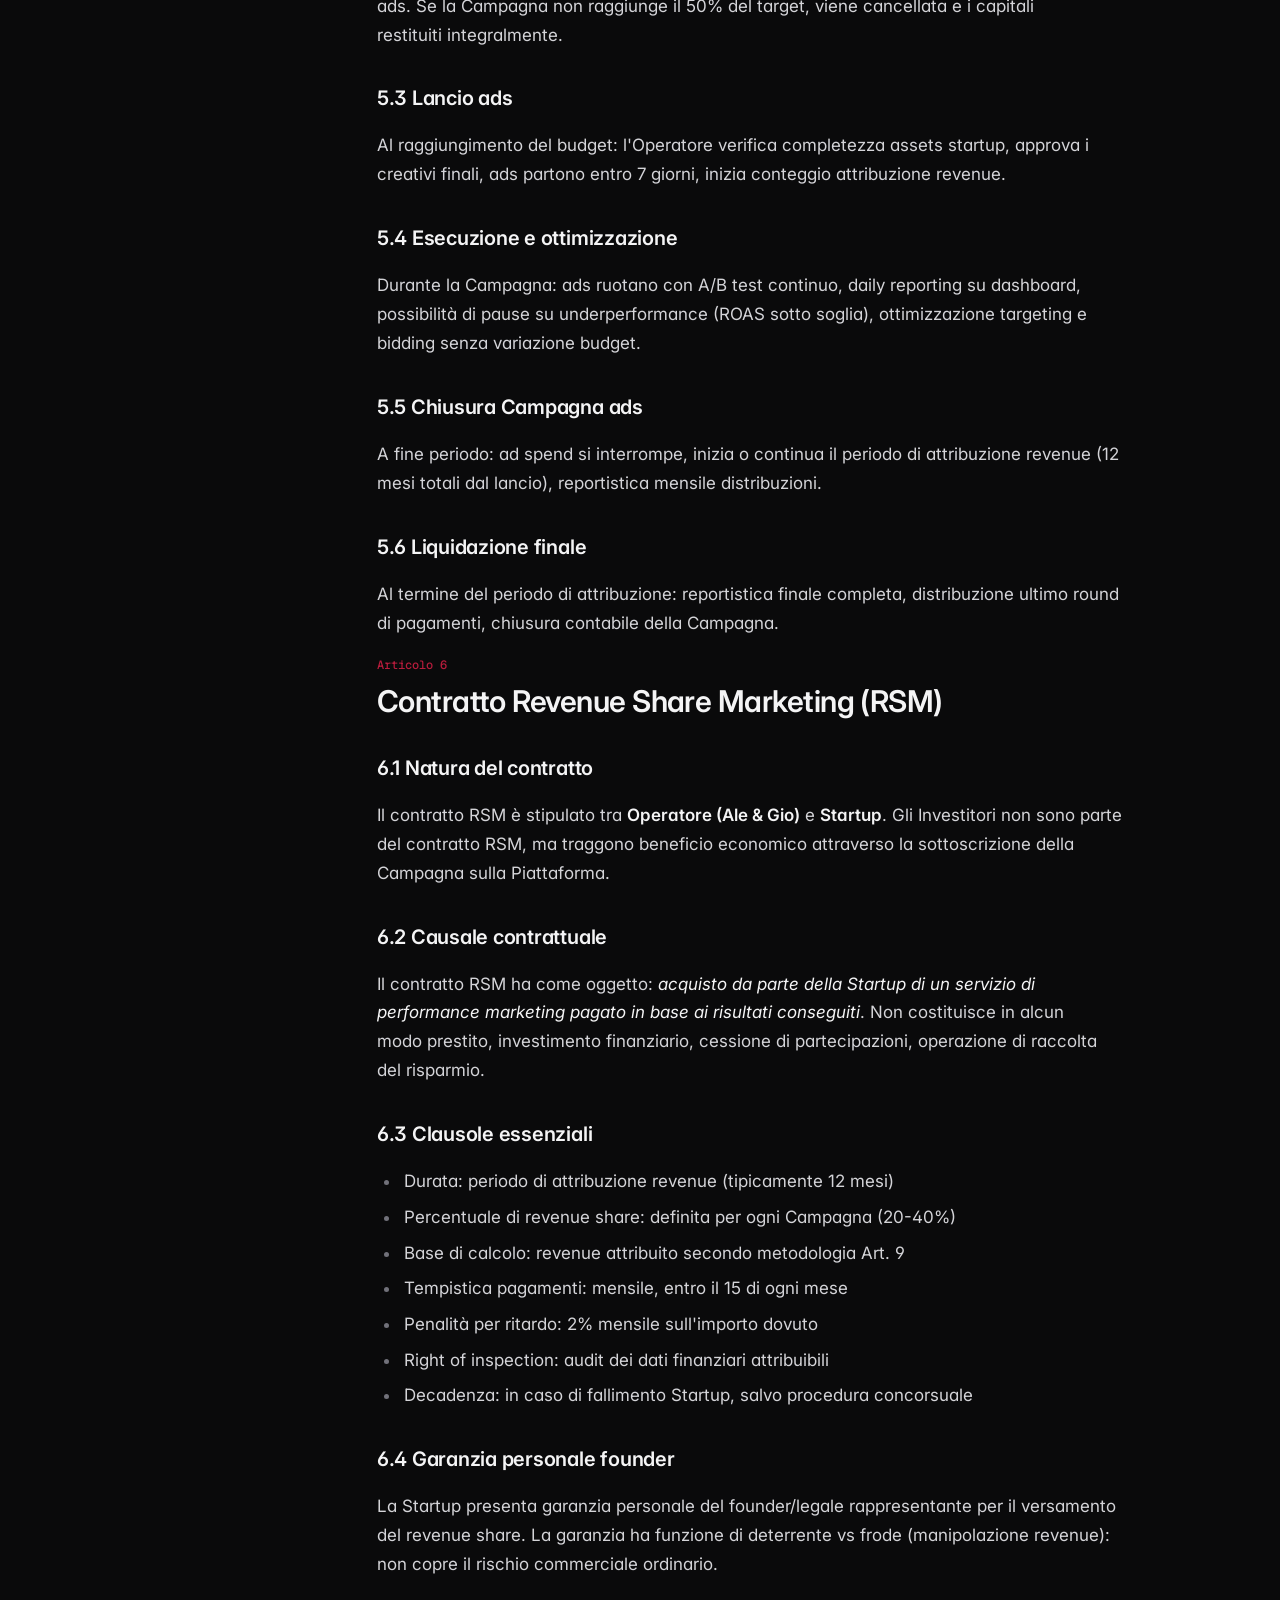
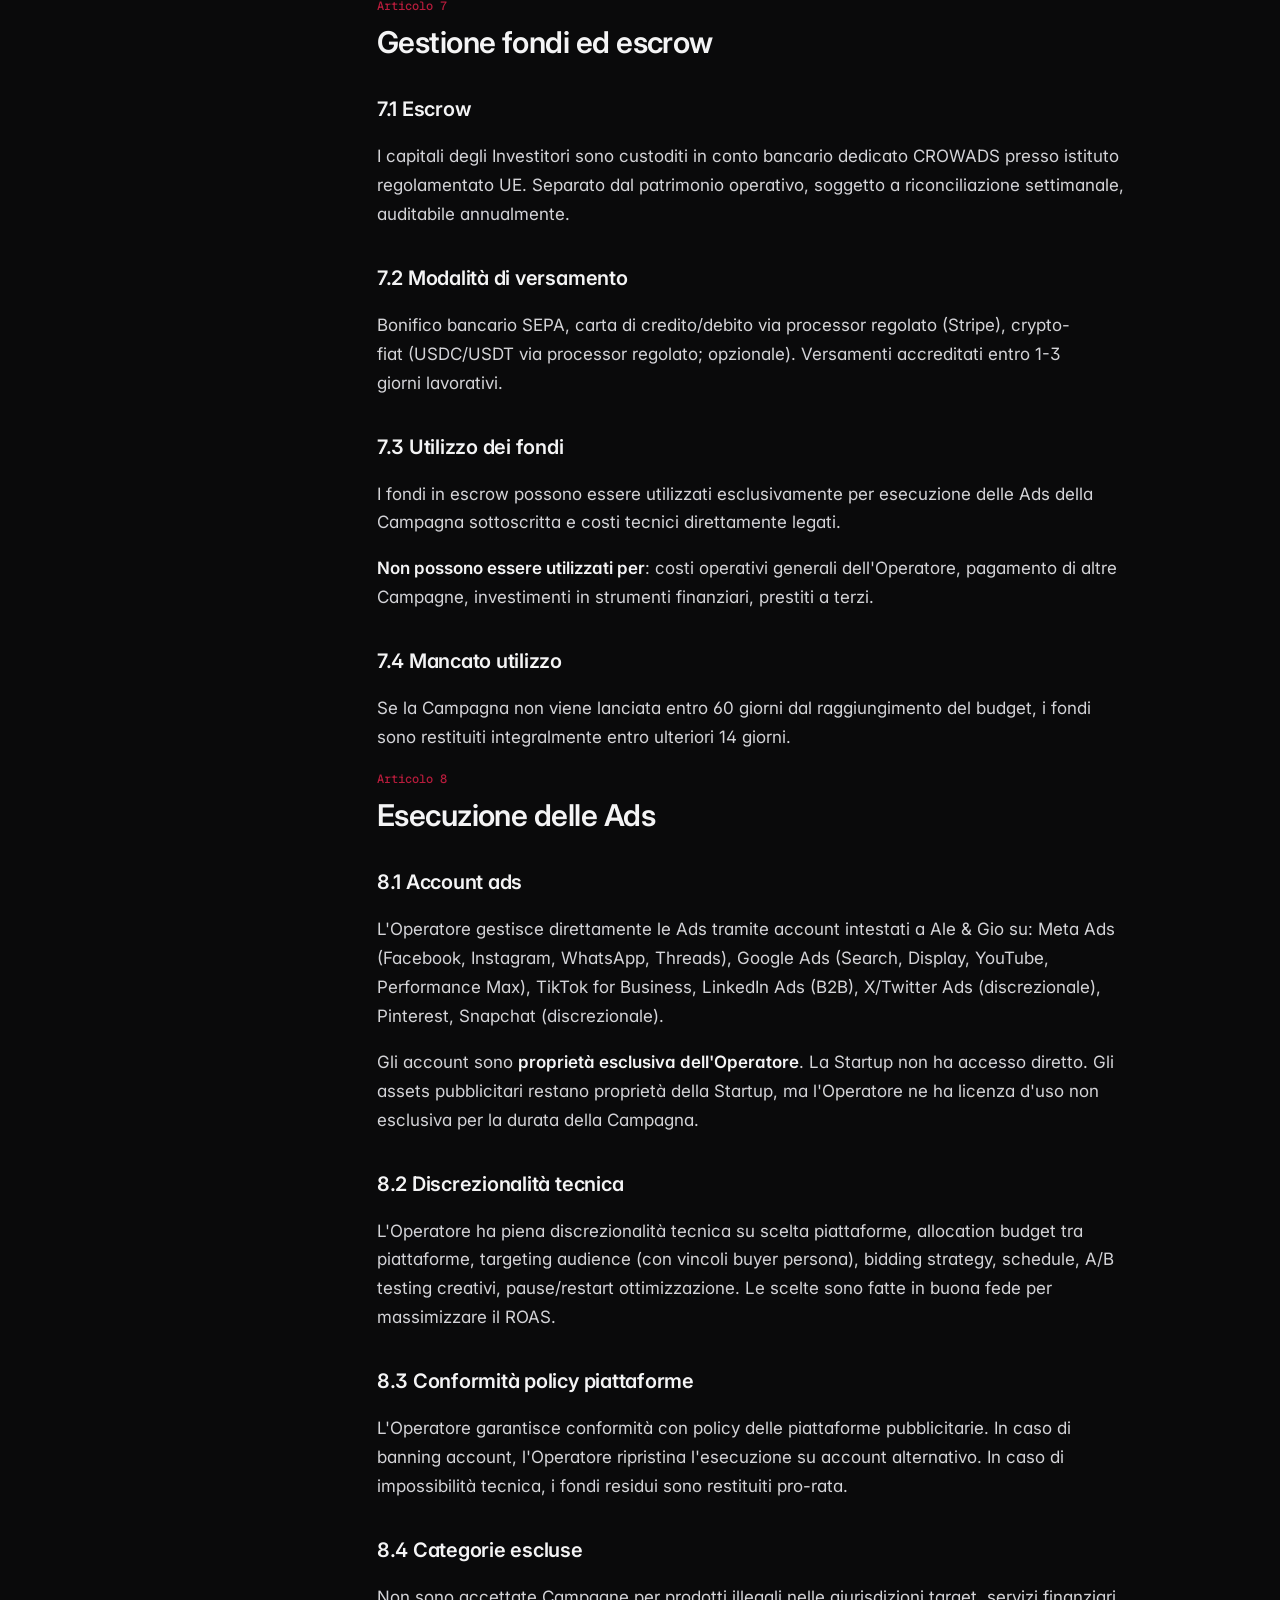
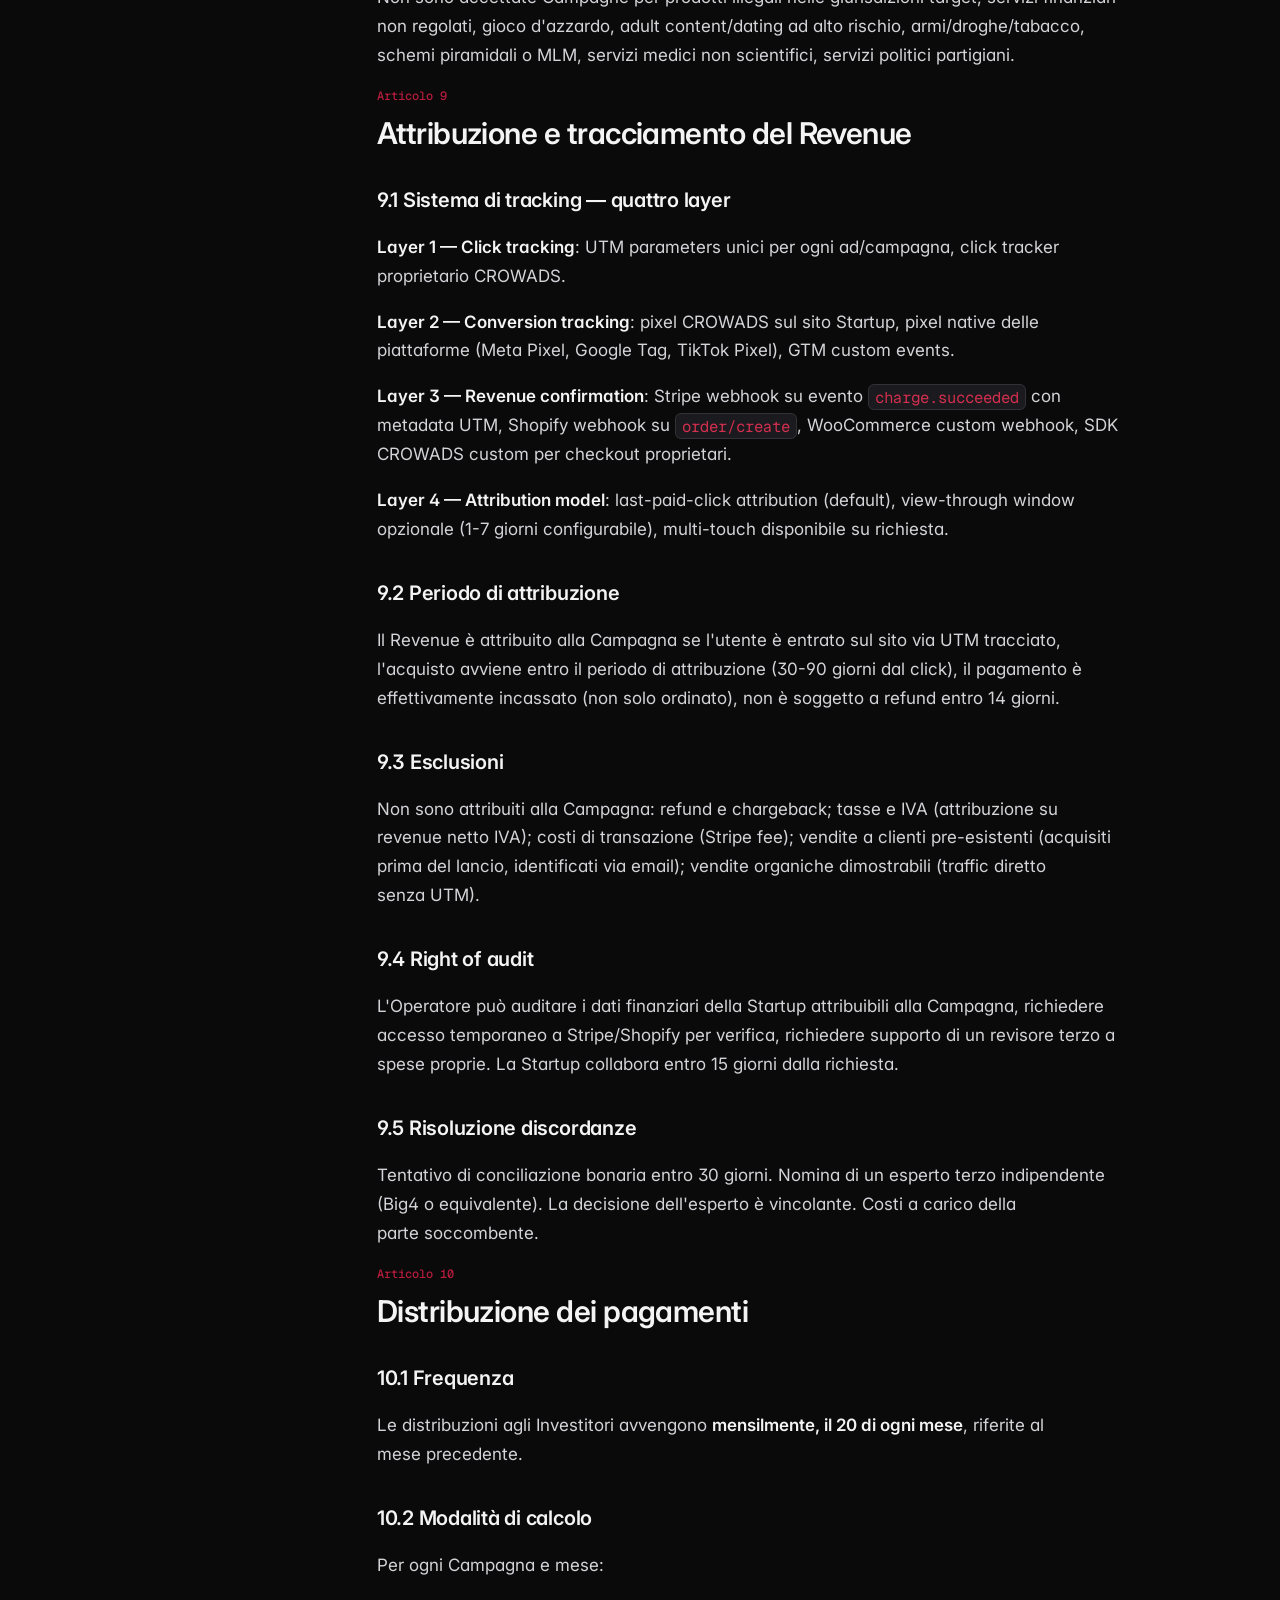
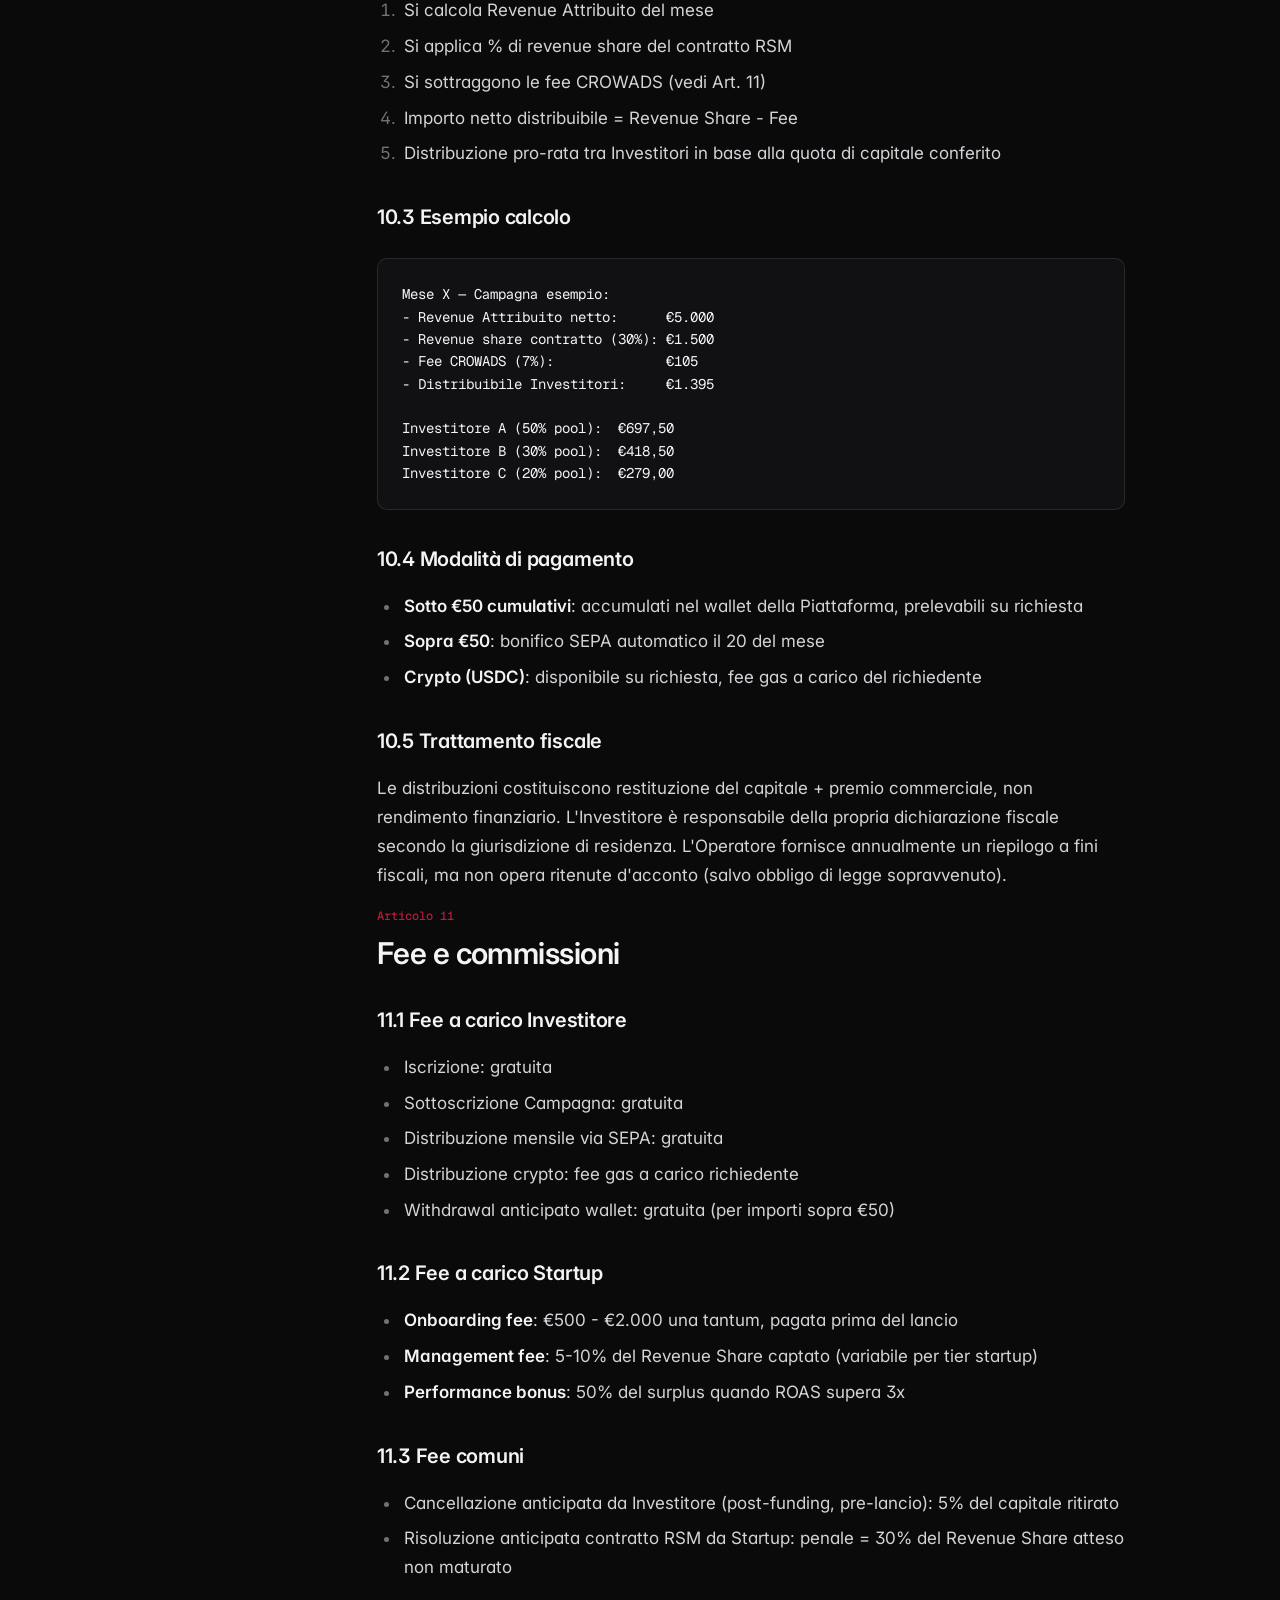
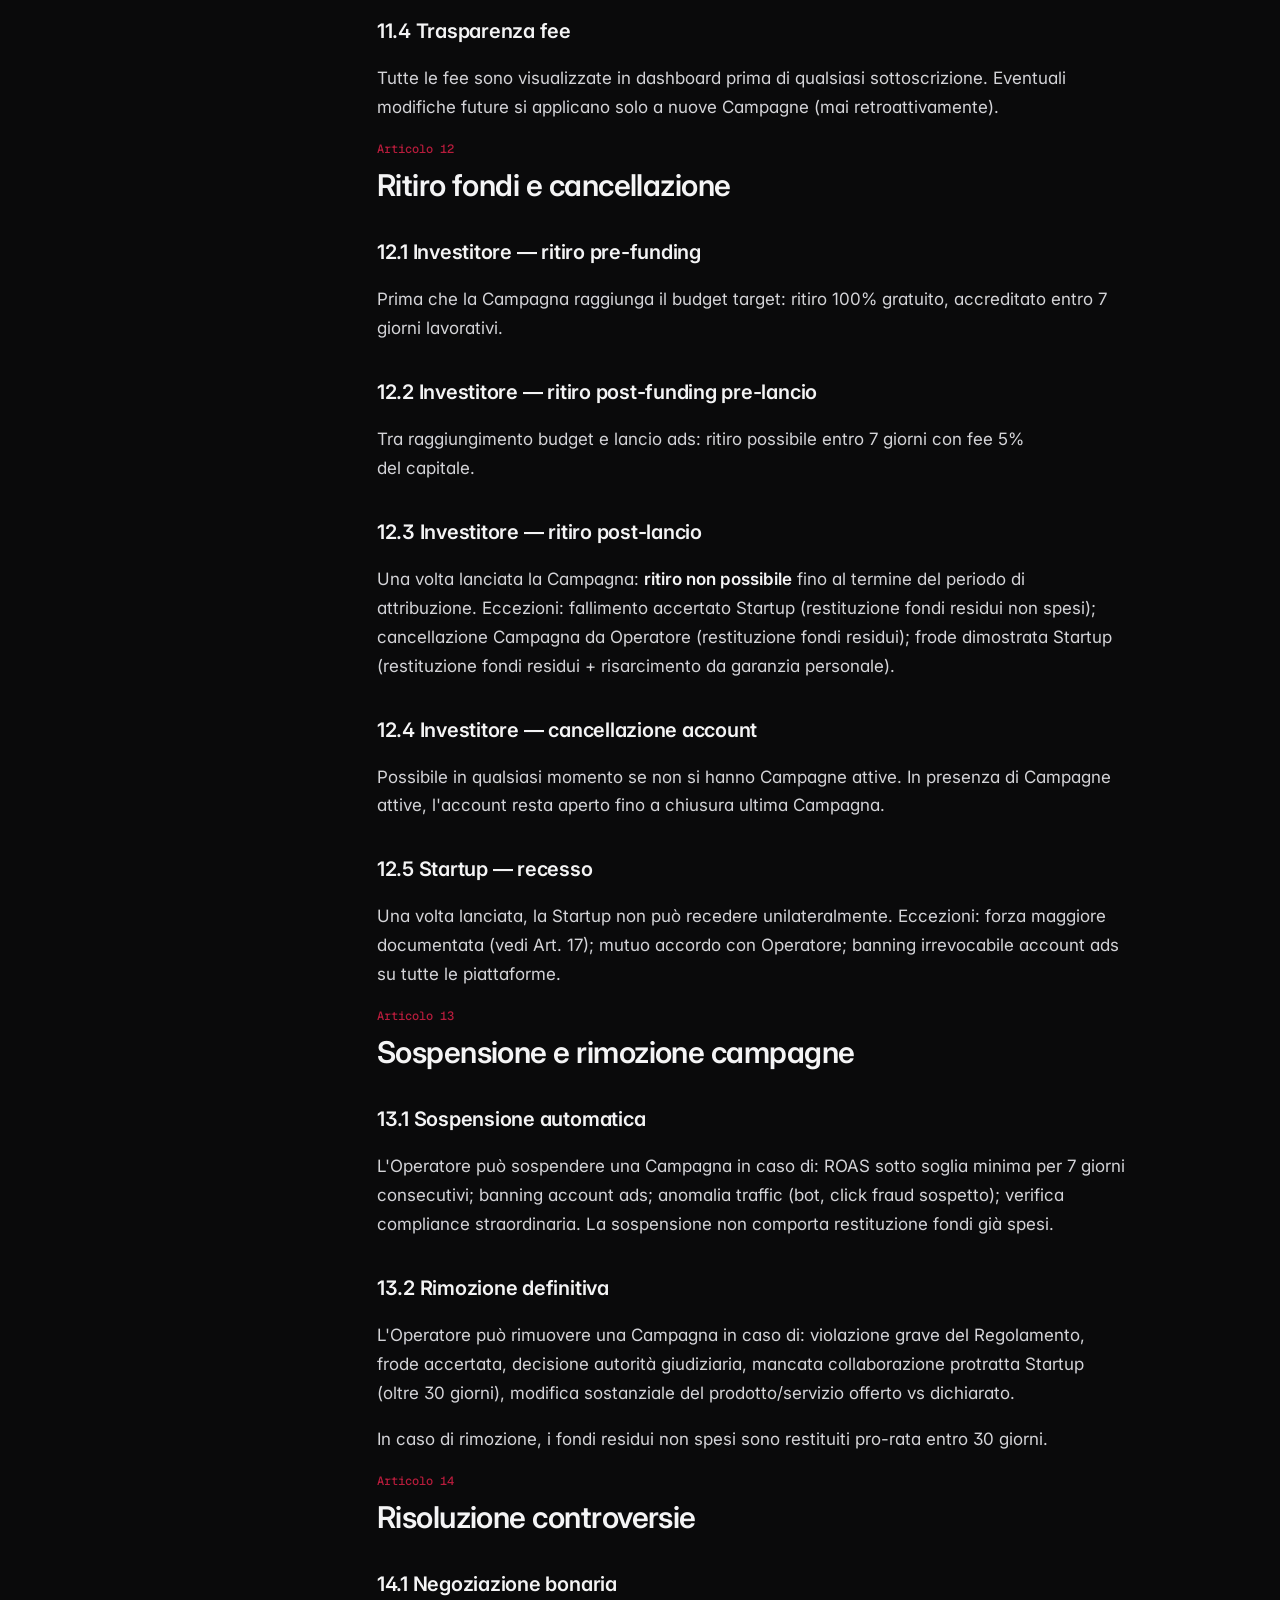
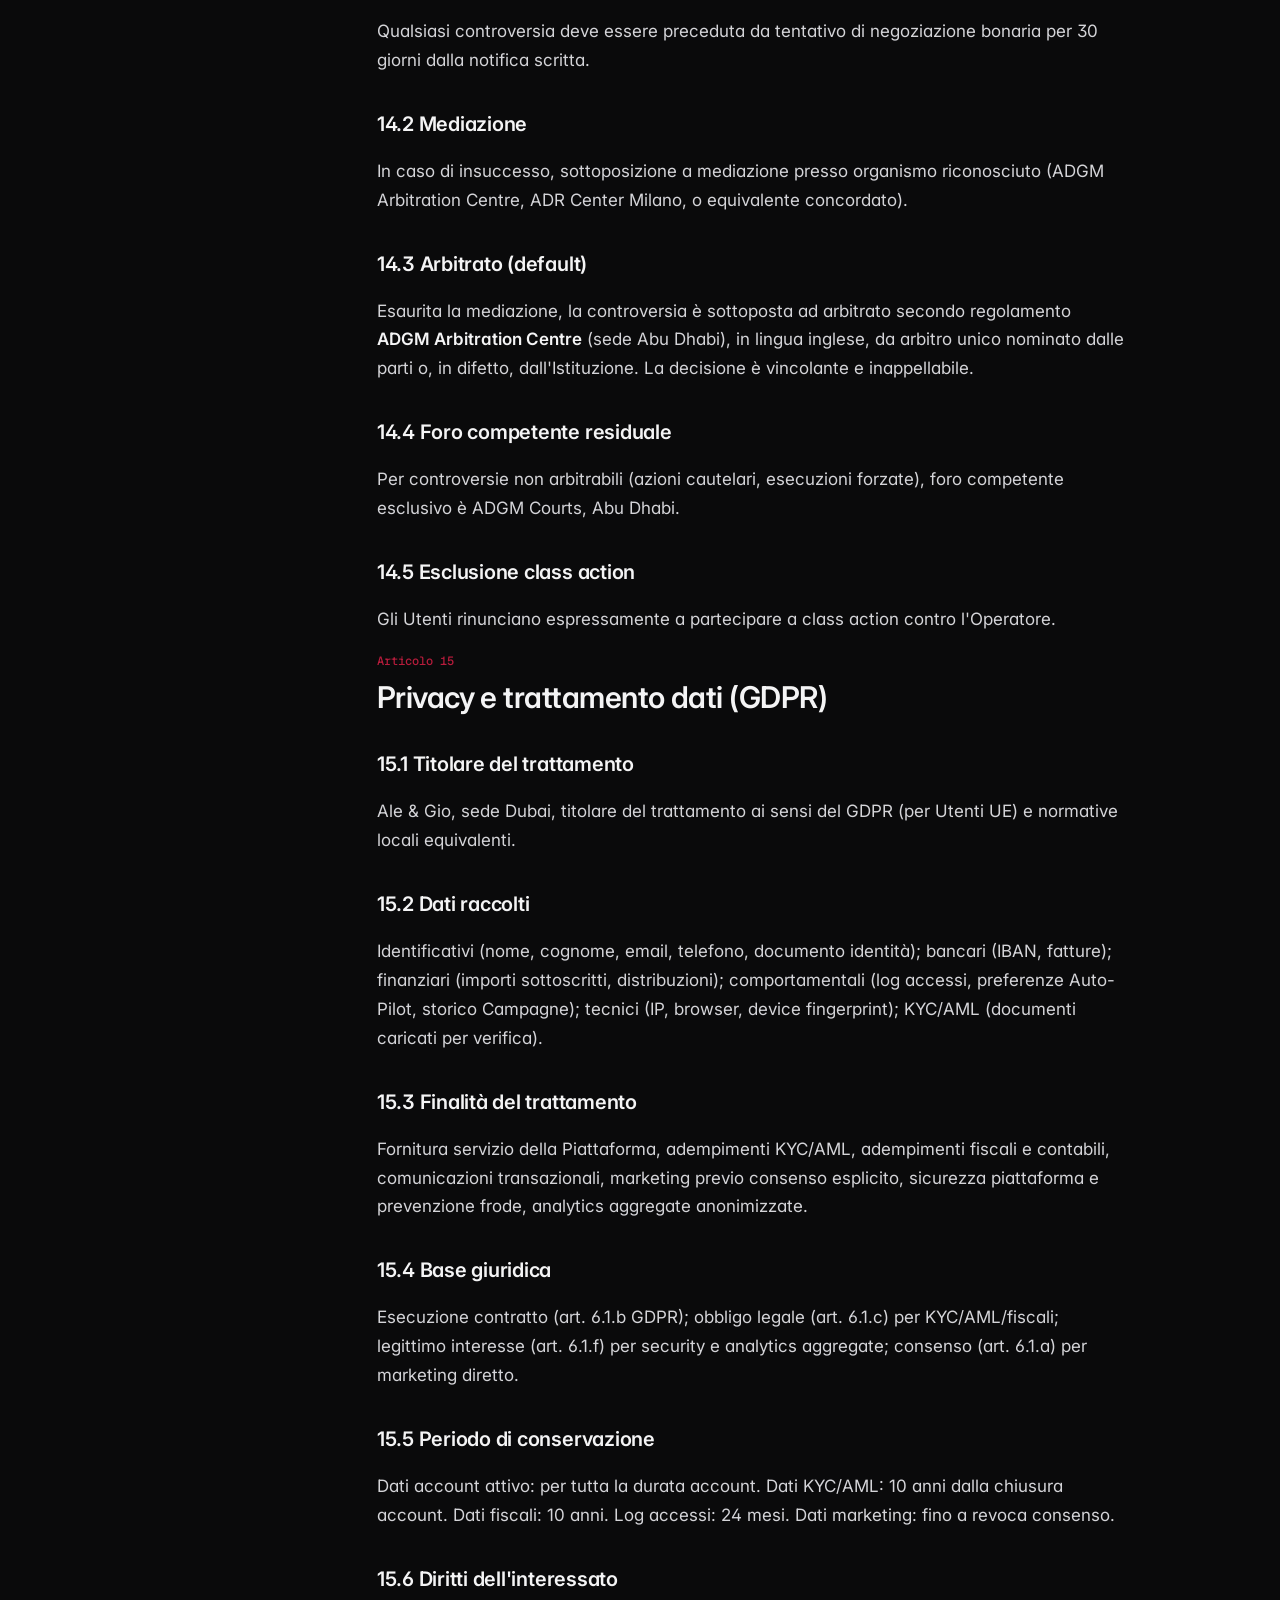
<file: regolamento.html>
<!DOCTYPE html>
<html lang="it">
<head>
<meta charset="UTF-8">
<meta name="viewport" content="width=device-width, initial-scale=1.0">
<meta name="description" content="CROWADS · Regolamento della piattaforma e termini d'uso · v1.0 · 21 giugno 2026">
<title>CROWADS — Regolamento</title>
<link rel="stylesheet" href="assets/styles.css">
<style>
  .doc-header {
    padding: clamp(3rem, 6vw, 5rem) 0 var(--s-7);
    border-bottom: 1px solid var(--hairline);
    margin-bottom: var(--s-7);
  }
  .doc-header .label {
    font-family: var(--font-mono);
    font-size: var(--t-tiny);
    color: var(--accent);
    margin-bottom: var(--s-4);
  }
  .doc-header h1 {
    font-size: clamp(2.25rem, 4vw, 3.25rem);
    font-weight: 600;
    letter-spacing: -0.028em;
    line-height: 1.05;
    margin: 0 0 var(--s-3);
    text-wrap: balance;
  }
  .doc-header .meta {
    display: flex;
    gap: var(--s-5);
    flex-wrap: wrap;
    margin-top: var(--s-5);
    font-family: var(--font-mono);
    font-size: var(--t-tiny);
    color: var(--ink-3);
  }
  .legal-warning {
    background: var(--accent-soft);
    border-left: 3px solid var(--accent);
    padding: var(--s-5);
    margin: var(--s-7) 0;
    font-size: var(--t-small);
    line-height: 1.6;
    color: var(--accent-ink);
    max-width: 70ch;
  }
  .legal-warning strong { color: var(--accent); font-weight: 600; }

  .article-num {
    font-family: var(--font-mono);
    font-size: var(--t-tiny);
    color: var(--accent);
    margin-bottom: var(--s-2);
    font-weight: 500;
    letter-spacing: 0;
  }

  .prose h2 {
    margin-top: var(--s-8);
    padding-top: var(--s-7);
    border-top: 1px solid var(--hairline);
  }
  .prose h2:first-of-type { border-top: 0; padding-top: 0; }

  .clause {
    margin-top: var(--s-5);
    padding-left: var(--s-4);
    border-left: 1px solid var(--hairline);
  }
  .clause .num {
    font-family: var(--font-mono);
    font-size: var(--t-tiny);
    color: var(--ink-3);
    margin-bottom: var(--s-2);
  }

  .defs dl {
    margin: var(--s-5) 0;
  }
  .defs dt {
    font-weight: 600;
    color: var(--ink);
    margin-top: var(--s-4);
    font-size: var(--t-small);
  }
  .defs dd {
    margin: 0 0 0 0;
    color: var(--ink-2);
    font-size: var(--t-small);
    line-height: 1.6;
  }

  .doc-foot {
    margin-top: var(--s-9);
    padding-top: var(--s-6);
    border-top: 1px solid var(--hairline);
    font-family: var(--font-mono);
    font-size: var(--t-tiny);
    color: var(--ink-3);
  }
</style>
</head>
<body>

<header class="nav">
  <div class="nav-inner">
    <a href="/" class="brand">CROWADS<span class="dot"></span></a>
    <nav class="nav-links">
      <a href="landing.html">Landing</a>
      <a href="business-plan.html">Business plan</a>
      <a href="regolamento.html" aria-current="page">Regolamento</a>
      <a href="spec-tecnica.html">Engineering</a>
      <a href="landing.html#cta" class="nav-cta">Early access</a>
    </nav>
  </div>
</header>

<button class="toc-mobile-trigger" aria-label="Apri indice">TOC</button>

<div class="toc-drawer">
  <div class="toc-drawer-panel">
    <div class="toc-label">Indice — Regolamento</div>
    <ol class="toc-list">
      <li><a href="#art-1">Art. 1 · Definizioni</a></li>
      <li><a href="#art-2">Art. 2 · Oggetto del servizio</a></li>
      <li><a href="#art-3">Art. 3 · Iscrizione e KYC</a></li>
      <li><a href="#art-4">Art. 4 · Ruoli, diritti e obblighi</a></li>
      <li><a href="#art-5">Art. 5 · Funzionamento delle Campagne</a></li>
      <li><a href="#art-6">Art. 6 · Contratto RSM</a></li>
      <li><a href="#art-7">Art. 7 · Gestione fondi ed escrow</a></li>
      <li><a href="#art-8">Art. 8 · Esecuzione delle Ads</a></li>
      <li><a href="#art-9">Art. 9 · Attribuzione del Revenue</a></li>
      <li><a href="#art-10">Art. 10 · Distribuzione pagamenti</a></li>
      <li><a href="#art-11">Art. 11 · Fee e commissioni</a></li>
      <li><a href="#art-12">Art. 12 · Ritiro fondi</a></li>
      <li><a href="#art-13">Art. 13 · Sospensione campagne</a></li>
      <li><a href="#art-14">Art. 14 · Risoluzione controversie</a></li>
      <li><a href="#art-15">Art. 15 · Privacy GDPR</a></li>
      <li><a href="#art-16">Art. 16 · Limitazione responsabilità</a></li>
      <li><a href="#art-17">Art. 17 · Forza maggiore</a></li>
      <li><a href="#art-18">Art. 18 · Giurisdizione</a></li>
      <li><a href="#art-19">Art. 19 · Modifiche</a></li>
      <li><a href="#art-20">Art. 20 · Disposizioni finali</a></li>
    </ol>
  </div>
</div>

<div class="doc-layout">

  <aside class="toc-aside">
    <div class="toc-label">Regolamento v1.0</div>
    <ol class="toc-list">
      <li><a href="#art-1">Art. 1 · Definizioni</a></li>
      <li><a href="#art-2">Art. 2 · Oggetto del servizio</a></li>
      <li><a href="#art-3">Art. 3 · Iscrizione e KYC</a></li>
      <li><a href="#art-4">Art. 4 · Ruoli, diritti e obblighi</a></li>
      <li><a href="#art-5">Art. 5 · Funzionamento Campagne</a></li>
      <li><a href="#art-6">Art. 6 · Contratto RSM</a></li>
      <li><a href="#art-7">Art. 7 · Escrow</a></li>
      <li><a href="#art-8">Art. 8 · Esecuzione Ads</a></li>
      <li><a href="#art-9">Art. 9 · Attribuzione Revenue</a></li>
      <li><a href="#art-10">Art. 10 · Pagamenti</a></li>
      <li><a href="#art-11">Art. 11 · Fee</a></li>
      <li><a href="#art-12">Art. 12 · Ritiro fondi</a></li>
      <li><a href="#art-13">Art. 13 · Sospensione</a></li>
      <li><a href="#art-14">Art. 14 · Controversie</a></li>
      <li><a href="#art-15">Art. 15 · GDPR</a></li>
      <li><a href="#art-16">Art. 16 · Responsabilità</a></li>
      <li><a href="#art-17">Art. 17 · Forza maggiore</a></li>
      <li><a href="#art-18">Art. 18 · Giurisdizione</a></li>
      <li><a href="#art-19">Art. 19 · Modifiche</a></li>
      <li><a href="#art-20">Art. 20 · Disposizioni finali</a></li>
    </ol>
  </aside>

  <article>
    <header class="doc-header">
      <div class="label">Regolamento &amp; Termini d'uso · v1.0</div>
      <h1>Regolamento della Piattaforma CROWADS</h1>
      <div class="meta">
        <span>Versione 1.0</span><span>·</span>
        <span>Pubblicato 21 giugno 2026</span><span>·</span>
        <span>Entrata in vigore alla registrazione</span><span>·</span>
        <span>Operatore: Ale & Gio</span>
      </div>

      <div class="legal-warning">
        <strong>Avviso legale fondamentale.</strong> CROWADS non è una piattaforma di crowdfunding, non è un intermediario finanziario, non è una banca, non è un istituto di pagamento, non offre strumenti finanziari e non raccoglie pubblico risparmio. CROWADS è una piattaforma di performance marketing aggregato che opera tramite contratti bilaterali di "Revenue Share Marketing" (RSM). I capitali destinati alle Campagne sono soggetti a rischio totale di perdita; non è garantito alcun rendimento. La sottoscrizione di una Campagna implica accettazione del rischio commerciale.
      </div>
    </header>

    <section id="art-1" class="prose defs">
      <div class="article-num">Articolo 1</div>
      <h2>Definizioni</h2>
      <p>Ai fini del presente Regolamento, i seguenti termini hanno il significato indicato:</p>
      <dl>
        <dt>Piattaforma</dt>
        <dd>Il sito web crowads.com e tutti i servizi tecnologici resi disponibili da Ale & Gio.</dd>
        <dt>Operatore</dt>
        <dd>Ale & Gio, società di diritto degli Emirati Arabi Uniti.</dd>
        <dt>Utente</dt>
        <dd>Chiunque sia registrato sulla Piattaforma.</dd>
        <dt>Investitore</dt>
        <dd>Utente persona fisica o giuridica che destina capitale a una Campagna.</dd>
        <dt>Startup</dt>
        <dd>Utente persona giuridica beneficiaria della Campagna, che riceve il servizio di marketing performance e firma il contratto RSM.</dd>
        <dt>Campagna</dt>
        <dd>Progetto specifico di performance marketing oggetto di raccolta capitale, con durata, budget e obiettivi misurabili predefiniti.</dd>
        <dt>Pool</dt>
        <dd>Insieme dei capitali raggruppati da più Investitori per finanziare una singola Campagna.</dd>
        <dt>Ad Spend</dt>
        <dd>Importo speso dall'Operatore in pubblicità su piattaforme terze (Meta, Google, TikTok, ecc.) per conto della Campagna.</dd>
        <dt>Revenue Share Marketing (RSM)</dt>
        <dd>Contratto bilaterale tra Operatore e Startup secondo cui la Startup paga una percentuale del fatturato attribuito alla Campagna per un periodo definito.</dd>
        <dt>Revenue Attribuito</dt>
        <dd>Importo del fatturato della Startup direttamente riconducibile alla Campagna attraverso meccanismi tecnici di tracking (UTM, pixel, API).</dd>
        <dt>Premio Performance</dt>
        <dd>Importo aggiuntivo riconosciuto agli Investitori in caso di performance positiva della Campagna.</dd>
        <dt>Escrow</dt>
        <dd>Deposito vincolato presso conto bancario dell'Operatore, separato dal patrimonio operativo, in cui sono custoditi i capitali degli Investitori fino al loro impiego in Ad Spend.</dd>
        <dt>Auto-Pilot</dt>
        <dd>Modalità di allocazione automatica del capitale dell'Investitore su Campagne attive secondo profilo di rischio.</dd>
        <dt>KYC</dt>
        <dd>Know Your Customer, procedura di verifica identità.</dd>
        <dt>AML</dt>
        <dd>Anti-Money Laundering, normativa antiriciclaggio.</dd>
        <dt>GDPR</dt>
        <dd>Regolamento UE 2016/679 sulla protezione dei dati.</dd>
      </dl>
    </section>

    <section id="art-2" class="prose">
      <div class="article-num">Articolo 2</div>
      <h2>Oggetto del servizio</h2>
      <p>La Piattaforma offre un servizio tecnologico di <strong>aggregazione di capitali destinati all'esecuzione di campagne di performance marketing</strong> per conto di Startup terze.</p>
      <p>L'Operatore agisce in qualità di agenzia di performance marketing rispetto alla Startup, fornitore di servizi tecnologici rispetto all'Investitore, agente esecutore rispetto alle piattaforme pubblicitarie terze.</p>
      <p>L'Operatore <strong>non agisce in qualità di</strong> intermediario finanziario, istituto di pagamento (PSP / EMI), banca, azienda di investimento, gestore di fondi, consulente finanziario.</p>
      <p>Il capitale destinato dall'Investitore costituisce <em>pre-pagamento di un servizio specifico vincolato</em> (esecuzione di una Campagna determinata), non investimento finanziario. Il Revenue Attribuito che ritorna all'Investitore costituisce <em>restituzione del pre-pagamento maggiorata di un premio commerciale</em>, non rendimento di investimento finanziario.</p>
    </section>

    <section id="art-3" class="prose">
      <div class="article-num">Articolo 3</div>
      <h2>Iscrizione e KYC</h2>

      <h3>3.1 Requisiti Investitore</h3>
      <ul>
        <li>Persona fisica maggiorenne (18+) o persona giuridica costituita</li>
        <li>Capacità di agire piena</li>
        <li>Residenza in uno dei Paesi supportati (EU, UK, UAE, USA, Svizzera al lancio)</li>
        <li>Email valida</li>
        <li>Completamento KYC</li>
      </ul>

      <h3>3.2 Procedura KYC Investitore</h3>
      <p>L'Investitore deve fornire: documento di identità valido (carta identità, passaporto o patente); prova di residenza (utenza, estratto conto bancario o certificato anagrafico degli ultimi 90 giorni); dichiarazione di provenienza fondi sopra €5.000/anno cumulativi. Per persone giuridiche: visura camerale, statuto e identificazione del beneficiario effettivo.</p>
      <p>KYC eseguito tramite provider terzo certificato (Sumsub, Onfido o equivalente). Tempo medio approvazione: 24-72 ore lavorative.</p>

      <h3>3.3 Requisiti Startup</h3>
      <ul>
        <li>Persona giuridica regolarmente costituita</li>
        <li>Prodotto o servizio operativo</li>
        <li>Sito web funzionante con tracking attivo</li>
        <li>Integrazione con almeno un provider di pagamento</li>
        <li>Margine lordo dichiarato superiore al 20%</li>
        <li>Disponibilità a fornire dati finanziari verificabili</li>
        <li>Sede legale in Paese supportato</li>
      </ul>

      <h3>3.4 Due diligence Startup</h3>
      <p>Verifica identità founder e beneficiari, verifiche camerali, review del sito web e traffic analytics (SimilarWeb, Ahrefs), verifica revenue ultimi 12 mesi (estratto conto bancario o report Stripe/Shopify), intervista founder (call video 30-60 minuti), compliance check su liste sanzioni internazionali.</p>
      <p>L'Operatore si riserva diritto di rifiutare qualsiasi candidatura <strong>a propria discrezione e senza obbligo di motivazione</strong>.</p>

      <h3>3.5 Sospensione e revoca</h3>
      <p>L'Operatore può sospendere o revocare l'account in caso di: violazione del Regolamento, comportamento fraudolento o tentativo di, mancata risposta a richieste di chiarimento entro 30 giorni, inattività superiore a 24 mesi, provvedimenti di autorità giudiziarie o regolamentari.</p>
    </section>

    <section id="art-4" class="prose">
      <div class="article-num">Articolo 4</div>
      <h2>Ruoli, diritti e obblighi</h2>

      <h3>4.1 Investitore — Diritti</h3>
      <ul>
        <li>Visualizzare tutte le Campagne aperte e accessibili al proprio profilo</li>
        <li>Allocare capitale su una o più Campagne (manualmente o via Auto-Pilot)</li>
        <li>Accedere a dashboard real-time con metriche di performance</li>
        <li>Ricevere reportistica mensile</li>
        <li>Ricevere distribuzione del Premio Performance e restituzione capitale secondo termini contrattuali</li>
        <li>Esportare propri dati e fatture</li>
        <li>Cancellare account (con clausole vedi Art. 12)</li>
      </ul>

      <h3>4.2 Investitore — Obblighi</h3>
      <ul>
        <li>Fornire dati veritieri e aggiornati</li>
        <li>Mantenere riservate credenziali di accesso</li>
        <li>Non impiegare proventi di attività illecite</li>
        <li>Pagare le imposte dovute sul Premio Performance (responsabilità individuale)</li>
        <li>Non condividere accesso al proprio account con terzi</li>
        <li>Non manipolare metriche di campagna (clic falsi, traffico non genuino)</li>
      </ul>

      <h3>4.3 Startup — Diritti</h3>
      <ul>
        <li>Pubblicare proposta di Campagna previa approvazione</li>
        <li>Ricevere esecuzione professionale del marketing performance</li>
        <li>Accedere a dashboard con metriche, lead generati, conversioni</li>
        <li>Ricevere review periodica del proprio funnel e creativi</li>
        <li>Mantenere proprietà piena del brand, prodotti e dati clienti</li>
      </ul>

      <h3>4.4 Startup — Obblighi</h3>
      <ul>
        <li>Fornire dati veritieri sulla propria attività</li>
        <li>Fornire entro 7 giorni dall'attivazione: brand assets, copy ads approvato, buyer persona, accesso read-only a CRM e checkout, pixel di tracking installati</li>
        <li>Mantenere prodotto/servizio coerente con dichiarato per tutta la durata</li>
        <li>Versare il Revenue Share secondo modalità del contratto RSM</li>
        <li>Non manipolare o nascondere transazioni attribuibili alla Campagna</li>
        <li>Comunicare entro 48h eventi materiali (cambio prezzo, fuori stock, chiusura)</li>
        <li>Sottoscrivere il contratto RSM (vedi Art. 6)</li>
      </ul>

      <h3>4.5 Operatore — Diritti</h3>
      <ul>
        <li>Curare la selezione delle Startup (gatekeeping)</li>
        <li>Eseguire le Ads con propria discrezionalità tecnica</li>
        <li>Rifiutare qualsiasi Campagna o Investitore senza obbligo di motivazione</li>
        <li>Sospendere o terminare una Campagna per motivazioni operative o di compliance</li>
        <li>Modificare il Regolamento previa comunicazione 30 giorni</li>
        <li>Trattenere fee secondo Art. 11</li>
      </ul>

      <h3>4.6 Operatore — Obblighi</h3>
      <ul>
        <li>Custodire i capitali degli Investitori in escrow separato</li>
        <li>Eseguire le Ads con buona fede e best effort</li>
        <li>Distribuire i pagamenti agli Investitori secondo termini contrattuali</li>
        <li>Garantire trasparenza tramite dashboard e reportistica</li>
        <li>Rispettare GDPR e normativa privacy</li>
        <li>Notificare tempestivamente eventi materiali</li>
      </ul>
    </section>

    <section id="art-5" class="prose">
      <div class="article-num">Articolo 5</div>
      <h2>Funzionamento delle Campagne</h2>

      <h3>5.1 Apertura della Campagna</h3>
      <p>La Startup propone una Campagna specificando: budget target (€10.000 - €500.000); obiettivi misurabili (CAC target, ROAS target, lead target); geografia; durata attiva ads (1-3 mesi); periodo di attribuzione revenue (12 mesi); percentuale di revenue share (20-40%); Premio Performance (10-25%); materiali brand e creativi richiesti.</p>
      <p>L'Operatore valida la proposta entro 7 giorni lavorativi.</p>

      <h3>5.2 Raccolta capitale</h3>
      <p>La Campagna resta aperta agli Investitori per un periodo definito (tipicamente 30 giorni o fino al raggiungimento del budget). Capitali custoditi in escrow su conto bancario dedicato. Investitori possono cancellare la sottoscrizione fino a 7 giorni prima del lancio ads. Se la Campagna non raggiunge il 50% del target, viene cancellata e i capitali restituiti integralmente.</p>

      <h3>5.3 Lancio ads</h3>
      <p>Al raggiungimento del budget: l'Operatore verifica completezza assets startup, approva i creativi finali, ads partono entro 7 giorni, inizia conteggio attribuzione revenue.</p>

      <h3>5.4 Esecuzione e ottimizzazione</h3>
      <p>Durante la Campagna: ads ruotano con A/B test continuo, daily reporting su dashboard, possibilità di pause su underperformance (ROAS sotto soglia), ottimizzazione targeting e bidding senza variazione budget.</p>

      <h3>5.5 Chiusura Campagna ads</h3>
      <p>A fine periodo: ad spend si interrompe, inizia o continua il periodo di attribuzione revenue (12 mesi totali dal lancio), reportistica mensile distribuzioni.</p>

      <h3>5.6 Liquidazione finale</h3>
      <p>Al termine del periodo di attribuzione: reportistica finale completa, distribuzione ultimo round di pagamenti, chiusura contabile della Campagna.</p>
    </section>

    <section id="art-6" class="prose">
      <div class="article-num">Articolo 6</div>
      <h2>Contratto Revenue Share Marketing (RSM)</h2>

      <h3>6.1 Natura del contratto</h3>
      <p>Il contratto RSM è stipulato tra <strong>Operatore (Ale & Gio)</strong> e <strong>Startup</strong>. Gli Investitori non sono parte del contratto RSM, ma traggono beneficio economico attraverso la sottoscrizione della Campagna sulla Piattaforma.</p>

      <h3>6.2 Causale contrattuale</h3>
      <p>Il contratto RSM ha come oggetto: <em>acquisto da parte della Startup di un servizio di performance marketing pagato in base ai risultati conseguiti</em>. Non costituisce in alcun modo prestito, investimento finanziario, cessione di partecipazioni, operazione di raccolta del risparmio.</p>

      <h3>6.3 Clausole essenziali</h3>
      <ul>
        <li>Durata: periodo di attribuzione revenue (tipicamente 12 mesi)</li>
        <li>Percentuale di revenue share: definita per ogni Campagna (20-40%)</li>
        <li>Base di calcolo: revenue attribuito secondo metodologia Art. 9</li>
        <li>Tempistica pagamenti: mensile, entro il 15 di ogni mese</li>
        <li>Penalità per ritardo: 2% mensile sull'importo dovuto</li>
        <li>Right of inspection: audit dei dati finanziari attribuibili</li>
        <li>Decadenza: in caso di fallimento Startup, salvo procedura concorsuale</li>
      </ul>

      <h3>6.4 Garanzia personale founder</h3>
      <p>La Startup presenta garanzia personale del founder/legale rappresentante per il versamento del revenue share. La garanzia ha funzione di deterrente vs frode (manipolazione revenue): non copre il rischio commerciale ordinario.</p>
    </section>

    <section id="art-7" class="prose">
      <div class="article-num">Articolo 7</div>
      <h2>Gestione fondi ed escrow</h2>

      <h3>7.1 Escrow</h3>
      <p>I capitali degli Investitori sono custoditi in conto bancario dedicato CROWADS presso istituto regolamentato UE. Separato dal patrimonio operativo, soggetto a riconciliazione settimanale, auditabile annualmente.</p>

      <h3>7.2 Modalità di versamento</h3>
      <p>Bonifico bancario SEPA, carta di credito/debito via processor regolato (Stripe), crypto-fiat (USDC/USDT via processor regolato; opzionale). Versamenti accreditati entro 1-3 giorni lavorativi.</p>

      <h3>7.3 Utilizzo dei fondi</h3>
      <p>I fondi in escrow possono essere utilizzati esclusivamente per esecuzione delle Ads della Campagna sottoscritta e costi tecnici direttamente legati.</p>
      <p><strong>Non possono essere utilizzati per</strong>: costi operativi generali dell'Operatore, pagamento di altre Campagne, investimenti in strumenti finanziari, prestiti a terzi.</p>

      <h3>7.4 Mancato utilizzo</h3>
      <p>Se la Campagna non viene lanciata entro 60 giorni dal raggiungimento del budget, i fondi sono restituiti integralmente entro ulteriori 14 giorni.</p>
    </section>

    <section id="art-8" class="prose">
      <div class="article-num">Articolo 8</div>
      <h2>Esecuzione delle Ads</h2>

      <h3>8.1 Account ads</h3>
      <p>L'Operatore gestisce direttamente le Ads tramite account intestati a Ale & Gio su: Meta Ads (Facebook, Instagram, WhatsApp, Threads), Google Ads (Search, Display, YouTube, Performance Max), TikTok for Business, LinkedIn Ads (B2B), X/Twitter Ads (discrezionale), Pinterest, Snapchat (discrezionale).</p>
      <p>Gli account sono <strong>proprietà esclusiva dell'Operatore</strong>. La Startup non ha accesso diretto. Gli assets pubblicitari restano proprietà della Startup, ma l'Operatore ne ha licenza d'uso non esclusiva per la durata della Campagna.</p>

      <h3>8.2 Discrezionalità tecnica</h3>
      <p>L'Operatore ha piena discrezionalità tecnica su scelta piattaforme, allocation budget tra piattaforme, targeting audience (con vincoli buyer persona), bidding strategy, schedule, A/B testing creativi, pause/restart ottimizzazione. Le scelte sono fatte in buona fede per massimizzare il ROAS.</p>

      <h3>8.3 Conformità policy piattaforme</h3>
      <p>L'Operatore garantisce conformità con policy delle piattaforme pubblicitarie. In caso di banning account, l'Operatore ripristina l'esecuzione su account alternativo. In caso di impossibilità tecnica, i fondi residui sono restituiti pro-rata.</p>

      <h3>8.4 Categorie escluse</h3>
      <p>Non sono accettate Campagne per prodotti illegali nelle giurisdizioni target, servizi finanziari non regolati, gioco d'azzardo, adult content/dating ad alto rischio, armi/droghe/tabacco, schemi piramidali o MLM, servizi medici non scientifici, servizi politici partigiani.</p>
    </section>

    <section id="art-9" class="prose">
      <div class="article-num">Articolo 9</div>
      <h2>Attribuzione e tracciamento del Revenue</h2>

      <h3>9.1 Sistema di tracking — quattro layer</h3>
      <p><strong>Layer 1 — Click tracking</strong>: UTM parameters unici per ogni ad/campagna, click tracker proprietario CROWADS.</p>
      <p><strong>Layer 2 — Conversion tracking</strong>: pixel CROWADS sul sito Startup, pixel native delle piattaforme (Meta Pixel, Google Tag, TikTok Pixel), GTM custom events.</p>
      <p><strong>Layer 3 — Revenue confirmation</strong>: Stripe webhook su evento <code>charge.succeeded</code> con metadata UTM, Shopify webhook su <code>order/create</code>, WooCommerce custom webhook, SDK CROWADS custom per checkout proprietari.</p>
      <p><strong>Layer 4 — Attribution model</strong>: last-paid-click attribution (default), view-through window opzionale (1-7 giorni configurabile), multi-touch disponibile su richiesta.</p>

      <h3>9.2 Periodo di attribuzione</h3>
      <p>Il Revenue è attribuito alla Campagna se l'utente è entrato sul sito via UTM tracciato, l'acquisto avviene entro il periodo di attribuzione (30-90 giorni dal click), il pagamento è effettivamente incassato (non solo ordinato), non è soggetto a refund entro 14 giorni.</p>

      <h3>9.3 Esclusioni</h3>
      <p>Non sono attribuiti alla Campagna: refund e chargeback; tasse e IVA (attribuzione su revenue netto IVA); costi di transazione (Stripe fee); vendite a clienti pre-esistenti (acquisiti prima del lancio, identificati via email); vendite organiche dimostrabili (traffic diretto senza UTM).</p>

      <h3>9.4 Right of audit</h3>
      <p>L'Operatore può auditare i dati finanziari della Startup attribuibili alla Campagna, richiedere accesso temporaneo a Stripe/Shopify per verifica, richiedere supporto di un revisore terzo a spese proprie. La Startup collabora entro 15 giorni dalla richiesta.</p>

      <h3>9.5 Risoluzione discordanze</h3>
      <p>Tentativo di conciliazione bonaria entro 30 giorni. Nomina di un esperto terzo indipendente (Big4 o equivalente). La decisione dell'esperto è vincolante. Costi a carico della parte soccombente.</p>
    </section>

    <section id="art-10" class="prose">
      <div class="article-num">Articolo 10</div>
      <h2>Distribuzione dei pagamenti</h2>

      <h3>10.1 Frequenza</h3>
      <p>Le distribuzioni agli Investitori avvengono <strong>mensilmente, il 20 di ogni mese</strong>, riferite al mese precedente.</p>

      <h3>10.2 Modalità di calcolo</h3>
      <p>Per ogni Campagna e mese:</p>
      <ol>
        <li>Si calcola Revenue Attribuito del mese</li>
        <li>Si applica % di revenue share del contratto RSM</li>
        <li>Si sottraggono le fee CROWADS (vedi Art. 11)</li>
        <li>Importo netto distribuibile = Revenue Share - Fee</li>
        <li>Distribuzione pro-rata tra Investitori in base alla quota di capitale conferito</li>
      </ol>

      <h3>10.3 Esempio calcolo</h3>
      <pre>Mese X — Campagna esempio:
- Revenue Attribuito netto:      €5.000
- Revenue share contratto (30%): €1.500
- Fee CROWADS (7%):              €105
- Distribuibile Investitori:     €1.395

Investitore A (50% pool):  €697,50
Investitore B (30% pool):  €418,50
Investitore C (20% pool):  €279,00</pre>

      <h3>10.4 Modalità di pagamento</h3>
      <ul>
        <li><strong>Sotto €50 cumulativi</strong>: accumulati nel wallet della Piattaforma, prelevabili su richiesta</li>
        <li><strong>Sopra €50</strong>: bonifico SEPA automatico il 20 del mese</li>
        <li><strong>Crypto (USDC)</strong>: disponibile su richiesta, fee gas a carico del richiedente</li>
      </ul>

      <h3>10.5 Trattamento fiscale</h3>
      <p>Le distribuzioni costituiscono restituzione del capitale + premio commerciale, non rendimento finanziario. L'Investitore è responsabile della propria dichiarazione fiscale secondo la giurisdizione di residenza. L'Operatore fornisce annualmente un riepilogo a fini fiscali, ma non opera ritenute d'acconto (salvo obbligo di legge sopravvenuto).</p>
    </section>

    <section id="art-11" class="prose">
      <div class="article-num">Articolo 11</div>
      <h2>Fee e commissioni</h2>

      <h3>11.1 Fee a carico Investitore</h3>
      <ul>
        <li>Iscrizione: gratuita</li>
        <li>Sottoscrizione Campagna: gratuita</li>
        <li>Distribuzione mensile via SEPA: gratuita</li>
        <li>Distribuzione crypto: fee gas a carico richiedente</li>
        <li>Withdrawal anticipato wallet: gratuita (per importi sopra €50)</li>
      </ul>

      <h3>11.2 Fee a carico Startup</h3>
      <ul>
        <li><strong>Onboarding fee</strong>: €500 - €2.000 una tantum, pagata prima del lancio</li>
        <li><strong>Management fee</strong>: 5-10% del Revenue Share captato (variabile per tier startup)</li>
        <li><strong>Performance bonus</strong>: 50% del surplus quando ROAS supera 3x</li>
      </ul>

      <h3>11.3 Fee comuni</h3>
      <ul>
        <li>Cancellazione anticipata da Investitore (post-funding, pre-lancio): 5% del capitale ritirato</li>
        <li>Risoluzione anticipata contratto RSM da Startup: penale = 30% del Revenue Share atteso non maturato</li>
      </ul>

      <h3>11.4 Trasparenza fee</h3>
      <p>Tutte le fee sono visualizzate in dashboard prima di qualsiasi sottoscrizione. Eventuali modifiche future si applicano solo a nuove Campagne (mai retroattivamente).</p>
    </section>

    <section id="art-12" class="prose">
      <div class="article-num">Articolo 12</div>
      <h2>Ritiro fondi e cancellazione</h2>

      <h3>12.1 Investitore — ritiro pre-funding</h3>
      <p>Prima che la Campagna raggiunga il budget target: ritiro 100% gratuito, accreditato entro 7 giorni lavorativi.</p>

      <h3>12.2 Investitore — ritiro post-funding pre-lancio</h3>
      <p>Tra raggiungimento budget e lancio ads: ritiro possibile entro 7 giorni con fee 5% del capitale.</p>

      <h3>12.3 Investitore — ritiro post-lancio</h3>
      <p>Una volta lanciata la Campagna: <strong>ritiro non possibile</strong> fino al termine del periodo di attribuzione. Eccezioni: fallimento accertato Startup (restituzione fondi residui non spesi); cancellazione Campagna da Operatore (restituzione fondi residui); frode dimostrata Startup (restituzione fondi residui + risarcimento da garanzia personale).</p>

      <h3>12.4 Investitore — cancellazione account</h3>
      <p>Possibile in qualsiasi momento se non si hanno Campagne attive. In presenza di Campagne attive, l'account resta aperto fino a chiusura ultima Campagna.</p>

      <h3>12.5 Startup — recesso</h3>
      <p>Una volta lanciata, la Startup non può recedere unilateralmente. Eccezioni: forza maggiore documentata (vedi Art. 17); mutuo accordo con Operatore; banning irrevocabile account ads su tutte le piattaforme.</p>
    </section>

    <section id="art-13" class="prose">
      <div class="article-num">Articolo 13</div>
      <h2>Sospensione e rimozione campagne</h2>

      <h3>13.1 Sospensione automatica</h3>
      <p>L'Operatore può sospendere una Campagna in caso di: ROAS sotto soglia minima per 7 giorni consecutivi; banning account ads; anomalia traffic (bot, click fraud sospetto); verifica compliance straordinaria. La sospensione non comporta restituzione fondi già spesi.</p>

      <h3>13.2 Rimozione definitiva</h3>
      <p>L'Operatore può rimuovere una Campagna in caso di: violazione grave del Regolamento, frode accertata, decisione autorità giudiziaria, mancata collaborazione protratta Startup (oltre 30 giorni), modifica sostanziale del prodotto/servizio offerto vs dichiarato.</p>
      <p>In caso di rimozione, i fondi residui non spesi sono restituiti pro-rata entro 30 giorni.</p>
    </section>

    <section id="art-14" class="prose">
      <div class="article-num">Articolo 14</div>
      <h2>Risoluzione controversie</h2>

      <h3>14.1 Negoziazione bonaria</h3>
      <p>Qualsiasi controversia deve essere preceduta da tentativo di negoziazione bonaria per 30 giorni dalla notifica scritta.</p>

      <h3>14.2 Mediazione</h3>
      <p>In caso di insuccesso, sottoposizione a mediazione presso organismo riconosciuto (ADGM Arbitration Centre, ADR Center Milano, o equivalente concordato).</p>

      <h3>14.3 Arbitrato (default)</h3>
      <p>Esaurita la mediazione, la controversia è sottoposta ad arbitrato secondo regolamento <strong>ADGM Arbitration Centre</strong> (sede Abu Dhabi), in lingua inglese, da arbitro unico nominato dalle parti o, in difetto, dall'Istituzione. La decisione è vincolante e inappellabile.</p>

      <h3>14.4 Foro competente residuale</h3>
      <p>Per controversie non arbitrabili (azioni cautelari, esecuzioni forzate), foro competente esclusivo è ADGM Courts, Abu Dhabi.</p>

      <h3>14.5 Esclusione class action</h3>
      <p>Gli Utenti rinunciano espressamente a partecipare a class action contro l'Operatore.</p>
    </section>

    <section id="art-15" class="prose">
      <div class="article-num">Articolo 15</div>
      <h2>Privacy e trattamento dati (GDPR)</h2>

      <h3>15.1 Titolare del trattamento</h3>
      <p>Ale & Gio, sede Dubai, titolare del trattamento ai sensi del GDPR (per Utenti UE) e normative locali equivalenti.</p>

      <h3>15.2 Dati raccolti</h3>
      <p>Identificativi (nome, cognome, email, telefono, documento identità); bancari (IBAN, fatture); finanziari (importi sottoscritti, distribuzioni); comportamentali (log accessi, preferenze Auto-Pilot, storico Campagne); tecnici (IP, browser, device fingerprint); KYC/AML (documenti caricati per verifica).</p>

      <h3>15.3 Finalità del trattamento</h3>
      <p>Fornitura servizio della Piattaforma, adempimenti KYC/AML, adempimenti fiscali e contabili, comunicazioni transazionali, marketing previo consenso esplicito, sicurezza piattaforma e prevenzione frode, analytics aggregate anonimizzate.</p>

      <h3>15.4 Base giuridica</h3>
      <p>Esecuzione contratto (art. 6.1.b GDPR); obbligo legale (art. 6.1.c) per KYC/AML/fiscali; legittimo interesse (art. 6.1.f) per security e analytics aggregate; consenso (art. 6.1.a) per marketing diretto.</p>

      <h3>15.5 Periodo di conservazione</h3>
      <p>Dati account attivo: per tutta la durata account. Dati KYC/AML: 10 anni dalla chiusura account. Dati fiscali: 10 anni. Log accessi: 24 mesi. Dati marketing: fino a revoca consenso.</p>

      <h3>15.6 Diritti dell'interessato</h3>
      <p>L'Utente ha diritto a: accesso (art. 15 GDPR), rettifica (art. 16), cancellazione (art. 17, con limiti per obblighi legali), limitazione (art. 18), portabilità (art. 20), opposizione (art. 21), reclamo a autorità di controllo. Richieste a <a href="mailto:privacy@crowads.com">privacy@crowads.com</a>, risposta entro 30 giorni.</p>

      <h3>15.7 Trasferimenti extra-UE</h3>
      <p>Dati di Utenti UE possono essere trasferiti a UAE (server CROWADS) e USA (cloud provider) sulla base di Standard Contractual Clauses approvate da Commissione UE.</p>

      <h3>15.8 Sicurezza</h3>
      <p>Crittografia at-rest (AES-256), in-transit (TLS 1.3), 2FA obbligatorio, penetration test annuali, backup giornalieri geo-distributed, target ISO 27001 entro 24 mesi.</p>
    </section>

    <section id="art-16" class="prose">
      <div class="article-num">Articolo 16</div>
      <h2>Limitazione responsabilità</h2>

      <h3>16.1 Esclusione garanzie performance</h3>
      <p>L'Operatore non garantisce risultato positivo di alcuna Campagna, rendimento minimo, restituzione integrale del capitale conferito, performance di una specifica Startup. L'Investitore accetta espressamente il <strong>rischio di perdita totale del capitale conferito</strong>.</p>

      <h3>16.2 Limitazione importo</h3>
      <p>Salvo dolo o colpa grave, la responsabilità complessiva dell'Operatore verso un singolo Utente è limitata al minore tra: importo totale fee versate dall'Utente nei 12 mesi precedenti, €10.000.</p>

      <h3>16.3 Esclusioni</h3>
      <p>L'Operatore non risponde di: decisioni delle piattaforme pubblicitarie terze; fallimento della Startup; modifiche normative sopravvenute; forza maggiore (Art. 17); interruzioni dovute a fornitori terzi (cloud provider, banche); hacking di account utente per negligenza dell'Utente.</p>

      <h3>16.4 Indemnification</h3>
      <p>L'Utente si impegna a tenere indenne l'Operatore da qualsiasi richiesta di terzi derivante da violazioni del Regolamento da parte dell'Utente.</p>
    </section>

    <section id="art-17" class="prose">
      <div class="article-num">Articolo 17</div>
      <h2>Forza maggiore</h2>
      <p>Costituiscono forza maggiore eventi straordinari e imprevedibili al di fuori del controllo ragionevole delle parti: guerre, attacchi terroristici, disordini civili; pandemie, emergenze sanitarie; calamità naturali; cyberattacchi su infrastrutture critiche; modifiche normative di emergenza; sospensioni o disservizi prolungati di fornitori critici (banche, cloud, payment processor).</p>
      <p>In caso di forza maggiore, le obbligazioni sono sospese per la durata dell'evento. Se l'evento si protrae oltre 90 giorni, ciascuna parte può recedere senza penali.</p>
    </section>

    <section id="art-18" class="prose">
      <div class="article-num">Articolo 18</div>
      <h2>Giurisdizione e legge applicabile</h2>

      <h3>18.1 Legge applicabile</h3>
      <p>Il Regolamento è governato dalla legge degli <strong>Abu Dhabi Global Market (ADGM)</strong>, che integra elementi di common law inglese. Per Utenti residenti UE sono applicabili le disposizioni inderogabili di consumer protection della legge di residenza.</p>

      <h3>18.2 Lingua</h3>
      <p>Versione vincolante: <strong>inglese</strong>. Versioni in altre lingue per comodità; in caso di discrepanza prevale la versione inglese.</p>

      <h3>18.3 Severability</h3>
      <p>Se una clausola fosse dichiarata invalida da un'autorità competente, le restanti clausole restano in vigore.</p>
    </section>

    <section id="art-19" class="prose">
      <div class="article-num">Articolo 19</div>
      <h2>Modifiche al Regolamento</h2>
      <p>L'Operatore può modificare il Regolamento previo preavviso di <strong>30 giorni</strong> via email e notifica in dashboard. Modifiche di natura tecnica o di compliance possono entrare in vigore immediatamente.</p>
      <p>L'Utente che non accetta le modifiche può recedere senza penali entro 30 giorni dalla notifica.</p>
      <p>Le modifiche <strong>non si applicano retroattivamente</strong> a Campagne già attive: queste continuano a essere governate dal Regolamento vigente al momento della sottoscrizione.</p>
    </section>

    <section id="art-20" class="prose">
      <div class="article-num">Articolo 20</div>
      <h2>Disposizioni finali</h2>

      <h3>20.1 Comunicazioni</h3>
      <p>Comunicazioni ufficiali avvengono via: email registrata, notifiche in dashboard. Per comunicazioni formali: raccomandata con ricevuta di ritorno o PEC.</p>
      <p>Indirizzo Operatore:<br>
      <strong>Ale & Gio</strong><br>
      Abu Dhabi Global Market (ADGM)<br>
      Al Maryah Island, Abu Dhabi, UAE<br>
      Email: <a href="mailto:legal@crowads.com">legal@crowads.com</a></p>

      <h3>20.2 Accettazione integrale</h3>
      <p>L'iscrizione alla Piattaforma e la sottoscrizione di qualsiasi Campagna costituiscono accettazione integrale del Regolamento.</p>

      <h3>20.3 Documentazione complementare</h3>
      <p>Il Regolamento è da leggere congiuntamente a: Privacy Policy, Cookie Policy, Contratto Revenue Share Marketing (modello per Startup), Termini di servizio specifici per Campagna.</p>

      <h3>20.4 Versionamento</h3>
      <p>Ogni modifica genera nuova versione numerata e archiviata. Le versioni storiche restano consultabili a <code>crowads.com/legal/archive</code>.</p>

      <div class="doc-foot">
        Versione 1.0 · 21 giugno 2026 · © 2026 CROWADS — Tutti i diritti riservati
      </div>
    </section>

  </article>
</div>

<footer class="footer">
  <div class="footer-inner">
    <div>
      <a href="/" class="brand">CROWADS<span class="dot"></span></a>
      <div class="mono" style="margin-top: 0.5rem;">By Ale & Gio · Dubai · Verona</div>
    </div>
    <nav class="footer-links">
      <a href="landing.html">Landing</a>
      <a href="business-plan.html">Business plan</a>
      <a href="regolamento.html">Regolamento</a>
      <a href="spec-tecnica.html">Engineering spec</a>
      <a href="mailto:hello@crowads.com">Contact</a>
    </nav>
  </div>
</footer>

<script src="assets/doc.js"></script>
</body>
</html>
</file>
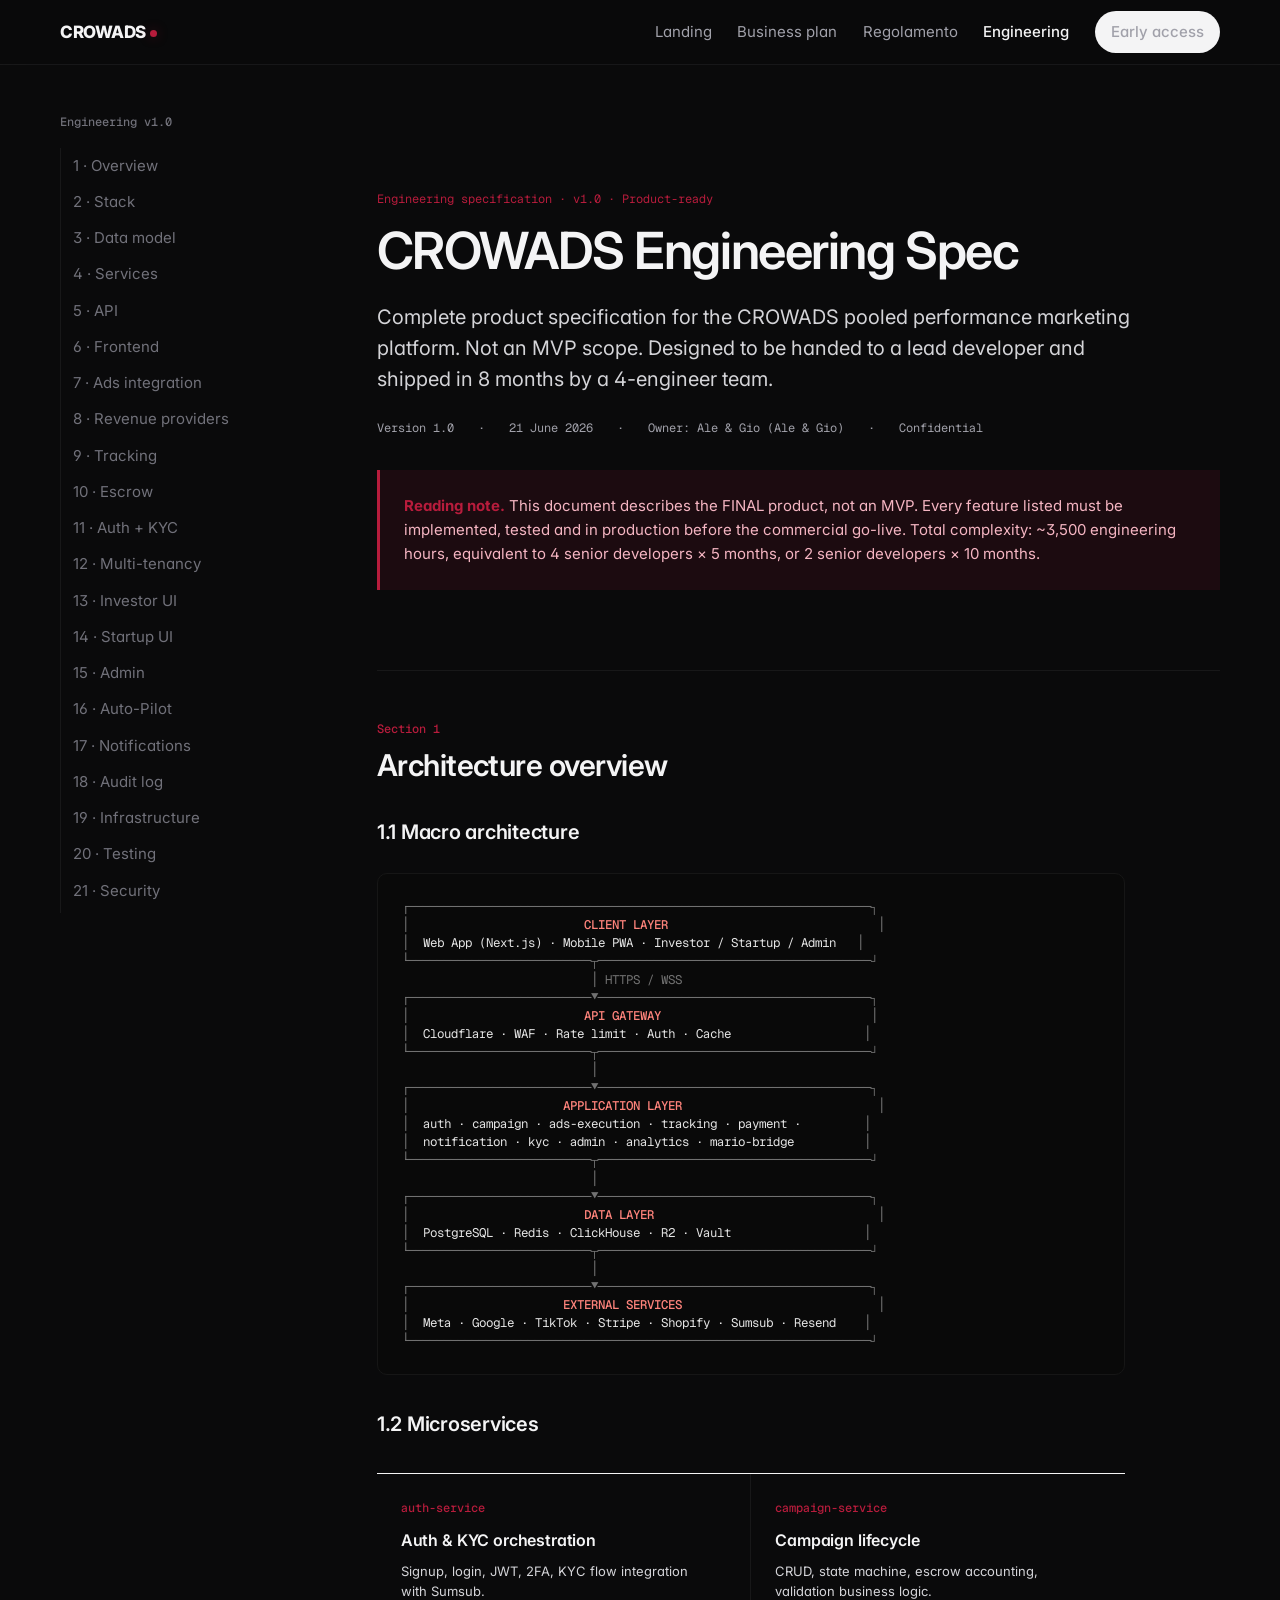
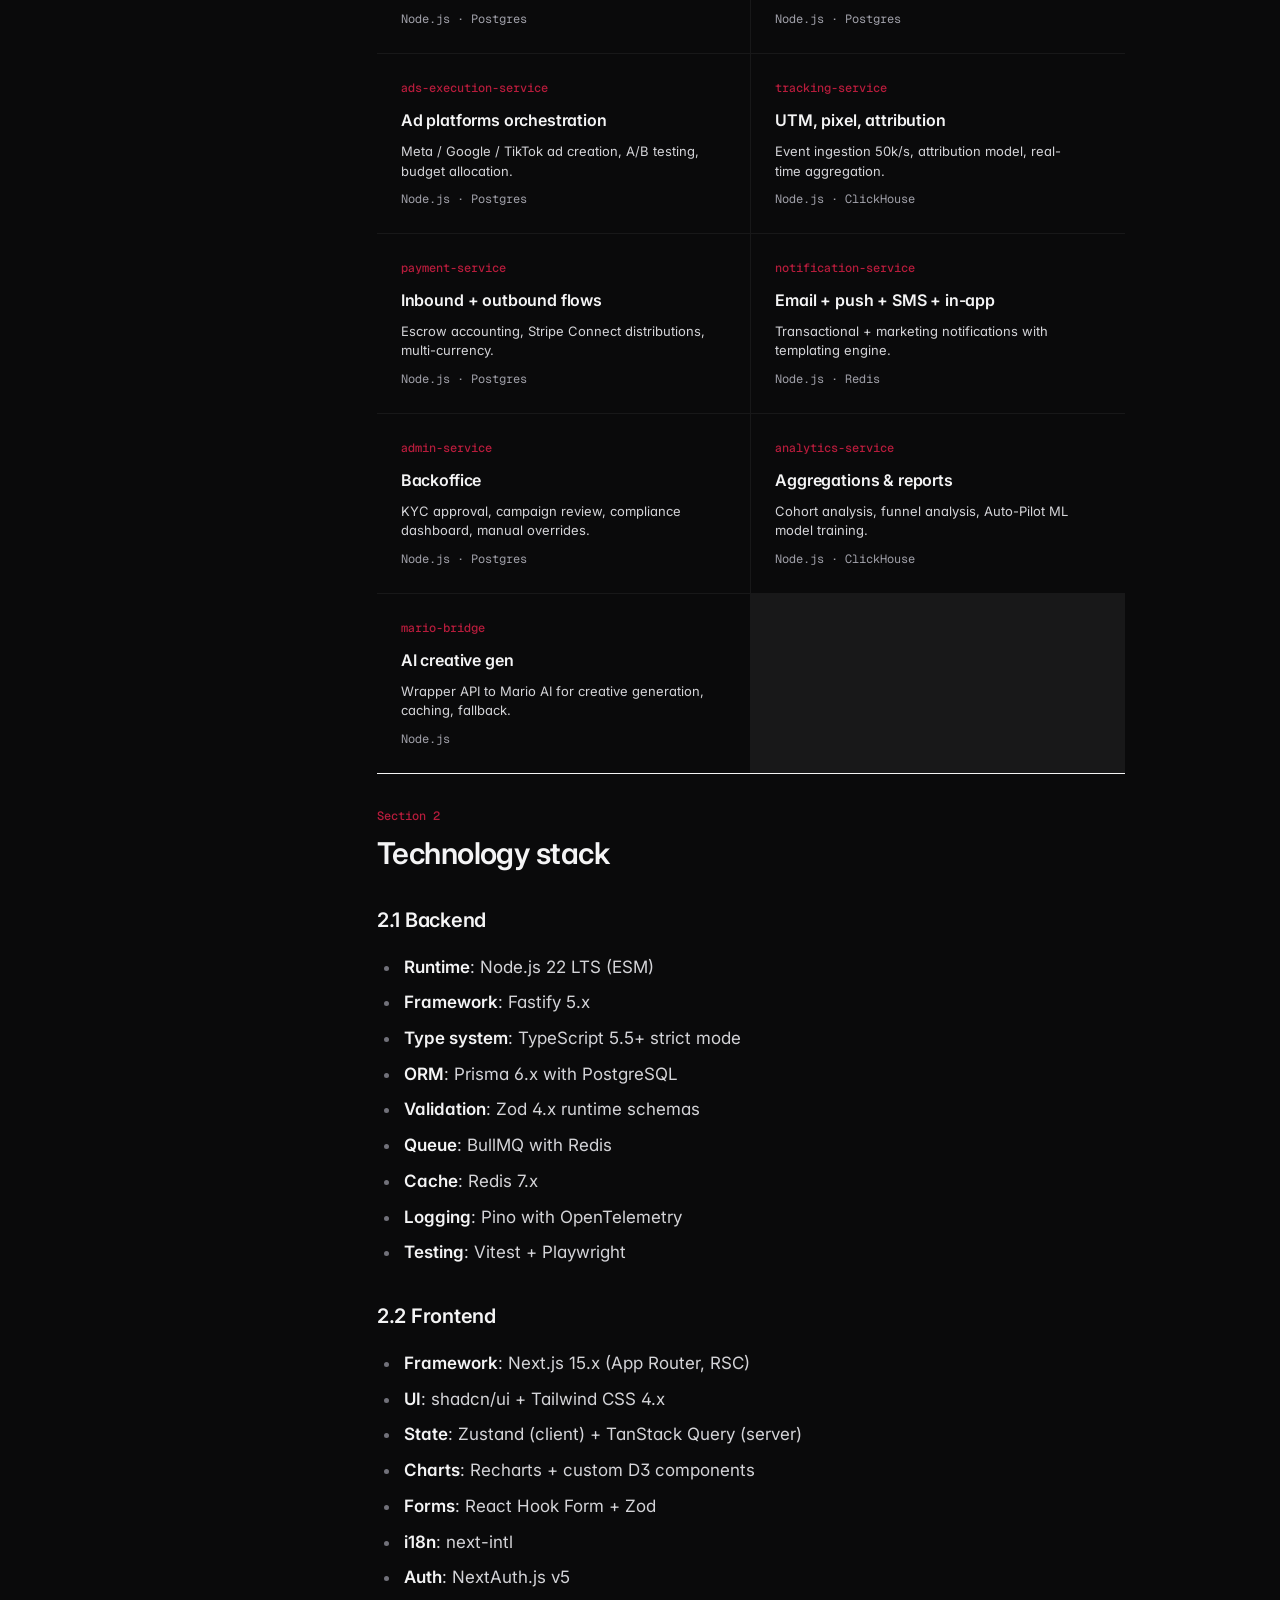
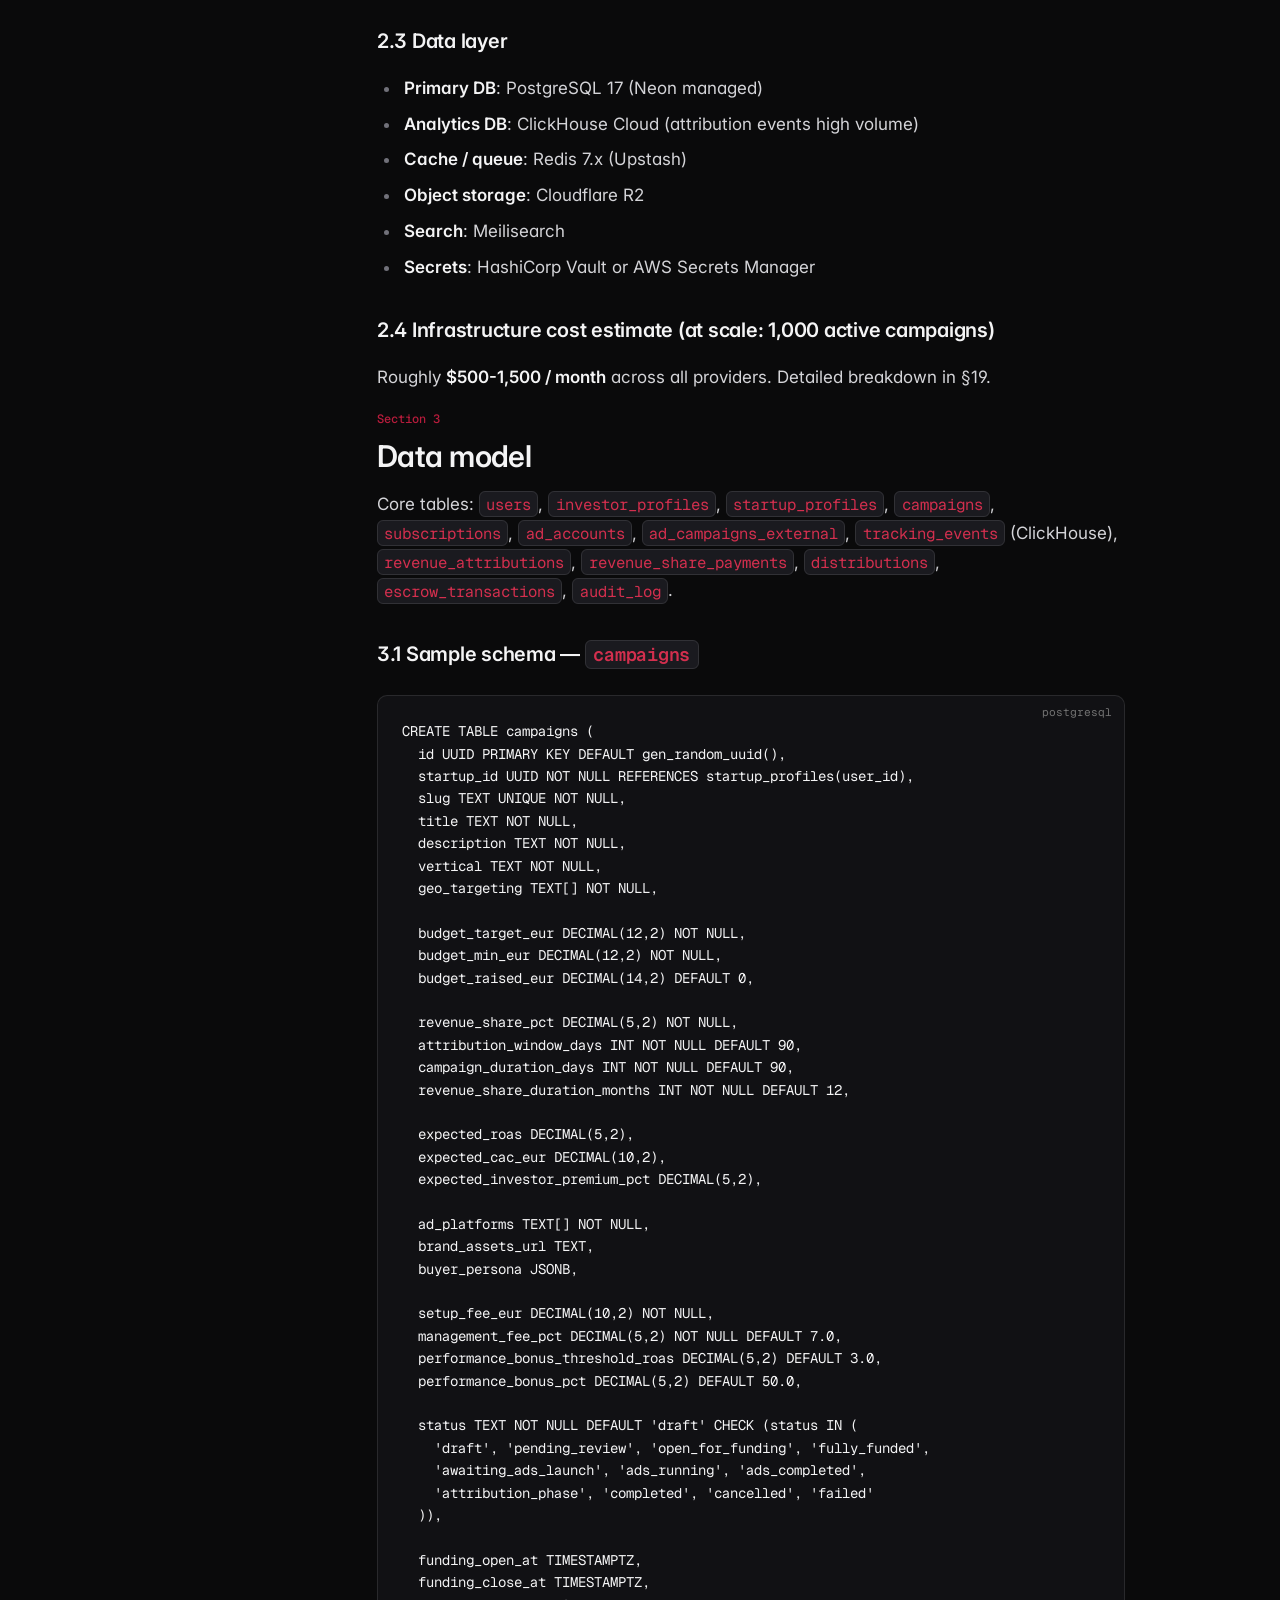
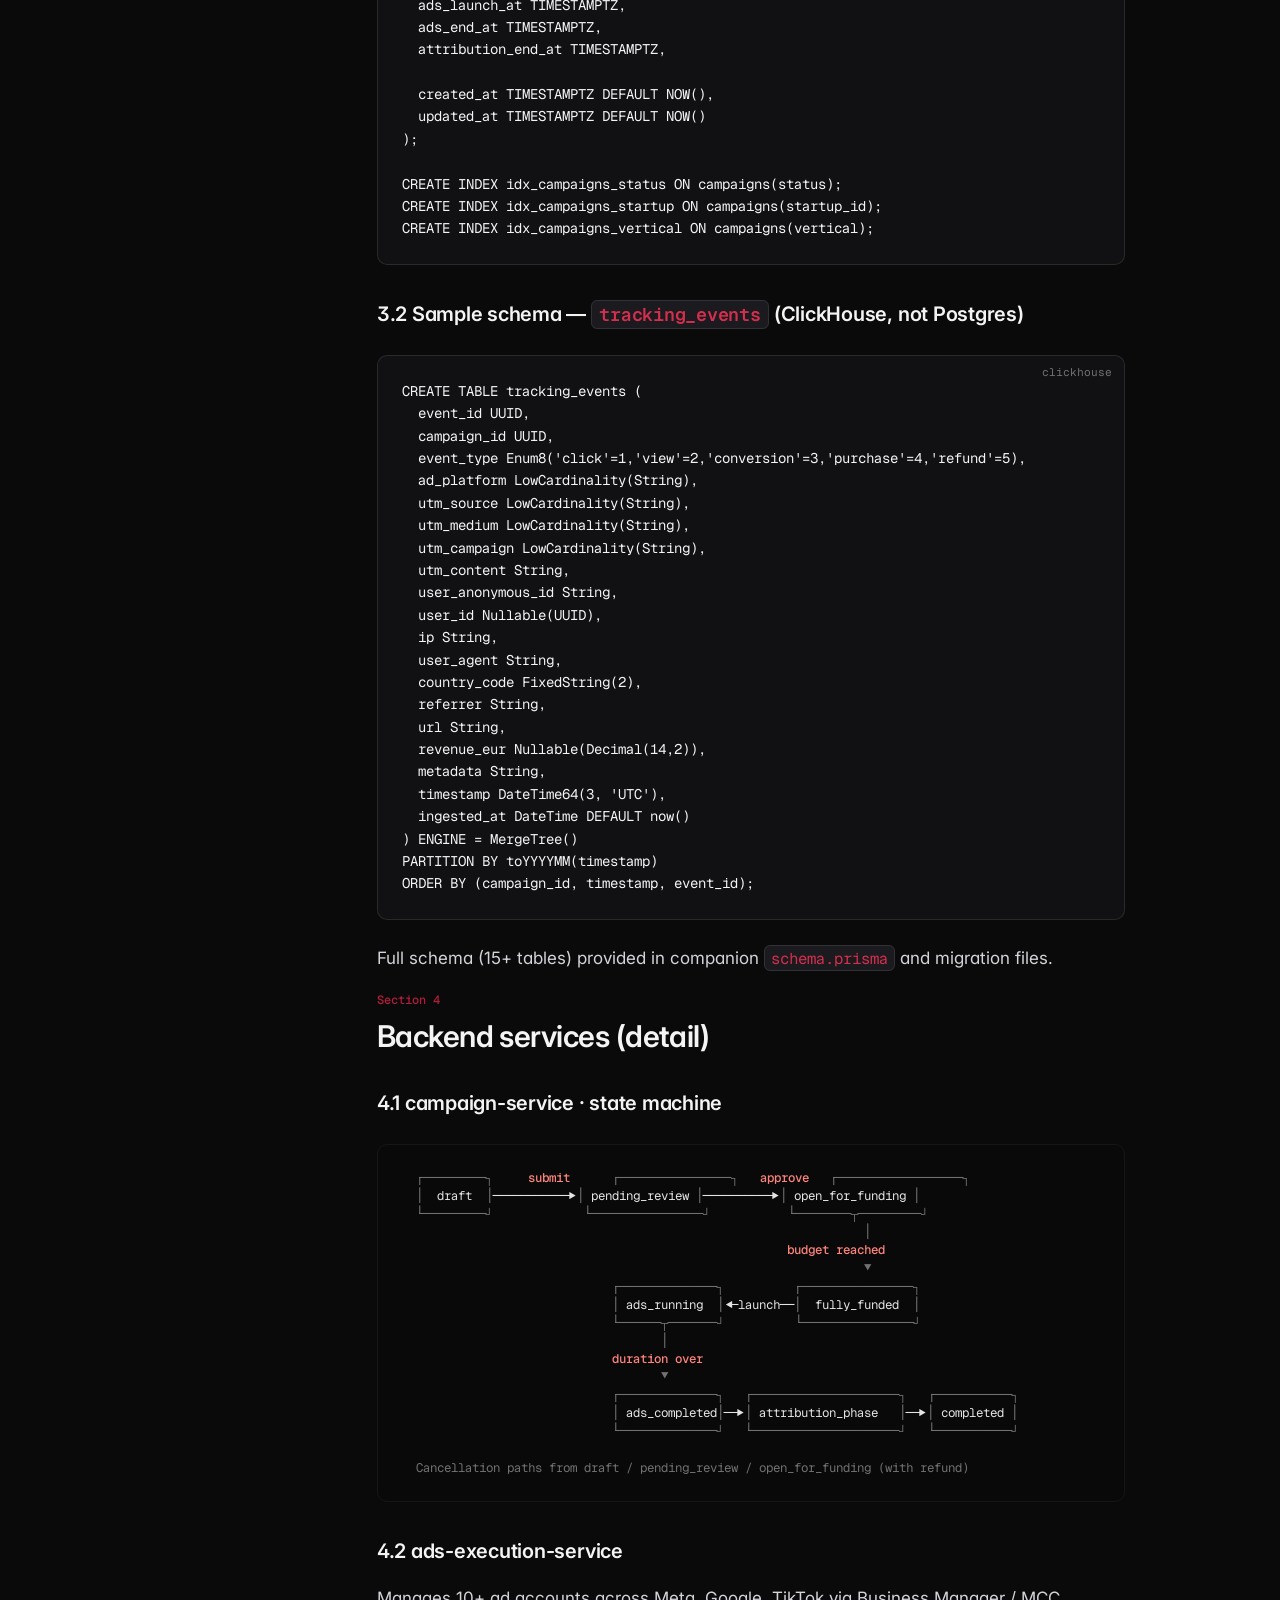
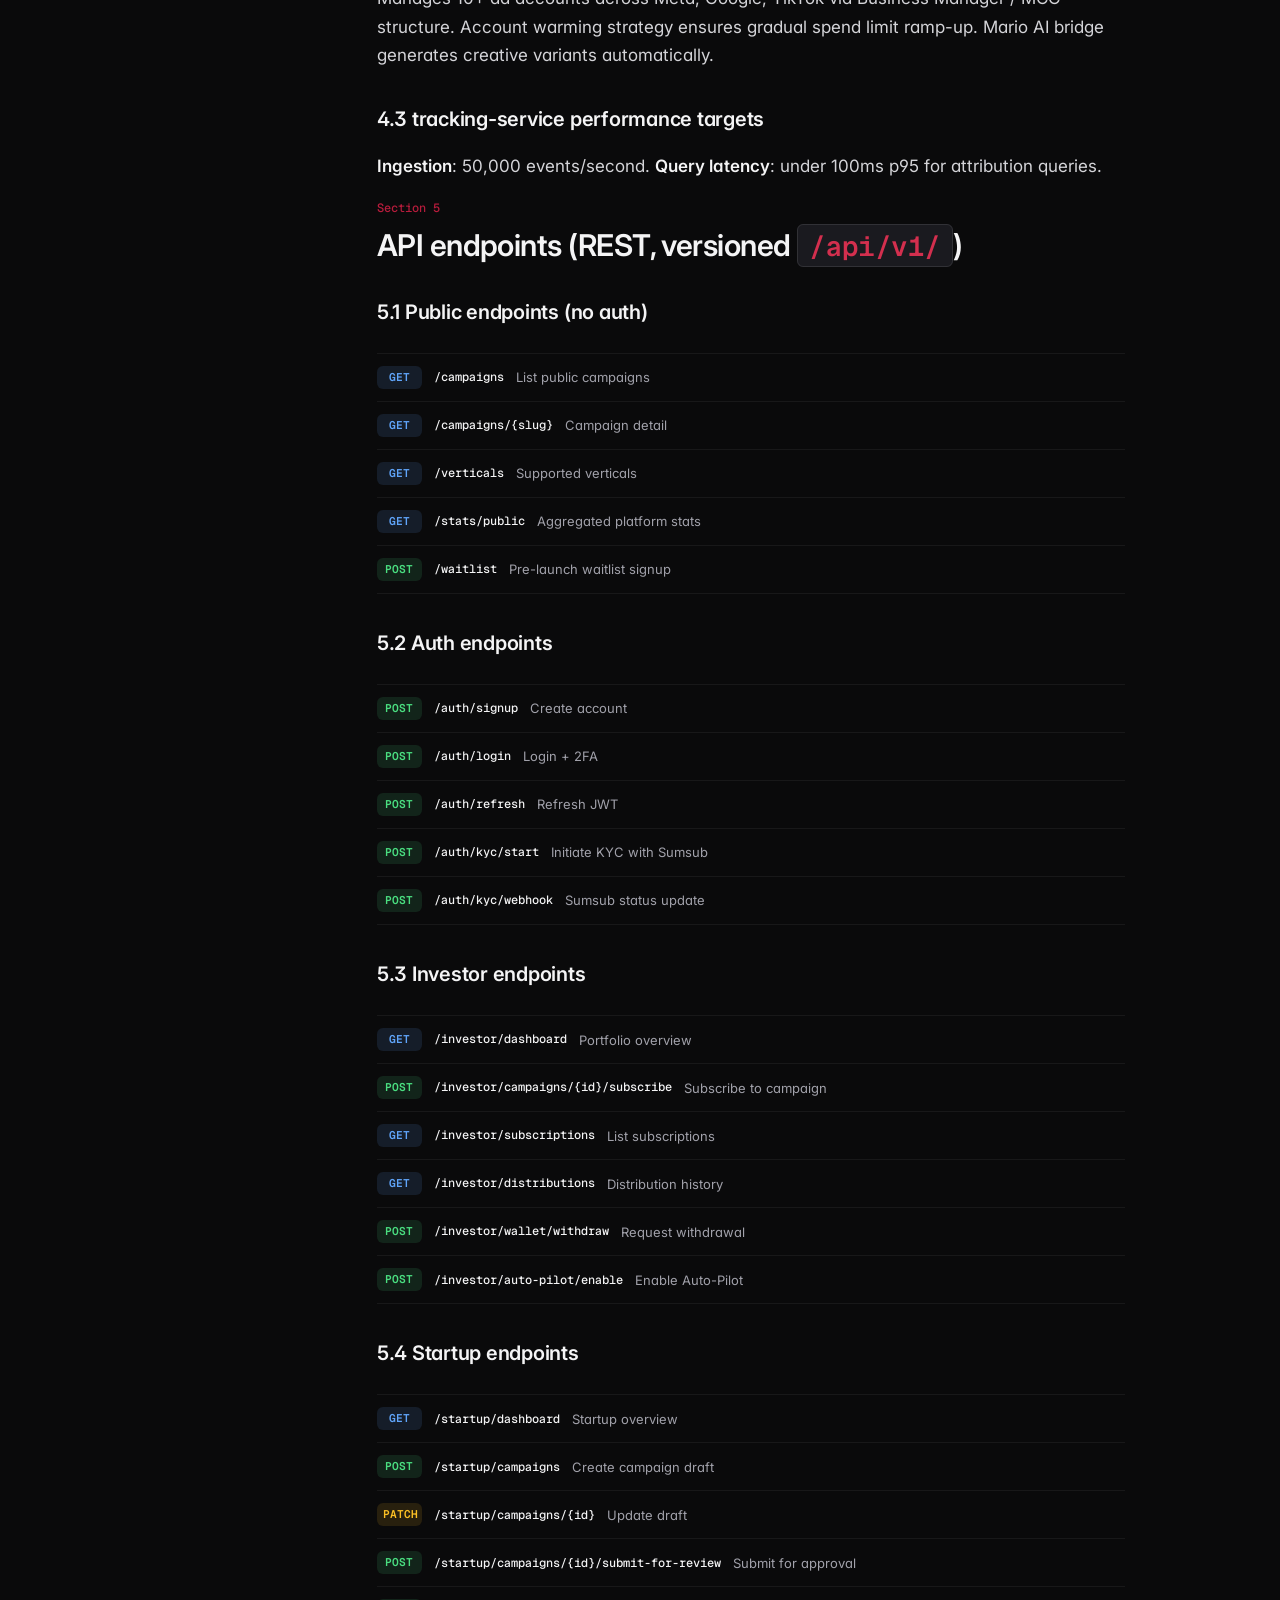
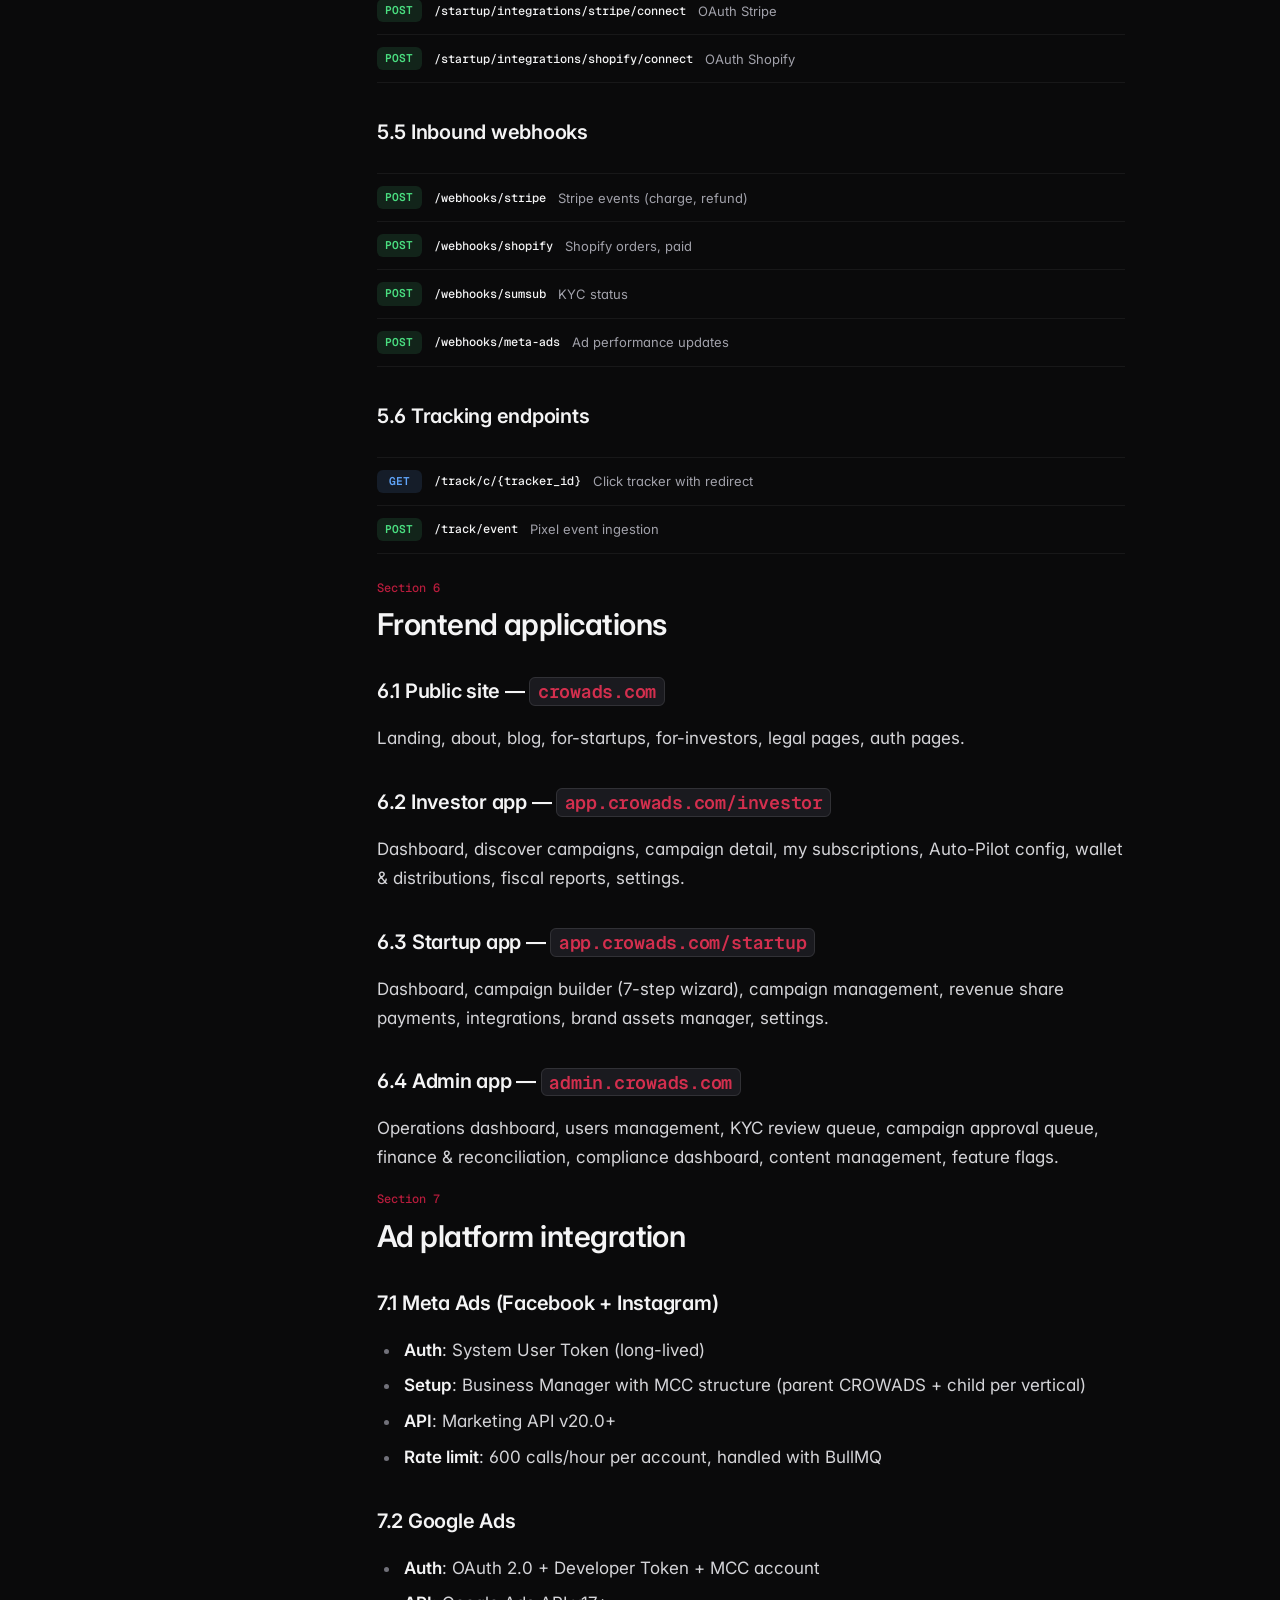
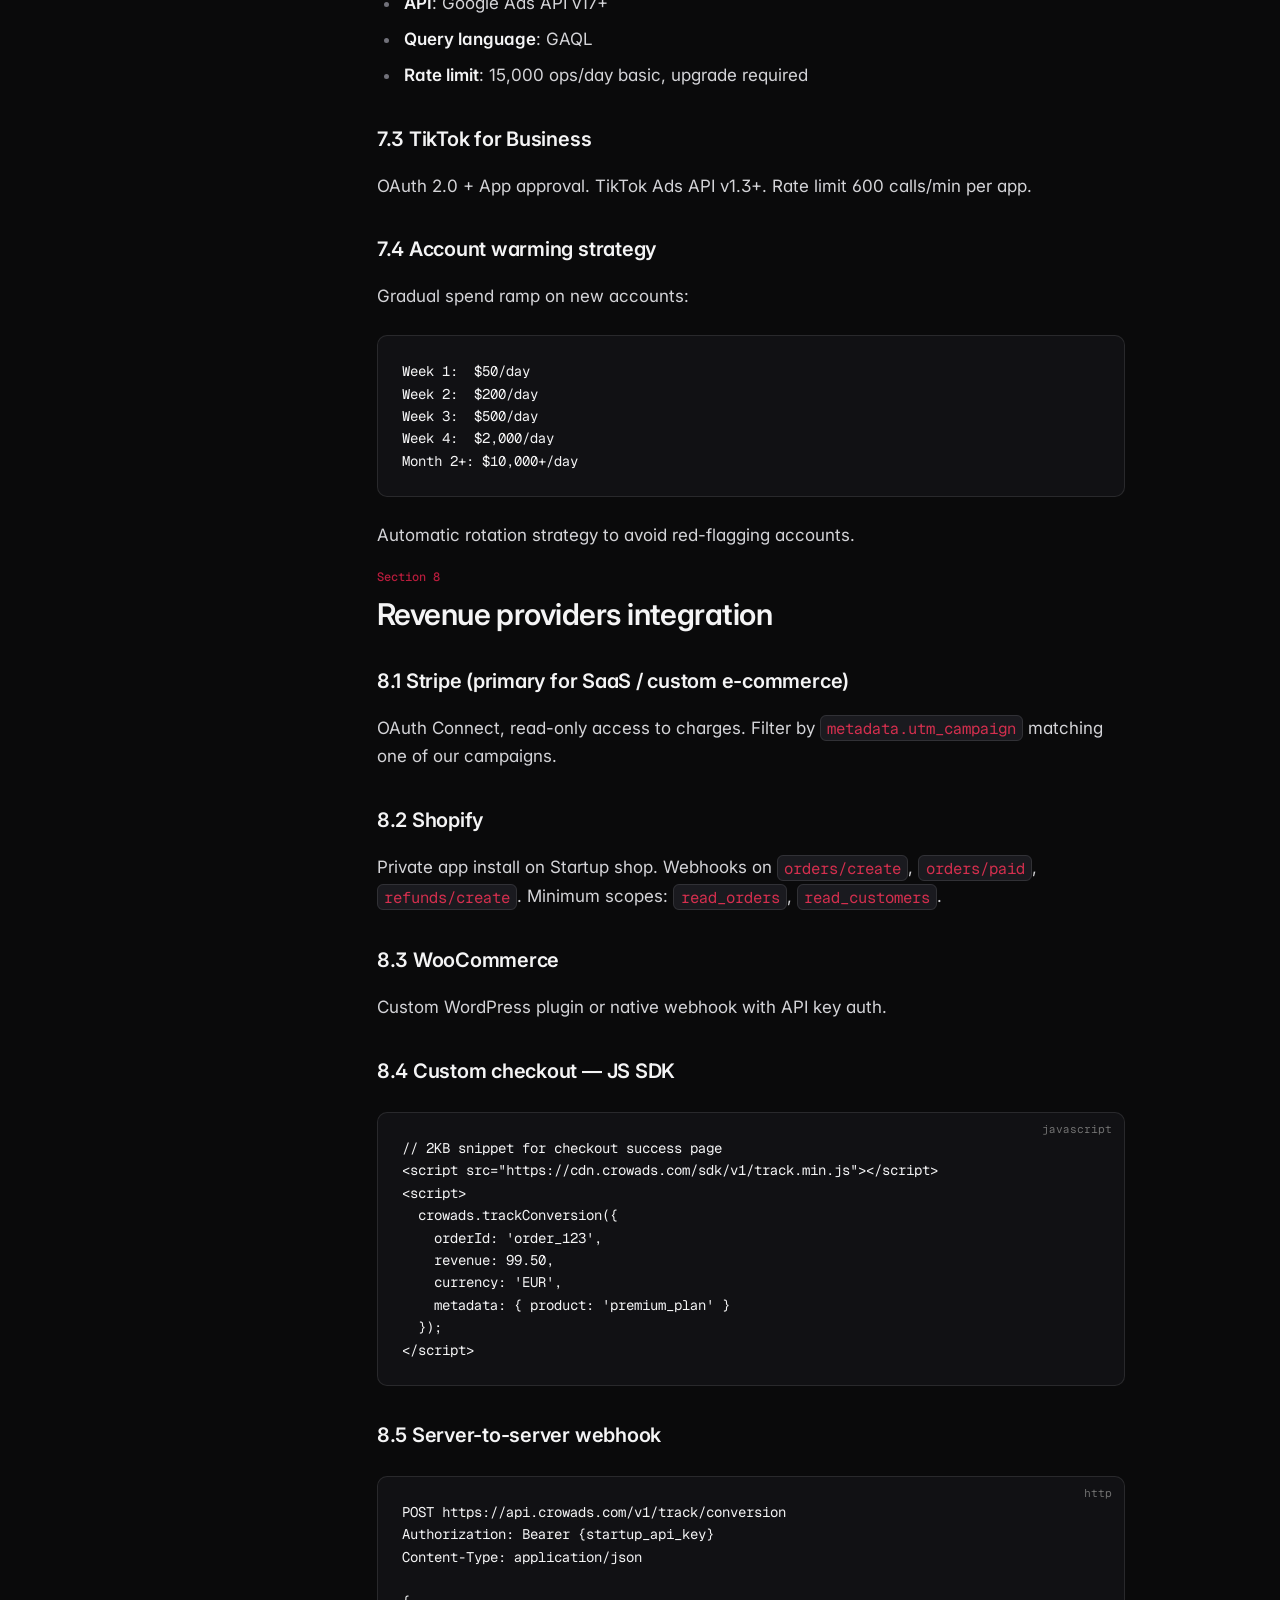
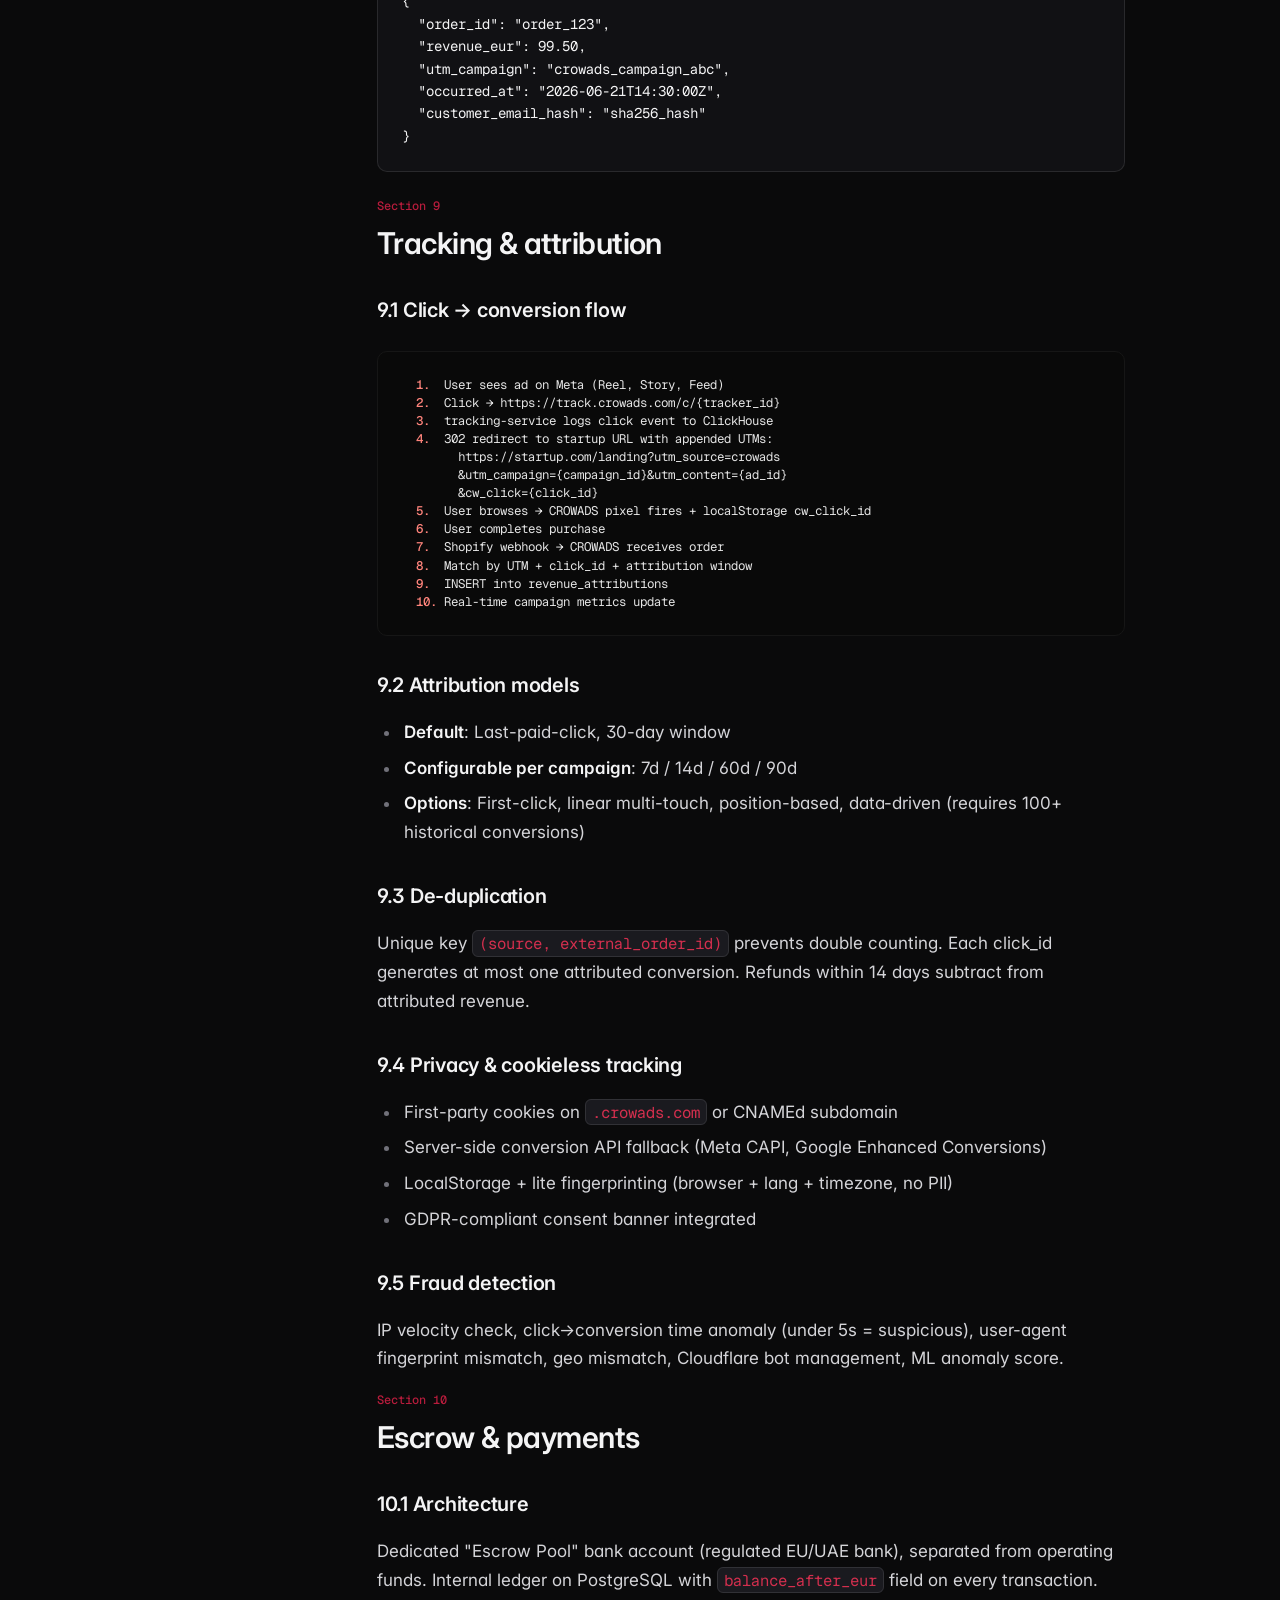
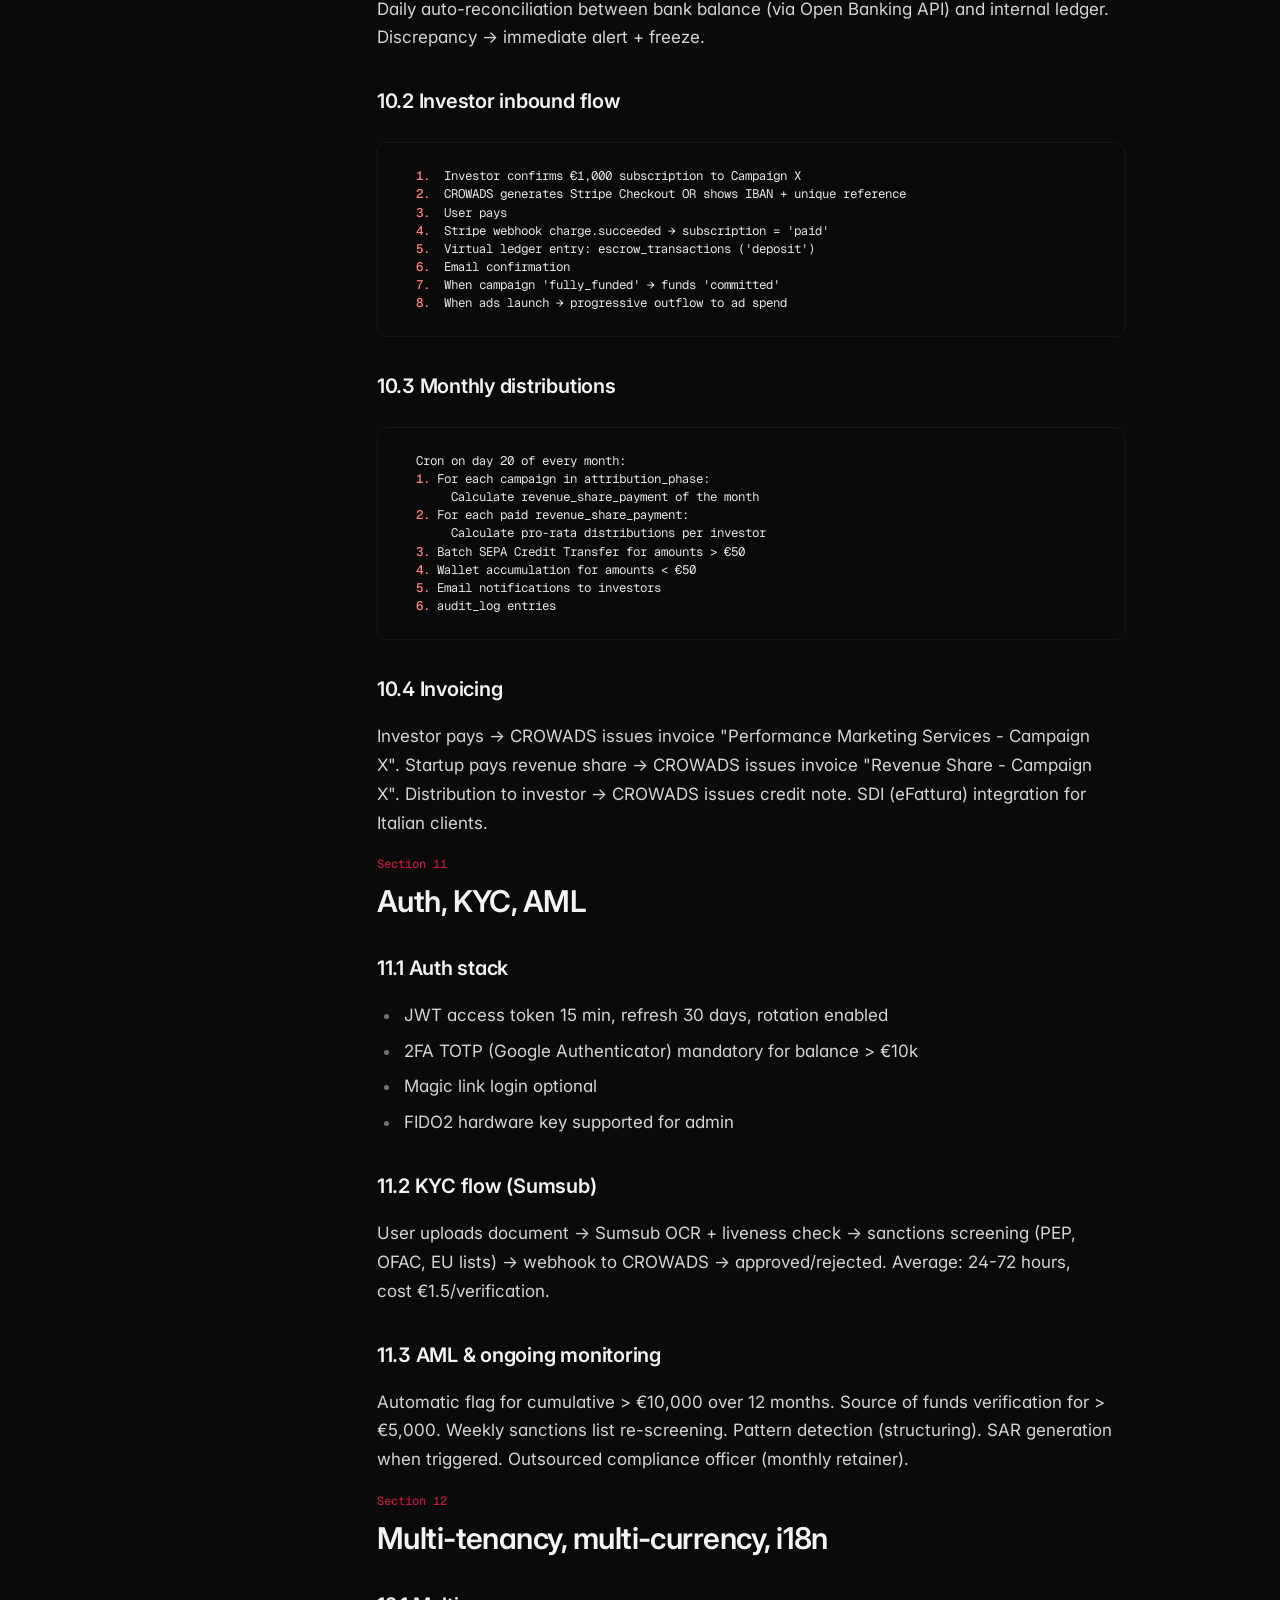
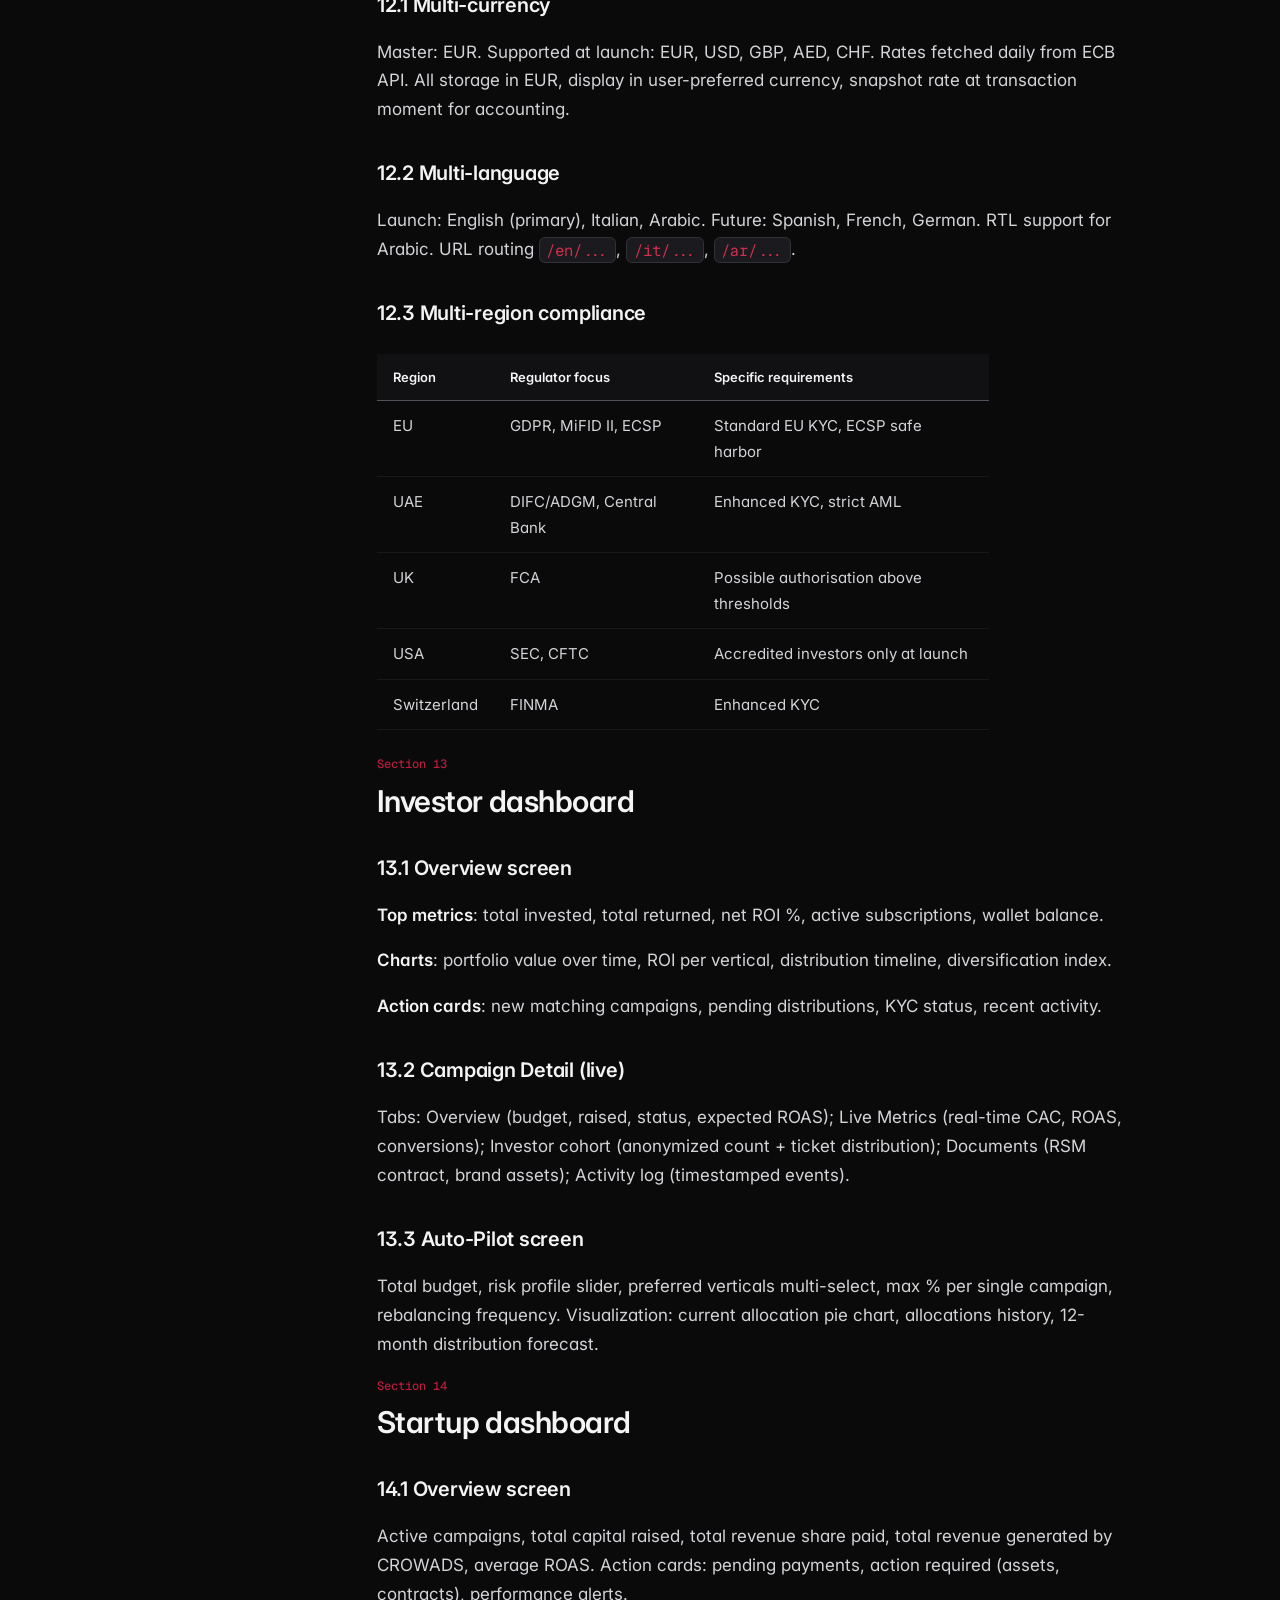
<file: spec-tecnica.html>
<!DOCTYPE html>
<html lang="en">
<head>
<meta charset="UTF-8">
<meta name="viewport" content="width=device-width, initial-scale=1.0">
<meta name="description" content="CROWADS · Engineering specification v1.0 · product-ready (NOT MVP) · 21 June 2026">
<title>CROWADS — Engineering spec</title>
<link rel="stylesheet" href="assets/styles.css">
<style>
  .doc-header {
    padding: clamp(3rem, 6vw, 5rem) 0 var(--s-7);
    border-bottom: 1px solid var(--hairline);
    margin-bottom: var(--s-7);
  }
  .doc-header .label {
    font-family: var(--font-mono);
    font-size: var(--t-tiny);
    color: var(--accent);
    margin-bottom: var(--s-4);
  }
  .doc-header h1 {
    font-size: clamp(2.25rem, 4vw, 3.25rem);
    font-weight: 600;
    letter-spacing: -0.028em;
    line-height: 1.05;
    margin: 0 0 var(--s-3);
    text-wrap: balance;
  }
  .doc-header .meta {
    display: flex;
    gap: var(--s-5);
    flex-wrap: wrap;
    margin-top: var(--s-5);
    font-family: var(--font-mono);
    font-size: var(--t-tiny);
    color: var(--ink-3);
  }

  .note-warning {
    background: var(--accent-soft);
    border-left: 3px solid var(--accent);
    padding: var(--s-5);
    margin: var(--s-6) 0;
    font-size: var(--t-small);
    line-height: 1.6;
    color: var(--accent-ink);
  }
  .note-warning strong { color: var(--accent); }

  .article-num {
    font-family: var(--font-mono);
    font-size: var(--t-tiny);
    color: var(--accent);
    margin-bottom: var(--s-2);
    font-weight: 500;
  }
  .prose h2 {
    margin-top: var(--s-8);
    padding-top: var(--s-7);
    border-top: 1px solid var(--hairline);
  }
  .prose h2:first-of-type { border-top: 0; padding-top: 0; }

  /* ASCII diagram block */
  .ascii-diagram {
    font-family: var(--font-mono);
    font-size: 0.78rem;
    line-height: 1.45;
    background: oklch(0.14 0 0);
    color: oklch(0.92 0 0);
    padding: var(--s-5);
    border-radius: var(--r-2);
    overflow-x: auto;
    border: 1px solid oklch(0.20 0 0);
    white-space: pre;
    margin: var(--s-5) 0;
  }
  .ascii-diagram .hl { color: oklch(0.78 0.18 25); font-weight: 500; }
  .ascii-diagram .dim { color: oklch(0.55 0 0); }

  /* Service grid */
  .service-grid {
    display: grid;
    grid-template-columns: repeat(auto-fit, minmax(260px, 1fr));
    gap: 1px;
    background: var(--hairline);
    border-top: 1px solid var(--ink);
    border-bottom: 1px solid var(--ink);
    margin: var(--s-6) 0;
  }
  .service-grid .cell {
    background: var(--bg);
    padding: var(--s-5);
    display: flex;
    flex-direction: column;
    gap: var(--s-2);
  }
  .service-grid .cell .name {
    font-family: var(--font-mono);
    font-size: var(--t-tiny);
    color: var(--accent);
    font-weight: 500;
  }
  .service-grid .cell h4 {
    font-size: 1rem;
    font-weight: 600;
    margin: 0;
    letter-spacing: -0.01em;
  }
  .service-grid .cell p {
    font-size: var(--t-micro);
    color: var(--ink-2);
    line-height: 1.5;
    margin: 0;
  }
  .service-grid .cell .stack {
    margin-top: auto;
    font-family: var(--font-mono);
    font-size: var(--t-tiny);
    color: var(--ink-3);
  }

  .doc-foot {
    margin-top: var(--s-9);
    padding-top: var(--s-6);
    border-top: 1px solid var(--hairline);
    font-family: var(--font-mono);
    font-size: var(--t-tiny);
    color: var(--ink-3);
  }

  /* SQL/JS code block: syntax very lite, no library */
  .prose pre.lang-sql,
  .prose pre.lang-ts,
  .prose pre.lang-bash,
  .prose pre.lang-http {
    position: relative;
  }
  .prose pre[class^="lang-"]::before {
    content: attr(data-lang);
    position: absolute;
    top: 8px;
    right: 12px;
    font-family: var(--font-mono);
    font-size: 0.7rem;
    color: oklch(0.55 0 0);
    letter-spacing: 0;
  }

  /* Endpoint list */
  .endpoints {
    border-top: 1px solid var(--hairline);
    margin: var(--s-5) 0;
  }
  .endpoint {
    display: grid;
    grid-template-columns: auto auto 1fr;
    gap: var(--s-3);
    padding: var(--s-3) 0;
    border-bottom: 1px solid var(--hairline);
    font-family: var(--font-mono);
    font-size: var(--t-tiny);
    align-items: center;
  }
  .endpoint .verb {
    font-weight: 600;
    padding: 2px 6px;
    border-radius: var(--r-1);
    font-size: 0.7rem;
    width: 4em;
    text-align: center;
  }
  .endpoint .verb.get { background: rgba(96,165,250,0.12); color: #60A5FA; }
  .endpoint .verb.post { background: rgba(74,222,128,0.12); color: #4ADE80; }
  .endpoint .verb.patch { background: rgba(251,191,36,0.12); color: #FBBF24; }
  .endpoint .verb.del { background: var(--accent-soft); color: var(--accent-hi); }
  .endpoint .path { color: var(--ink); font-weight: 500; }
  .endpoint .desc { color: var(--ink-3); font-family: var(--font-sans); font-size: var(--t-micro); }
  @media (max-width: 600px) { .endpoint { grid-template-columns: auto 1fr; } .endpoint .desc { grid-column: 1 / -1; } }
</style>
</head>
<body>

<header class="nav">
  <div class="nav-inner">
    <a href="/" class="brand">CROWADS<span class="dot"></span></a>
    <nav class="nav-links">
      <a href="landing.html">Landing</a>
      <a href="business-plan.html">Business plan</a>
      <a href="regolamento.html">Regolamento</a>
      <a href="spec-tecnica.html" aria-current="page">Engineering</a>
      <a href="landing.html#cta" class="nav-cta">Early access</a>
    </nav>
  </div>
</header>

<button class="toc-mobile-trigger" aria-label="Open TOC">TOC</button>

<div class="toc-drawer">
  <div class="toc-drawer-panel">
    <div class="toc-label">Index — Engineering spec</div>
    <ol class="toc-list">
      <li><a href="#overview">1 · Architecture overview</a></li>
      <li><a href="#stack">2 · Stack</a></li>
      <li><a href="#datamodel">3 · Data model</a></li>
      <li><a href="#services">4 · Backend services</a></li>
      <li><a href="#api">5 · API endpoints</a></li>
      <li><a href="#frontend">6 · Frontend</a></li>
      <li><a href="#ads">7 · Ad platform integration</a></li>
      <li><a href="#revenue">8 · Revenue providers</a></li>
      <li><a href="#tracking">9 · Tracking &amp; attribution</a></li>
      <li><a href="#escrow">10 · Escrow &amp; payments</a></li>
      <li><a href="#auth">11 · Auth, KYC, AML</a></li>
      <li><a href="#multi">12 · Multi-tenancy, currency, i18n</a></li>
      <li><a href="#dash-inv">13 · Investor dashboard</a></li>
      <li><a href="#dash-st">14 · Startup dashboard</a></li>
      <li><a href="#admin">15 · Admin panel</a></li>
      <li><a href="#autopilot">16 · Auto-Pilot algorithm</a></li>
      <li><a href="#notify">17 · Notifications</a></li>
      <li><a href="#audit">18 · Audit logging</a></li>
      <li><a href="#infra">19 · Infrastructure</a></li>
      <li><a href="#testing">20 · Testing</a></li>
      <li><a href="#security">21 · Security</a></li>
      <li><a href="#perf">22 · Performance</a></li>
      <li><a href="#roadmap">23 · Implementation roadmap</a></li>
    </ol>
  </div>
</div>

<div class="doc-layout">

  <aside class="toc-aside">
    <div class="toc-label">Engineering v1.0</div>
    <ol class="toc-list">
      <li><a href="#overview">1 · Overview</a></li>
      <li><a href="#stack">2 · Stack</a></li>
      <li><a href="#datamodel">3 · Data model</a></li>
      <li><a href="#services">4 · Services</a></li>
      <li><a href="#api">5 · API</a></li>
      <li><a href="#frontend">6 · Frontend</a></li>
      <li><a href="#ads">7 · Ads integration</a></li>
      <li><a href="#revenue">8 · Revenue providers</a></li>
      <li><a href="#tracking">9 · Tracking</a></li>
      <li><a href="#escrow">10 · Escrow</a></li>
      <li><a href="#auth">11 · Auth + KYC</a></li>
      <li><a href="#multi">12 · Multi-tenancy</a></li>
      <li><a href="#dash-inv">13 · Investor UI</a></li>
      <li><a href="#dash-st">14 · Startup UI</a></li>
      <li><a href="#admin">15 · Admin</a></li>
      <li><a href="#autopilot">16 · Auto-Pilot</a></li>
      <li><a href="#notify">17 · Notifications</a></li>
      <li><a href="#audit">18 · Audit log</a></li>
      <li><a href="#infra">19 · Infrastructure</a></li>
      <li><a href="#testing">20 · Testing</a></li>
      <li><a href="#security">21 · Security</a></li>
      <li><a href="#perf">22 · Performance</a></li>
      <li><a href="#roadmap">23 · Roadmap</a></li>
    </ol>
  </aside>

  <article>
    <header class="doc-header">
      <div class="label">Engineering specification · v1.0 · Product-ready</div>
      <h1>CROWADS Engineering Spec</h1>
      <p class="lede" style="margin-top: var(--s-5);">Complete product specification for the CROWADS pooled performance marketing platform. Not an MVP scope. Designed to be handed to a lead developer and shipped in 8 months by a 4-engineer team.</p>
      <div class="meta">
        <span>Version 1.0</span><span>·</span>
        <span>21 June 2026</span><span>·</span>
        <span>Owner: Ale & Gio (Ale & Gio)</span><span>·</span>
        <span>Confidential</span>
      </div>

      <div class="note-warning">
        <strong>Reading note.</strong> This document describes the FINAL product, not an MVP. Every feature listed must be implemented, tested and in production before the commercial go-live. Total complexity: ~3,500 engineering hours, equivalent to 4 senior developers × 5 months, or 2 senior developers × 10 months.
      </div>
    </header>

    <section id="overview" class="prose">
      <div class="article-num">Section 1</div>
      <h2>Architecture overview</h2>

      <h3>1.1 Macro architecture</h3>
      <div class="ascii-diagram"><span class="dim">┌──────────────────────────────────────────────────────────────────┐</span>
<span class="dim">│</span>                         <span class="hl">CLIENT LAYER</span>                              <span class="dim">│</span>
<span class="dim">│</span>  Web App (Next.js) · Mobile PWA · Investor / Startup / Admin   <span class="dim">│</span>
<span class="dim">└──────────────────────────┬───────────────────────────────────────┘</span>
                           <span class="dim">│ HTTPS / WSS</span>
<span class="dim">┌──────────────────────────▼───────────────────────────────────────┐</span>
<span class="dim">│</span>                         <span class="hl">API GATEWAY</span>                              <span class="dim">│</span>
<span class="dim">│</span>  Cloudflare · WAF · Rate limit · Auth · Cache                   <span class="dim">│</span>
<span class="dim">└──────────────────────────┬───────────────────────────────────────┘</span>
                           <span class="dim">│</span>
<span class="dim">┌──────────────────────────▼───────────────────────────────────────┐</span>
<span class="dim">│</span>                      <span class="hl">APPLICATION LAYER</span>                            <span class="dim">│</span>
<span class="dim">│</span>  auth · campaign · ads-execution · tracking · payment ·         <span class="dim">│</span>
<span class="dim">│</span>  notification · kyc · admin · analytics · mario-bridge          <span class="dim">│</span>
<span class="dim">└──────────────────────────┬───────────────────────────────────────┘</span>
                           <span class="dim">│</span>
<span class="dim">┌──────────────────────────▼───────────────────────────────────────┐</span>
<span class="dim">│</span>                         <span class="hl">DATA LAYER</span>                                <span class="dim">│</span>
<span class="dim">│</span>  PostgreSQL · Redis · ClickHouse · R2 · Vault                   <span class="dim">│</span>
<span class="dim">└──────────────────────────┬───────────────────────────────────────┘</span>
                           <span class="dim">│</span>
<span class="dim">┌──────────────────────────▼───────────────────────────────────────┐</span>
<span class="dim">│</span>                      <span class="hl">EXTERNAL SERVICES</span>                            <span class="dim">│</span>
<span class="dim">│</span>  Meta · Google · TikTok · Stripe · Shopify · Sumsub · Resend    <span class="dim">│</span>
<span class="dim">└──────────────────────────────────────────────────────────────────┘</span></div>

      <h3>1.2 Microservices</h3>
      <div class="service-grid">
        <div class="cell">
          <div class="name">auth-service</div>
          <h4>Auth &amp; KYC orchestration</h4>
          <p>Signup, login, JWT, 2FA, KYC flow integration with Sumsub.</p>
          <div class="stack">Node.js · Postgres</div>
        </div>
        <div class="cell">
          <div class="name">campaign-service</div>
          <h4>Campaign lifecycle</h4>
          <p>CRUD, state machine, escrow accounting, validation business logic.</p>
          <div class="stack">Node.js · Postgres</div>
        </div>
        <div class="cell">
          <div class="name">ads-execution-service</div>
          <h4>Ad platforms orchestration</h4>
          <p>Meta / Google / TikTok ad creation, A/B testing, budget allocation.</p>
          <div class="stack">Node.js · Postgres</div>
        </div>
        <div class="cell">
          <div class="name">tracking-service</div>
          <h4>UTM, pixel, attribution</h4>
          <p>Event ingestion 50k/s, attribution model, real-time aggregation.</p>
          <div class="stack">Node.js · ClickHouse</div>
        </div>
        <div class="cell">
          <div class="name">payment-service</div>
          <h4>Inbound + outbound flows</h4>
          <p>Escrow accounting, Stripe Connect distributions, multi-currency.</p>
          <div class="stack">Node.js · Postgres</div>
        </div>
        <div class="cell">
          <div class="name">notification-service</div>
          <h4>Email + push + SMS + in-app</h4>
          <p>Transactional + marketing notifications with templating engine.</p>
          <div class="stack">Node.js · Redis</div>
        </div>
        <div class="cell">
          <div class="name">admin-service</div>
          <h4>Backoffice</h4>
          <p>KYC approval, campaign review, compliance dashboard, manual overrides.</p>
          <div class="stack">Node.js · Postgres</div>
        </div>
        <div class="cell">
          <div class="name">analytics-service</div>
          <h4>Aggregations &amp; reports</h4>
          <p>Cohort analysis, funnel analysis, Auto-Pilot ML model training.</p>
          <div class="stack">Node.js · ClickHouse</div>
        </div>
        <div class="cell">
          <div class="name">mario-bridge</div>
          <h4>AI creative gen</h4>
          <p>Wrapper API to Mario AI for creative generation, caching, fallback.</p>
          <div class="stack">Node.js</div>
        </div>
      </div>
    </section>

    <section id="stack" class="prose">
      <div class="article-num">Section 2</div>
      <h2>Technology stack</h2>

      <h3>2.1 Backend</h3>
      <ul>
        <li><strong>Runtime</strong>: Node.js 22 LTS (ESM)</li>
        <li><strong>Framework</strong>: Fastify 5.x</li>
        <li><strong>Type system</strong>: TypeScript 5.5+ strict mode</li>
        <li><strong>ORM</strong>: Prisma 6.x with PostgreSQL</li>
        <li><strong>Validation</strong>: Zod 4.x runtime schemas</li>
        <li><strong>Queue</strong>: BullMQ with Redis</li>
        <li><strong>Cache</strong>: Redis 7.x</li>
        <li><strong>Logging</strong>: Pino with OpenTelemetry</li>
        <li><strong>Testing</strong>: Vitest + Playwright</li>
      </ul>

      <h3>2.2 Frontend</h3>
      <ul>
        <li><strong>Framework</strong>: Next.js 15.x (App Router, RSC)</li>
        <li><strong>UI</strong>: shadcn/ui + Tailwind CSS 4.x</li>
        <li><strong>State</strong>: Zustand (client) + TanStack Query (server)</li>
        <li><strong>Charts</strong>: Recharts + custom D3 components</li>
        <li><strong>Forms</strong>: React Hook Form + Zod</li>
        <li><strong>i18n</strong>: next-intl</li>
        <li><strong>Auth</strong>: NextAuth.js v5</li>
      </ul>

      <h3>2.3 Data layer</h3>
      <ul>
        <li><strong>Primary DB</strong>: PostgreSQL 17 (Neon managed)</li>
        <li><strong>Analytics DB</strong>: ClickHouse Cloud (attribution events high volume)</li>
        <li><strong>Cache / queue</strong>: Redis 7.x (Upstash)</li>
        <li><strong>Object storage</strong>: Cloudflare R2</li>
        <li><strong>Search</strong>: Meilisearch</li>
        <li><strong>Secrets</strong>: HashiCorp Vault or AWS Secrets Manager</li>
      </ul>

      <h3>2.4 Infrastructure cost estimate (at scale: 1,000 active campaigns)</h3>
      <p>Roughly <strong>$500-1,500 / month</strong> across all providers. Detailed breakdown in §19.</p>
    </section>

    <section id="datamodel" class="prose">
      <div class="article-num">Section 3</div>
      <h2>Data model</h2>
      <p>Core tables: <code>users</code>, <code>investor_profiles</code>, <code>startup_profiles</code>, <code>campaigns</code>, <code>subscriptions</code>, <code>ad_accounts</code>, <code>ad_campaigns_external</code>, <code>tracking_events</code> (ClickHouse), <code>revenue_attributions</code>, <code>revenue_share_payments</code>, <code>distributions</code>, <code>escrow_transactions</code>, <code>audit_log</code>.</p>

      <h3>3.1 Sample schema — <code>campaigns</code></h3>
      <pre class="lang-sql" data-lang="postgresql">CREATE TABLE campaigns (
  id UUID PRIMARY KEY DEFAULT gen_random_uuid(),
  startup_id UUID NOT NULL REFERENCES startup_profiles(user_id),
  slug TEXT UNIQUE NOT NULL,
  title TEXT NOT NULL,
  description TEXT NOT NULL,
  vertical TEXT NOT NULL,
  geo_targeting TEXT[] NOT NULL,

  budget_target_eur DECIMAL(12,2) NOT NULL,
  budget_min_eur DECIMAL(12,2) NOT NULL,
  budget_raised_eur DECIMAL(14,2) DEFAULT 0,

  revenue_share_pct DECIMAL(5,2) NOT NULL,
  attribution_window_days INT NOT NULL DEFAULT 90,
  campaign_duration_days INT NOT NULL DEFAULT 90,
  revenue_share_duration_months INT NOT NULL DEFAULT 12,

  expected_roas DECIMAL(5,2),
  expected_cac_eur DECIMAL(10,2),
  expected_investor_premium_pct DECIMAL(5,2),

  ad_platforms TEXT[] NOT NULL,
  brand_assets_url TEXT,
  buyer_persona JSONB,

  setup_fee_eur DECIMAL(10,2) NOT NULL,
  management_fee_pct DECIMAL(5,2) NOT NULL DEFAULT 7.0,
  performance_bonus_threshold_roas DECIMAL(5,2) DEFAULT 3.0,
  performance_bonus_pct DECIMAL(5,2) DEFAULT 50.0,

  status TEXT NOT NULL DEFAULT 'draft' CHECK (status IN (
    'draft', 'pending_review', 'open_for_funding', 'fully_funded',
    'awaiting_ads_launch', 'ads_running', 'ads_completed',
    'attribution_phase', 'completed', 'cancelled', 'failed'
  )),

  funding_open_at TIMESTAMPTZ,
  funding_close_at TIMESTAMPTZ,
  ads_launch_at TIMESTAMPTZ,
  ads_end_at TIMESTAMPTZ,
  attribution_end_at TIMESTAMPTZ,

  created_at TIMESTAMPTZ DEFAULT NOW(),
  updated_at TIMESTAMPTZ DEFAULT NOW()
);

CREATE INDEX idx_campaigns_status ON campaigns(status);
CREATE INDEX idx_campaigns_startup ON campaigns(startup_id);
CREATE INDEX idx_campaigns_vertical ON campaigns(vertical);</pre>

      <h3>3.2 Sample schema — <code>tracking_events</code> (ClickHouse, not Postgres)</h3>
      <pre class="lang-sql" data-lang="clickhouse">CREATE TABLE tracking_events (
  event_id UUID,
  campaign_id UUID,
  event_type Enum8('click'=1,'view'=2,'conversion'=3,'purchase'=4,'refund'=5),
  ad_platform LowCardinality(String),
  utm_source LowCardinality(String),
  utm_medium LowCardinality(String),
  utm_campaign LowCardinality(String),
  utm_content String,
  user_anonymous_id String,
  user_id Nullable(UUID),
  ip String,
  user_agent String,
  country_code FixedString(2),
  referrer String,
  url String,
  revenue_eur Nullable(Decimal(14,2)),
  metadata String,
  timestamp DateTime64(3, 'UTC'),
  ingested_at DateTime DEFAULT now()
) ENGINE = MergeTree()
PARTITION BY toYYYYMM(timestamp)
ORDER BY (campaign_id, timestamp, event_id);</pre>

      <p>Full schema (15+ tables) provided in companion <code>schema.prisma</code> and migration files.</p>
    </section>

    <section id="services" class="prose">
      <div class="article-num">Section 4</div>
      <h2>Backend services (detail)</h2>

      <h3>4.1 campaign-service · state machine</h3>
      <div class="ascii-diagram"><span class="dim">  ┌─────────┐</span>     <span class="hl">submit</span>      <span class="dim">┌────────────────┐</span>   <span class="hl">approve</span>   <span class="dim">┌──────────────────┐</span>
  <span class="dim">│</span>  draft  <span class="dim">│</span>───────────▶<span class="dim">│</span> pending_review <span class="dim">│</span>──────────▶<span class="dim">│</span> open_for_funding <span class="dim">│</span>
  <span class="dim">└─────────┘</span>             <span class="dim">└────────────────┘</span>           <span class="dim">└────────┬─────────┘</span>
                                                                  <span class="dim">│</span>
                                                       <span class="hl">budget reached</span>
                                                                  <span class="dim">▼</span>
                              <span class="dim">┌──────────────┐</span>          <span class="dim">┌────────────────┐</span>
                              <span class="dim">│</span> ads_running  <span class="dim">│</span>◀─launch──<span class="dim">│</span>  fully_funded  <span class="dim">│</span>
                              <span class="dim">└──────┬───────┘</span>          <span class="dim">└────────────────┘</span>
                                     <span class="dim">│</span>
                              <span class="hl">duration over</span>
                                     <span class="dim">▼</span>
                              <span class="dim">┌──────────────┐</span>   <span class="dim">┌─────────────────────┐</span>   <span class="dim">┌───────────┐</span>
                              <span class="dim">│</span> ads_completed<span class="dim">│</span>──▶<span class="dim">│</span> attribution_phase   <span class="dim">│</span>──▶<span class="dim">│</span> completed <span class="dim">│</span>
                              <span class="dim">└──────────────┘</span>   <span class="dim">└─────────────────────┘</span>   <span class="dim">└───────────┘</span>

  <span class="dim">Cancellation paths from draft / pending_review / open_for_funding (with refund)</span></div>

      <h3>4.2 ads-execution-service</h3>
      <p>Manages 10+ ad accounts across Meta, Google, TikTok via Business Manager / MCC structure. Account warming strategy ensures gradual spend limit ramp-up. Mario AI bridge generates creative variants automatically.</p>

      <h3>4.3 tracking-service performance targets</h3>
      <p><strong>Ingestion</strong>: 50,000 events/second. <strong>Query latency</strong>: under 100ms p95 for attribution queries.</p>
    </section>

    <section id="api" class="prose">
      <div class="article-num">Section 5</div>
      <h2>API endpoints (REST, versioned <code>/api/v1/</code>)</h2>

      <h3>5.1 Public endpoints (no auth)</h3>
      <div class="endpoints">
        <div class="endpoint"><span class="verb get">GET</span><span class="path">/campaigns</span><span class="desc">List public campaigns</span></div>
        <div class="endpoint"><span class="verb get">GET</span><span class="path">/campaigns/{slug}</span><span class="desc">Campaign detail</span></div>
        <div class="endpoint"><span class="verb get">GET</span><span class="path">/verticals</span><span class="desc">Supported verticals</span></div>
        <div class="endpoint"><span class="verb get">GET</span><span class="path">/stats/public</span><span class="desc">Aggregated platform stats</span></div>
        <div class="endpoint"><span class="verb post">POST</span><span class="path">/waitlist</span><span class="desc">Pre-launch waitlist signup</span></div>
      </div>

      <h3>5.2 Auth endpoints</h3>
      <div class="endpoints">
        <div class="endpoint"><span class="verb post">POST</span><span class="path">/auth/signup</span><span class="desc">Create account</span></div>
        <div class="endpoint"><span class="verb post">POST</span><span class="path">/auth/login</span><span class="desc">Login + 2FA</span></div>
        <div class="endpoint"><span class="verb post">POST</span><span class="path">/auth/refresh</span><span class="desc">Refresh JWT</span></div>
        <div class="endpoint"><span class="verb post">POST</span><span class="path">/auth/kyc/start</span><span class="desc">Initiate KYC with Sumsub</span></div>
        <div class="endpoint"><span class="verb post">POST</span><span class="path">/auth/kyc/webhook</span><span class="desc">Sumsub status update</span></div>
      </div>

      <h3>5.3 Investor endpoints</h3>
      <div class="endpoints">
        <div class="endpoint"><span class="verb get">GET</span><span class="path">/investor/dashboard</span><span class="desc">Portfolio overview</span></div>
        <div class="endpoint"><span class="verb post">POST</span><span class="path">/investor/campaigns/{id}/subscribe</span><span class="desc">Subscribe to campaign</span></div>
        <div class="endpoint"><span class="verb get">GET</span><span class="path">/investor/subscriptions</span><span class="desc">List subscriptions</span></div>
        <div class="endpoint"><span class="verb get">GET</span><span class="path">/investor/distributions</span><span class="desc">Distribution history</span></div>
        <div class="endpoint"><span class="verb post">POST</span><span class="path">/investor/wallet/withdraw</span><span class="desc">Request withdrawal</span></div>
        <div class="endpoint"><span class="verb post">POST</span><span class="path">/investor/auto-pilot/enable</span><span class="desc">Enable Auto-Pilot</span></div>
      </div>

      <h3>5.4 Startup endpoints</h3>
      <div class="endpoints">
        <div class="endpoint"><span class="verb get">GET</span><span class="path">/startup/dashboard</span><span class="desc">Startup overview</span></div>
        <div class="endpoint"><span class="verb post">POST</span><span class="path">/startup/campaigns</span><span class="desc">Create campaign draft</span></div>
        <div class="endpoint"><span class="verb patch">PATCH</span><span class="path">/startup/campaigns/{id}</span><span class="desc">Update draft</span></div>
        <div class="endpoint"><span class="verb post">POST</span><span class="path">/startup/campaigns/{id}/submit-for-review</span><span class="desc">Submit for approval</span></div>
        <div class="endpoint"><span class="verb post">POST</span><span class="path">/startup/integrations/stripe/connect</span><span class="desc">OAuth Stripe</span></div>
        <div class="endpoint"><span class="verb post">POST</span><span class="path">/startup/integrations/shopify/connect</span><span class="desc">OAuth Shopify</span></div>
      </div>

      <h3>5.5 Inbound webhooks</h3>
      <div class="endpoints">
        <div class="endpoint"><span class="verb post">POST</span><span class="path">/webhooks/stripe</span><span class="desc">Stripe events (charge, refund)</span></div>
        <div class="endpoint"><span class="verb post">POST</span><span class="path">/webhooks/shopify</span><span class="desc">Shopify orders, paid</span></div>
        <div class="endpoint"><span class="verb post">POST</span><span class="path">/webhooks/sumsub</span><span class="desc">KYC status</span></div>
        <div class="endpoint"><span class="verb post">POST</span><span class="path">/webhooks/meta-ads</span><span class="desc">Ad performance updates</span></div>
      </div>

      <h3>5.6 Tracking endpoints</h3>
      <div class="endpoints">
        <div class="endpoint"><span class="verb get">GET</span><span class="path">/track/c/{tracker_id}</span><span class="desc">Click tracker with redirect</span></div>
        <div class="endpoint"><span class="verb post">POST</span><span class="path">/track/event</span><span class="desc">Pixel event ingestion</span></div>
      </div>
    </section>

    <section id="frontend" class="prose">
      <div class="article-num">Section 6</div>
      <h2>Frontend applications</h2>

      <h3>6.1 Public site — <code>crowads.com</code></h3>
      <p>Landing, about, blog, for-startups, for-investors, legal pages, auth pages.</p>

      <h3>6.2 Investor app — <code>app.crowads.com/investor</code></h3>
      <p>Dashboard, discover campaigns, campaign detail, my subscriptions, Auto-Pilot config, wallet &amp; distributions, fiscal reports, settings.</p>

      <h3>6.3 Startup app — <code>app.crowads.com/startup</code></h3>
      <p>Dashboard, campaign builder (7-step wizard), campaign management, revenue share payments, integrations, brand assets manager, settings.</p>

      <h3>6.4 Admin app — <code>admin.crowads.com</code></h3>
      <p>Operations dashboard, users management, KYC review queue, campaign approval queue, finance &amp; reconciliation, compliance dashboard, content management, feature flags.</p>
    </section>

    <section id="ads" class="prose">
      <div class="article-num">Section 7</div>
      <h2>Ad platform integration</h2>

      <h3>7.1 Meta Ads (Facebook + Instagram)</h3>
      <ul>
        <li><strong>Auth</strong>: System User Token (long-lived)</li>
        <li><strong>Setup</strong>: Business Manager with MCC structure (parent CROWADS + child per vertical)</li>
        <li><strong>API</strong>: Marketing API v20.0+</li>
        <li><strong>Rate limit</strong>: 600 calls/hour per account, handled with BullMQ</li>
      </ul>

      <h3>7.2 Google Ads</h3>
      <ul>
        <li><strong>Auth</strong>: OAuth 2.0 + Developer Token + MCC account</li>
        <li><strong>API</strong>: Google Ads API v17+</li>
        <li><strong>Query language</strong>: GAQL</li>
        <li><strong>Rate limit</strong>: 15,000 ops/day basic, upgrade required</li>
      </ul>

      <h3>7.3 TikTok for Business</h3>
      <p>OAuth 2.0 + App approval. TikTok Ads API v1.3+. Rate limit 600 calls/min per app.</p>

      <h3>7.4 Account warming strategy</h3>
      <p>Gradual spend ramp on new accounts:</p>
      <pre>Week 1:  $50/day
Week 2:  $200/day
Week 3:  $500/day
Week 4:  $2,000/day
Month 2+: $10,000+/day</pre>
      <p>Automatic rotation strategy to avoid red-flagging accounts.</p>
    </section>

    <section id="revenue" class="prose">
      <div class="article-num">Section 8</div>
      <h2>Revenue providers integration</h2>

      <h3>8.1 Stripe (primary for SaaS / custom e-commerce)</h3>
      <p>OAuth Connect, read-only access to charges. Filter by <code>metadata.utm_campaign</code> matching one of our campaigns.</p>

      <h3>8.2 Shopify</h3>
      <p>Private app install on Startup shop. Webhooks on <code>orders/create</code>, <code>orders/paid</code>, <code>refunds/create</code>. Minimum scopes: <code>read_orders</code>, <code>read_customers</code>.</p>

      <h3>8.3 WooCommerce</h3>
      <p>Custom WordPress plugin or native webhook with API key auth.</p>

      <h3>8.4 Custom checkout — JS SDK</h3>
      <pre class="lang-ts" data-lang="javascript">// 2KB snippet for checkout success page
&lt;script src="https://cdn.crowads.com/sdk/v1/track.min.js"&gt;&lt;/script&gt;
&lt;script&gt;
  crowads.trackConversion({
    orderId: 'order_123',
    revenue: 99.50,
    currency: 'EUR',
    metadata: { product: 'premium_plan' }
  });
&lt;/script&gt;</pre>

      <h3>8.5 Server-to-server webhook</h3>
      <pre class="lang-http" data-lang="http">POST https://api.crowads.com/v1/track/conversion
Authorization: Bearer {startup_api_key}
Content-Type: application/json

{
  "order_id": "order_123",
  "revenue_eur": 99.50,
  "utm_campaign": "crowads_campaign_abc",
  "occurred_at": "2026-06-21T14:30:00Z",
  "customer_email_hash": "sha256_hash"
}</pre>
    </section>

    <section id="tracking" class="prose">
      <div class="article-num">Section 9</div>
      <h2>Tracking &amp; attribution</h2>

      <h3>9.1 Click → conversion flow</h3>
      <div class="ascii-diagram">  <span class="hl">1.</span>  User sees ad on Meta (Reel, Story, Feed)
  <span class="hl">2.</span>  Click → https://track.crowads.com/c/{tracker_id}
  <span class="hl">3.</span>  tracking-service logs click event to ClickHouse
  <span class="hl">4.</span>  302 redirect to startup URL with appended UTMs:
        https://startup.com/landing?utm_source=crowads
        &amp;utm_campaign={campaign_id}&amp;utm_content={ad_id}
        &amp;cw_click={click_id}
  <span class="hl">5.</span>  User browses → CROWADS pixel fires + localStorage cw_click_id
  <span class="hl">6.</span>  User completes purchase
  <span class="hl">7.</span>  Shopify webhook → CROWADS receives order
  <span class="hl">8.</span>  Match by UTM + click_id + attribution window
  <span class="hl">9.</span>  INSERT into revenue_attributions
  <span class="hl">10.</span> Real-time campaign metrics update</div>

      <h3>9.2 Attribution models</h3>
      <ul>
        <li><strong>Default</strong>: Last-paid-click, 30-day window</li>
        <li><strong>Configurable per campaign</strong>: 7d / 14d / 60d / 90d</li>
        <li><strong>Options</strong>: First-click, linear multi-touch, position-based, data-driven (requires 100+ historical conversions)</li>
      </ul>

      <h3>9.3 De-duplication</h3>
      <p>Unique key <code>(source, external_order_id)</code> prevents double counting. Each click_id generates at most one attributed conversion. Refunds within 14 days subtract from attributed revenue.</p>

      <h3>9.4 Privacy &amp; cookieless tracking</h3>
      <ul>
        <li>First-party cookies on <code>.crowads.com</code> or CNAMEd subdomain</li>
        <li>Server-side conversion API fallback (Meta CAPI, Google Enhanced Conversions)</li>
        <li>LocalStorage + lite fingerprinting (browser + lang + timezone, no PII)</li>
        <li>GDPR-compliant consent banner integrated</li>
      </ul>

      <h3>9.5 Fraud detection</h3>
      <p>IP velocity check, click→conversion time anomaly (under 5s = suspicious), user-agent fingerprint mismatch, geo mismatch, Cloudflare bot management, ML anomaly score.</p>
    </section>

    <section id="escrow" class="prose">
      <div class="article-num">Section 10</div>
      <h2>Escrow &amp; payments</h2>

      <h3>10.1 Architecture</h3>
      <p>Dedicated "Escrow Pool" bank account (regulated EU/UAE bank), separated from operating funds. Internal ledger on PostgreSQL with <code>balance_after_eur</code> field on every transaction. Daily auto-reconciliation between bank balance (via Open Banking API) and internal ledger. Discrepancy → immediate alert + freeze.</p>

      <h3>10.2 Investor inbound flow</h3>
      <div class="ascii-diagram">  <span class="hl">1.</span>  Investor confirms €1,000 subscription to Campaign X
  <span class="hl">2.</span>  CROWADS generates Stripe Checkout OR shows IBAN + unique reference
  <span class="hl">3.</span>  User pays
  <span class="hl">4.</span>  Stripe webhook charge.succeeded → subscription = 'paid'
  <span class="hl">5.</span>  Virtual ledger entry: escrow_transactions ('deposit')
  <span class="hl">6.</span>  Email confirmation
  <span class="hl">7.</span>  When campaign 'fully_funded' → funds 'committed'
  <span class="hl">8.</span>  When ads launch → progressive outflow to ad spend</div>

      <h3>10.3 Monthly distributions</h3>
      <div class="ascii-diagram">  Cron on day 20 of every month:
  <span class="hl">1.</span> For each campaign in attribution_phase:
       Calculate revenue_share_payment of the month
  <span class="hl">2.</span> For each paid revenue_share_payment:
       Calculate pro-rata distributions per investor
  <span class="hl">3.</span> Batch SEPA Credit Transfer for amounts &gt; €50
  <span class="hl">4.</span> Wallet accumulation for amounts &lt; €50
  <span class="hl">5.</span> Email notifications to investors
  <span class="hl">6.</span> audit_log entries</div>

      <h3>10.4 Invoicing</h3>
      <p>Investor pays → CROWADS issues invoice "Performance Marketing Services - Campaign X". Startup pays revenue share → CROWADS issues invoice "Revenue Share - Campaign X". Distribution to investor → CROWADS issues credit note. SDI (eFattura) integration for Italian clients.</p>
    </section>

    <section id="auth" class="prose">
      <div class="article-num">Section 11</div>
      <h2>Auth, KYC, AML</h2>

      <h3>11.1 Auth stack</h3>
      <ul>
        <li>JWT access token 15 min, refresh 30 days, rotation enabled</li>
        <li>2FA TOTP (Google Authenticator) mandatory for balance &gt; €10k</li>
        <li>Magic link login optional</li>
        <li>FIDO2 hardware key supported for admin</li>
      </ul>

      <h3>11.2 KYC flow (Sumsub)</h3>
      <p>User uploads document → Sumsub OCR + liveness check → sanctions screening (PEP, OFAC, EU lists) → webhook to CROWADS → approved/rejected. Average: 24-72 hours, cost €1.5/verification.</p>

      <h3>11.3 AML &amp; ongoing monitoring</h3>
      <p>Automatic flag for cumulative &gt; €10,000 over 12 months. Source of funds verification for &gt; €5,000. Weekly sanctions list re-screening. Pattern detection (structuring). SAR generation when triggered. Outsourced compliance officer (monthly retainer).</p>
    </section>

    <section id="multi" class="prose">
      <div class="article-num">Section 12</div>
      <h2>Multi-tenancy, multi-currency, i18n</h2>

      <h3>12.1 Multi-currency</h3>
      <p>Master: EUR. Supported at launch: EUR, USD, GBP, AED, CHF. Rates fetched daily from ECB API. All storage in EUR, display in user-preferred currency, snapshot rate at transaction moment for accounting.</p>

      <h3>12.2 Multi-language</h3>
      <p>Launch: English (primary), Italian, Arabic. Future: Spanish, French, German. RTL support for Arabic. URL routing <code>/en/...</code>, <code>/it/...</code>, <code>/ar/...</code>.</p>

      <h3>12.3 Multi-region compliance</h3>
      <table class="prose">
        <thead><tr><th>Region</th><th>Regulator focus</th><th>Specific requirements</th></tr></thead>
        <tbody>
          <tr><td>EU</td><td>GDPR, MiFID II, ECSP</td><td>Standard EU KYC, ECSP safe harbor</td></tr>
          <tr><td>UAE</td><td>DIFC/ADGM, Central Bank</td><td>Enhanced KYC, strict AML</td></tr>
          <tr><td>UK</td><td>FCA</td><td>Possible authorisation above thresholds</td></tr>
          <tr><td>USA</td><td>SEC, CFTC</td><td>Accredited investors only at launch</td></tr>
          <tr><td>Switzerland</td><td>FINMA</td><td>Enhanced KYC</td></tr>
        </tbody>
      </table>
    </section>

    <section id="dash-inv" class="prose">
      <div class="article-num">Section 13</div>
      <h2>Investor dashboard</h2>

      <h3>13.1 Overview screen</h3>
      <p><strong>Top metrics</strong>: total invested, total returned, net ROI %, active subscriptions, wallet balance.</p>
      <p><strong>Charts</strong>: portfolio value over time, ROI per vertical, distribution timeline, diversification index.</p>
      <p><strong>Action cards</strong>: new matching campaigns, pending distributions, KYC status, recent activity.</p>

      <h3>13.2 Campaign Detail (live)</h3>
      <p>Tabs: Overview (budget, raised, status, expected ROAS); Live Metrics (real-time CAC, ROAS, conversions); Investor cohort (anonymized count + ticket distribution); Documents (RSM contract, brand assets); Activity log (timestamped events).</p>

      <h3>13.3 Auto-Pilot screen</h3>
      <p>Total budget, risk profile slider, preferred verticals multi-select, max % per single campaign, rebalancing frequency. Visualization: current allocation pie chart, allocations history, 12-month distribution forecast.</p>
    </section>

    <section id="dash-st" class="prose">
      <div class="article-num">Section 14</div>
      <h2>Startup dashboard</h2>

      <h3>14.1 Overview screen</h3>
      <p>Active campaigns, total capital raised, total revenue share paid, total revenue generated by CROWADS, average ROAS. Action cards: pending payments, action required (assets, contracts), performance alerts.</p>

      <h3>14.2 Campaign Builder (7-step wizard)</h3>
      <ol>
        <li>Basic info (title, description, vertical)</li>
        <li>Budget &amp; targets (budget, expected ROAS)</li>
        <li>Audience (buyer persona, geo)</li>
        <li>Creatives (upload or generate with Mario AI)</li>
        <li>Revenue Share setup (% offered, duration, premium)</li>
        <li>Legal (sign RSM contract)</li>
        <li>Review &amp; submit</li>
      </ol>

      <h3>14.3 Revenue Share Payments</h3>
      <p>List of payments due per campaign, calculated breakdown (revenue, %, fees), "Pay now" button (Stripe checkout or bank transfer), overdue alerts, payment history.</p>
    </section>

    <section id="admin" class="prose">
      <div class="article-num">Section 15</div>
      <h2>Admin panel</h2>

      <h3>15.1 Operations dashboard</h3>
      <p>Real-time platform metrics (campaigns, users, $ flowing). Health checks (escrow reconciliation, ad accounts, integrations). Alert queue. Today's tasks.</p>

      <h3>15.2 Compliance dashboard</h3>
      <p>AML flags (auto + reviewed). KYC pending queue. Suspicious patterns. Sanctions list hits. SAR report drafts.</p>

      <h3>15.3 Finance section</h3>
      <p>Cash flow ledger. Escrow reconciliation status. Distribution queue. Failed payments. Pending invoices. Tax reports per geography.</p>
    </section>

    <section id="autopilot" class="prose">
      <div class="article-num">Section 16</div>
      <h2>Auto-Pilot algorithm</h2>

      <h3>16.1 Scoring formula (composite score per campaign)</h3>
      <pre>score = w1 * historical_roas_vertical
      + w2 * startup_tier_score          (bronze=1, silver=2, gold=3, platinum=4)
      + w3 * startup_track_record        (% paid on time on previous campaigns)
      + w4 * remaining_budget_ratio      (favor near-funded for fast close)
      - p1 * risk_penalty                (per high-risk if profile is low)</pre>
      <p>Weights tuned via ML model retrained monthly on historical outcomes.</p>

      <h3>16.2 Allocation algorithm</h3>
      <ol>
        <li>Filter open campaigns by preferred vertical + risk-profile-compatible</li>
        <li>Calculate score</li>
        <li>Allocate with constraints: max % per campaign, min # of campaigns</li>
        <li>Quadratic programming to optimize expected ROI / variance</li>
      </ol>

      <h3>16.3 Rebalancing</h3>
      <p>Monthly or on-trigger (new top-rated campaign, end of campaign). Released capital (distributions) automatically reallocated. Committed capital is never reallocated (legal constraints).</p>
    </section>

    <section id="notify" class="prose">
      <div class="article-num">Section 17</div>
      <h2>Notifications &amp; communications</h2>

      <h3>17.1 Trigger events</h3>
      <p><strong>Investor</strong>: matching campaign suggestion, subscription confirmed, campaign fully funded, ads launched, monthly distribution received, campaign ending soon, KYC updates.</p>
      <p><strong>Startup</strong>: campaign approved/rejected, fully funded (ads launching), daily performance digest, revenue share due (T-7, T-3, T-0, overdue), assets needed.</p>
      <p><strong>Admin</strong>: new campaign pending, new KYC, AML flag, reconciliation discrepancy, failed distribution, ad account banned.</p>

      <h3>17.2 Channels matrix</h3>
      <table>
        <thead><tr><th>Type</th><th>Email</th><th>In-app</th><th>Push</th><th>SMS</th></tr></thead>
        <tbody>
          <tr><td>Transactional critical</td><td>✓</td><td>✓</td><td>✓</td><td>✓ (selected)</td></tr>
          <tr><td>Transactional standard</td><td>✓</td><td>✓</td><td>✓</td><td>—</td></tr>
          <tr><td>Marketing (opt-in)</td><td>✓</td><td>—</td><td>—</td><td>—</td></tr>
          <tr><td>Admin alerts</td><td>✓</td><td>✓</td><td>✓</td><td>✓</td></tr>
        </tbody>
      </table>

      <h3>17.3 Templating engine</h3>
      <p>MJML for email, JSX for in-app. Variables system with i18n. A/B test on subject lines. Automatic suppression list. Open/click rate tracking.</p>
    </section>

    <section id="audit" class="prose">
      <div class="article-num">Section 18</div>
      <h2>Compliance &amp; audit logging</h2>

      <h3>18.1 Audit log requirements</h3>
      <p>Every critical action logged in <code>audit_log</code>: user actions (login, signup, KYC, subscription, withdrawal), admin actions (approve/reject, manual override, refund), system actions (distributions, payments, attribution updates), integration events (webhooks).</p>
      <p>Retention: 7 years minimum, 10 years for financial data.</p>

      <h3>18.2 Immutability</h3>
      <p>Append-only on PostgreSQL. Periodically sealed with hash chain (blockchain-lite or WORM storage) for verifiable immutability.</p>

      <h3>18.3 Regulator reporting</h3>
      <p>Annual ECSP-style report (for transparency, even though we're unregulated). KYC stats. AML SAR submissions. Tax reports per geography (FATCA, CRS).</p>
    </section>

    <section id="infra" class="prose">
      <div class="article-num">Section 19</div>
      <h2>Infrastructure, deployment, monitoring</h2>

      <h3>19.1 Deployment architecture</h3>
      <p><strong>Production</strong>: Backend on Fly.io multi-region (EU-Frankfurt + UAE-Dubai), Frontend on Vercel Edge, Postgres on Neon (primary EU + read replica UAE), ClickHouse Cloud, Upstash Redis global, Cloudflare R2.</p>

      <h3>19.2 CI/CD</h3>
      <p>Monorepo (Turborepo) → GitHub Actions. Required tests: unit (&gt;80% coverage), integration, e2e Playwright. Linting: ESLint, Prettier, TypeScript strict. Pre-commit Husky + lint-staged. Auto-deploy to staging on <code>main</code>, manual approval to prod.</p>

      <h3>19.3 Monitoring</h3>
      <ul>
        <li><strong>Errors</strong>: Sentry (frontend + backend)</li>
        <li><strong>APM</strong>: Grafana Cloud (OpenTelemetry)</li>
        <li><strong>Logs</strong>: Better Stack / Logtail</li>
        <li><strong>Uptime</strong>: Better Stack synthetic checks</li>
        <li><strong>Alerting</strong>: PagerDuty (critical), Slack (warning), email (info)</li>
      </ul>

      <h3>19.4 Backup &amp; DR</h3>
      <p>Daily DB backup + PITR. Weekly ClickHouse snapshot. R2 geo-replication. Documented DR runbook. Quarterly DR drill.</p>

      <h3>19.5 SLO</h3>
      <p>Uptime 99.9% (allowed downtime: ~9h/year). API p95 latency &lt; 200ms. Page load (LCP) &lt; 2.5s mobile, &lt; 1.5s desktop.</p>
    </section>

    <section id="testing" class="prose">
      <div class="article-num">Section 20</div>
      <h2>Testing strategy</h2>

      <h3>20.1 Test pyramid</h3>
      <ul>
        <li><strong>Unit tests</strong>: Vitest, &gt;80% coverage</li>
        <li><strong>Integration tests</strong>: Vitest + Testcontainers per service</li>
        <li><strong>API contract tests</strong>: Pact or equivalent</li>
        <li><strong>E2E tests</strong>: Playwright on critical paths</li>
        <li><strong>Load tests</strong>: k6, &gt;10x expected production load</li>
        <li><strong>Security tests</strong>: OWASP ZAP automated, annual manual pentest</li>
      </ul>

      <h3>20.2 Critical user journeys</h3>
      <ol>
        <li>Investor signup → KYC → first subscription → distribution received</li>
        <li>Startup signup → KYC → campaign create → submit → approve → ads launch → revenue → revenue share paid → investor distribution</li>
        <li>Auto-Pilot activation → first allocation → rebalancing</li>
        <li>Refund flow</li>
        <li>Attribution dispute flow</li>
        <li>Admin manual override</li>
      </ol>
    </section>

    <section id="security" class="prose">
      <div class="article-num">Section 21</div>
      <h2>Security requirements</h2>

      <h3>21.1 Application security</h3>
      <p>OWASP Top 10 mitigations. CSP, HSTS, X-Frame-Options. Input validation via Zod. SQL injection prevention via Prisma. CSRF tokens. Rate limiting. Cloudflare bot management.</p>

      <h3>21.2 Auth security</h3>
      <p>Argon2id password hash, min 12 chars, HaveIBeenPwned breach check. Mandatory 2FA for balance &gt; €10k. Session timeout 30min idle, max 30 days. Login notifications on new device.</p>

      <h3>21.3 Data security</h3>
      <p>Encryption at-rest (AES-256). TLS 1.3 in-transit. Secrets in Vault, never in repo env files. PII pseudonymization for analytics. Annual pentest + bug bounty.</p>

      <h3>21.4 Compliance certifications target</h3>
      <ul>
        <li><strong>Year 1</strong>: GDPR + SOC 2 Type I</li>
        <li><strong>Year 2</strong>: SOC 2 Type II + ISO 27001</li>
        <li><strong>Year 3</strong>: PCI DSS Level 2</li>
      </ul>
    </section>

    <section id="perf" class="prose">
      <div class="article-num">Section 22</div>
      <h2>Performance requirements</h2>

      <h3>22.1 Throughput targets (at scale)</h3>
      <ul>
        <li>1,000 concurrent active campaigns</li>
        <li>10,000 monthly active users</li>
        <li>100,000 tracking events / minute (peak)</li>
        <li>10,000 subscriptions / day</li>
        <li>100,000 distributions / month</li>
      </ul>

      <h3>22.2 Latency targets</h3>
      <ul>
        <li>API p95: &lt; 200ms</li>
        <li>Tracking ingestion: &lt; 50ms</li>
        <li>Dashboard load: &lt; 2s</li>
        <li>Campaign search: &lt; 300ms</li>
      </ul>

      <h3>22.3 Scaling strategy</h3>
      <p>Stateless services for horizontal scale. DB read replicas for analytics. ClickHouse partitioning by date. Cloudflare CDN for static assets. Queue for heavy operations.</p>
    </section>

    <section id="roadmap" class="prose">
      <div class="article-num">Section 23</div>
      <h2>Implementation roadmap (suggested)</h2>

      <table>
        <thead><tr><th>Phase</th><th>Weeks</th><th>Scope</th></tr></thead>
        <tbody>
          <tr><td>1 · Foundation</td><td>1-4</td><td>Monorepo setup, CI/CD, infra base, auth-service, Sumsub KYC, DB schema, admin skeleton</td></tr>
          <tr><td>2 · Campaign lifecycle</td><td>5-8</td><td>Campaign CRUD + state machine, subscription + Stripe Checkout, escrow accounting, basic dashboards</td></tr>
          <tr><td>3 · Ads execution</td><td>9-12</td><td>Meta + Google + TikTok integration, ads-execution-service core, Mario AI bridge</td></tr>
          <tr><td>4 · Tracking &amp; attribution</td><td>13-16</td><td>ClickHouse setup, click tracker, pixel, Stripe + Shopify webhooks, attribution model</td></tr>
          <tr><td>5 · Payments &amp; distributions</td><td>17-20</td><td>Payment-service, distribution batching, multi-currency, invoicing, investor wallet</td></tr>
          <tr><td>6 · Polish &amp; Auto-Pilot</td><td>21-24</td><td>Auto-Pilot algorithm, notifications, analytics dashboards, A/B test framework</td></tr>
          <tr><td>7 · Compliance &amp; launch prep</td><td>25-28</td><td>Legal review, pentest + remediation, load testing, DR drill, pilot with 3 internal campaigns</td></tr>
          <tr><td>8 · Soft launch</td><td>29-32</td><td>10 pilot campaigns, 100 investors, intensive monitoring, quick iterations</td></tr>
          <tr><td>9 · Public launch</td><td>33+</td><td>Marketing push, scale infrastructure, hire ops team</td></tr>
        </tbody>
      </table>

      <p><strong>Total estimate</strong>: 8 months with 4 senior developers + 1 designer + 1 PM.</p>

      <div class="doc-foot">
        © 2026 CROWADS · CROWADS Engineering Spec v1.0 · Confidential
      </div>
    </section>

  </article>
</div>

<footer class="footer">
  <div class="footer-inner">
    <div>
      <a href="/" class="brand">CROWADS<span class="dot"></span></a>
      <div class="mono" style="margin-top: 0.5rem;">By Ale & Gio · Dubai · Verona</div>
    </div>
    <nav class="footer-links">
      <a href="landing.html">Landing</a>
      <a href="business-plan.html">Business plan</a>
      <a href="regolamento.html">Regolamento</a>
      <a href="spec-tecnica.html">Engineering spec</a>
      <a href="mailto:hello@crowads.com">Contact</a>
    </nav>
  </div>
</footer>

<script src="assets/doc.js"></script>
</body>
</html>
</file>
<file: assets/styles.css>
/* =========================================================================
   CROWADS — Design system unificato dark-obsidian
   Brand: italiano fintech premium + Dubai Mediterraneo
   Color strategy: Drenched dark + Cardinal red signature
   Fonts: Inter (display+body) + Geist Mono (labels/numbers)
   ========================================================================= */

@import url('https://fonts.googleapis.com/css2?family=Inter:wght@400;500;600;700;800&family=Geist+Mono:wght@400;500&display=swap');

:root {
  /* Color */
  --bg:          #0A0A0B;
  --bg-2:        #111114;
  --surface:     #1A1A1F;
  --surface-2:   #26262D;
  --ink:         #F4F4F5;
  --ink-2:       #D4D4D8;
  --ink-3:       #A1A1AA;
  --ink-4:       #71717A;
  --ink-5:       #52525B;
  --hairline:    rgba(255,255,255,0.06);
  --hairline-2:  rgba(255,255,255,0.10);
  --accent:      #B71C3C;
  --accent-hi:   #D32F4E;
  --accent-soft: rgba(183,28,60,0.10);
  --accent-glow: rgba(183,28,60,0.35);
  --accent-ink:  #F5B5C2;
  --gold:        #C9A961;

  /* Spacing */
  --s-1: 0.25rem;
  --s-2: 0.5rem;
  --s-3: 0.75rem;
  --s-4: 1rem;
  --s-5: 1.5rem;
  --s-6: 2rem;
  --s-7: 3rem;
  --s-8: 4rem;
  --s-9: 6rem;
  --s-10: 8rem;

  /* Type */
  --t-display:  clamp(2.5rem, 7vw, 5.5rem);
  --t-h1:       clamp(2rem, 4vw + 0.3rem, 3.25rem);
  --t-h2:       clamp(1.5rem, 2.5vw + 0.3rem, 2.25rem);
  --t-h3:       clamp(1.125rem, 1.2vw + 0.4rem, 1.375rem);
  --t-body:     1.0625rem;
  --t-small:    0.9375rem;
  --t-micro:    0.8125rem;
  --t-tiny:     0.75rem;

  --font-sans: 'Inter', -apple-system, BlinkMacSystemFont, system-ui, sans-serif;
  --font-mono: 'Geist Mono', ui-monospace, 'SF Mono', Menlo, monospace;

  --max-page: 1240px;
  --max-doc: 820px;

  --r-1: 6px;
  --r-2: 10px;
  --r-3: 16px;
  --r-pill: 999px;

  --z-nav: 50;
  --z-toc: 40;
  --z-modal: 100;

  --ease-out: cubic-bezier(0.16, 1, 0.3, 1);
  --t-fast: 160ms;
  --t-med: 280ms;
}

/* =========================================================================
   RESET + BASE
   ========================================================================= */
*, *::before, *::after { box-sizing: border-box; }

html { scroll-behavior: smooth; background: var(--bg); }

body {
  margin: 0;
  background: var(--bg);
  color: var(--ink);
  font-family: var(--font-sans);
  font-size: var(--t-body);
  line-height: 1.55;
  font-weight: 400;
  font-feature-settings: 'ss01', 'cv11';
  -webkit-font-smoothing: antialiased;
  text-rendering: optimizeLegibility;
  overflow-x: hidden;
}

img, svg, video { display: block; max-width: 100%; height: auto; }

a {
  color: var(--ink);
  text-decoration: none;
  transition: color var(--t-fast) var(--ease-out);
}
a:hover { color: var(--accent-hi); }

::selection { background: var(--accent); color: var(--ink); }

::-webkit-scrollbar { width: 8px; height: 8px; }
::-webkit-scrollbar-track { background: var(--bg); }
::-webkit-scrollbar-thumb { background: var(--surface-2); border-radius: 4px; }
::-webkit-scrollbar-thumb:hover { background: var(--ink-5); }

/* =========================================================================
   LAYOUT
   ========================================================================= */
.page {
  max-width: var(--max-page);
  margin: 0 auto;
  padding: 0 clamp(1.25rem, 4vw, 2.5rem);
}

.doc {
  max-width: var(--max-doc);
  margin: 0 auto;
  padding: 0 clamp(1.25rem, 4vw, 2.5rem);
}

/* =========================================================================
   NAVIGATION
   ========================================================================= */
.nav {
  position: sticky;
  top: 0;
  z-index: var(--z-nav);
  background: rgba(10, 10, 11, 0.78);
  backdrop-filter: saturate(160%) blur(14px);
  -webkit-backdrop-filter: saturate(160%) blur(14px);
  border-bottom: 1px solid var(--hairline);
}
.nav-inner {
  display: flex;
  align-items: center;
  justify-content: space-between;
  height: 64px;
  max-width: var(--max-page);
  margin: 0 auto;
  padding: 0 clamp(1.25rem, 4vw, 2.5rem);
}
.brand {
  display: inline-flex;
  align-items: baseline;
  gap: 4px;
  font-weight: 800;
  font-size: 1.0625rem;
  letter-spacing: -0.025em;
  color: var(--ink);
}
.brand .dot {
  display: inline-block;
  width: 7px;
  height: 7px;
  border-radius: 50%;
  background: var(--accent);
  transform: translateY(-1px);
  box-shadow: 0 0 12px var(--accent-glow);
}
.nav-links {
  display: flex;
  align-items: center;
  gap: clamp(1rem, 2vw, 1.75rem);
}
.nav-links a {
  font-size: var(--t-small);
  color: var(--ink-3);
  transition: color var(--t-fast) var(--ease-out);
}
.nav-links a:hover { color: var(--ink); }
.nav-links a[aria-current="page"] { color: var(--ink); font-weight: 500; }
@media (max-width: 720px) {
  .nav-links a:not(.nav-cta) { display: none; }
}
.nav-cta {
  background: var(--ink);
  color: var(--bg);
  padding: 9px 16px;
  border-radius: var(--r-pill);
  font-size: var(--t-micro);
  font-weight: 500;
  transition: background var(--t-fast) var(--ease-out), color var(--t-fast) var(--ease-out);
}
.nav-cta:hover { background: var(--accent); color: var(--ink); }

/* =========================================================================
   TYPOGRAPHY HELPERS
   ========================================================================= */
.display {
  font-family: var(--font-sans);
  font-weight: 700;
  letter-spacing: -0.035em;
  line-height: 0.98;
}
.h1 {
  font-size: var(--t-h1);
  font-weight: 700;
  letter-spacing: -0.025em;
  line-height: 1.05;
  text-wrap: balance;
  margin: 0;
}
.h2 {
  font-size: var(--t-h2);
  font-weight: 600;
  letter-spacing: -0.02em;
  line-height: 1.1;
  text-wrap: balance;
  margin: 0;
}
.h3 {
  font-size: var(--t-h3);
  font-weight: 600;
  letter-spacing: -0.015em;
  line-height: 1.2;
  margin: 0;
}
.lede {
  font-size: clamp(1.0625rem, 1.15vw + 0.5rem, 1.25rem);
  line-height: 1.55;
  color: var(--ink-2);
  text-wrap: pretty;
  max-width: 60ch;
}
.muted { color: var(--ink-4); }
.ink-2 { color: var(--ink-2); }
.italic-accent { font-style: italic; color: var(--accent-hi); font-weight: 600; }
.tnum { font-variant-numeric: tabular-nums; }

.mono {
  font-family: var(--font-mono);
  font-size: var(--t-tiny);
  letter-spacing: 0;
  color: var(--ink-3);
  font-weight: 400;
}

.eyebrow {
  display: inline-block;
  font-family: var(--font-mono);
  font-size: var(--t-tiny);
  color: var(--accent-hi);
  letter-spacing: 0;
}

/* =========================================================================
   PROSE (doc pages)
   ========================================================================= */
.prose {
  font-size: 1.0625rem;
  line-height: 1.7;
  color: var(--ink-2);
  max-width: 68ch;
}
.prose > * + * { margin-top: var(--s-4); }
.prose h2 {
  color: var(--ink);
  font-size: clamp(1.5rem, 2vw + 0.3rem, 1.875rem);
  font-weight: 600;
  letter-spacing: -0.018em;
  line-height: 1.2;
  margin-top: var(--s-8);
  margin-bottom: var(--s-3);
  text-wrap: balance;
  padding-top: var(--s-7);
  border-top: 1px solid var(--hairline);
}
.prose h2:first-of-type { border-top: 0; padding-top: 0; margin-top: 0; }
.prose h3 {
  color: var(--ink);
  font-size: 1.25rem;
  font-weight: 600;
  letter-spacing: -0.012em;
  margin-top: var(--s-6);
  margin-bottom: var(--s-2);
}
.prose h4 {
  color: var(--ink);
  font-size: 1.0625rem;
  font-weight: 600;
  margin-top: var(--s-5);
  margin-bottom: var(--s-2);
}
.prose p { text-wrap: pretty; }
.prose ul, .prose ol { padding-left: 1.4em; }
.prose ul li, .prose ol li { margin-top: 0.4em; padding-left: 0.2em; }
.prose ul li::marker { color: var(--ink-4); }
.prose ol li::marker { color: var(--ink-4); font-variant-numeric: tabular-nums; }
.prose strong { font-weight: 600; color: var(--ink); }
.prose em { font-style: italic; color: var(--ink); }
.prose code {
  font-family: var(--font-mono);
  font-size: 0.92em;
  background: var(--surface);
  border: 1px solid var(--hairline-2);
  border-radius: var(--r-1);
  padding: 0.1em 0.4em;
  color: var(--accent-hi);
}
.prose pre {
  font-family: var(--font-mono);
  font-size: 0.875rem;
  line-height: 1.6;
  background: var(--bg-2);
  color: var(--ink);
  padding: var(--s-5);
  border-radius: var(--r-2);
  overflow-x: auto;
  border: 1px solid var(--hairline-2);
  margin: var(--s-5) 0;
}
.prose pre code {
  background: transparent;
  border: 0;
  padding: 0;
  color: inherit;
  font-size: inherit;
}
.prose blockquote {
  font-style: italic;
  color: var(--ink);
  padding-left: var(--s-5);
  border-left: 2px solid var(--accent);
  margin: var(--s-5) 0;
}
.prose hr {
  border: 0;
  height: 1px;
  background: var(--hairline);
  margin: var(--s-7) 0;
}
.prose table {
  width: 100%;
  border-collapse: collapse;
  margin: var(--s-5) 0;
  font-size: var(--t-small);
}
.prose table th {
  text-align: left;
  font-weight: 600;
  padding: var(--s-3) var(--s-4);
  border-bottom: 1px solid var(--ink-5);
  font-size: var(--t-micro);
  color: var(--ink);
  background: var(--bg-2);
}
.prose table td {
  padding: var(--s-3) var(--s-4);
  border-bottom: 1px solid var(--hairline);
  vertical-align: top;
  font-variant-numeric: tabular-nums;
  color: var(--ink-2);
}
.prose table tr:hover td { background: rgba(255,255,255,0.02); }
.prose a {
  color: var(--ink);
  text-decoration: underline;
  text-decoration-color: var(--accent);
  text-decoration-thickness: 1.5px;
  text-underline-offset: 3px;
}
.prose a:hover { color: var(--accent-hi); }

/* =========================================================================
   BUTTONS
   ========================================================================= */
.btn {
  display: inline-flex;
  align-items: center;
  gap: 0.5em;
  padding: 13px 22px;
  border-radius: var(--r-pill);
  font-family: inherit;
  font-size: var(--t-small);
  font-weight: 500;
  letter-spacing: -0.005em;
  cursor: pointer;
  border: 1px solid transparent;
  transition: background var(--t-fast) var(--ease-out),
              color var(--t-fast) var(--ease-out),
              border-color var(--t-fast) var(--ease-out),
              transform var(--t-fast) var(--ease-out);
}
.btn:hover { transform: translateY(-1px); }
.btn:active { transform: translateY(0); }
.btn-primary { background: var(--ink); color: var(--bg); }
.btn-primary:hover { background: var(--accent); color: var(--ink); }
.btn-secondary {
  background: transparent;
  color: var(--ink);
  border-color: var(--hairline-2);
}
.btn-secondary:hover {
  background: var(--surface);
  border-color: var(--ink-4);
}
.btn-arrow::after {
  content: '→';
  transition: transform var(--t-fast) var(--ease-out);
}
.btn-arrow:hover::after { transform: translateX(3px); }

/* =========================================================================
   TOC (doc pages)
   ========================================================================= */
.doc-layout {
  display: grid;
  grid-template-columns: 240px 1fr;
  gap: clamp(2rem, 6vw, 5rem);
  max-width: var(--max-page);
  margin: 0 auto;
  padding: var(--s-7) clamp(1.25rem, 4vw, 2.5rem) var(--s-10);
  align-items: start;
}
@media (max-width: 900px) {
  .doc-layout { grid-template-columns: 1fr; }
  .toc-aside { display: none; }
  .toc-mobile-trigger { display: inline-flex !important; }
}
.toc-aside {
  position: sticky;
  top: 88px;
  align-self: start;
  max-height: calc(100vh - 100px);
  overflow-y: auto;
  padding-right: var(--s-3);
}
.toc-label {
  font-family: var(--font-mono);
  font-size: var(--t-tiny);
  font-weight: 500;
  color: var(--ink-4);
  margin-bottom: var(--s-4);
}
.toc-list {
  list-style: none;
  padding: 0;
  margin: 0;
}
.toc-list a {
  display: block;
  padding: var(--s-2) 0 var(--s-2) var(--s-3);
  font-size: var(--t-small);
  color: var(--ink-4);
  border-left: 1px solid var(--hairline);
  line-height: 1.35;
  transition: color var(--t-fast) var(--ease-out),
              border-color var(--t-fast) var(--ease-out),
              padding-left var(--t-fast) var(--ease-out);
}
.toc-list a:hover {
  color: var(--ink);
  border-left-color: var(--ink-3);
}
.toc-list a.active {
  color: var(--accent-hi);
  border-left-color: var(--accent);
  padding-left: calc(var(--s-3) + 2px);
  font-weight: 500;
}

.toc-mobile-trigger {
  display: none;
  position: fixed;
  bottom: 20px;
  right: 20px;
  z-index: var(--z-toc);
  background: var(--ink);
  color: var(--bg);
  border: none;
  width: 52px;
  height: 52px;
  border-radius: 50%;
  cursor: pointer;
  box-shadow: 0 8px 24px rgba(0,0,0,0.4);
  align-items: center;
  justify-content: center;
  font-family: var(--font-mono);
  font-size: 0.75rem;
  font-weight: 500;
}
.toc-mobile-trigger:hover { background: var(--accent); color: var(--ink); }
.toc-drawer {
  position: fixed;
  inset: 0;
  background: rgba(0,0,0,0.7);
  z-index: var(--z-modal);
  display: none;
  align-items: flex-end;
  backdrop-filter: blur(6px);
}
.toc-drawer.open { display: flex; }
.toc-drawer-panel {
  width: 100%;
  background: var(--bg-2);
  padding: var(--s-5);
  max-height: 80vh;
  overflow-y: auto;
  border-top-left-radius: var(--r-3);
  border-top-right-radius: var(--r-3);
  border-top: 1px solid var(--hairline-2);
  animation: slideUp 300ms var(--ease-out);
}
@keyframes slideUp { from { transform: translateY(100%); } to { transform: translateY(0); } }

/* =========================================================================
   FOOTER
   ========================================================================= */
.footer {
  border-top: 1px solid var(--hairline);
  padding: var(--s-7) 0 var(--s-6);
  margin-top: var(--s-9);
  font-size: var(--t-small);
  color: var(--ink-4);
}
.footer-inner {
  max-width: var(--max-page);
  margin: 0 auto;
  padding: 0 clamp(1.25rem, 4vw, 2.5rem);
  display: flex;
  justify-content: space-between;
  align-items: flex-start;
  flex-wrap: wrap;
  gap: var(--s-5);
}
.footer-links {
  display: flex;
  flex-wrap: wrap;
  gap: var(--s-5);
}
.footer-links a { color: var(--ink-3); }
.footer-links a:hover { color: var(--accent-hi); }
.footer-legal {
  max-width: 70ch;
  font-size: var(--t-micro);
  line-height: 1.55;
  color: var(--ink-5);
  border-top: 1px solid var(--hairline);
  padding-top: var(--s-5);
  margin-top: var(--s-6);
}

/* =========================================================================
   GLASS surfaces (used in doc + landing)
   ========================================================================= */
.glass {
  background: rgba(255,255,255,0.025);
  border: 1px solid var(--hairline);
  border-radius: var(--r-3);
}
.glass-strong {
  background: rgba(255,255,255,0.045);
  border: 1px solid var(--hairline-2);
  border-radius: var(--r-3);
}

/* =========================================================================
   PRINT
   ========================================================================= */
@media print {
  .nav, .footer, .toc-aside, .toc-mobile-trigger, .toc-drawer { display: none !important; }
  body { color: #000; background: #fff; font-size: 11pt; }
  .doc-layout { display: block; padding: 0; }
  .prose, .prose * { color: #000 !important; }
  .prose pre { background: #f5f5f5; color: #000; border: 1px solid #ddd; }
  a { color: #000; text-decoration: underline; }
  h1, h2, h3 { break-after: avoid; }
  table, pre { break-inside: avoid; }
}

@media (prefers-reduced-motion: reduce) {
  *, *::before, *::after {
    animation-duration: 0ms !important;
    transition-duration: 0ms !important;
  }
  html { scroll-behavior: auto; }
}
</file>
